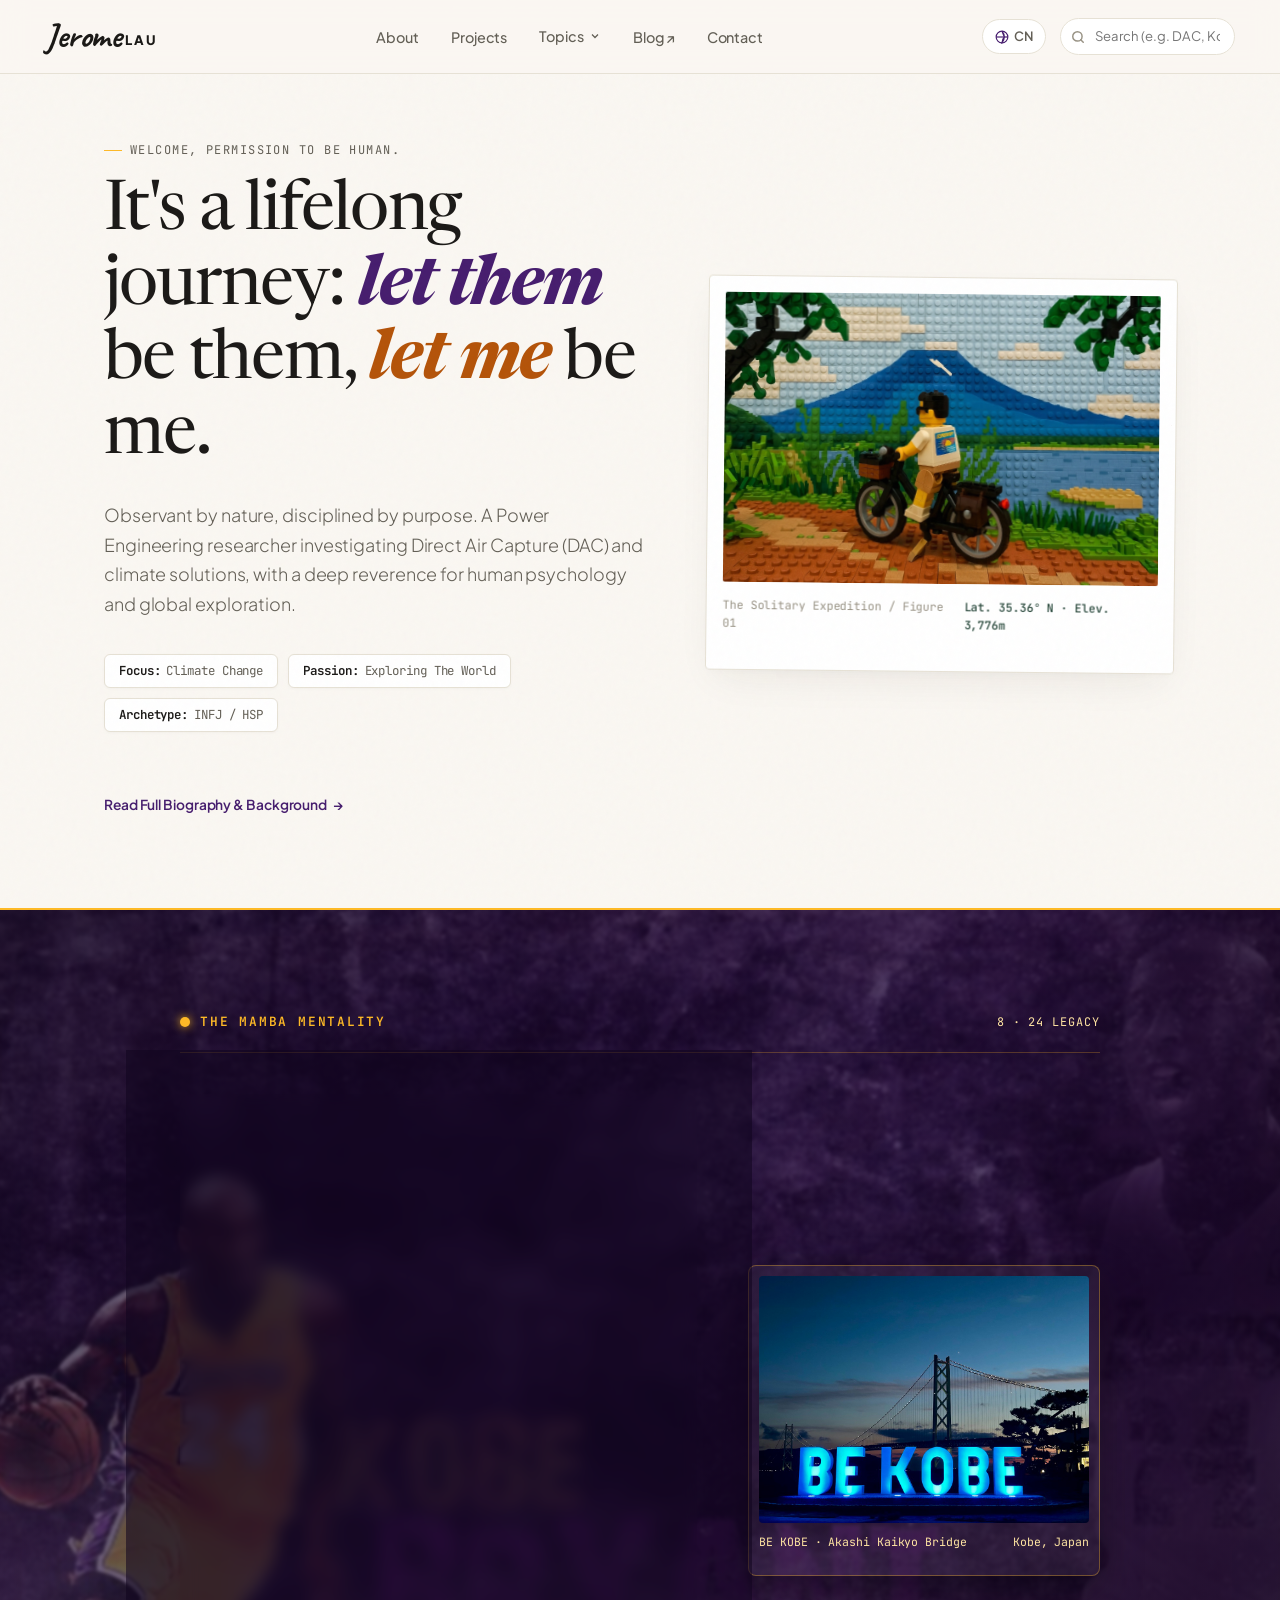
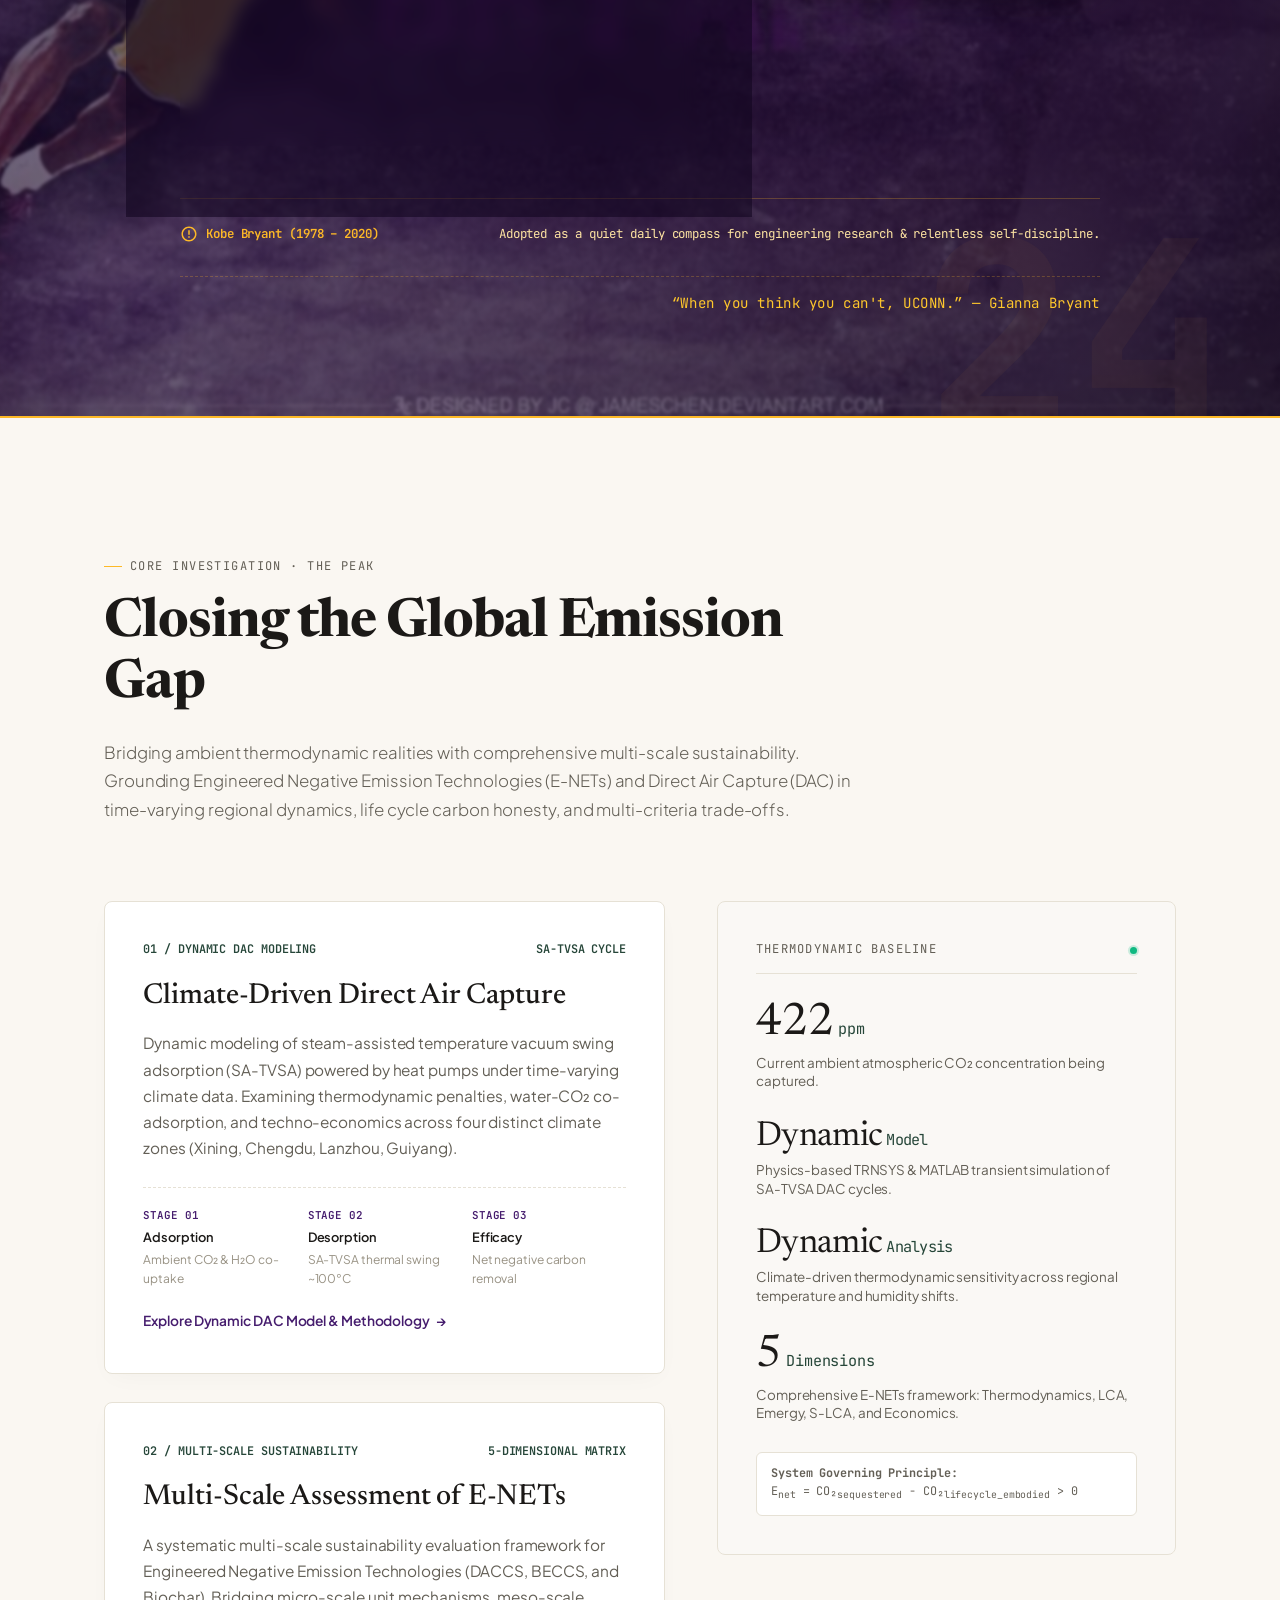
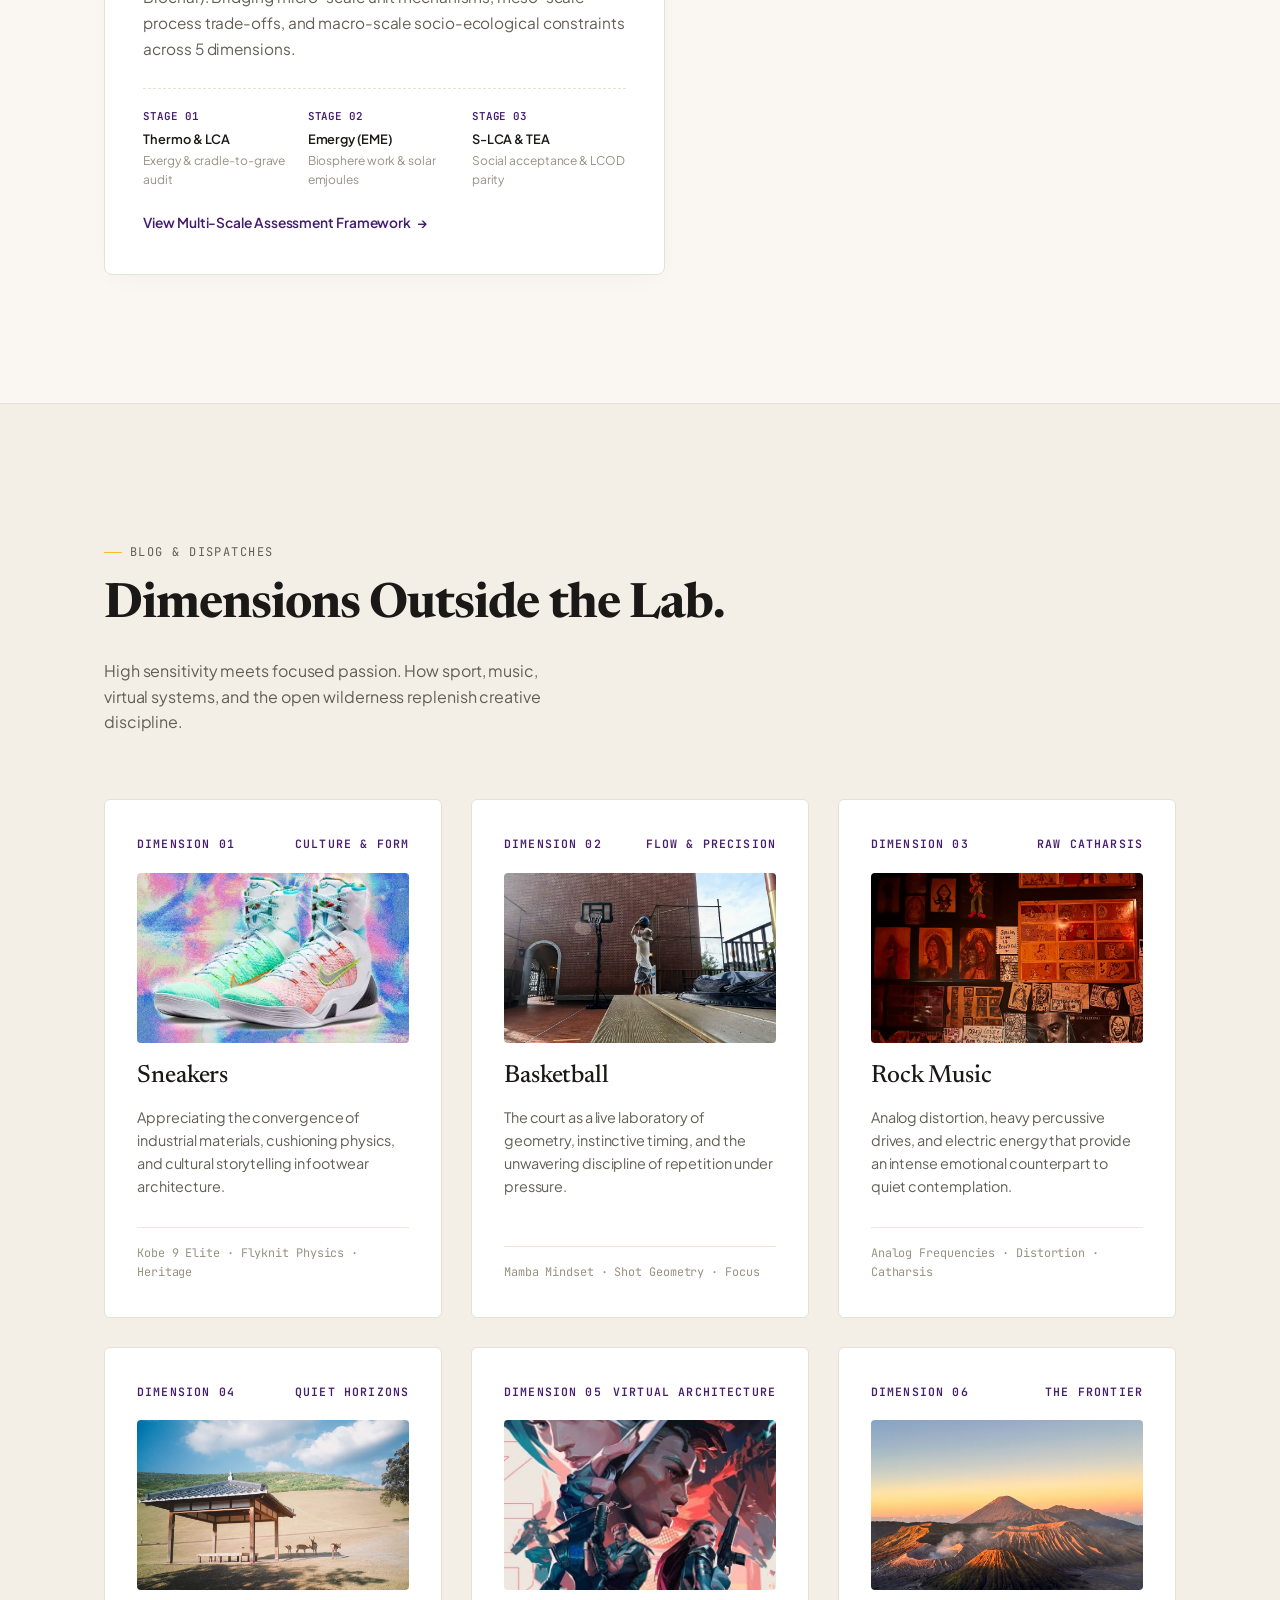
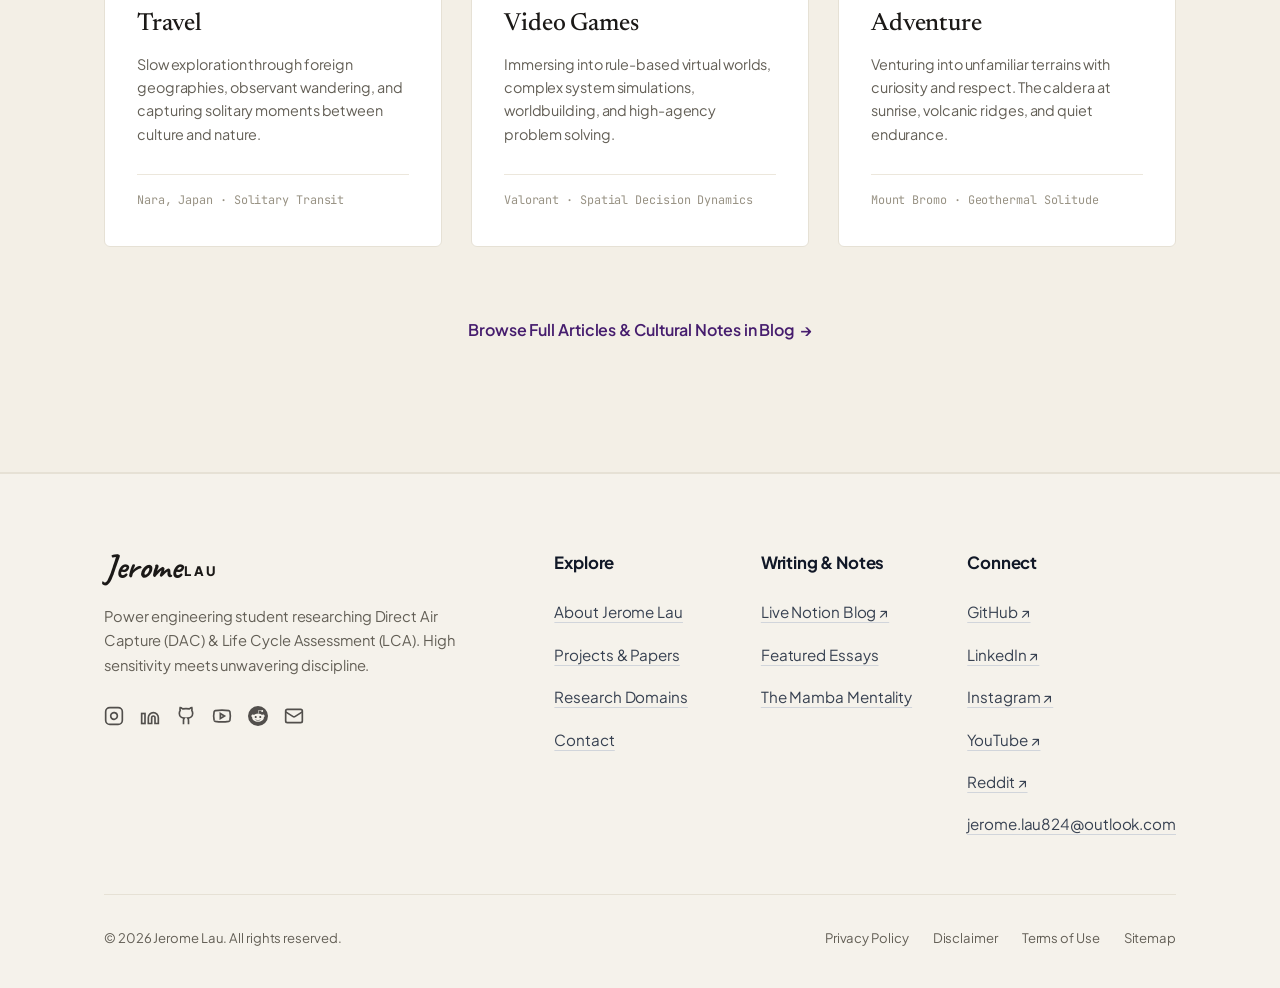
<file: index.html>
<!doctype html>
<html lang="en">
<head>
  <meta charset="utf-8">
  <meta name="viewport" content="width=device-width, initial-scale=1, viewport-fit=cover">
  <title>Jerome Lau · Engineering, Mindset & Horizons</title>
  <meta name="description" content="Personal monograph of Jerome Lau: Power Engineering researcher investigating Direct Air Capture (DAC) and Life Cycle Assessment (LCA). INFJ / HSP.">
  
  <!-- Typography: Newsreader (Editorial Serif), Plus Jakarta Sans, JetBrains Mono, and Caveat (Handwritten Signature) -->
  <link rel="preconnect" href="https://fonts.googleapis.com">
  <link rel="preconnect" href="https://fonts.gstatic.com" crossorigin>
  <link href="https://fonts.googleapis.com/css2?family=Caveat:wght@600;700&family=JetBrains+Mono:wght@400;500;600&family=Newsreader:ital,opsz,wght@0,6..72,300..700;1,6..72,300..500&family=Plus+Jakarta+Sans:wght@300;400;500;600;700&display=swap" rel="stylesheet">
  
  <link rel="stylesheet" href="scrollcraft.css?v=3">
  
  <style>
    :root {
      --sc-canvas: #FAF7F2;
      --sc-surface: #FFFFFF;
      --sc-surface-alt: #F3EFE6;
      --sc-surface-card: #FAF8F5;
      --sc-footer-bg: #F5F2EB;
      --sc-ink: #1B1917;
      --sc-ink-soft: #635F56;
      --sc-ink-faint: #989284;
      --sc-line: #E6E1D5;
      --sc-line-light: #ECE7DC;
      
      --sc-accent: #264639;       /* Deep evergreen (Clean energy & DAC) */
      --sc-accent-fuji: #274D6E;  /* Alpine indigo */
      
      /* Lakers & Mamba Palette */
      --lakers-purple-deep: #2A1042;
      --lakers-purple: #461D6E;
      --lakers-purple-light: #5A278C;
      --lakers-gold: #FDB927;
      --lakers-gold-bright: #FFC72C;
      --lakers-gold-soft: #FFE5A3;
      
      --sc-font-display: "Newsreader", Georgia, serif;
      --sc-font-text: "Plus Jakarta Sans", -apple-system, BlinkMacSystemFont, "Segoe UI", sans-serif;
      --sc-font-mono: "JetBrains Mono", monospace;
      --sc-font-sig: "Caveat", cursive;
    }

    * {
      box-sizing: border-box;
      margin: 0;
      padding: 0;
    }

    html {
      scroll-behavior: smooth;
    }

    body {
      background-color: var(--sc-canvas);
      color: var(--sc-ink);
      font-family: var(--sc-font-text);
      -webkit-font-smoothing: antialiased;
      line-height: 1.6;
      overflow-x: hidden;
    }

    ::selection {
      background-color: #EBD6CA;
      color: var(--sc-ink);
    }

    /* Grain Overlay */
    .editorial-grain {
      position: fixed;
      inset: 0;
      pointer-events: none;
      z-index: 99;
      opacity: 0.025;
      background-image: url("data:image/svg+xml,%3Csvg viewBox='0 0 200 200' xmlns='http://www.w3.org/2000/svg'%3E%3Cfilter id='noiseFilter'%3E%3CfeTurbulence type='fractalNoise' baseFrequency='0.8' numOctaves='3' stitchTiles='stitch'/%3E%3C/filter%3E%3Crect width='100%25' height='100%25' filter='url(%23noiseFilter)'/%3E%3C/svg%3E");
    }

    /* Progress indicator */
    [data-sc-progress] {
      position: fixed;
      top: 0;
      left: 0;
      height: 3px;
      background: var(--lakers-gold);
      z-index: 1000;
      width: 0%;
      transition: width 0.05s ease-out;
    }

    /* =========================================================================
       TOP NAVIGATION BAR
       - Left: Handwritten Signature Brand Mark -> Jumps to index.html (Home)
       - Center: Links to SUBPAGES (About, Topics, Blog, Connect)
       - Right: Search Box + Direct Connect Button
       ========================================================================= */
    .site-nav {
      position: fixed;
      top: 0;
      left: 0;
      right: 0;
      height: 74px;
      display: flex;
      align-items: center;
      justify-content: space-between;
      padding: 0 clamp(1.2rem, 3.5vw, 3.5rem);
      z-index: 900;
      backdrop-filter: blur(14px);
      -webkit-backdrop-filter: blur(14px);
      background: rgba(250, 247, 242, 0.90);
      border-bottom: 1px solid var(--sc-line);
      gap: 1.5rem;
    }

    /* Signature Style Brand Logo (Mel Robbins Inspired) */
    .brand-signature-mark {
      display: flex;
      align-items: baseline;
      gap: 4px;
      text-decoration: none;
      color: var(--sc-ink);
      transition: opacity 0.2s ease;
      flex-shrink: 0;
    }

    .brand-signature-mark:hover {
      opacity: 0.8;
    }

    .sig-script {
      font-family: var(--sc-font-sig);
      font-size: 2.15rem;
      font-weight: 700;
      line-height: 1;
      color: var(--sc-ink);
    }

    .sig-sans {
      font-family: var(--sc-font-text);
      font-size: 0.82rem;
      font-weight: 800;
      letter-spacing: 0.16em;
      color: var(--sc-ink);
      text-transform: uppercase;
      position: relative;
      top: -2px;
    }

    .nav-center-menu {
      display: flex;
      align-items: center;
      gap: clamp(1.2rem, 2.2vw, 2.5rem);
      list-style: none;
    }

    .nav-link {
      font-size: 0.9rem;
      font-weight: 500;
      color: var(--sc-ink-soft);
      text-decoration: none;
      position: relative;
      padding: 6px 2px;
      transition: color 0.2s ease;
    }

    .nav-link:hover,
    .nav-link.active {
      color: var(--sc-ink);
    }

    .nav-link::after {
      content: "";
      position: absolute;
      bottom: 0;
      left: 0;
      width: 0;
      height: 2px;
      background: var(--lakers-gold);
      transition: width 0.25s ease;
    }

    .nav-link:hover::after,
    .nav-link.active::after {
      width: 100%;
    }

    .nav-right-tools {
      display: flex;
      align-items: center;
      gap: 14px;
      flex-shrink: 0;
    }

    /* Search Box in Navbar */
    .nav-search-wrap {
      position: relative;
      display: flex;
      align-items: center;
    }

    .nav-search-input {
      background: var(--sc-surface);
      border: 1px solid var(--sc-line);
      border-radius: 99px;
      padding: 7px 14px 7px 34px;
      font-size: 0.82rem;
      color: var(--sc-ink);
      font-family: inherit;
      outline: none;
      width: 175px;
      transition: all 0.25s ease;
    }

    .nav-search-input:focus {
      width: 230px;
      border-color: var(--lakers-purple);
      box-shadow: 0 0 0 3px rgba(70, 29, 110, 0.08);
    }

    .nav-search-icon {
      position: absolute;
      left: 11px;
      width: 14px;
      height: 14px;
      color: var(--sc-ink-faint);
      pointer-events: none;
    }

    .nav-cta-btn {
      font-size: 0.82rem;
      font-weight: 600;
      color: var(--lakers-purple);
      text-decoration: none;
      padding: 7px 18px;
      background: rgba(70, 29, 110, 0.06);
      border: 1px solid rgba(70, 29, 110, 0.2);
      border-radius: 99px;
      transition: all 0.2s ease;
    }

    .nav-cta-btn:hover {
      background: var(--lakers-purple);
      color: var(--lakers-gold);
    }

    /* General Layout */
    .container {
      max-width: 1200px;
      margin: 0 auto;
      padding: 0 clamp(1.5rem, 5vw, 4rem);
    }

    .editorial-kicker {
      font-family: var(--sc-font-mono);
      font-size: 0.75rem;
      text-transform: uppercase;
      letter-spacing: 0.12em;
      color: var(--sc-ink-soft);
      margin-bottom: 1rem;
      display: inline-flex;
      align-items: center;
      gap: 8px;
    }

    .editorial-kicker::before {
      content: "";
      width: 18px;
      height: 1px;
      background: var(--lakers-gold);
    }

    /* =========================================================================
       ACT 1: HERO
       ========================================================================= */
    .hero-section {
      min-height: 100vh;
      padding-top: 130px;
      padding-bottom: 90px;
      display: flex;
      flex-direction: column;
      justify-content: center;
      position: relative;
      background: var(--sc-canvas);
    }

    .hero-grid {
      display: grid;
      grid-template-columns: 1.15fr 1fr;
      gap: clamp(2rem, 5vw, 5rem);
      align-items: center;
    }

    .hero-title {
      font-family: var(--sc-font-display);
      font-size: clamp(2.8rem, 5.4vw, 4.8rem);
      line-height: 1.08;
      font-weight: 400;
      color: var(--sc-ink);
      letter-spacing: -0.025em;
      margin-bottom: 1.6rem;
    }

    .hero-title em {
      font-style: italic;
      color: var(--sc-accent);
      font-weight: 300;
    }

    .hero-highlight-them {
      font-style: italic;
      font-weight: 700;
      color: var(--lakers-purple);
    }

    .hero-highlight-me {
      font-style: italic;
      font-weight: 700;
      color: #B45309;
    }

    .hero-lead {
      font-size: clamp(1.05rem, 1.4vw, 1.25rem);
      color: var(--sc-ink-soft);
      font-weight: 300;
      line-height: 1.65;
      max-width: 540px;
      margin-bottom: 2.2rem;
    }

    .hero-badges {
      display: flex;
      flex-wrap: wrap;
      gap: 10px;
      margin-bottom: 2.5rem;
    }

    .hero-badge {
      display: inline-flex;
      align-items: center;
      gap: 6px;
      padding: 6px 14px;
      background: var(--sc-surface);
      border: 1px solid var(--sc-line);
      border-radius: 6px;
      font-family: var(--sc-font-mono);
      font-size: 0.78rem;
      color: var(--sc-ink-soft);
      box-shadow: 0 1px 3px rgba(0,0,0,0.03);
    }

    .hero-badge b {
      color: var(--sc-ink);
      font-weight: 600;
    }

    /* Lego Visual Frame */
    .hero-visual-frame {
      position: relative;
      background: var(--sc-surface);
      padding: 16px 16px 36px 16px;
      border-radius: 4px;
      border: 1px solid var(--sc-line);
      box-shadow: 0 16px 38px -12px rgba(40, 36, 30, 0.08), 0 3px 8px rgba(0,0,0,0.02);
      transform: rotate(0.6deg);
      transition: transform 0.4s cubic-bezier(0.16, 1, 0.3, 1);
    }

    .hero-visual-frame:hover {
      transform: rotate(0deg) scale(1.01);
    }

    .hero-image-wrap {
      position: relative;
      overflow: hidden;
      border-radius: 2px;
      aspect-ratio: 3/2;
      background: var(--sc-surface-alt);
    }

    .hero-image-wrap img {
      width: 100%;
      height: 100%;
      object-fit: cover;
      display: block;
      transition: transform 0.6s cubic-bezier(0.16, 1, 0.3, 1);
    }

    .hero-caption {
      margin-top: 14px;
      display: flex;
      justify-content: space-between;
      align-items: center;
      font-family: var(--sc-font-mono);
      font-size: 0.72rem;
      color: var(--sc-ink-faint);
    }

    .hero-caption span:last-child {
      color: var(--sc-accent);
      font-weight: 500;
    }

    /* =========================================================================
       ACT 2: THE CREED (LAKERS PURPLE & GOLD + KOBE BRYANT BACKGROUND)
       ========================================================================= */
    .creed-act {
      position: relative;
      background: #19092B;
      color: #FFFFFF;
      padding: clamp(5.5rem, 8vw, 8rem) 0;
      border-top: 2px solid var(--lakers-gold);
      border-bottom: 2px solid var(--lakers-gold);
      overflow: hidden;
      box-shadow: inset 0 0 80px rgba(0, 0, 0, 0.4);
    }

    .creed-bg-image {
      position: absolute;
      inset: -10px;
      background-image: url('assets/kobe-creed-bg.jpg');
      background-size: cover;
      background-position: center center;
      filter: blur(1.5px);
      -webkit-filter: blur(1.5px);
      opacity: 0.82;
      z-index: 1;
      pointer-events: none;
    }

    .creed-bg-overlay {
      position: absolute;
      inset: 0;
      background: linear-gradient(135deg, rgba(20, 7, 34, 0.58) 0%, rgba(45, 17, 72, 0.35) 45%, rgba(18, 6, 30, 0.65) 100%);
      z-index: 2;
      pointer-events: none;
    }

    .mamba-watermark {
      position: absolute;
      right: 4%;
      bottom: -4%;
      font-family: var(--sc-font-mono);
      font-weight: 700;
      font-size: clamp(8rem, 20vw, 18rem);
      line-height: 1;
      color: rgba(253, 185, 39, 0.04);
      user-select: none;
      pointer-events: none;
      z-index: 2;
    }

    .creed-stage-inner {
      position: relative;
      z-index: 3;
      max-width: 920px;
      margin: 0 auto;
    }

    .creed-header-bar {
      display: flex;
      justify-content: space-between;
      align-items: center;
      margin-bottom: 2.6rem;
      padding-bottom: 1.2rem;
      border-bottom: 1px solid rgba(253, 185, 39, 0.25);
    }

    .creed-badge-lakers {
      display: inline-flex;
      align-items: center;
      gap: 10px;
      font-family: var(--sc-font-mono);
      font-size: 0.8rem;
      font-weight: 600;
      color: var(--lakers-gold);
      letter-spacing: 0.14em;
      text-transform: uppercase;
    }

    .creed-badge-lakers::before {
      content: "";
      width: 10px;
      height: 10px;
      border-radius: 50%;
      background: var(--lakers-gold);
      box-shadow: 0 0 10px var(--lakers-gold);
    }

    .creed-mamba-spec {
      font-family: var(--sc-font-mono);
      font-size: 0.74rem;
      color: var(--lakers-gold-soft);
      letter-spacing: 0.08em;
    }

    .creed-quote-box {
      display: flex;
      flex-direction: column;
      gap: 1.6rem;
      position: relative;
      background: rgba(18, 6, 32, 0.58);
      backdrop-filter: blur(8px);
      -webkit-backdrop-filter: blur(8px);
      padding: clamp(1.8rem, 2.8vw, 2.4rem);
      border-radius: 12px;
      border: 1px solid rgba(253, 185, 39, 0.25);
      box-shadow: 0 16px 36px rgba(0, 0, 0, 0.45);
    }

    .creed-quote-box::before {
      content: "“";
      position: absolute;
      top: -45px;
      left: -40px;
      font-family: var(--sc-font-display);
      font-size: 8rem;
      line-height: 1;
      color: rgba(253, 185, 39, 0.15);
      pointer-events: none;
    }

    .creed-text-line {
      font-family: var(--sc-font-display);
      font-size: clamp(1.4rem, 2.5vw, 2.2rem);
      line-height: 1.38;
      font-weight: 300;
      color: rgba(255, 255, 255, 0.88);
      text-shadow: 0 2px 4px rgba(0, 0, 0, 0.3);
      position: relative;
    }

    .creed-text-line.emphasis {
      color: #FFFFFF;
      font-weight: 400;
    }

    .creed-text-line.punchline-gold {
      font-size: clamp(2.2rem, 4.2vw, 3.6rem);
      font-weight: 600;
      color: #FFFFFF;
      margin-top: 1.2rem;
      letter-spacing: -0.015em;
      line-height: 1.2;
      text-shadow: 0 0 20px rgba(255, 255, 255, 0.2), 0 3px 6px rgba(0,0,0,0.5);
    }

    .creed-text-line.punchline-gold em {
      font-style: italic;
      color: var(--lakers-gold);
      border-bottom: 2px solid var(--lakers-gold);
      padding-bottom: 2px;
      text-shadow: 0 0 24px rgba(253, 185, 39, 0.6);
    }

    .creed-footer-tribute {
      margin-top: 3.2rem;
      padding-top: 1.6rem;
      border-top: 1px solid rgba(253, 185, 39, 0.25);
      display: flex;
      justify-content: space-between;
      flex-wrap: wrap;
      align-items: center;
      gap: 1rem;
      font-family: var(--sc-font-mono);
      font-size: 0.78rem;
    }

    .tribute-author {
      color: var(--lakers-gold);
      font-weight: 600;
      display: flex;
      align-items: center;
      gap: 8px;
    }

    .tribute-subtext {
      color: var(--lakers-gold-soft);
      font-weight: 400;
    }

    /* =========================================================================
       ACT 3: THE PEAK · TOPICS (Direct Air Capture & Life Cycle Assessment)
       ========================================================================= */
    .peak-section {
      padding: clamp(6rem, 10vw, 9.5rem) 0;
      background: var(--sc-canvas);
      position: relative;
    }

    .peak-header {
      max-width: 780px;
      margin-bottom: clamp(3.5rem, 6vw, 5.5rem);
    }

    .peak-title {
      font-family: var(--sc-font-display);
      font-size: clamp(2.4rem, 4.2vw, 3.6rem);
      line-height: 1.15;
      letter-spacing: -0.02em;
      margin-bottom: 1.4rem;
      color: var(--sc-ink);
    }

    .peak-desc {
      font-size: clamp(1.05rem, 1.3vw, 1.2rem);
      color: var(--sc-ink-soft);
      font-weight: 300;
      line-height: 1.7;
    }

    .peak-grid {
      display: grid;
      grid-template-columns: 1.1fr 0.9fr;
      gap: clamp(2rem, 4vw, 3.5rem);
      align-items: start;
    }

    .card-deck {
      display: flex;
      flex-direction: column;
      gap: 1.8rem;
    }

    .engineering-card {
      background: var(--sc-surface);
      border: 1px solid var(--sc-line);
      border-radius: 8px;
      padding: clamp(1.8rem, 3vw, 2.6rem);
      position: relative;
      box-shadow: 0 8px 24px -8px rgba(35, 30, 20, 0.04);
      transition: border-color 0.3s ease, box-shadow 0.3s ease;
    }

    .engineering-card:hover {
      border-color: var(--sc-accent);
      box-shadow: 0 14px 34px -8px rgba(38, 70, 57, 0.08);
    }

    .card-meta-bar {
      display: flex;
      justify-content: space-between;
      align-items: center;
      margin-bottom: 1.2rem;
      font-family: var(--sc-font-mono);
      font-size: 0.74rem;
      color: var(--sc-accent);
      font-weight: 600;
    }

    .card-title {
      font-family: var(--sc-font-display);
      font-size: 1.8rem;
      font-weight: 500;
      color: var(--sc-ink);
      line-height: 1.25;
      margin-bottom: 1rem;
    }

    .card-body {
      font-size: 0.96rem;
      color: var(--sc-ink-soft);
      line-height: 1.7;
      margin-bottom: 1.6rem;
    }

    .flow-steps {
      display: grid;
      grid-template-columns: repeat(3, 1fr);
      gap: 10px;
      padding-top: 1.2rem;
      border-top: 1px dashed var(--sc-line);
    }

    .flow-step-item {
      font-size: 0.8rem;
    }

    .flow-step-num {
      font-family: var(--sc-font-mono);
      font-size: 0.68rem;
      color: var(--lakers-purple);
      font-weight: 600;
      display: block;
      margin-bottom: 3px;
    }

    .flow-step-name {
      font-weight: 600;
      color: var(--sc-ink);
    }

    /* Telemetry Sidebar */
    .telemetry-sidebar {
      background: var(--sc-surface-card);
      border: 1px solid var(--sc-line);
      border-radius: 8px;
      padding: clamp(1.8rem, 3vw, 2.6rem);
      position: sticky;
      top: 110px;
    }

    .telemetry-title {
      font-family: var(--sc-font-mono);
      font-size: 0.76rem;
      text-transform: uppercase;
      letter-spacing: 0.1em;
      color: var(--sc-ink-soft);
      margin-bottom: 1.8rem;
      padding-bottom: 0.8rem;
      border-bottom: 1px solid var(--sc-line);
      display: flex;
      justify-content: space-between;
      align-items: center;
    }

    .telemetry-live-dot {
      display: inline-block;
      width: 7px;
      height: 7px;
      background: #10B981;
      border-radius: 50%;
      box-shadow: 0 0 0 2px rgba(16, 185, 129, 0.2);
    }

    .stat-row {
      margin-bottom: 1.8rem;
    }

    .stat-val {
      font-family: var(--sc-font-display);
      font-size: 2.8rem;
      line-height: 1;
      color: var(--sc-ink);
      font-weight: 400;
      margin-bottom: 0.4rem;
    }

    .stat-val.stat-val-text {
      font-size: 2.15rem;
      letter-spacing: -0.02em;
    }

    .stat-val small {
      font-family: var(--sc-font-mono);
      font-size: 0.95rem;
      color: var(--sc-accent);
      margin-left: 4px;
    }

    .stat-label {
      font-size: 0.84rem;
      color: var(--sc-ink-soft);
      line-height: 1.4;
    }

    .stat-formula-pill {
      margin-top: 1.6rem;
      padding: 12px 14px;
      background: var(--sc-surface);
      border: 1px solid var(--sc-line);
      border-radius: 6px;
      font-family: var(--sc-font-mono);
      font-size: 0.74rem;
      color: var(--sc-ink-soft);
      line-height: 1.5;
    }

    .view-subpage-btn {
      display: inline-flex;
      align-items: center;
      gap: 6px;
      margin-top: 1.4rem;
      font-size: 0.86rem;
      font-weight: 600;
      color: var(--lakers-purple);
      text-decoration: none;
      transition: gap 0.2s ease;
    }

    .view-subpage-btn:hover {
      gap: 10px;
    }

    /* =========================================================================
       ACT 4: BLOG & DIMENSIONS
       ========================================================================= */
    .spectrum-section {
      padding: clamp(6rem, 10vw, 8.5rem) 0;
      background: var(--sc-surface-alt);
      border-top: 1px solid var(--sc-line);
      border-bottom: 1px solid var(--sc-line);
    }

    .spectrum-header {
      display: flex;
      justify-content: space-between;
      align-items: flex-end;
      margin-bottom: clamp(3rem, 5vw, 4.5rem);
      flex-wrap: wrap;
      gap: 1.5rem;
    }

    .spectrum-title {
      font-family: var(--sc-font-display);
      font-size: clamp(2.2rem, 3.8vw, 3.2rem);
      line-height: 1.15;
      letter-spacing: -0.02em;
    }

    .spectrum-sub {
      font-size: 1rem;
      color: var(--sc-ink-soft);
      max-width: 440px;
    }

    .spectrum-grid {
      display: grid;
      grid-template-columns: repeat(auto-fit, minmax(320px, 1fr));
      gap: 1.8rem;
    }

    .spectrum-item {
      background: var(--sc-surface);
      border: 1px solid var(--sc-line);
      border-radius: 6px;
      padding: 2.2rem 2rem;
      display: flex;
      flex-direction: column;
      justify-content: space-between;
      transition: transform 0.3s ease, border-color 0.3s ease, box-shadow 0.3s ease;
      min-height: 240px;
    }

    .spectrum-item:hover {
      transform: translateY(-4px);
      border-color: var(--lakers-purple);
      box-shadow: 0 12px 28px -6px rgba(70, 29, 110, 0.08);
    }

    .spectrum-icon-tag {
      font-family: var(--sc-font-mono);
      font-size: 0.72rem;
      text-transform: uppercase;
      letter-spacing: 0.1em;
      color: var(--lakers-purple);
      font-weight: 600;
      margin-bottom: 1.2rem;
      display: flex;
      justify-content: space-between;
      align-items: center;
    }

    .spectrum-item-title {
      font-family: var(--sc-font-display);
      font-size: 1.55rem;
      font-weight: 500;
      color: var(--sc-ink);
      line-height: 1.25;
      margin-bottom: 0.8rem;
    }

    .spectrum-item-desc {
      font-size: 0.9rem;
      color: var(--sc-ink-soft);
      line-height: 1.6;
    }

    .spectrum-item-footer {
      margin-top: 1.8rem;
      padding-top: 1rem;
      border-top: 1px solid var(--sc-line-light);
      font-family: var(--sc-font-mono);
      font-size: 0.74rem;
      color: var(--sc-ink-faint);
    }

    /* =========================================================================
       EDITORIAL FOOTER: Brand on Left, 3 Columns on Right
       ========================================================================= */
    .site-footer {
      background: var(--sc-footer-bg);
      border-top: 1px solid var(--sc-line);
      padding: clamp(4rem, 6vw, 5.5rem) 0 2.5rem 0;
      color: var(--sc-ink);
    }

    .footer-main-row {
      display: grid;
      grid-template-columns: 1.15fr 1.85fr;
      gap: clamp(2.5rem, 5vw, 5rem);
      align-items: start;
      margin-bottom: 3.5rem;
    }

    .footer-brand-side {
      max-width: 360px;
    }

    .footer-bio {
      margin-top: 1.2rem;
      font-size: 0.92rem;
      color: var(--sc-ink-soft);
      line-height: 1.65;
    }

    .footer-social-row {
      display: flex;
      align-items: center;
      gap: 16px;
      margin-top: 1.8rem;
    }

    .footer-social-btn {
      color: var(--sc-ink);
      opacity: 0.75;
      transition: all 0.2s ease;
      display: inline-flex;
      align-items: center;
      justify-content: center;
    }

    .footer-social-btn:hover {
      opacity: 1;
      transform: translateY(-2px);
      color: var(--lakers-purple);
    }

    /* Right Side 3 Columns */
    .footer-nav-three-cols {
      display: grid;
      grid-template-columns: repeat(3, 1fr);
      gap: clamp(1.5rem, 3vw, 2.8rem);
    }

    .footer-col-heading {
      font-family: var(--sc-font-text);
      font-size: 1.05rem;
      font-weight: 700;
      color: #111827;
      margin-bottom: 1.25rem;
      letter-spacing: -0.01em;
    }

    .footer-col-links {
      list-style: none !important;
      list-style-type: none !important;
      padding: 0 !important;
      margin: 0 !important;
      display: flex;
      flex-direction: column;
      gap: 0.85rem;
    }

    .footer-col-links li {
      list-style: none !important;
      list-style-type: none !important;
      padding: 0 !important;
      margin: 0 !important;
    }

    .footer-text-link {
      font-family: var(--sc-font-text);
      font-size: 0.95rem;
      color: #374151;
      text-decoration: underline;
      text-underline-offset: 4px;
      text-decoration-color: #D1D5DB;
      transition: all 0.2s ease;
      display: inline-block;
    }

    .footer-text-link:hover {
      color: #111827;
      text-decoration-color: #111827;
    }

    /* Bottom Copyright & Legal Strip */
    .footer-bottom-strip {
      border-top: 1px solid var(--sc-line);
      padding-top: 2rem;
      display: flex;
      justify-content: space-between;
      align-items: center;
      flex-wrap: wrap;
      gap: 1rem;
      font-size: 0.82rem;
      color: var(--sc-ink-soft);
    }

    .footer-legal-menu {
      display: flex;
      gap: 1.5rem;
      flex-wrap: wrap;
    }

    .footer-legal-menu a {
      color: var(--sc-ink-soft);
      text-decoration: none;
      transition: color 0.2s ease;
    }

    .footer-legal-menu a:hover {
      color: var(--sc-ink);
      text-decoration: underline;
    }

    /* Responsive */
    @media (max-width: 960px) {
      .nav-center-menu {
        display: none;
      }
      .footer-main-row {
        grid-template-columns: 1fr;
        gap: 3rem;
      }
      .footer-brand-side {
        max-width: none;
      }
    }

    @media (max-width: 640px) {
      .footer-nav-three-cols {
        grid-template-columns: 1fr;
        gap: 2.2rem;
      }
      .hero-grid {
        grid-template-columns: 1fr;
      }
      .peak-grid {
        grid-template-columns: 1fr;
      }
      .telemetry-sidebar {
        position: static;
      }
      .flow-steps {
        grid-template-columns: 1fr;
      }
    }
  </style>
</head>
<body>

  <!-- Editorial Grain -->
  <div class="editorial-grain" aria-hidden="true"></div>

  <!-- Progress Bar -->
  <span data-sc-progress></span>

  <!-- ===================================================================
       TOP NAVIGATION BAR
       - Left: Handwritten Signature Brand Mark -> index.html
       - Center: Subpage Links (About, Topics, Blog, Connect)
       - Right: Live Search Box + Direct Connect Button
       =================================================================== -->
  <header>
    <nav class="site-nav">
      <!-- Left: Signature style logo -> Jumps to Home index.html -->
      <a href="index.html" class="brand-signature-mark" title="Return to Homepage">
        <span class="sig-script">Jerome</span>
        <span class="sig-sans">LAU</span>
      </a>

      <!-- Center: SUBPAGE NAV LINKS -->
      <ul class="nav-center-menu">
        <li><a href="about.html" class="nav-link">About</a></li>
        <li><a href="projects.html" class="nav-link">Projects</a></li>
        
        <!-- Topics Dropdown (Image 4 Reference) -->
        <li class="nav-item-dropdown">
          <a href="topics.html" class="nav-link nav-dropdown-trigger">
            <span>Topics</span>
            <svg class="dropdown-chevron" viewBox="0 0 24 24" fill="none" stroke="currentColor"><polyline points="6 9 12 15 18 9"></polyline></svg>
          </a>
          <div class="nav-dropdown-menu">
            <a href="topics.html#topic-01" class="dropdown-item">
              <span>Observations & Systems</span>
              <span class="dropdown-item-num">01</span>
            </a>
            <a href="topics.html#topic-02" class="dropdown-item">
              <span>Psychology & Inner Architecture</span>
              <span class="dropdown-item-num">02</span>
            </a>
            <a href="topics.html#topic-03" class="dropdown-item">
              <span>Personal Growth & Discipline</span>
              <span class="dropdown-item-num">03</span>
            </a>
            <a href="topics.html#topic-04" class="dropdown-item">
              <span>Contemporary Dialogues</span>
              <span class="dropdown-item-num">04</span>
            </a>
            <a href="topics.html#topic-05" class="dropdown-item">
              <span>Book Reflections & Margins</span>
              <span class="dropdown-item-num">05</span>
            </a>
            <div class="dropdown-divider"></div>
            <a href="topics.html" class="dropdown-item dropdown-item-all">
              <span>All Topics</span>
              <span>→</span>
            </a>
          </div>
        </li>

        <li><a href="https://notionnext-website.vercel.app/" target="_blank" rel="noopener noreferrer" class="nav-link" title="Open Notion Blog">Blog ↗</a></li>
        <li><a href="contact.html" class="nav-link">Contact</a></li>
      </ul>

      <!-- Right: Language Switch + Search Box + Mobile Menu Toggle -->
      <div class="nav-right-tools">
        <a href="index-zh.html" class="nav-lang-btn" title="切换至中文版">
          <svg width="14" height="14" viewBox="0 0 24 24" fill="none" stroke="currentColor" stroke-width="2"><circle cx="12" cy="12" r="10"></circle><line x1="2" y1="12" x2="22" y2="12"></line><path d="M12 2a15.3 15.3 0 0 1 4 10 15.3 15.3 0 0 1-4 10 15.3 15.3 0 0 1 4-10z"></path></svg>
          <span>CN</span>
        </a>

        <div class="nav-search-wrap">
          <svg class="nav-search-icon" viewBox="0 0 24 24" fill="none" stroke="currentColor" stroke-width="2.5" stroke-linecap="round" stroke-linejoin="round">
            <circle cx="11" cy="11" r="8"></circle>
            <line x1="21" y1="21" x2="16.65" y2="16.65"></line>
          </svg>
          <input type="text" id="siteSearchInput" class="nav-search-input" placeholder="Search (e.g. DAC, Kobe)..." autocomplete="off">
        </div>
        <button class="mobile-menu-toggle" id="mobileMenuToggle" aria-label="Toggle navigation menu" aria-expanded="false">
          <svg class="hamburger-icon" width="22" height="22" viewBox="0 0 24 24" fill="none" stroke="currentColor" stroke-width="2"><line x1="3" y1="6" x2="21" y2="6"></line><line x1="3" y1="12" x2="21" y2="12"></line><line x1="3" y1="18" x2="21" y2="18"></line></svg>
          <svg class="close-icon" width="22" height="22" viewBox="0 0 24 24" fill="none" stroke="currentColor" stroke-width="2" style="display:none;"><line x1="18" y1="6" x2="6" y2="18"></line><line x1="6" y1="6" x2="18" y2="18"></line></svg>
        </button>
      </div>
    </nav>
    <div class="mobile-nav-drawer" id="mobileNavDrawer" aria-hidden="true">
      <div class="mobile-nav-inner">
        <ul class="mobile-nav-links">
          <li><a href="index.html" class="mobile-nav-link active">Home</a></li>
          <li><a href="about.html" class="mobile-nav-link">About</a></li>
          <li><a href="projects.html" class="mobile-nav-link">Projects</a></li>
          <li><a href="topics.html" class="mobile-nav-link">Topics</a></li>
          <li><a href="https://notionnext-website.vercel.app/" target="_blank" rel="noopener noreferrer" class="mobile-nav-link">Blog ↗</a></li>
          <li><a href="contact.html" class="mobile-nav-link">Contact</a></li>
        </ul>
        <div class="mobile-lang-row">
          <span style="font-size:0.85rem; color:var(--sc-ink-soft);">Language / 语言:</span>
          <a href="index-zh.html" class="mobile-lang-pill">
            <svg width="14" height="14" viewBox="0 0 24 24" fill="none" stroke="currentColor" stroke-width="2"><circle cx="12" cy="12" r="10"></circle><line x1="2" y1="12" x2="22" y2="12"></line><path d="M12 2a15.3 15.3 0 0 1 4 10 15.3 15.3 0 0 1-4 10 15.3 15.3 0 0 1 4-10z"></path></svg>
            <span>中文版 (CN)</span>
          </a>
        </div>
        <div class="mobile-nav-footer">
          <p class="mobile-nav-tagline">“When you think you can't, UCONN.” — Gianna Bryant</p>
        </div>
      </div>
    </div>
  </header>

  <main>

    <!-- ===================================================================
         ACT 1: ABOUT & HERO · The Observer
         =================================================================== -->
    <section id="hero" class="hero-section">
      <div class="container">
        <div class="hero-grid">
          
          <div class="hero-copy">
            <div class="editorial-kicker">welcome, Permission to Be Human.</div>
            <h1 class="hero-title">
              It's a lifelong journey: <span class="hero-highlight-them">let them</span> be them, <span class="hero-highlight-me">let me</span> be me.
            </h1>
            <p class="hero-lead">
              Observant by nature, disciplined by purpose. A Power Engineering researcher investigating Direct Air Capture (DAC) and climate solutions, with a deep reverence for human psychology and global exploration.
            </p>

            <div class="hero-badges">
              <span class="hero-badge"><b>Focus:</b> Climate Change</span>
              <span class="hero-badge"><b>Passion:</b> Exploring The World</span>
              <span class="hero-badge"><b>Archetype:</b> INFJ / HSP</span>
            </div>

            <div>
              <a href="about.html" class="view-subpage-btn">
                <span>Read Full Biography & Background</span>
                <span>→</span>
              </a>
            </div>
          </div>

          <div class="hero-visual-col">
            <figure class="hero-visual-frame" data-sc-tilt="6">
              <div class="hero-image-wrap">
                <img src="assets/jeromesan-hero.jpg" alt="Lego explorer cyclist against Mount Fuji" width="1000" height="667" loading="eager">
              </div>
              <figcaption class="hero-caption">
                <span>The Solitary Expedition / Figure 01</span>
                <span>Lat. 35.36° N · Elev. 3,776m</span>
              </figcaption>
            </figure>
          </div>

        </div>
      </div>
    </section>

    <!-- ===================================================================
         ACT 2: THE CREED · LAKERS PURPLE & GOLD + KOBE BRYANT BACKGROUND
         =================================================================== -->
    <section id="the-creed" class="creed-act">
      <div class="creed-bg-image" aria-hidden="true"></div>
      <div class="creed-bg-overlay" aria-hidden="true"></div>
      <div class="mamba-watermark" aria-hidden="true">24</div>

      <div class="container">
        <div class="creed-stage-inner">
          
          <div class="creed-header-bar">
            <div class="creed-badge-lakers">
              <span>The Mamba Mentality</span>
            </div>
            <div class="creed-mamba-spec">
              <span>8 · 24 LEGACY</span>
            </div>
          </div>

          <div class="creed-layout-grid" style="display: grid; grid-template-columns: 1.25fr 0.85fr; gap: clamp(2rem, 4vw, 3.5rem); align-items: center;">
            <div class="creed-quote-box">
              <p class="creed-text-line">
                Those times when you get up early and you work hard.
              </p>
              <p class="creed-text-line">
                Those times you stay up late and you work hard.
              </p>
              <p class="creed-text-line emphasis">
                Those times when you don't feel like working. You're too tired. You don't want to push yourself, but you do it anyway...
              </p>
              <p class="creed-text-line punchline-gold">
                That is actually <em>the dream</em>.
              </p>
            </div>

            <!-- Authentic Photo: Be Kobe at Twilight -->
            <figure style="background: rgba(255,255,255,0.06); border: 1px solid rgba(253, 185, 39, 0.35); border-radius: 8px; padding: 10px 10px 24px 10px; box-shadow: 0 16px 40px rgba(0,0,0,0.4); margin: 0;">
              <div style="border-radius: 4px; overflow: hidden; aspect-ratio: 4/3;">
                <img src="assets/kobe-bekobe.jpg" alt="BE KOBE monument at twilight with Akashi Kaikyo Bridge" style="width: 100%; height: 100%; object-fit: cover; display: block;" loading="lazy">
              </div>
              <figcaption style="margin-top: 10px; font-family: var(--sc-font-mono); font-size: 0.72rem; color: var(--lakers-gold-soft); display: flex; justify-content: space-between;">
                <span>BE KOBE · Akashi Kaikyo Bridge</span>
                <span>Kobe, Japan</span>
              </figcaption>
            </figure>
          </div>

          <footer class="creed-footer-tribute">
            <div class="tribute-author">
              <svg width="18" height="18" viewBox="0 0 24 24" fill="currentColor">
                <path d="M12 2C6.48 2 2 6.48 2 12s4.48 10 10 10 10-4.48 10-10S17.52 2 12 2zm0 18c-4.41 0-8-3.59-8-8s3.59-8 8-8 8 3.59 8 8-3.59 8-8 8zm-1-13h2v6h-2zm0 8h2v2h-2z"/>
              </svg>
              <span>Kobe Bryant (1978 – 2020)</span>
            </div>
            <div class="tribute-subtext">
              Adopted as a quiet daily compass for engineering research & relentless self-discipline.
            </div>
            <div class="tribute-quote-gigi" style="width: 100%; margin-top: 1rem; padding-top: 0.9rem; border-top: 1px dashed rgba(253, 185, 39, 0.25); font-family: var(--sc-font-mono); font-size: 0.88rem; color: var(--lakers-gold-bright); letter-spacing: 0.04em; text-align: right;">
              “When you think you can't, UCONN.” — Gianna Bryant
            </div>
          </footer>

        </div>
      </div>
    </section>

    <!-- ===================================================================
         ACT 3: THE PEAK · TOPICS PREVIEW
         =================================================================== -->
    <section id="research" class="peak-section">
      <div class="container">
        
        <header class="peak-header">
          <div class="editorial-kicker">Core Investigation · The Peak</div>
          <h2 class="peak-title">Closing the Global Emission Gap</h2>
          <p class="peak-desc">
            Bridging ambient thermodynamic realities with comprehensive multi-scale sustainability. Grounding Engineered Negative Emission Technologies (E-NETs) and Direct Air Capture (DAC) in time-varying regional dynamics, life cycle carbon honesty, and multi-criteria trade-offs.
          </p>
        </header>

        <div class="peak-grid">
          
          <div class="card-deck">
            
            <article class="engineering-card">
              <div class="card-meta-bar">
                <span>01 / DYNAMIC DAC MODELING</span>
                <span>SA-TVSA CYCLE</span>
              </div>
              <h3 class="card-title">Climate-Driven Direct Air Capture</h3>
              <p class="card-body">
                Dynamic modeling of steam-assisted temperature vacuum swing adsorption (SA-TVSA) powered by heat pumps under time-varying climate data. Examining thermodynamic penalties, water-CO₂ co-adsorption, and techno-economics across four distinct climate zones (Xining, Chengdu, Lanzhou, Guiyang).
              </p>

              <div class="flow-steps">
                <div class="flow-step-item">
                  <span class="flow-step-num">STAGE 01</span>
                  <span class="flow-step-name">Adsorption</span>
                  <div style="font-size:0.75rem; color:var(--sc-ink-faint); margin-top:2px;">Ambient CO₂ & H₂O co-uptake</div>
                </div>
                <div class="flow-step-item">
                  <span class="flow-step-num">STAGE 02</span>
                  <span class="flow-step-name">Desorption</span>
                  <div style="font-size:0.75rem; color:var(--sc-ink-faint); margin-top:2px;">SA-TVSA thermal swing ~100°C</div>
                </div>
                <div class="flow-step-item">
                  <span class="flow-step-num">STAGE 03</span>
                  <span class="flow-step-name">Efficacy</span>
                  <div style="font-size:0.75rem; color:var(--sc-ink-faint); margin-top:2px;">Net negative carbon removal</div>
                </div>
              </div>

              <a href="project-paper-dac-dynamic.html" class="view-subpage-btn">
                <span>Explore Dynamic DAC Model & Methodology</span>
                <span>→</span>
              </a>
            </article>

            <article class="engineering-card">
              <div class="card-meta-bar">
                <span>02 / MULTI-SCALE SUSTAINABILITY</span>
                <span>5-DIMENSIONAL MATRIX</span>
              </div>
              <h3 class="card-title">Multi-Scale Assessment of E-NETs</h3>
              <p class="card-body">
                A systematic multi-scale sustainability evaluation framework for Engineered Negative Emission Technologies (DACCS, BECCS, and Biochar). Bridging micro-scale unit mechanisms, meso-scale process trade-offs, and macro-scale socio-ecological constraints across 5 dimensions.
              </p>

              <div class="flow-steps">
                <div class="flow-step-item">
                  <span class="flow-step-num">STAGE 01</span>
                  <span class="flow-step-name">Thermo & LCA</span>
                  <div style="font-size:0.75rem; color:var(--sc-ink-faint); margin-top:2px;">Exergy & cradle-to-grave audit</div>
                </div>
                <div class="flow-step-item">
                  <span class="flow-step-num">STAGE 02</span>
                  <span class="flow-step-name">Emergy (EME)</span>
                  <div style="font-size:0.75rem; color:var(--sc-ink-faint); margin-top:2px;">Biosphere work & solar emjoules</div>
                </div>
                <div class="flow-step-item">
                  <span class="flow-step-num">STAGE 03</span>
                  <span class="flow-step-name">S-LCA & TEA</span>
                  <div style="font-size:0.75rem; color:var(--sc-ink-faint); margin-top:2px;">Social acceptance & LCOD parity</div>
                </div>
              </div>

              <a href="project-paper-nets-sustainability.html" class="view-subpage-btn">
                <span>View Multi-Scale Assessment Framework</span>
                <span>→</span>
              </a>
            </article>

          </div>

          <aside class="telemetry-sidebar">
            <div class="telemetry-title">
              <span>Thermodynamic Baseline</span>
              <span class="telemetry-live-dot"></span>
            </div>

            <div class="stat-row">
              <div class="stat-val">422<small>ppm</small></div>
              <div class="stat-label">Current ambient atmospheric CO₂ concentration being captured.</div>
            </div>

            <div class="stat-row">
              <div class="stat-val stat-val-text">Dynamic<small>Model</small></div>
              <div class="stat-label">Physics-based TRNSYS & MATLAB transient simulation of SA-TVSA DAC cycles.</div>
            </div>

            <div class="stat-row">
              <div class="stat-val stat-val-text">Dynamic<small>Analysis</small></div>
              <div class="stat-label">Climate-driven thermodynamic sensitivity across regional temperature and humidity shifts.</div>
            </div>

            <div class="stat-row">
              <div class="stat-val">5<small>Dimensions</small></div>
              <div class="stat-label">Comprehensive E-NETs framework: Thermodynamics, LCA, Emergy, S-LCA, and Economics.</div>
            </div>

            <div class="stat-formula-pill">
              <b>System Governing Principle:</b><br>
              E<sub>net</sub> = CO₂<sub>sequestered</sub> − CO₂<sub>lifecycle_embodied</sub> &gt; 0
            </div>
          </aside>

        </div>

      </div>
    </section>

    <!-- ===================================================================
         ACT 4: BLOG PREVIEW · Curated Frequencies
         =================================================================== -->
    <section id="spectrum" class="spectrum-section">
      <div class="container">
        
        <header class="spectrum-header">
          <div>
            <div class="editorial-kicker">Blog & Dispatches</div>
            <h2 class="spectrum-title">Dimensions Outside the Lab.</h2>
          </div>
          <p class="spectrum-sub">
            High sensitivity meets focused passion. How sport, music, virtual systems, and the open wilderness replenish creative discipline.
          </p>
        </header>

        <div class="spectrum-grid">
          
          <div class="spectrum-item">
            <div>
              <div class="spectrum-icon-tag">
                <span>Dimension 01</span>
                <span>Culture & Form</span>
              </div>
              <div style="border-radius: 4px; overflow: hidden; aspect-ratio: 16/10; margin-bottom: 1.2rem;">
                <img src="assets/hobby-sneaker.jpg" alt="Kobe 9 Elite High-Top Sneakers" style="width: 100%; height: 100%; object-fit: cover;" loading="lazy">
              </div>
              <h3 class="spectrum-item-title">Sneakers</h3>
              <p class="spectrum-item-desc">
                Appreciating the convergence of industrial materials, cushioning physics, and cultural storytelling in footwear architecture.
              </p>
            </div>
            <div class="spectrum-item-footer">Kobe 9 Elite · Flyknit Physics · Heritage</div>
          </div>

          <div class="spectrum-item">
            <div>
              <div class="spectrum-icon-tag">
                <span>Dimension 02</span>
                <span>Flow & Precision</span>
              </div>
              <div style="border-radius: 4px; overflow: hidden; aspect-ratio: 16/10; margin-bottom: 1.2rem;">
                <img src="assets/hobby-basketball.jpg" alt="Jerome Shooting Basketball" style="width: 100%; height: 100%; object-fit: cover;" loading="lazy">
              </div>
              <h3 class="spectrum-item-title">Basketball</h3>
              <p class="spectrum-item-desc">
                The court as a live laboratory of geometry, instinctive timing, and the unwavering discipline of repetition under pressure.
              </p>
            </div>
            <div class="spectrum-item-footer">Mamba Mindset · Shot Geometry · Focus</div>
          </div>

          <div class="spectrum-item">
            <div>
              <div class="spectrum-icon-tag">
                <span>Dimension 03</span>
                <span>Raw Catharsis</span>
              </div>
              <div style="border-radius: 4px; overflow: hidden; aspect-ratio: 16/10; margin-bottom: 1.2rem;">
                <img src="assets/hobby-rockbar.jpg" alt="Rock Bar Music Poster Wall" style="width: 100%; height: 100%; object-fit: cover;" loading="lazy">
              </div>
              <h3 class="spectrum-item-title">Rock Music</h3>
              <p class="spectrum-item-desc">
                Analog distortion, heavy percussive drives, and electric energy that provide an intense emotional counterpart to quiet contemplation.
              </p>
            </div>
            <div class="spectrum-item-footer">Analog Frequencies · Distortion · Catharsis</div>
          </div>

          <div class="spectrum-item">
            <div>
              <div class="spectrum-icon-tag">
                <span>Dimension 04</span>
                <span>Quiet Horizons</span>
              </div>
              <div style="border-radius: 4px; overflow: hidden; aspect-ratio: 16/10; margin-bottom: 1.2rem;">
                <img src="assets/travel-nara.jpg" alt="Nara Hillside Pavilion and Deer" style="width: 100%; height: 100%; object-fit: cover;" loading="lazy">
              </div>
              <h3 class="spectrum-item-title">Travel</h3>
              <p class="spectrum-item-desc">
                Slow exploration through foreign geographies, observant wandering, and capturing solitary moments between culture and nature.
              </p>
            </div>
            <div class="spectrum-item-footer">Nara, Japan · Solitary Transit</div>
          </div>

          <div class="spectrum-item">
            <div>
              <div class="spectrum-icon-tag">
                <span>Dimension 05</span>
                <span>Virtual Architecture</span>
              </div>
              <div style="border-radius: 4px; overflow: hidden; aspect-ratio: 16/10; margin-bottom: 1.2rem;">
                <img src="assets/hobby-valorant.jpg" alt="Valorant Tactical Gameplay Art" style="width: 100%; height: 100%; object-fit: cover;" loading="lazy">
              </div>
              <h3 class="spectrum-item-title">Video Games</h3>
              <p class="spectrum-item-desc">
                Immersing into rule-based virtual worlds, complex system simulations, worldbuilding, and high-agency problem solving.
              </p>
            </div>
            <div class="spectrum-item-footer">Valorant · Spatial Decision Dynamics</div>
          </div>

          <div class="spectrum-item">
            <div>
              <div class="spectrum-icon-tag">
                <span>Dimension 06</span>
                <span>The Frontier</span>
              </div>
              <div style="border-radius: 4px; overflow: hidden; aspect-ratio: 16/10; margin-bottom: 1.2rem;">
                <img src="assets/travel-bromo.jpg" alt="Mount Bromo Caldera Sunrise" style="width: 100%; height: 100%; object-fit: cover;" loading="lazy">
              </div>
              <h3 class="spectrum-item-title">Adventure</h3>
              <p class="spectrum-item-desc">
                Venturing into unfamiliar terrains with curiosity and respect. The caldera at sunrise, volcanic ridges, and quiet endurance.
              </p>
            </div>
            <div class="spectrum-item-footer">Mount Bromo · Geothermal Solitude</div>
          </div>

        </div>

        <div style="margin-top: 3rem; text-align: center;">
          <a href="blog.html" class="view-subpage-btn" style="font-size:1rem;">
            <span>Browse Full Articles & Cultural Notes in Blog</span>
            <span>→</span>
          </a>
        </div>

      </div>
    </section>

  </main>

  <!-- ===================================================================
       SIMPLIFIED EDITORIAL FOOTER (FIGURE 5 MINIMALIST STYLE)
       =================================================================== -->
  <footer class="site-footer">
    <div class="container">
      
      <div class="footer-main-row">
        
        <!-- Left Side: Brand, Bio, Social Icons -->
        <div class="footer-brand-side">
          <a href="index.html" class="brand-signature-mark" title="Jerome Lau Homepage">
            <span class="sig-script">Jerome</span>
            <span class="sig-sans">LAU</span>
          </a>
          <p class="footer-bio">
            Power engineering student researching Direct Air Capture (DAC) & Life Cycle Assessment (LCA). High sensitivity meets unwavering discipline.
          </p>
          <div class="footer-social-row">
            <a href="https://instagram.com/jerome.2077/" target="_blank" rel="noopener noreferrer" class="footer-social-btn" title="Instagram"><svg width="20" height="20" viewBox="0 0 24 24" fill="none" stroke="currentColor" stroke-width="2"><rect width="20" height="20" x="2" y="2" rx="5"/><path d="M16 11.37A4 4 0 1 1 12.63 8 4 4 0 0 1 16 11.37z"/></svg></a>
            <a href="https://www.linkedin.com/in/xinyu-liu-300329334/?isSelfProfile=true" target="_blank" rel="noopener noreferrer" class="footer-social-btn" title="LinkedIn"><svg width="20" height="20" viewBox="0 0 24 24" fill="none" stroke="currentColor" stroke-width="2"><path d="M16 8a6 6 0 0 1 6 6v7h-4v-7a2 2 0 0 0-2-2 2 2 0 0 0-2 2v7h-4v-7a6 6 0 0 1 6-6z"/><rect width="4" height="12" x="2" y="9"/></svg></a>
            <a href="https://github.com/Jerome824" target="_blank" rel="noopener noreferrer" class="footer-social-btn" title="GitHub"><svg width="20" height="20" viewBox="0 0 24 24" fill="none" stroke="currentColor" stroke-width="2"><path d="M15 22v-4a4.8 4.8 0 0 0-1-3.5c3 0 6-2 6-5.5.08-1.25-.27-2.48-1-3.5.28-1.15.28-2.35 0-3.5 0 0-1 0-3 1.5-2.64-.5-5.36-.5-8 0C6 2 5 2 5 2c-.3 1.15-.3 2.35 0 3.5A5.403 5.403 0 0 0 4 9c0 3.5 3 5.5 6 5.5-.39.49-.68 1.05-.85 1.65-.17.6-.22 1.23-.15 1.85v4"/></svg></a>
            <a href="https://www.youtube.com/@Losbean-824" target="_blank" rel="noopener noreferrer" class="footer-social-btn" title="YouTube"><svg width="20" height="20" viewBox="0 0 24 24" fill="none" stroke="currentColor" stroke-width="2"><path d="M2.5 17a24.12 24.12 0 0 1 0-10 2 2 0 0 1 1.4-1.4 49.56 49.56 0 0 1 16.2 0A2 2 0 0 1 21.5 7a24.12 24.12 0 0 1 0 10 2 2 0 0 1-1.4 1.4 49.55 49.55 0 0 1-16.2 0A2 2 0 0 1 2.5 17"/><polygon points="10 15 15 12 10 9 10 15"/></svg></a>
            <a href="https://www.reddit.com/user/No_Plum_8594/" target="_blank" rel="noopener noreferrer" class="footer-social-btn" title="Reddit"><svg width="20" height="20" viewBox="0 0 24 24" fill="currentColor"><path d="M12 0A12 12 0 0 0 0 12a12 12 0 0 0 12 12 12 12 0 0 0 12-12A12 12 0 0 0 12 0zm5.01 4.744c.688 0 1.25.561 1.25 1.249a1.25 1.25 0 0 1-2.498.056l-2.597-.547-.8 3.747c1.824.07 3.48.632 4.674 1.488.308-.309.73-.491 1.207-.491.968 0 1.754.786 1.754 1.754 0 .716-.435 1.333-1.01 1.614a3.111 3.111 0 0 1 .042.52c0 2.694-3.13 4.87-7.004 4.87-3.874 0-7.004-2.176-7.004-4.87 0-.183.015-.366.043-.534A1.748 1.748 0 0 1 4.028 12c0-.968.786-1.754 1.754-1.754.463 0 .898.196 1.207.49 1.207-.883 2.878-1.43 4.744-1.487l.885-4.182a.342.342 0 0 1 .14-.197.35.35 0 0 1 .238-.042l2.906.617a1.214 1.214 0 0 1 1.108-.701zM9.25 12C8.561 12 8 12.562 8 13.25c0 .687.561 1.248 1.25 1.248.687 0 1.248-.561 1.248-1.249 0-.688-.561-1.249-1.249-1.249zm5.5 0c-.687 0-1.248.561-1.248 1.25 0 .687.561 1.248 1.249 1.248.688 0 1.249-.561 1.249-1.249 0-.687-.562-1.249-1.25-1.249zm-5.466 3.99a.327.327 0 0 0-.231.094.33.33 0 0 0 0 .463c.842.842 2.484.913 2.961.913.477 0 2.105-.056 2.961-.913a.361.361 0 0 0 .029-.463.33.33 0 0 0-.464 0c-.547.533-1.684.73-2.512.73-.828 0-1.979-.196-2.512-.73a.326.326 0 0 0-.232-.095z"/></svg></a>
            <a href="mailto:jerome.lau824@outlook.com" class="footer-social-btn" title="Direct Email"><svg width="20" height="20" viewBox="0 0 24 24" fill="none" stroke="currentColor" stroke-width="2"><rect width="20" height="16" x="2" y="4" rx="2"/><path d="m22 7-8.97 5.7a1.94 1.94 0 0 1-2.06 0L2 7"/></svg></a>
          </div>
        </div>

        <!-- Right Side: 3 Columns (Explore, Writing & Notes, Connect) -->
        <div class="footer-nav-three-cols">
          
          <div>
            <h4 class="footer-col-heading">Explore</h4>
            <ul class="footer-col-links" style="list-style: none !important; padding: 0 !important; margin: 0 !important;">
              <li style="list-style: none !important; margin-bottom: 0.85rem;"><a href="about.html" class="footer-text-link">About Jerome Lau</a></li>
              <li style="list-style: none !important; margin-bottom: 0.85rem;"><a href="projects.html" class="footer-text-link">Projects & Papers</a></li>
              <li style="list-style: none !important; margin-bottom: 0.85rem;"><a href="topics.html" class="footer-text-link">Research Domains</a></li>
              <li style="list-style: none !important; margin-bottom: 0.85rem;"><a href="contact.html" class="footer-text-link">Contact</a></li>
            </ul>
          </div>

          <div>
            <h4 class="footer-col-heading">Writing & Notes</h4>
            <ul class="footer-col-links" style="list-style: none !important; padding: 0 !important; margin: 0 !important;">
              <li style="list-style: none !important; margin-bottom: 0.85rem;"><a href="https://notionnext-website.vercel.app/" target="_blank" rel="noopener noreferrer" class="footer-text-link">Live Notion Blog &#x2197;</a></li>
              <li style="list-style: none !important; margin-bottom: 0.85rem;"><a href="blog.html" class="footer-text-link">Featured Essays</a></li>
              <li style="list-style: none !important; margin-bottom: 0.85rem;"><a href="index.html#the-creed" class="footer-text-link">The Mamba Mentality</a></li>
            </ul>
          </div>

          <div>
            <h4 class="footer-col-heading">Connect</h4>
            <ul class="footer-col-links" style="list-style: none !important; padding: 0 !important; margin: 0 !important;">
              <li style="list-style: none !important; margin-bottom: 0.85rem;"><a href="https://github.com/Jerome824" target="_blank" rel="noopener noreferrer" class="footer-text-link">GitHub &#x2197;</a></li>
              <li style="list-style: none !important; margin-bottom: 0.85rem;"><a href="https://www.linkedin.com/in/xinyu-liu-300329334/?isSelfProfile=true" target="_blank" rel="noopener noreferrer" class="footer-text-link">LinkedIn &#x2197;</a></li>
              <li style="list-style: none !important; margin-bottom: 0.85rem;"><a href="https://instagram.com/jerome.2077/" target="_blank" rel="noopener noreferrer" class="footer-text-link">Instagram &#x2197;</a></li>
              <li style="list-style: none !important; margin-bottom: 0.85rem;"><a href="https://www.youtube.com/@Losbean-824" target="_blank" rel="noopener noreferrer" class="footer-text-link">YouTube &#x2197;</a></li>
              <li style="list-style: none !important; margin-bottom: 0.85rem;"><a href="https://www.reddit.com/user/No_Plum_8594/" target="_blank" rel="noopener noreferrer" class="footer-text-link">Reddit &#x2197;</a></li>
              <li style="list-style: none !important; margin-bottom: 0.85rem;"><a href="mailto:jerome.lau824@outlook.com" class="footer-text-link">jerome.lau824@outlook.com</a></li>
            </ul>
          </div>

        </div>

      </div>

      <!-- Bottom Bar -->
      <div class="footer-bottom-strip">
        <div>
          © 2026 Jerome Lau. All rights reserved.
        </div>
        <div class="footer-legal-menu">
          <a href="#">Privacy Policy</a>
          <a href="#">Disclaimer</a>
          <a href="#">Terms of Use</a>
          <a href="#">Sitemap</a>
        </div>
      </div>

    </div>
  </footer>

  <script src="scrollcraft.js"></script>
  <script>
    document.addEventListener('DOMContentLoaded', () => {
      // 1. Mount scrollcraft pointer
      if (window.ScrollCraft && typeof window.ScrollCraft.mount === 'function') {
        window.ScrollCraft.mount(document.body, { lerp: 0.16 });
      }

      // 2. Real-time Progress Bar
      const progressBar = document.querySelector('[data-sc-progress]');
      window.addEventListener('scroll', () => {
        const total = document.documentElement.scrollHeight - window.innerHeight;
        if (total > 0 && progressBar) {
          const progress = (window.scrollY / total) * 100;
          progressBar.style.width = progress + '%';
        }
      }, { passive: true });

      // 3. Search jump to subpages
      const searchInput = document.getElementById('siteSearchInput');
      if (searchInput) {
        searchInput.addEventListener('keydown', (e) => {
          if (e.key === 'Enter') {
            const q = searchInput.value.trim().toLowerCase();
            if (!q) return;

            if (q.includes('about') || q.includes('bio') || q.includes('infj') || q.includes('hsp')) {
              window.location.href = 'about.html';
            } else if (q.includes('dac') || q.includes('lca') || q.includes('carbon') || q.includes('topic') || q.includes('research')) {
              window.location.href = 'topics.html';
            } else if (q.includes('blog') || q.includes('sneaker') || q.includes('rock') || q.includes('game') || q.includes('travel')) {
              window.location.href = 'blog.html';
            } else if (q.includes('connect') || q.includes('contact') || q.includes('email') || q.includes('linkedin')) {
              window.location.href = 'contact.html';
            } else if (q.includes('kobe') || q.includes('mamba') || q.includes('creed') || q.includes('lakers')) {
              const el = document.getElementById('the-creed');
              if (el) el.scrollIntoView({ behavior: 'smooth' });
            } else {
              window.location.href = 'topics.html';
            }
          }
        });
      }
      // 4. Mobile Menu Drawer Toggle
      const toggleBtn = document.getElementById('mobileMenuToggle');
      const drawer = document.getElementById('mobileNavDrawer');
      if (toggleBtn && drawer) {
        const hamburger = toggleBtn.querySelector('.hamburger-icon');
        const closeIcon = toggleBtn.querySelector('.close-icon');
        toggleBtn.addEventListener('click', function(e) {
          e.stopPropagation();
          const isOpen = drawer.classList.toggle('open');
          toggleBtn.setAttribute('aria-expanded', isOpen);
          if (isOpen) {
            hamburger.style.display = 'none';
            closeIcon.style.display = 'block';
          } else {
            hamburger.style.display = 'block';
            closeIcon.style.display = 'none';
          }
        });
        document.addEventListener('click', function(e) {
          if (!drawer.contains(e.target) && !toggleBtn.contains(e.target) && drawer.classList.contains('open')) {
            drawer.classList.remove('open');
            toggleBtn.setAttribute('aria-expanded', 'false');
            hamburger.style.display = 'block';
            closeIcon.style.display = 'none';
          }
        });
      }
    });
  </script>
</body>
</html>
</file>
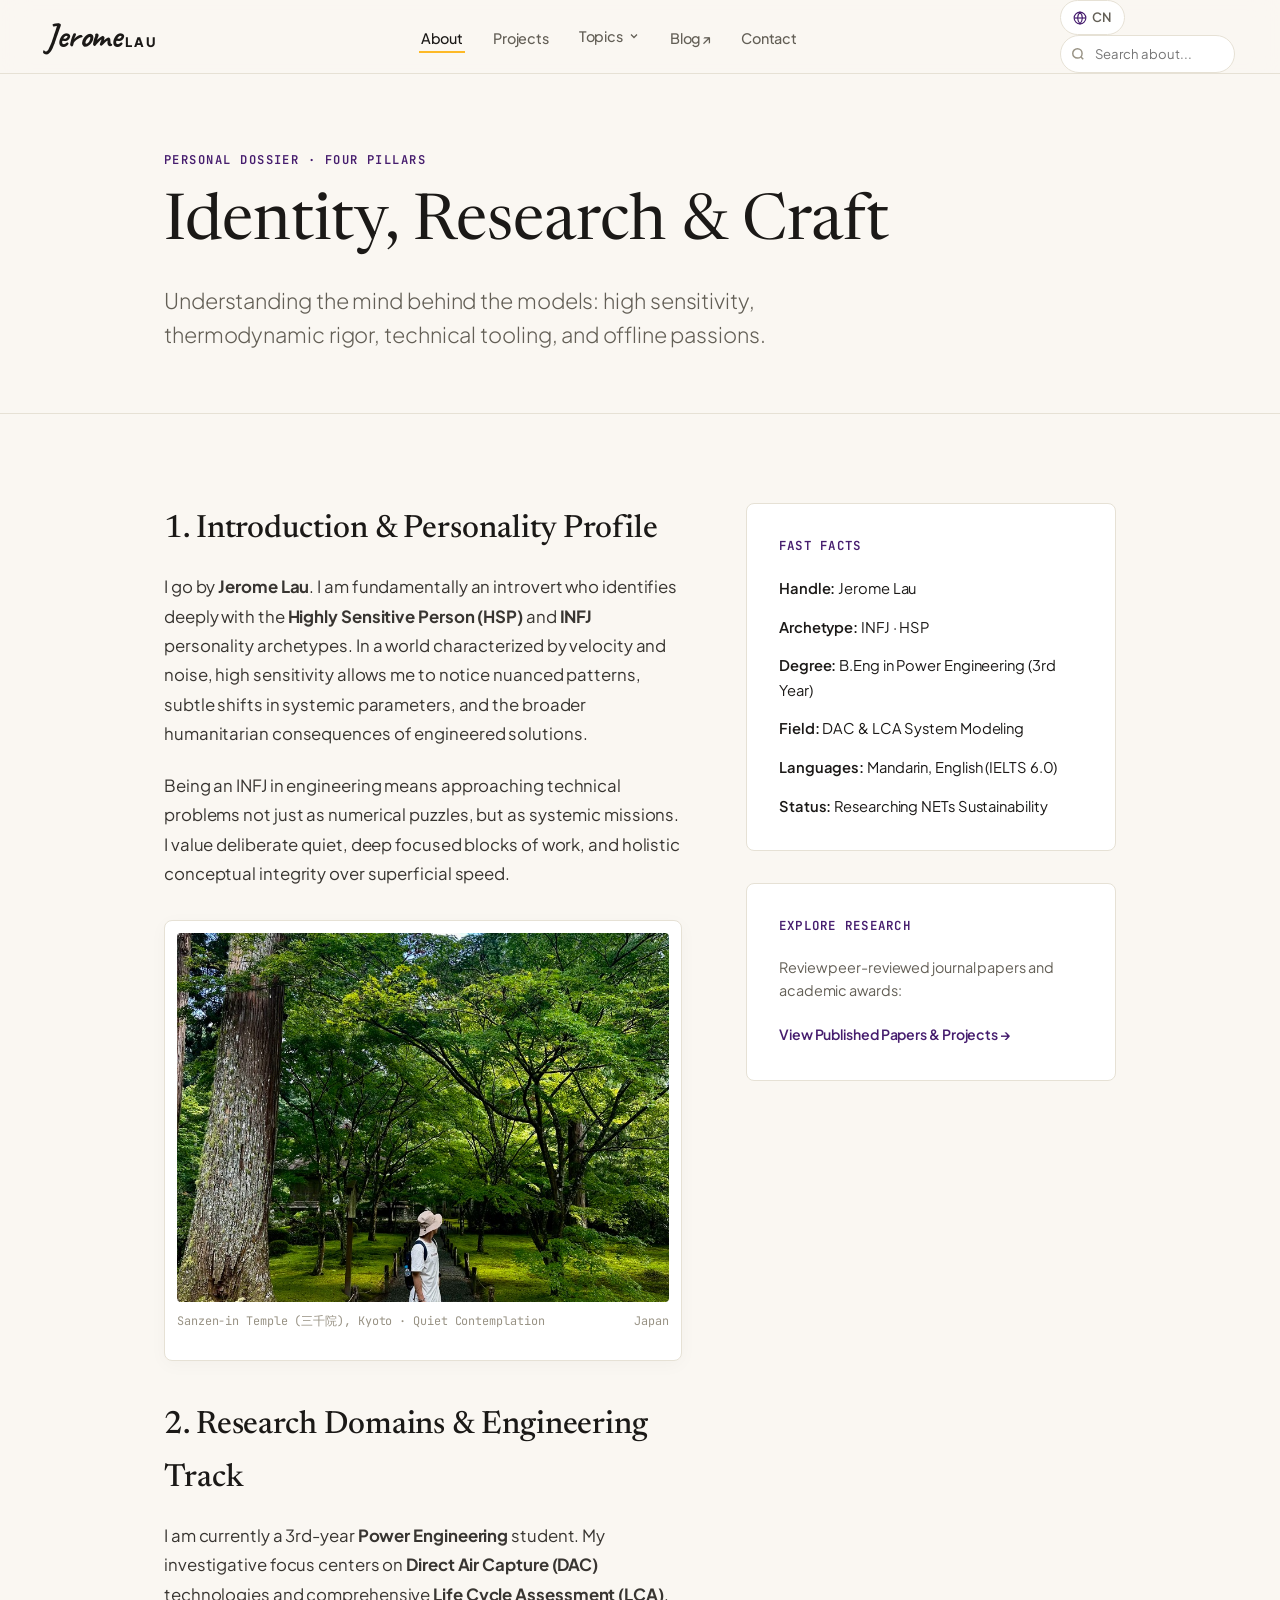
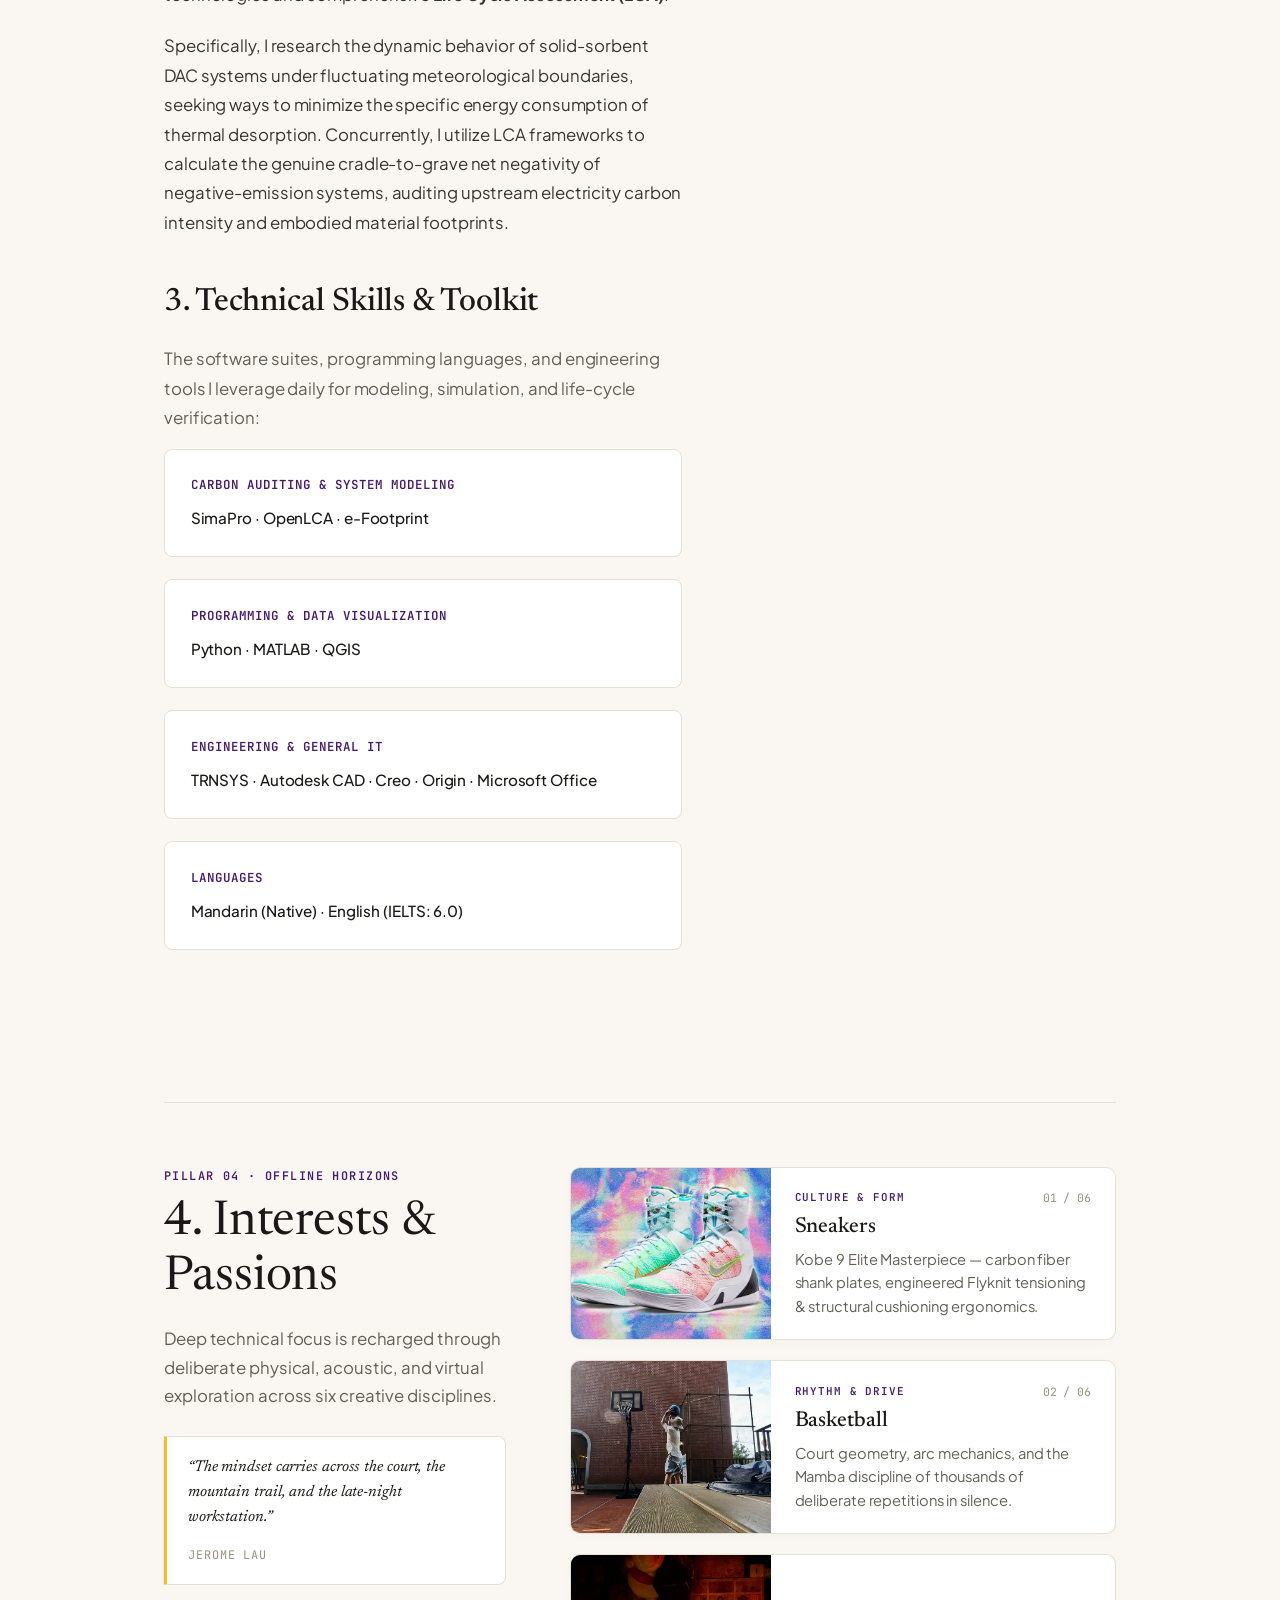
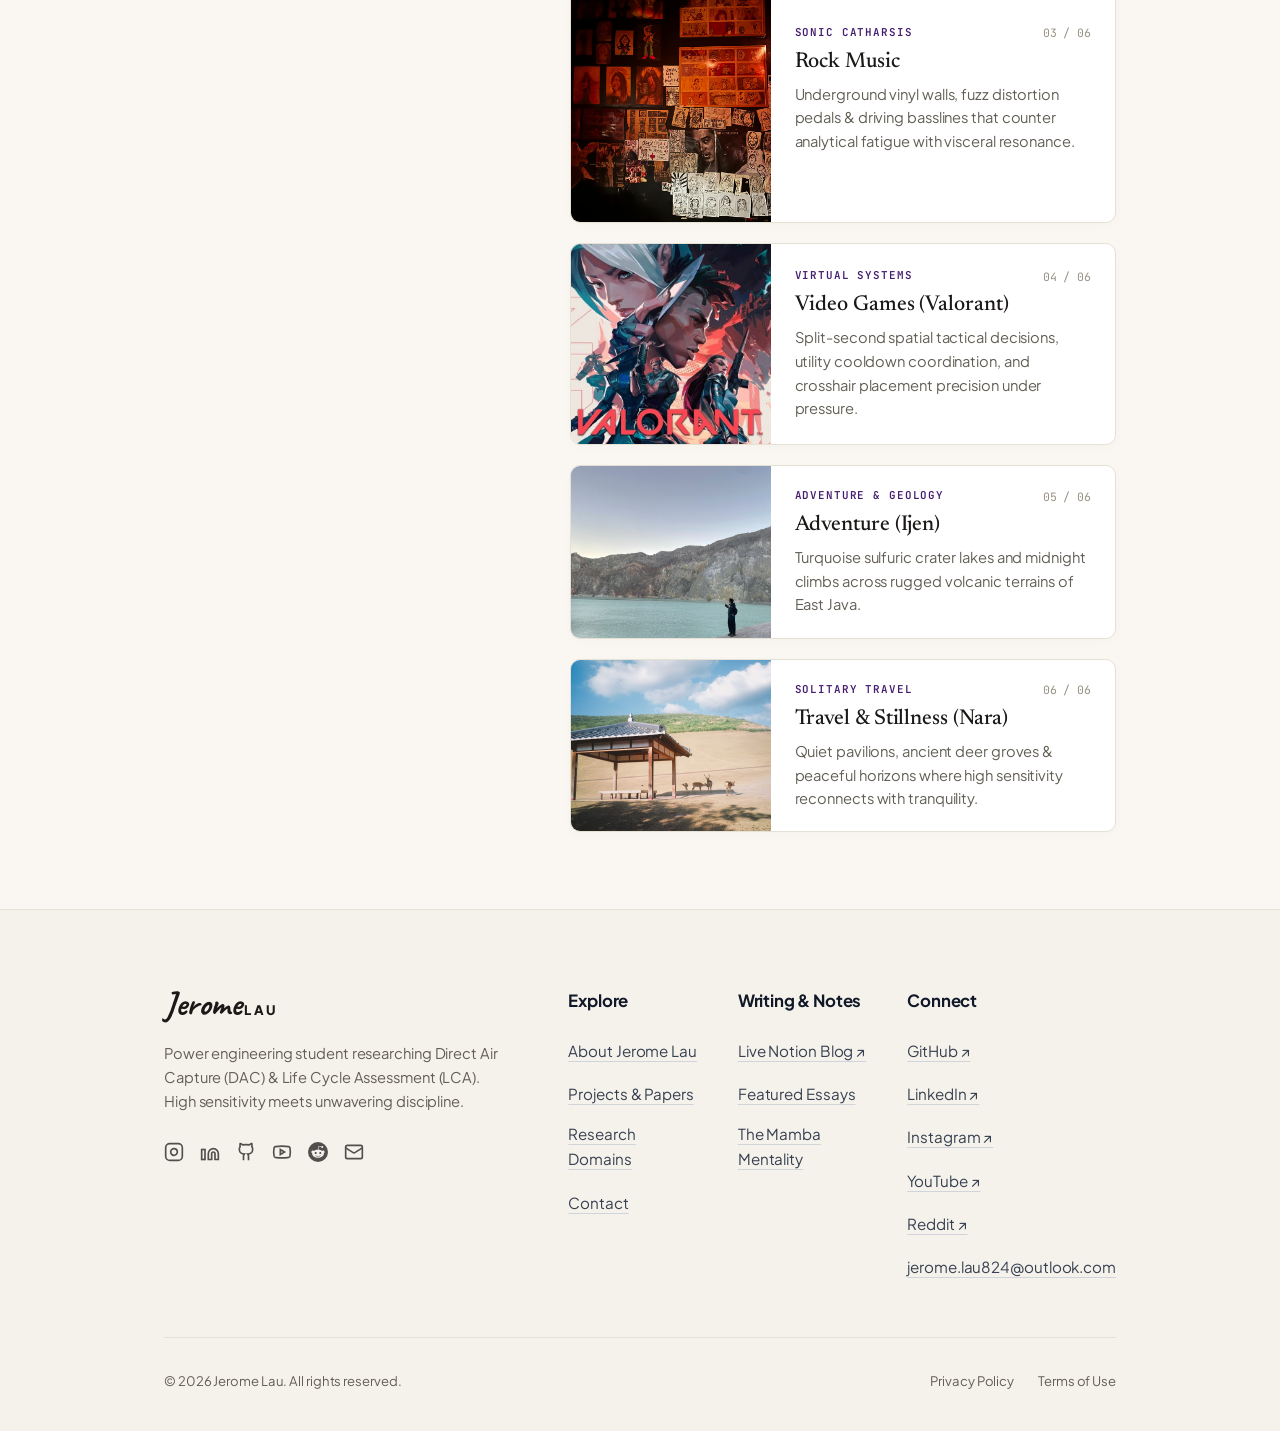
<file: about.html>
<!doctype html>
<html lang="en">
<head>
  <meta charset="utf-8">
  <meta name="viewport" content="width=device-width, initial-scale=1, viewport-fit=cover">
  <title>About · Jerome Lau</title>
  <meta name="description" content="About Jerome Lau: Highly Sensitive Person (HSP), INFJ, and 3rd-year Power Engineering researcher investigating Direct Air Capture and Life Cycle Assessment.">
  
  <link rel="preconnect" href="https://fonts.googleapis.com">
  <link rel="preconnect" href="https://fonts.gstatic.com" crossorigin>
  <link href="https://fonts.googleapis.com/css2?family=Caveat:wght@600;700&family=JetBrains+Mono:wght@400;500;600&family=Newsreader:ital,opsz,wght@0,6..72,300..700;1,6..72,300..500&family=Plus+Jakarta+Sans:wght@300;400;500;600;700&display=swap" rel="stylesheet">
  
  <link rel="stylesheet" href="scrollcraft.css?v=3">
  
  <style>
    :root {
      --sc-canvas: #FAF7F2;
      --sc-surface: #FFFFFF;
      --sc-surface-alt: #F3EFE6;
      --sc-footer-bg: #F5F2EB;
      --sc-ink: #1B1917;
      --sc-ink-soft: #635F56;
      --sc-ink-faint: #989284;
      --sc-line: #E6E1D5;
      --sc-accent: #264639;
      --lakers-purple: #461D6E;
      --lakers-gold: #FDB927;
      --sc-font-display: "Newsreader", Georgia, serif;
      --sc-font-text: "Plus Jakarta Sans", sans-serif;
      --sc-font-mono: "JetBrains Mono", monospace;
      --sc-font-sig: "Caveat", cursive;
    }

    * { box-sizing: border-box; margin: 0; padding: 0; }
    body { background-color: var(--sc-canvas); color: var(--sc-ink); font-family: var(--sc-font-text); line-height: 1.65; -webkit-font-smoothing: antialiased; }
    .container { max-width: 1080px; margin: 0 auto; padding: 0 clamp(1.5rem, 5vw, 4rem); }

    /* Nav Bar */
    .site-nav {
      position: fixed; top: 0; left: 0; right: 0; height: 74px; display: flex; align-items: center; justify-content: space-between;
      padding: 0 clamp(1.2rem, 3.5vw, 3.5rem); z-index: 900; backdrop-filter: blur(14px); -webkit-backdrop-filter: blur(14px);
      background: rgba(250, 247, 242, 0.90); border-bottom: 1px solid var(--sc-line); gap: 1.5rem;
    }
    .brand-signature-mark { display: flex; align-items: baseline; gap: 4px; text-decoration: none; color: var(--sc-ink); }
    .sig-script { font-family: var(--sc-font-sig); font-size: 2.15rem; font-weight: 700; line-height: 1; }
    .sig-sans { font-family: var(--sc-font-text); font-size: 0.82rem; font-weight: 800; letter-spacing: 0.16em; text-transform: uppercase; }
    .nav-center-menu { display: flex; align-items: center; gap: clamp(1rem, 2vw, 2.2rem); list-style: none; }
    .nav-link { font-size: 0.9rem; font-weight: 500; color: var(--sc-ink-soft); text-decoration: none; position: relative; padding: 6px 2px; }
    .nav-link.active, .nav-link:hover { color: var(--sc-ink); }
    .nav-link.active::after, .nav-link:hover::after { content: ""; position: absolute; bottom: 0; left: 0; width: 100%; height: 2px; background: var(--lakers-gold); }
    .nav-search-wrap { position: relative; display: flex; align-items: center; }
    .nav-search-input { background: var(--sc-surface); border: 1px solid var(--sc-line); border-radius: 99px; padding: 7px 14px 7px 34px; font-size: 0.82rem; width: 175px; outline: none; }
    .nav-search-icon { position: absolute; left: 11px; width: 14px; height: 14px; color: var(--sc-ink-faint); }
    .nav-cta-btn { font-size: 0.82rem; font-weight: 600; color: var(--lakers-purple); text-decoration: none; padding: 7px 18px; background: rgba(70, 29, 110, 0.06); border: 1px solid rgba(70, 29, 110, 0.2); border-radius: 99px; }

    /* Page Header */
    .page-hero { padding: 150px 0 60px 0; border-bottom: 1px solid var(--sc-line); }
    .page-kicker { font-family: var(--sc-font-mono); font-size: 0.76rem; text-transform: uppercase; letter-spacing: 0.12em; color: var(--lakers-purple); margin-bottom: 1.2rem; font-weight: 600; }
    .page-title { font-family: var(--sc-font-display); font-size: clamp(2.8rem, 5vw, 4.2rem); line-height: 1.1; font-weight: 400; margin-bottom: 1.5rem; }
    .page-lead { font-size: clamp(1.15rem, 1.8vw, 1.35rem); color: var(--sc-ink-soft); font-weight: 300; max-width: 720px; line-height: 1.6; }

    /* Content Layout */
    .about-layout { display: grid; grid-template-columns: 1.4fr 1fr; gap: clamp(2rem, 5vw, 4.5rem); padding: clamp(4rem, 7vw, 6rem) 0; }
    .prose h2 { font-family: var(--sc-font-display); font-size: 2rem; margin: 2.4rem 0 1rem 0; font-weight: 500; color: var(--sc-ink); }
    .prose h2:first-of-type { margin-top: 0; }
    .prose p { font-size: 1.05rem; color: #383531; margin-bottom: 1.4rem; line-height: 1.75; }

    /* Skill blocks */
    .skills-category-card { background: var(--sc-surface); border: 1px solid var(--sc-line); border-radius: 8px; padding: 1.6rem; margin-bottom: 1.4rem; }
    .skills-cat-title { font-family: var(--sc-font-mono); font-size: 0.78rem; text-transform: uppercase; letter-spacing: 0.08em; color: var(--lakers-purple); font-weight: 600; margin-bottom: 0.6rem; }
    .skills-cat-items { font-size: 0.95rem; color: var(--sc-ink); font-weight: 500; }

    .interest-tag-grid { display: grid; grid-template-columns: 1fr 1fr; gap: 12px; margin-top: 1rem; }
    .interest-tag-pill { background: var(--sc-surface); border: 1px solid var(--sc-line); padding: 12px 14px; border-radius: 6px; font-size: 0.9rem; }
    .interest-tag-pill b { display: block; font-size: 0.76rem; font-family: var(--sc-font-mono); color: var(--lakers-purple); margin-bottom: 2px; }

    .sidebar-card { background: var(--sc-surface); border: 1px solid var(--sc-line); border-radius: 8px; padding: 2rem; margin-bottom: 2rem; }
    .sidebar-title { font-family: var(--sc-font-mono); font-size: 0.78rem; text-transform: uppercase; letter-spacing: 0.1em; color: var(--lakers-purple); font-weight: 600; margin-bottom: 1.2rem; }
    .sidebar-list { list-style: none; display: flex; flex-direction: column; gap: 0.9rem; font-size: 0.92rem; }
    .sidebar-list b { color: var(--sc-ink); font-weight: 600; }

    /* Mel Robbins Footer */
    .mel-footer { background: var(--sc-footer-bg); border-top: 1px solid var(--sc-line); padding: 5rem 0 2.5rem 0; }
    .mel-footer-grid { display: grid; grid-template-columns: 1.6fr 1.2fr 1fr 1fr; gap: clamp(2rem, 4vw, 4.5rem); margin-bottom: 4rem; }
    .mel-footer-bio { margin-top: 1.2rem; font-size: 0.9rem; color: var(--sc-ink-soft); line-height: 1.65; max-width: 320px; }
    .mel-social-links { display: flex; gap: 16px; margin-top: 2rem; }
    .mel-social-icon { color: var(--sc-ink); opacity: 0.75; transition: all 0.2s; }
    .mel-social-icon:hover { opacity: 1; color: var(--lakers-purple); transform: translateY(-2px); }
    .mel-footer-col-title { font-size: 0.95rem; font-weight: 700; margin-bottom: 1.4rem; }
    .mel-footer-links-list { list-style: none; display: flex; flex-direction: column; gap: 0.75rem; }
    .mel-footer-link { font-size: 0.88rem; color: var(--sc-ink-soft); text-decoration: none; }
    .mel-footer-link:hover { color: var(--sc-ink); }
    .mel-footer-bottom-bar { border-top: 1px solid var(--sc-line); padding-top: 2rem; display: flex; justify-content: space-between; font-size: 0.8rem; color: var(--sc-ink-soft); }
    .mel-footer-legal-links { display: flex; gap: 1.5rem; }
    .mel-footer-legal-link { color: var(--sc-ink-soft); text-decoration: none; }

    /* Split Section for 4. Interests & Passions (Title on Left, Vertical Stack on Right) */
    .interests-split-section {
      padding: clamp(2.5rem, 5vw, 4rem) 0 clamp(4rem, 6vw, 6rem) 0;
      border-top: 1px solid var(--sc-line);
      margin-top: 2.5rem;
    }
    .interests-split-grid {
      display: grid;
      grid-template-columns: 1fr 1.6fr;
      gap: clamp(2.5rem, 5vw, 5rem);
      align-items: start;
    }
    .interests-sticky-wrap {
      position: sticky;
      top: 100px;
    }
    .interests-kicker {
      font-family: var(--sc-font-mono);
      font-size: 0.74rem;
      text-transform: uppercase;
      letter-spacing: 0.12em;
      color: var(--lakers-purple);
      font-weight: 600;
      display: block;
      margin-bottom: 0.6rem;
    }
    .interests-title {
      font-family: var(--sc-font-display);
      font-size: clamp(2.2rem, 3.8vw, 3rem);
      line-height: 1.15;
      font-weight: 400;
      color: var(--sc-ink);
      margin-bottom: 1.2rem;
    }
    .interests-lead {
      font-size: 1.05rem;
      color: var(--sc-ink-soft);
      line-height: 1.7;
      margin-bottom: 1.6rem;
    }
    .interests-quote-box {
      background: var(--sc-surface);
      border-left: 3px solid var(--lakers-gold);
      border-radius: 0 8px 8px 0;
      padding: 1.1rem 1.3rem;
      border-top: 1px solid var(--sc-line);
      border-right: 1px solid var(--sc-line);
      border-bottom: 1px solid var(--sc-line);
    }
    .interests-quote-text {
      font-family: var(--sc-font-display);
      font-style: italic;
      font-size: 0.98rem;
      color: var(--sc-ink);
      line-height: 1.6;
      margin: 0 0 0.4rem 0;
    }
    .interests-quote-author {
      font-family: var(--sc-font-mono);
      font-size: 0.74rem;
      color: var(--sc-ink-faint);
      text-transform: uppercase;
      letter-spacing: 0.08em;
    }

    /* Right Column: 6 items arranged vertically */
    .interests-right-col {
      display: flex;
      flex-direction: column;
      gap: 20px;
    }
    .hobby-vcard {
      background: var(--sc-surface);
      border: 1px solid var(--sc-line);
      border-radius: 10px;
      overflow: hidden;
      display: grid;
      grid-template-columns: 200px 1fr;
      box-shadow: 0 3px 12px rgba(0,0,0,0.02);
      transition: all 0.25s ease;
    }
    .hobby-vcard:hover {
      border-color: var(--lakers-purple);
      box-shadow: 0 10px 28px rgba(70, 29, 110, 0.08);
      transform: translateY(-2px);
    }
    .hobby-vcard-media {
      width: 100%;
      height: 100%;
      min-height: 150px;
      overflow: hidden;
      background: var(--sc-surface-alt);
    }
    .hobby-vcard-media img {
      width: 100%;
      height: 100%;
      object-fit: cover;
      display: block;
      transition: transform 0.4s ease;
    }
    .hobby-vcard:hover .hobby-vcard-media img {
      transform: scale(1.05);
    }
    .hobby-vcard-body {
      padding: 1.3rem 1.5rem;
      display: flex;
      flex-direction: column;
      justify-content: center;
    }
    .hobby-vcard-meta {
      display: flex;
      align-items: center;
      justify-content: space-between;
      margin-bottom: 0.4rem;
    }
    .hobby-badge {
      font-family: var(--sc-font-mono);
      font-size: 0.68rem;
      text-transform: uppercase;
      letter-spacing: 0.08em;
      color: var(--lakers-purple);
      font-weight: 600;
    }
    .hobby-num {
      font-family: var(--sc-font-mono);
      font-size: 0.72rem;
      color: var(--sc-ink-faint);
    }
    .hobby-vcard-title {
      font-family: var(--sc-font-display);
      font-size: 1.35rem;
      font-weight: 500;
      color: var(--sc-ink);
      margin-bottom: 0.45rem;
      line-height: 1.25;
    }
    .hobby-vcard-desc {
      font-size: 0.92rem;
      color: var(--sc-ink-soft);
      line-height: 1.6;
      margin: 0;
    }

    @media (max-width: 860px) {
      .about-layout { grid-template-columns: 1fr; }
      .interests-split-grid { grid-template-columns: 1fr; gap: 2rem; }
      .interests-sticky-wrap { position: static; }
      .hobby-vcard { grid-template-columns: 160px 1fr; }
    }
    @media (max-width: 580px) {
      .hobby-vcard { grid-template-columns: 1fr; }
      .hobby-vcard-media { min-height: 200px; height: 200px; }
    }
  
    /* =========================================================================
       EDITORIAL FOOTER: Brand on Left, 3 Columns on Right
       ========================================================================= */
    .site-footer {
      background: var(--sc-footer-bg);
      border-top: 1px solid var(--sc-line);
      padding: clamp(4rem, 6vw, 5.5rem) 0 2.5rem 0;
      color: var(--sc-ink);
    }
    .footer-main-row {
      display: grid;
      grid-template-columns: 1.15fr 1.85fr;
      gap: clamp(2.5rem, 5vw, 5rem);
      align-items: start;
      margin-bottom: 3.5rem;
    }
    .footer-brand-side {
      max-width: 360px;
    }
    .footer-bio {
      margin-top: 1.2rem;
      font-size: 0.92rem;
      color: var(--sc-ink-soft);
      line-height: 1.65;
    }
    .footer-social-row {
      display: flex;
      align-items: center;
      gap: 16px;
      margin-top: 1.8rem;
    }
    .footer-social-btn {
      color: var(--sc-ink);
      opacity: 0.75;
      transition: all 0.2s ease;
      display: inline-flex;
      align-items: center;
      justify-content: center;
    }
    .footer-social-btn:hover {
      opacity: 1;
      transform: translateY(-2px);
      color: var(--lakers-purple);
    }
    .footer-nav-three-cols {
      display: grid;
      grid-template-columns: repeat(3, 1fr);
      gap: clamp(1.5rem, 3vw, 2.8rem);
    }
    .footer-col-heading {
      font-family: var(--sc-font-text);
      font-size: 1.05rem;
      font-weight: 700;
      color: #111827;
      margin-bottom: 1.25rem;
      letter-spacing: -0.01em;
    }
    .footer-col-links {
      list-style: none !important;
      list-style-type: none !important;
      padding: 0 !important;
      margin: 0 !important;
      display: flex;
      flex-direction: column;
      gap: 0.85rem;
    }
    .footer-col-links li {
      list-style: none !important;
      list-style-type: none !important;
      padding: 0 !important;
      margin: 0 !important;
    }
    .footer-text-link {
      font-family: var(--sc-font-text);
      font-size: 0.95rem;
      color: #374151;
      text-decoration: underline;
      text-underline-offset: 4px;
      text-decoration-color: #D1D5DB;
      transition: all 0.2s ease;
      display: inline-block;
    }
    .footer-text-link:hover {
      color: #111827;
      text-decoration-color: #111827;
    }
    .footer-bottom-strip {
      border-top: 1px solid var(--sc-line);
      padding-top: 2rem;
      display: flex;
      justify-content: space-between;
      align-items: center;
      flex-wrap: wrap;
      gap: 1rem;
      font-size: 0.82rem;
      color: var(--sc-ink-soft);
    }
    .footer-legal-menu {
      display: flex;
      gap: 1.5rem;
      flex-wrap: wrap;
    }
    .footer-legal-menu a {
      color: var(--sc-ink-soft);
      text-decoration: none;
      transition: color 0.2s ease;
    }
    .footer-legal-menu a:hover {
      color: var(--sc-ink);
      text-decoration: underline;
    }
    @media (max-width: 900px) {
      .footer-main-row {
        grid-template-columns: 1fr;
        gap: 3rem;
      }
      .footer-brand-side {
        max-width: none;
      }
    }
    @media (max-width: 640px) {
      .footer-nav-three-cols {
        grid-template-columns: 1fr;
        gap: 2.2rem;
      }
    }
  </style>
</head>
<body>

  <header>
    <nav class="site-nav">
      <a href="index.html" class="brand-signature-mark" title="Return to Homepage">
        <span class="sig-script">Jerome</span>
        <span class="sig-sans">LAU</span>
      </a>
      <ul class="nav-center-menu">
        <li><a href="about.html" class="nav-link active">About</a></li>
        <li><a href="projects.html" class="nav-link">Projects</a></li>
        
        <!-- Topics Dropdown (Image 4 Reference) -->
        <li class="nav-item-dropdown">
          <a href="topics.html" class="nav-link nav-dropdown-trigger">
            <span>Topics</span>
            <svg class="dropdown-chevron" viewBox="0 0 24 24" fill="none" stroke="currentColor"><polyline points="6 9 12 15 18 9"></polyline></svg>
          </a>
          <div class="nav-dropdown-menu">
            <a href="topics.html#topic-01" class="dropdown-item">
              <span>Observations & Systems</span>
              <span class="dropdown-item-num">01</span>
            </a>
            <a href="topics.html#topic-02" class="dropdown-item">
              <span>Psychology & Inner Architecture</span>
              <span class="dropdown-item-num">02</span>
            </a>
            <a href="topics.html#topic-03" class="dropdown-item">
              <span>Personal Growth & Discipline</span>
              <span class="dropdown-item-num">03</span>
            </a>
            <a href="topics.html#topic-04" class="dropdown-item">
              <span>Contemporary Dialogues</span>
              <span class="dropdown-item-num">04</span>
            </a>
            <a href="topics.html#topic-05" class="dropdown-item">
              <span>Book Reflections & Margins</span>
              <span class="dropdown-item-num">05</span>
            </a>
            <div class="dropdown-divider"></div>
            <a href="topics.html" class="dropdown-item dropdown-item-all">
              <span>All Topics</span>
              <span>→</span>
            </a>
          </div>
        </li>

        <li><a href="https://notionnext-website.vercel.app/" target="_blank" rel="noopener noreferrer" class="nav-link" title="Open Notion Blog">Blog ↗</a></li>
        <li><a href="contact.html" class="nav-link">Contact</a></li>
      </ul>
      <div class="nav-right-tools">
        <a href="index-zh.html" class="nav-lang-btn" title="切换至中文版">
          <svg width="14" height="14" viewBox="0 0 24 24" fill="none" stroke="currentColor" stroke-width="2"><circle cx="12" cy="12" r="10"></circle><line x1="2" y1="12" x2="22" y2="12"></line><path d="M12 2a15.3 15.3 0 0 1 4 10 15.3 15.3 0 0 1-4 10 15.3 15.3 0 0 1-4-10 15.3 15.3 0 0 1 4-10z"></path></svg>
          <span>CN</span>
        </a>
        <div class="nav-search-wrap">
          <svg class="nav-search-icon" viewBox="0 0 24 24" fill="none" stroke="currentColor" stroke-width="2.5"><circle cx="11" cy="11" r="8"></circle><line x1="21" y1="21" x2="16.65" y2="16.65"></line></svg>
          <input type="text" class="nav-search-input" placeholder="Search about...">
        </div>
        <button class="mobile-menu-toggle" id="mobileMenuToggle" aria-label="Toggle navigation menu" aria-expanded="false">
          <svg class="hamburger-icon" width="22" height="22" viewBox="0 0 24 24" fill="none" stroke="currentColor" stroke-width="2"><line x1="3" y1="6" x2="21" y2="6"></line><line x1="3" y1="12" x2="21" y2="12"></line><line x1="3" y1="18" x2="21" y2="18"></line></svg>
          <svg class="close-icon" width="22" height="22" viewBox="0 0 24 24" fill="none" stroke="currentColor" stroke-width="2" style="display:none;"><line x1="18" y1="6" x2="6" y2="18"></line><line x1="6" y1="6" x2="18" y2="18"></line></svg>
        </button>
      </div>
    </nav>
    <div class="mobile-nav-drawer" id="mobileNavDrawer" aria-hidden="true">
      <div class="mobile-nav-inner">
        <ul class="mobile-nav-links">
          <li><a href="index.html" class="mobile-nav-link">Home</a></li>
          <li><a href="about.html" class="mobile-nav-link active">About</a></li>
          <li><a href="projects.html" class="mobile-nav-link">Projects</a></li>
          <li><a href="topics.html" class="mobile-nav-link">Topics</a></li>
          <li><a href="https://notionnext-website.vercel.app/" target="_blank" rel="noopener noreferrer" class="mobile-nav-link">Blog ↗</a></li>
          <li><a href="contact.html" class="mobile-nav-link">Contact</a></li>
        </ul>
        <div class="mobile-lang-row">
          <span style="font-size:0.85rem; color:var(--sc-ink-soft);">Language / 语言:</span>
          <a href="index-zh.html" class="mobile-lang-pill">
            <svg width="14" height="14" viewBox="0 0 24 24" fill="none" stroke="currentColor" stroke-width="2"><circle cx="12" cy="12" r="10"></circle><line x1="2" y1="12" x2="22" y2="12"></line><path d="M12 2a15.3 15.3 0 0 1 4 10 15.3 15.3 0 0 1-4 10 15.3 15.3 0 0 1-4-10 15.3 15.3 0 0 1 4-10z"></path></svg>
            <span>中文版 (CN)</span>
          </a>
        </div>
        <div class="mobile-nav-footer">
          <p class="mobile-nav-tagline">“When you think you can't, UCONN.” — Gianna Bryant</p>
        </div>
      </div>
    </div>
  </header>

  <main>
    <section class="page-hero">
      <div class="container">
        <div class="page-kicker">Personal Dossier · Four Pillars</div>
        <h1 class="page-title">Identity, Research & Craft</h1>
        <p class="page-lead">
          Understanding the mind behind the models: high sensitivity, thermodynamic rigor, technical tooling, and offline passions.
        </p>
      </div>
    </section>

    <div class="container">
      <div class="about-layout">
        
        <article class="prose">
          <!-- 1. Introduction to Self & Personality -->
          <h2>1. Introduction & Personality Profile</h2>
          <p>
            I go by <b>Jerome Lau</b>. I am fundamentally an introvert who identifies deeply with the <b>Highly Sensitive Person (HSP)</b> and <b>INFJ</b> personality archetypes. In a world characterized by velocity and noise, high sensitivity allows me to notice nuanced patterns, subtle shifts in systemic parameters, and the broader humanitarian consequences of engineered solutions.
          </p>
          <p>
            Being an INFJ in engineering means approaching technical problems not just as numerical puzzles, but as systemic missions. I value deliberate quiet, deep focused blocks of work, and holistic conceptual integrity over superficial speed.
          </p>

          <!-- Kyoto Sanzen-in Feature Photo -->
          <figure style="margin: 2rem 0; background: var(--sc-surface); border: 1px solid var(--sc-line); border-radius: 8px; padding: 12px 12px 28px 12px; box-shadow: 0 4px 18px rgba(0,0,0,0.03);">
            <div style="border-radius: 4px; overflow: hidden; aspect-ratio: 4/3; max-height: 480px;">
              <img src="assets/profile-sanzenin.jpg" alt="Jerome Lau at Sanzen-in Temple, Kyoto" style="width: 100%; height: 100%; object-fit: cover; display: block;" loading="lazy">
            </div>
            <figcaption style="margin-top: 10px; font-family: var(--sc-font-mono); font-size: 0.74rem; color: var(--sc-ink-faint); display: flex; justify-content: space-between;">
              <span>Sanzen-in Temple (三千院), Kyoto · Quiet Contemplation</span>
              <span>Japan</span>
            </figcaption>
          </figure>

          <!-- 2. Research Fields -->
          <h2>2. Research Domains & Engineering Track</h2>
          <p>
            I am currently a 3rd-year <b>Power Engineering</b> student. My investigative focus centers on <b>Direct Air Capture (DAC)</b> technologies and comprehensive <b>Life Cycle Assessment (LCA)</b>.
          </p>
          <p>
            Specifically, I research the dynamic behavior of solid-sorbent DAC systems under fluctuating meteorological boundaries, seeking ways to minimize the specific energy consumption of thermal desorption. Concurrently, I utilize LCA frameworks to calculate the genuine cradle-to-grave net negativity of negative-emission systems, auditing upstream electricity carbon intensity and embodied material footprints.
          </p>

          <!-- 3. Skills -->
          <h2>3. Technical Skills & Toolkit</h2>
          <p style="margin-bottom: 1rem; color:var(--sc-ink-soft);">
            The software suites, programming languages, and engineering tools I leverage daily for modeling, simulation, and life-cycle verification:
          </p>

          <div class="skills-category-card">
            <div class="skills-cat-title">Carbon Auditing & System Modeling</div>
            <div class="skills-cat-items">SimaPro · OpenLCA · e-Footprint</div>
          </div>

          <div class="skills-category-card">
            <div class="skills-cat-title">Programming & Data Visualization</div>
            <div class="skills-cat-items">Python · MATLAB · QGIS</div>
          </div>

          <div class="skills-category-card">
            <div class="skills-cat-title">Engineering & General IT</div>
            <div class="skills-cat-items">TRNSYS · Autodesk CAD · Creo · Origin · Microsoft Office</div>
          </div>

          <div class="skills-category-card">
            <div class="skills-cat-title">Languages</div>
            <div class="skills-cat-items">Mandarin (Native) · English (IELTS: 6.0)</div>
          </div>

        </article>

        <!-- Sidebar -->
        <aside>
          <div class="sidebar-card">
            <h3 class="sidebar-title">Fast Facts</h3>
            <ul class="sidebar-list">
              <li><b>Handle:</b> Jerome Lau</li>
              <li><b>Archetype:</b> INFJ · HSP</li>
              <li><b>Degree:</b> B.Eng in Power Engineering (3rd Year)</li>
              <li><b>Field:</b> DAC & LCA System Modeling</li>
              <li><b>Languages:</b> Mandarin, English (IELTS 6.0)</li>
              <li><b>Status:</b> Researching NETs Sustainability</li>
            </ul>
          </div>

          <div class="sidebar-card">
            <h3 class="sidebar-title">Explore Research</h3>
            <p style="font-size:0.9rem; color:var(--sc-ink-soft); margin-bottom:1rem; line-height:1.6;">
              Review peer-reviewed journal papers and academic awards:
            </p>
            <a href="projects.html" style="font-weight:600; color:var(--lakers-purple); text-decoration:none; font-size:0.88rem;">
              View Published Papers & Projects →
            </a>
          </div>
        </aside>

      </div>

      <!-- 4. Interests & Passions (Title on Left, Content Arranged Vertically on the Right) -->
      <section class="interests-split-section">
        <div class="interests-split-grid">
          
          <!-- Left Column: Title & Philosophy -->
          <div class="interests-left-col">
            <div class="interests-sticky-wrap">
              <span class="interests-kicker">Pillar 04 · Offline Horizons</span>
              <h2 class="interests-title">4. Interests & Passions</h2>
              <p class="interests-lead">
                Deep technical focus is recharged through deliberate physical, acoustic, and virtual exploration across six creative disciplines.
              </p>
              <div class="interests-quote-box">
                <p class="interests-quote-text">“The mindset carries across the court, the mountain trail, and the late-night workstation.”</p>
                <span class="interests-quote-author">Jerome Lau</span>
              </div>
            </div>
          </div>

          <!-- Right Column: 6 Items Arranged Vertically (竖向排列在页面右侧) -->
          <div class="interests-right-col">
            
            <!-- Card 1: Sneakers -->
            <article class="hobby-vcard">
              <div class="hobby-vcard-media">
                <img src="assets/hobby-sneaker.jpg" alt="Kobe 9 Elite High-Top Sneakers" loading="lazy">
              </div>
              <div class="hobby-vcard-body">
                <div class="hobby-vcard-meta">
                  <span class="hobby-badge">Culture & Form</span>
                  <span class="hobby-num">01 / 06</span>
                </div>
                <h3 class="hobby-vcard-title">Sneakers</h3>
                <p class="hobby-vcard-desc">Kobe 9 Elite Masterpiece — carbon fiber shank plates, engineered Flyknit tensioning & structural cushioning ergonomics.</p>
              </div>
            </article>

            <!-- Card 2: Basketball -->
            <article class="hobby-vcard">
              <div class="hobby-vcard-media">
                <img src="assets/hobby-basketball.jpg" alt="Jerome Shooting Basketball" loading="lazy">
              </div>
              <div class="hobby-vcard-body">
                <div class="hobby-vcard-meta">
                  <span class="hobby-badge">Rhythm & Drive</span>
                  <span class="hobby-num">02 / 06</span>
                </div>
                <h3 class="hobby-vcard-title">Basketball</h3>
                <p class="hobby-vcard-desc">Court geometry, arc mechanics, and the Mamba discipline of thousands of deliberate repetitions in silence.</p>
              </div>
            </article>

            <!-- Card 3: Rock Music -->
            <article class="hobby-vcard">
              <div class="hobby-vcard-media">
                <img src="assets/hobby-rockbar.jpg" alt="Underground Rock Bar Poster Wall" loading="lazy">
              </div>
              <div class="hobby-vcard-body">
                <div class="hobby-vcard-meta">
                  <span class="hobby-badge">Sonic Catharsis</span>
                  <span class="hobby-num">03 / 06</span>
                </div>
                <h3 class="hobby-vcard-title">Rock Music</h3>
                <p class="hobby-vcard-desc">Underground vinyl walls, fuzz distortion pedals & driving basslines that counter analytical fatigue with visceral resonance.</p>
              </div>
            </article>

            <!-- Card 4: Video Games (Valorant) -->
            <article class="hobby-vcard">
              <div class="hobby-vcard-media">
                <img src="assets/hobby-valorant.jpg" alt="Valorant Tactical Gameplay Art" loading="lazy">
              </div>
              <div class="hobby-vcard-body">
                <div class="hobby-vcard-meta">
                  <span class="hobby-badge">Virtual Systems</span>
                  <span class="hobby-num">04 / 06</span>
                </div>
                <h3 class="hobby-vcard-title">Video Games (Valorant)</h3>
                <p class="hobby-vcard-desc">Split-second spatial tactical decisions, utility cooldown coordination, and crosshair placement precision under pressure.</p>
              </div>
            </article>

            <!-- Card 5: Adventure (Ijen) -->
            <article class="hobby-vcard">
              <div class="hobby-vcard-media">
                <img src="assets/travel-ijen.jpg" alt="Mount Ijen Turquoise Sulfur Crater" loading="lazy">
              </div>
              <div class="hobby-vcard-body">
                <div class="hobby-vcard-meta">
                  <span class="hobby-badge">Adventure & Geology</span>
                  <span class="hobby-num">05 / 06</span>
                </div>
                <h3 class="hobby-vcard-title">Adventure (Ijen)</h3>
                <p class="hobby-vcard-desc">Turquoise sulfuric crater lakes and midnight climbs across rugged volcanic terrains of East Java.</p>
              </div>
            </article>

            <!-- Card 6: Travel & Stillness (Nara) -->
            <article class="hobby-vcard">
              <div class="hobby-vcard-media">
                <img src="assets/travel-nara.jpg" alt="Nara Hillside Deer Pavilion" loading="lazy">
              </div>
              <div class="hobby-vcard-body">
                <div class="hobby-vcard-meta">
                  <span class="hobby-badge">Solitary Travel</span>
                  <span class="hobby-num">06 / 06</span>
                </div>
                <h3 class="hobby-vcard-title">Travel & Stillness (Nara)</h3>
                <p class="hobby-vcard-desc">Quiet pavilions, ancient deer groves & peaceful horizons where high sensitivity reconnects with tranquility.</p>
              </div>
            </article>

          </div>

        </div>
      </section>
    </div>
  </main>

  <!-- Simplified Editorial Footer (Figure 5 Style) -->
    <!-- ===================================================================
       FOOTER: Brand on Left, 3 Columns on Right
       =================================================================== -->
  <footer class="site-footer">
    <div class="container">
      
      <div class="footer-main-row">
        
        <!-- Left Side: Brand, Bio, Social Icons -->
        <div class="footer-brand-side">
          <a href="index.html" class="brand-signature-mark" title="Jerome Lau Homepage">
            <span class="sig-script">Jerome</span>
            <span class="sig-sans">LAU</span>
          </a>
          <p class="footer-bio">
            Power engineering student researching Direct Air Capture (DAC) & Life Cycle Assessment (LCA). High sensitivity meets unwavering discipline.
          </p>
          <div class="footer-social-row">
            <a href="https://instagram.com/jerome.2077/" target="_blank" rel="noopener noreferrer" class="footer-social-btn" title="Instagram"><svg width="20" height="20" viewBox="0 0 24 24" fill="none" stroke="currentColor" stroke-width="2"><rect width="20" height="20" x="2" y="2" rx="5"/><path d="M16 11.37A4 4 0 1 1 12.63 8 4 4 0 0 1 16 11.37z"/></svg></a>
            <a href="https://www.linkedin.com/in/xinyu-liu-300329334/?isSelfProfile=true" target="_blank" rel="noopener noreferrer" class="footer-social-btn" title="LinkedIn"><svg width="20" height="20" viewBox="0 0 24 24" fill="none" stroke="currentColor" stroke-width="2"><path d="M16 8a6 6 0 0 1 6 6v7h-4v-7a2 2 0 0 0-2-2 2 2 0 0 0-2 2v7h-4v-7a6 6 0 0 1 6-6z"/><rect width="4" height="12" x="2" y="9"/></svg></a>
            <a href="https://github.com/Jerome824" target="_blank" rel="noopener noreferrer" class="footer-social-btn" title="GitHub"><svg width="20" height="20" viewBox="0 0 24 24" fill="none" stroke="currentColor" stroke-width="2"><path d="M15 22v-4a4.8 4.8 0 0 0-1-3.5c3 0 6-2 6-5.5.08-1.25-.27-2.48-1-3.5.28-1.15.28-2.35 0-3.5 0 0-1 0-3 1.5-2.64-.5-5.36-.5-8 0C6 2 5 2 5 2c-.3 1.15-.3 2.35 0 3.5A5.403 5.403 0 0 0 4 9c0 3.5 3 5.5 6 5.5-.39.49-.68 1.05-.85 1.65-.17.6-.22 1.23-.15 1.85v4"/></svg></a>
            <a href="https://www.youtube.com/@Losbean-824" target="_blank" rel="noopener noreferrer" class="footer-social-btn" title="YouTube"><svg width="20" height="20" viewBox="0 0 24 24" fill="none" stroke="currentColor" stroke-width="2"><path d="M2.5 17a24.12 24.12 0 0 1 0-10 2 2 0 0 1 1.4-1.4 49.56 49.56 0 0 1 16.2 0A2 2 0 0 1 21.5 7a24.12 24.12 0 0 1 0 10 2 2 0 0 1-1.4 1.4 49.55 49.55 0 0 1-16.2 0A2 2 0 0 1 2.5 17"/><polygon points="10 15 15 12 10 9 10 15"/></svg></a>
            <a href="https://www.reddit.com/user/No_Plum_8594/" target="_blank" rel="noopener noreferrer" class="footer-social-btn" title="Reddit"><svg width="20" height="20" viewBox="0 0 24 24" fill="currentColor"><path d="M12 0A12 12 0 0 0 0 12a12 12 0 0 0 12 12 12 12 0 0 0 12-12A12 12 0 0 0 12 0zm5.01 4.744c.688 0 1.25.561 1.25 1.249a1.25 1.25 0 0 1-2.498.056l-2.597-.547-.8 3.747c1.824.07 3.48.632 4.674 1.488.308-.309.73-.491 1.207-.491.968 0 1.754.786 1.754 1.754 0 .716-.435 1.333-1.01 1.614a3.111 3.111 0 0 1 .042.52c0 2.694-3.13 4.87-7.004 4.87-3.874 0-7.004-2.176-7.004-4.87 0-.183.015-.366.043-.534A1.748 1.748 0 0 1 4.028 12c0-.968.786-1.754 1.754-1.754.463 0 .898.196 1.207.49 1.207-.883 2.878-1.43 4.744-1.487l.885-4.182a.342.342 0 0 1 .14-.197.35.35 0 0 1 .238-.042l2.906.617a1.214 1.214 0 0 1 1.108-.701zM9.25 12C8.561 12 8 12.562 8 13.25c0 .687.561 1.248 1.25 1.248.687 0 1.248-.561 1.248-1.249 0-.688-.561-1.249-1.249-1.249zm5.5 0c-.687 0-1.248.561-1.248 1.25 0 .687.561 1.248 1.249 1.248.688 0 1.249-.561 1.249-1.249 0-.687-.562-1.249-1.25-1.249zm-5.466 3.99a.327.327 0 0 0-.231.094.33.33 0 0 0 0 .463c.842.842 2.484.913 2.961.913.477 0 2.105-.056 2.961-.913a.361.361 0 0 0 .029-.463.33.33 0 0 0-.464 0c-.547.533-1.684.73-2.512.73-.828 0-1.979-.196-2.512-.73a.326.326 0 0 0-.232-.095z"/></svg></a>
            <a href="mailto:jerome.lau824@outlook.com" class="footer-social-btn" title="Direct Email"><svg width="20" height="20" viewBox="0 0 24 24" fill="none" stroke="currentColor" stroke-width="2"><rect width="20" height="16" x="2" y="4" rx="2"/><path d="m22 7-8.97 5.7a1.94 1.94 0 0 1-2.06 0L2 7"/></svg></a>
          </div>
        </div>

        <!-- Right Side: 3 Columns (Explore, Writing & Notes, Connect) -->
        <div class="footer-nav-three-cols">
          
          <div>
            <h4 class="footer-col-heading">Explore</h4>
            <ul class="footer-col-links" style="list-style: none !important; padding: 0 !important; margin: 0 !important;">
              <li style="list-style: none !important; margin-bottom: 0.85rem;"><a href="about.html" class="footer-text-link">About Jerome Lau</a></li>
              <li style="list-style: none !important; margin-bottom: 0.85rem;"><a href="projects.html" class="footer-text-link">Projects & Papers</a></li>
              <li style="list-style: none !important; margin-bottom: 0.85rem;"><a href="topics.html" class="footer-text-link">Research Domains</a></li>
              <li style="list-style: none !important; margin-bottom: 0.85rem;"><a href="contact.html" class="footer-text-link">Contact</a></li>
            </ul>
          </div>

          <div>
            <h4 class="footer-col-heading">Writing & Notes</h4>
            <ul class="footer-col-links" style="list-style: none !important; padding: 0 !important; margin: 0 !important;">
              <li style="list-style: none !important; margin-bottom: 0.85rem;"><a href="https://notionnext-website.vercel.app/" target="_blank" rel="noopener noreferrer" class="footer-text-link">Live Notion Blog &#x2197;</a></li>
              <li style="list-style: none !important; margin-bottom: 0.85rem;"><a href="blog.html" class="footer-text-link">Featured Essays</a></li>
              <li style="list-style: none !important; margin-bottom: 0.85rem;"><a href="index.html#the-creed" class="footer-text-link">The Mamba Mentality</a></li>
            </ul>
          </div>

          <div>
            <h4 class="footer-col-heading">Connect</h4>
            <ul class="footer-col-links" style="list-style: none !important; padding: 0 !important; margin: 0 !important;">
              <li style="list-style: none !important; margin-bottom: 0.85rem;"><a href="https://github.com/Jerome824" target="_blank" rel="noopener noreferrer" class="footer-text-link">GitHub &#x2197;</a></li>
              <li style="list-style: none !important; margin-bottom: 0.85rem;"><a href="https://www.linkedin.com/in/xinyu-liu-300329334/?isSelfProfile=true" target="_blank" rel="noopener noreferrer" class="footer-text-link">LinkedIn &#x2197;</a></li>
              <li style="list-style: none !important; margin-bottom: 0.85rem;"><a href="https://instagram.com/jerome.2077/" target="_blank" rel="noopener noreferrer" class="footer-text-link">Instagram &#x2197;</a></li>
              <li style="list-style: none !important; margin-bottom: 0.85rem;"><a href="https://www.youtube.com/@Losbean-824" target="_blank" rel="noopener noreferrer" class="footer-text-link">YouTube &#x2197;</a></li>
              <li style="list-style: none !important; margin-bottom: 0.85rem;"><a href="https://www.reddit.com/user/No_Plum_8594/" target="_blank" rel="noopener noreferrer" class="footer-text-link">Reddit &#x2197;</a></li>
              <li style="list-style: none !important; margin-bottom: 0.85rem;"><a href="mailto:jerome.lau824@outlook.com" class="footer-text-link">jerome.lau824@outlook.com</a></li>
            </ul>
          </div>

        </div>

      </div>

      <!-- Bottom Bar -->
      <div class="footer-bottom-strip">
        <div>
          © 2026 Jerome Lau. All rights reserved.
        </div>
        <div class="footer-legal-menu">
          <a href="#">Privacy Policy</a>
          <a href="#">Terms of Use</a>
        </div>
      </div>

    </div>
  </footer>

  <script>
    (function() {
      const toggleBtn = document.getElementById('mobileMenuToggle');
      const drawer = document.getElementById('mobileNavDrawer');
      if (toggleBtn && drawer) {
        const hamburger = toggleBtn.querySelector('.hamburger-icon');
        const closeIcon = toggleBtn.querySelector('.close-icon');
        toggleBtn.addEventListener('click', function(e) {
          e.stopPropagation();
          const isOpen = drawer.classList.toggle('open');
          toggleBtn.setAttribute('aria-expanded', isOpen);
          if (isOpen) {
            hamburger.style.display = 'none';
            closeIcon.style.display = 'block';
          } else {
            hamburger.style.display = 'block';
            closeIcon.style.display = 'none';
          }
        });
        document.addEventListener('click', function(e) {
          if (!drawer.contains(e.target) && !toggleBtn.contains(e.target) && drawer.classList.contains('open')) {
            drawer.classList.remove('open');
            toggleBtn.setAttribute('aria-expanded', 'false');
            hamburger.style.display = 'block';
            closeIcon.style.display = 'none';
          }
        });
      }
    })();
  </script>
</body>
</html>
</file>
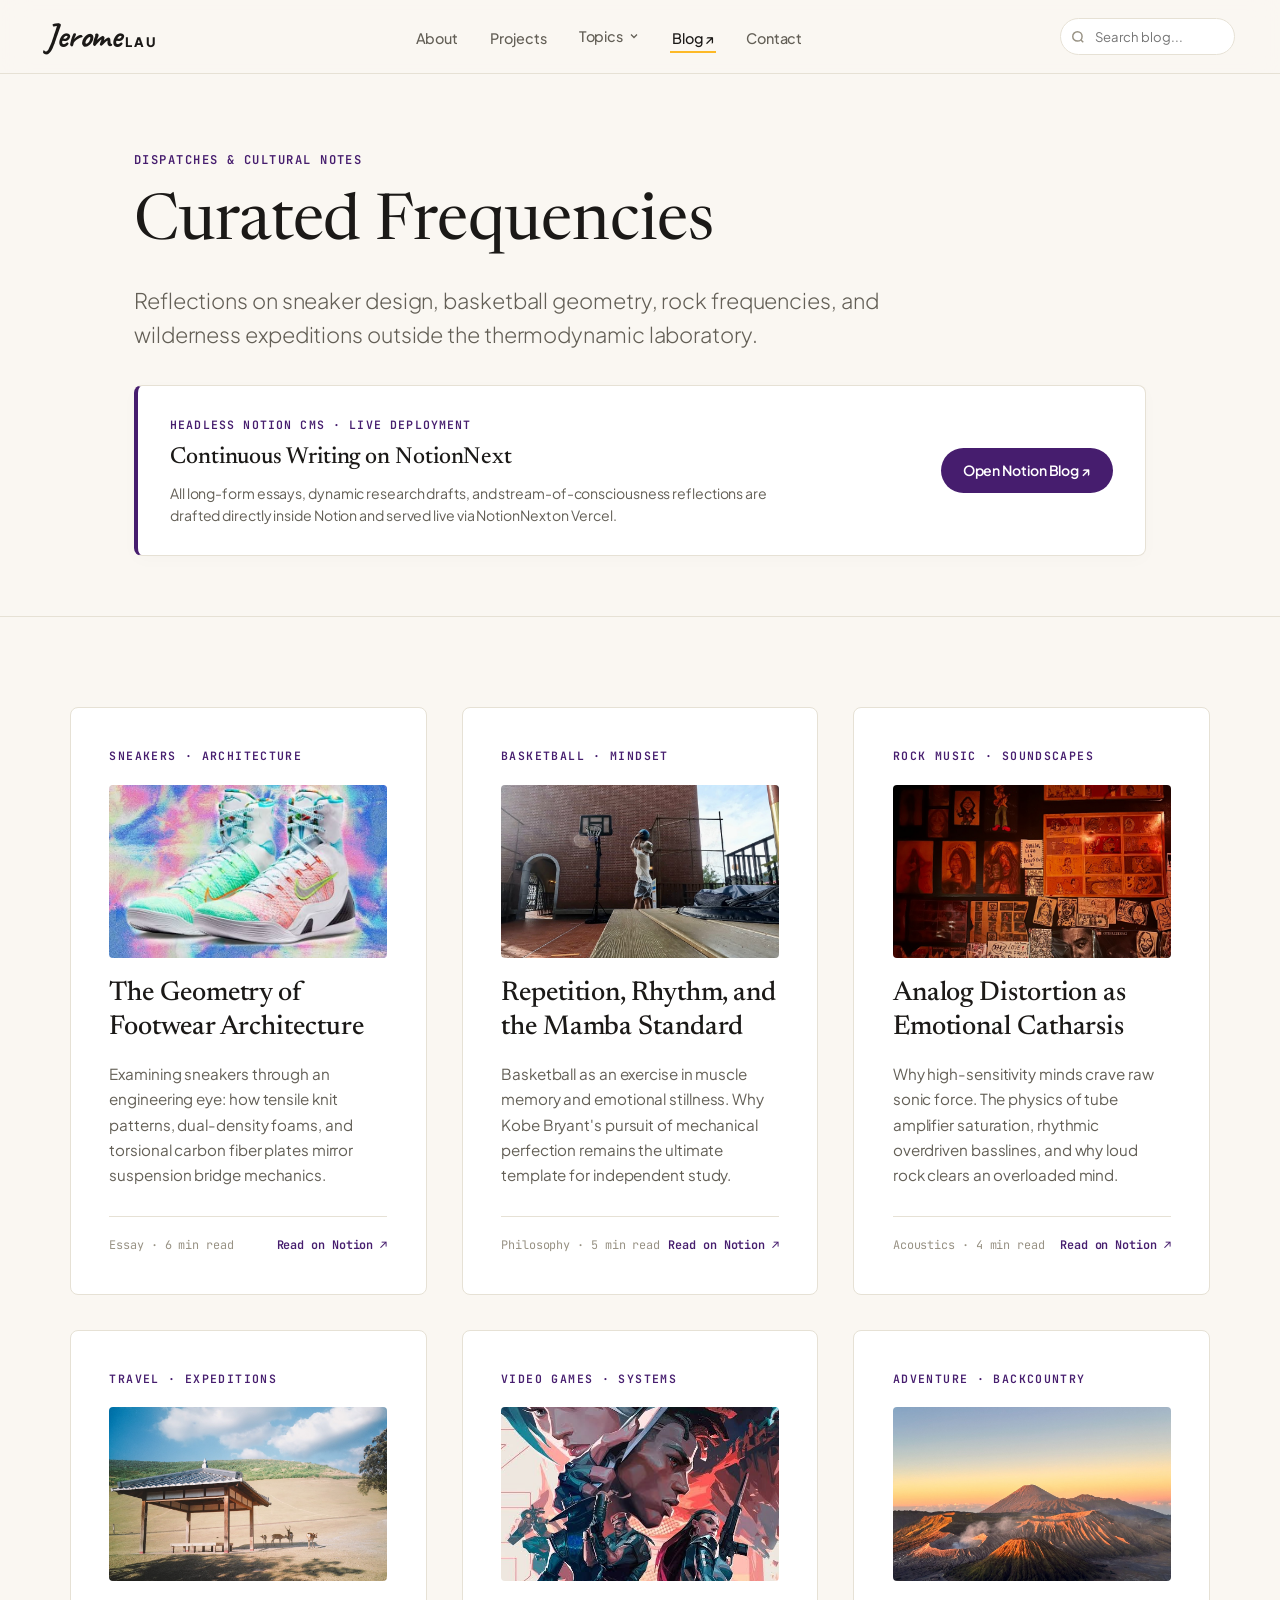
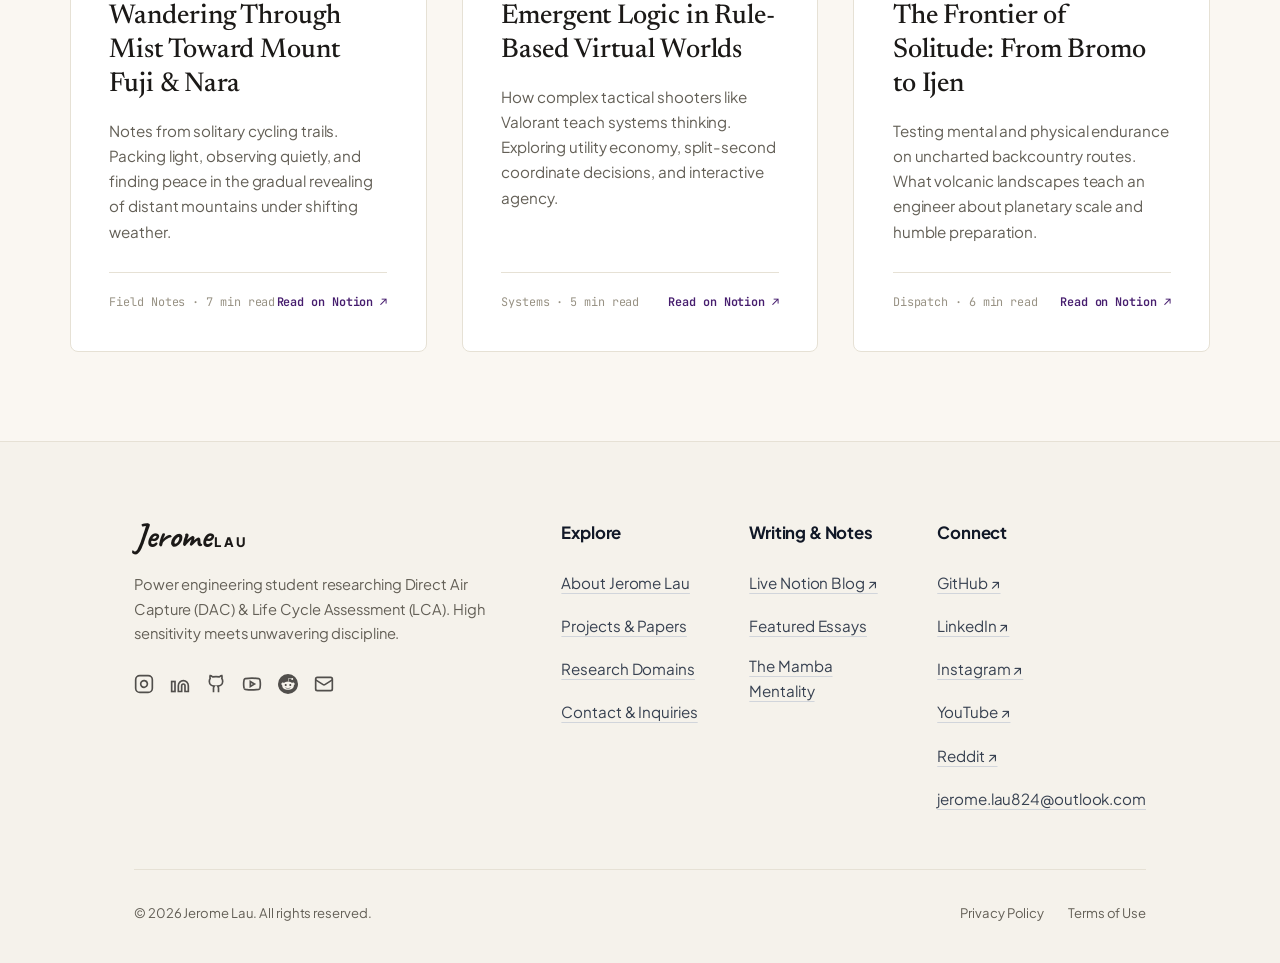
<file: blog.html>
<!doctype html>
<html lang="en">
<head>
  <meta charset="utf-8">
  <meta name="viewport" content="width=device-width, initial-scale=1, viewport-fit=cover">
  <title>Blog & Curated Frequencies · Jerome Lau</title>
  <meta name="description" content="Essays and dispatches on Sneakers, Basketball, Rock Music, Solitary Travel, and Video Game worldbuilding by Jerome Lau.">
  
  <link rel="preconnect" href="https://fonts.googleapis.com">
  <link rel="preconnect" href="https://fonts.gstatic.com" crossorigin>
  <link href="https://fonts.googleapis.com/css2?family=Caveat:wght@600;700&family=JetBrains+Mono:wght@400;500;600&family=Newsreader:ital,opsz,wght@0,6..72,300..700;1,6..72,300..500&family=Plus+Jakarta+Sans:wght@300;400;500;600;700&display=swap" rel="stylesheet">
  
  <link rel="stylesheet" href="scrollcraft.css?v=3">
  
  <style>
    :root {
      --sc-canvas: #FAF7F2;
      --sc-surface: #FFFFFF;
      --sc-surface-alt: #F3EFE6;
      --sc-footer-bg: #F5F2EB;
      --sc-ink: #1B1917;
      --sc-ink-soft: #635F56;
      --sc-ink-faint: #989284;
      --sc-line: #E6E1D5;
      --lakers-purple: #461D6E;
      --lakers-gold: #FDB927;
      --sc-font-display: "Newsreader", Georgia, serif;
      --sc-font-text: "Plus Jakarta Sans", sans-serif;
      --sc-font-mono: "JetBrains Mono", monospace;
      --sc-font-sig: "Caveat", cursive;
    }

    * { box-sizing: border-box; margin: 0; padding: 0; }
    body { background-color: var(--sc-canvas); color: var(--sc-ink); font-family: var(--sc-font-text); line-height: 1.65; -webkit-font-smoothing: antialiased; }
    .container { max-width: 1140px; margin: 0 auto; padding: 0 clamp(1.5rem, 5vw, 4rem); }

    /* Nav Bar */
    .site-nav {
      position: fixed; top: 0; left: 0; right: 0; height: 74px; display: flex; align-items: center; justify-content: space-between;
      padding: 0 clamp(1.2rem, 3.5vw, 3.5rem); z-index: 900; backdrop-filter: blur(14px); -webkit-backdrop-filter: blur(14px);
      background: rgba(250, 247, 242, 0.90); border-bottom: 1px solid var(--sc-line); gap: 1.5rem;
    }
    .brand-signature-mark { display: flex; align-items: baseline; gap: 4px; text-decoration: none; color: var(--sc-ink); }
    .sig-script { font-family: var(--sc-font-sig); font-size: 2.15rem; font-weight: 700; line-height: 1; }
    .sig-sans { font-family: var(--sc-font-text); font-size: 0.82rem; font-weight: 800; letter-spacing: 0.16em; text-transform: uppercase; }
    .nav-center-menu { display: flex; align-items: center; gap: clamp(1.2rem, 2.2vw, 2.5rem); list-style: none; }
    .nav-link { font-size: 0.9rem; font-weight: 500; color: var(--sc-ink-soft); text-decoration: none; position: relative; padding: 6px 2px; }
    .nav-link.active, .nav-link:hover { color: var(--sc-ink); }
    .nav-link.active::after, .nav-link:hover::after { content: ""; position: absolute; bottom: 0; left: 0; width: 100%; height: 2px; background: var(--lakers-gold); }
    .nav-search-wrap { position: relative; display: flex; align-items: center; }
    .nav-search-input { background: var(--sc-surface); border: 1px solid var(--sc-line); border-radius: 99px; padding: 7px 14px 7px 34px; font-size: 0.82rem; width: 175px; outline: none; }
    .nav-search-icon { position: absolute; left: 11px; width: 14px; height: 14px; color: var(--sc-ink-faint); }
    .nav-cta-btn { font-size: 0.82rem; font-weight: 600; color: var(--lakers-purple); text-decoration: none; padding: 7px 18px; background: rgba(70, 29, 110, 0.06); border: 1px solid rgba(70, 29, 110, 0.2); border-radius: 99px; }

    /* Page Header */
    .page-hero { padding: 150px 0 60px 0; border-bottom: 1px solid var(--sc-line); }
    .page-kicker { font-family: var(--sc-font-mono); font-size: 0.76rem; text-transform: uppercase; letter-spacing: 0.12em; color: var(--lakers-purple); margin-bottom: 1.2rem; font-weight: 600; }
    .page-title { font-family: var(--sc-font-display); font-size: clamp(2.8rem, 5vw, 4.2rem); line-height: 1.1; font-weight: 400; margin-bottom: 1.5rem; }
    .page-lead { font-size: clamp(1.15rem, 1.8vw, 1.35rem); color: var(--sc-ink-soft); font-weight: 300; max-width: 780px; line-height: 1.6; }

    /* Blog Articles Grid */
    .blog-section { padding: clamp(4rem, 7vw, 6rem) 0; }
    .blog-grid { display: grid; grid-template-columns: repeat(auto-fit, minmax(320px, 1fr)); gap: 2.2rem; }
    .blog-card { background: var(--sc-surface); border: 1px solid var(--sc-line); border-radius: 8px; padding: 2.4rem; display: flex; flex-direction: column; justify-content: space-between; transition: all 0.3s ease; }
    .blog-card:hover { transform: translateY(-4px); border-color: var(--lakers-purple); box-shadow: 0 12px 28px rgba(70, 29, 110, 0.08); }
    
    .blog-category-tag { font-family: var(--sc-font-mono); font-size: 0.72rem; text-transform: uppercase; letter-spacing: 0.12em; color: var(--lakers-purple); font-weight: 600; margin-bottom: 1.2rem; }
    .blog-card-title { font-family: var(--sc-font-display); font-size: 1.7rem; font-weight: 500; color: var(--sc-ink); margin-bottom: 1rem; line-height: 1.25; }
    .blog-card-excerpt { font-size: 0.95rem; color: var(--sc-ink-soft); line-height: 1.65; margin-bottom: 1.8rem; }
    .blog-card-meta { font-family: var(--sc-font-mono); font-size: 0.74rem; color: var(--sc-ink-faint); padding-top: 1.2rem; border-top: 1px solid var(--sc-line); display: flex; justify-content: space-between; }

    /* Mel Robbins Footer */
    .mel-footer { background: var(--sc-footer-bg); border-top: 1px solid var(--sc-line); padding: 5rem 0 2.5rem 0; }
    .mel-footer-grid { display: grid; grid-template-columns: 1.6fr 1.2fr 1fr 1fr; gap: clamp(2rem, 4vw, 4.5rem); margin-bottom: 4rem; }
    .mel-footer-bio { margin-top: 1.2rem; font-size: 0.9rem; color: var(--sc-ink-soft); line-height: 1.65; max-width: 320px; }
    .mel-social-links { display: flex; gap: 16px; margin-top: 2rem; }
    .mel-social-icon { color: var(--sc-ink); opacity: 0.75; transition: all 0.2s; }
    .mel-social-icon:hover { opacity: 1; color: var(--lakers-purple); transform: translateY(-2px); }
    .mel-footer-col-title { font-size: 0.95rem; font-weight: 700; margin-bottom: 1.4rem; }
    .mel-footer-links-list { list-style: none; display: flex; flex-direction: column; gap: 0.75rem; }
    .mel-footer-link { font-size: 0.88rem; color: var(--sc-ink-soft); text-decoration: none; }
    .mel-footer-link:hover { color: var(--sc-ink); }
    .mel-footer-bottom-bar { border-top: 1px solid var(--sc-line); padding-top: 2rem; display: flex; justify-content: space-between; font-size: 0.8rem; color: var(--sc-ink-soft); }
    .mel-footer-legal-links { display: flex; gap: 1.5rem; }
    .mel-footer-legal-link { color: var(--sc-ink-soft); text-decoration: none; }

    @media (max-width: 860px) {
      .nav-center-menu { display: none; }
      .mel-footer-grid { grid-template-columns: 1fr 1fr; }
    }
  
    /* =========================================================================
       EDITORIAL FOOTER: Brand on Left, 3 Columns on Right
       ========================================================================= */
    .site-footer {
      background: var(--sc-footer-bg);
      border-top: 1px solid var(--sc-line);
      padding: clamp(4rem, 6vw, 5.5rem) 0 2.5rem 0;
      color: var(--sc-ink);
    }
    .footer-main-row {
      display: grid;
      grid-template-columns: 1.15fr 1.85fr;
      gap: clamp(2.5rem, 5vw, 5rem);
      align-items: start;
      margin-bottom: 3.5rem;
    }
    .footer-brand-side {
      max-width: 360px;
    }
    .footer-bio {
      margin-top: 1.2rem;
      font-size: 0.92rem;
      color: var(--sc-ink-soft);
      line-height: 1.65;
    }
    .footer-social-row {
      display: flex;
      align-items: center;
      gap: 16px;
      margin-top: 1.8rem;
    }
    .footer-social-btn {
      color: var(--sc-ink);
      opacity: 0.75;
      transition: all 0.2s ease;
      display: inline-flex;
      align-items: center;
      justify-content: center;
    }
    .footer-social-btn:hover {
      opacity: 1;
      transform: translateY(-2px);
      color: var(--lakers-purple);
    }
    .footer-nav-three-cols {
      display: grid;
      grid-template-columns: repeat(3, 1fr);
      gap: clamp(1.5rem, 3vw, 2.8rem);
    }
    .footer-col-heading {
      font-family: var(--sc-font-text);
      font-size: 1.05rem;
      font-weight: 700;
      color: #111827;
      margin-bottom: 1.25rem;
      letter-spacing: -0.01em;
    }
    .footer-col-links {
      list-style: none !important;
      list-style-type: none !important;
      padding: 0 !important;
      margin: 0 !important;
      display: flex;
      flex-direction: column;
      gap: 0.85rem;
    }
    .footer-col-links li {
      list-style: none !important;
      list-style-type: none !important;
      padding: 0 !important;
      margin: 0 !important;
    }
    .footer-text-link {
      font-family: var(--sc-font-text);
      font-size: 0.95rem;
      color: #374151;
      text-decoration: underline;
      text-underline-offset: 4px;
      text-decoration-color: #D1D5DB;
      transition: all 0.2s ease;
      display: inline-block;
    }
    .footer-text-link:hover {
      color: #111827;
      text-decoration-color: #111827;
    }
    .footer-bottom-strip {
      border-top: 1px solid var(--sc-line);
      padding-top: 2rem;
      display: flex;
      justify-content: space-between;
      align-items: center;
      flex-wrap: wrap;
      gap: 1rem;
      font-size: 0.82rem;
      color: var(--sc-ink-soft);
    }
    .footer-legal-menu {
      display: flex;
      gap: 1.5rem;
      flex-wrap: wrap;
    }
    .footer-legal-menu a {
      color: var(--sc-ink-soft);
      text-decoration: none;
      transition: color 0.2s ease;
    }
    .footer-legal-menu a:hover {
      color: var(--sc-ink);
      text-decoration: underline;
    }
    @media (max-width: 900px) {
      .footer-main-row {
        grid-template-columns: 1fr;
        gap: 3rem;
      }
      .footer-brand-side {
        max-width: none;
      }
    }
    @media (max-width: 640px) {
      .footer-nav-three-cols {
        grid-template-columns: 1fr;
        gap: 2.2rem;
      }
    }
  </style>
</head>
<body>

  <header>
    <nav class="site-nav">
      <a href="index.html" class="brand-signature-mark" title="Return to Homepage">
        <span class="sig-script">Jerome</span>
        <span class="sig-sans">LAU</span>
      </a>
      <ul class="nav-center-menu">
        <li><a href="about.html" class="nav-link">About</a></li>
        <li><a href="projects.html" class="nav-link">Projects</a></li>
        <li class="nav-item-dropdown">
          <a href="topics.html" class="nav-link nav-dropdown-trigger">
            Topics
            <svg class="dropdown-chevron" width="10" height="10" viewBox="0 0 24 24" fill="none" stroke="currentColor" stroke-width="2.5"><path d="m6 9 6 6 6-6"/></svg>
          </a>
          <div class="nav-dropdown-menu">
            <a href="topics.html#topic-01" class="dropdown-item">
              <span class="dropdown-num">01</span>
              <span>World Observations & Thoughts</span>
            </a>
            <a href="topics.html#topic-02" class="dropdown-item">
              <span class="dropdown-num">02</span>
              <span>Personal Psychology & Inner Dissection</span>
            </a>
            <a href="topics.html#topic-03" class="dropdown-item">
              <span class="dropdown-num">03</span>
              <span>Personal Growth & Milestone Chronicles</span>
            </a>
            <a href="topics.html#topic-04" class="dropdown-item">
              <span class="dropdown-num">04</span>
              <span>Cultural & Topical Dialogues</span>
            </a>
            <a href="topics.html#topic-05" class="dropdown-item">
              <span class="dropdown-num">05</span>
              <span>Reading Meditations & Marginalia</span>
            </a>
            <div class="dropdown-divider"></div>
            <a href="topics.html" class="dropdown-item-all">
              <span>All Topics</span>
              <span class="dropdown-arrow">&rarr;</span>
            </a>
          </div>
        </li>
        <li><a href="https://notionnext-website.vercel.app/" target="_blank" rel="noopener noreferrer" class="nav-link active" title="Open Notion Blog">Blog ↗</a></li>
        <li><a href="contact.html" class="nav-link">Contact</a></li>
      </ul>
      <div class="nav-right-tools">
        <div class="nav-search-wrap">
          <svg class="nav-search-icon" viewBox="0 0 24 24" fill="none" stroke="currentColor" stroke-width="2.5"><circle cx="11" cy="11" r="8"></circle><line x1="21" y1="21" x2="16.65" y2="16.65"></line></svg>
          <input type="text" class="nav-search-input" placeholder="Search blog...">
        </div>
        <button class="mobile-menu-toggle" id="mobileMenuToggle" aria-label="Toggle navigation menu" aria-expanded="false">
          <svg class="hamburger-icon" width="22" height="22" viewBox="0 0 24 24" fill="none" stroke="currentColor" stroke-width="2"><line x1="3" y1="6" x2="21" y2="6"></line><line x1="3" y1="12" x2="21" y2="12"></line><line x1="3" y1="18" x2="21" y2="18"></line></svg>
          <svg class="close-icon" width="22" height="22" viewBox="0 0 24 24" fill="none" stroke="currentColor" stroke-width="2" style="display:none;"><line x1="18" y1="6" x2="6" y2="18"></line><line x1="6" y1="6" x2="18" y2="18"></line></svg>
        </button>
      </div>
    </nav>
    <div class="mobile-nav-drawer" id="mobileNavDrawer" aria-hidden="true">
      <div class="mobile-nav-inner">
        <ul class="mobile-nav-links">
          <li><a href="index.html" class="mobile-nav-link">Home</a></li>
          <li><a href="about.html" class="mobile-nav-link">About</a></li>
          <li><a href="projects.html" class="mobile-nav-link">Projects</a></li>
          <li><a href="topics.html" class="mobile-nav-link">Topics</a></li>
          <li><a href="https://notionnext-website.vercel.app/" target="_blank" rel="noopener noreferrer" class="mobile-nav-link active">Blog ↗</a></li>
          <li><a href="contact.html" class="mobile-nav-link">Contact</a></li>
        </ul>
        <div class="mobile-nav-footer">
          <p class="mobile-nav-tagline">“When you think you can't, UCONN.” — Gianna Bryant</p>
        </div>
      </div>
    </div>
  </header>

  <main>
    <section class="page-hero">
      <div class="container">
        <div class="page-kicker">Dispatches & Cultural Notes</div>
        <h1 class="page-title">Curated Frequencies</h1>
        <p class="page-lead">
          Reflections on sneaker design, basketball geometry, rock frequencies, and wilderness expeditions outside the thermodynamic laboratory.
        </p>

        <!-- NotionNext Integration Banner -->
        <div style="background: var(--sc-surface); border: 1px solid var(--sc-line); border-left: 4px solid var(--lakers-purple); border-radius: 8px; padding: 1.8rem 2rem; margin-top: 2rem; display: flex; justify-content: space-between; align-items: center; flex-wrap: wrap; gap: 1.2rem; box-shadow: 0 4px 18px rgba(0,0,0,0.02);">
          <div>
            <div style="font-family: var(--sc-font-mono); font-size: 0.72rem; text-transform: uppercase; letter-spacing: 0.1em; color: var(--lakers-purple); font-weight: 600; margin-bottom: 0.35rem;">
              Headless Notion CMS · Live Deployment
            </div>
            <h3 style="font-family: var(--sc-font-display); font-size: 1.45rem; font-weight: 500; color: var(--sc-ink); margin-bottom: 0.35rem;">
              Continuous Writing on NotionNext
            </h3>
            <p style="font-size: 0.88rem; color: var(--sc-ink-soft); max-width: 620px; line-height: 1.55; margin: 0;">
              All long-form essays, dynamic research drafts, and stream-of-consciousness reflections are drafted directly inside Notion and served live via NotionNext on Vercel.
            </p>
          </div>
          <a href="https://notionnext-website.vercel.app/" target="_blank" rel="noopener noreferrer" style="display: inline-flex; align-items: center; gap: 8px; font-size: 0.88rem; font-weight: 600; color: #FFFFFF; background: var(--lakers-purple); padding: 11px 22px; border-radius: 99px; text-decoration: none; transition: opacity 0.2s ease;">
            Open Notion Blog ↗
          </a>
        </div>
      </div>
    </section>

    <div class="container blog-section">
      <div class="blog-grid">
        
        <!-- Post 1: Sneakers -->
        <article class="blog-card">
          <div>
            <div class="blog-category-tag">Sneakers · Architecture</div>
            <div style="border-radius: 4px; overflow: hidden; aspect-ratio: 16/10; margin-bottom: 1.2rem;">
              <img src="assets/hobby-sneaker.jpg" alt="Kobe 9 Elite Sneakers" style="width: 100%; height: 100%; object-fit: cover;" loading="lazy">
            </div>
            <h2 class="blog-card-title">The Geometry of Footwear Architecture</h2>
            <p class="blog-card-excerpt">
              Examining sneakers through an engineering eye: how tensile knit patterns, dual-density foams, and torsional carbon fiber plates mirror suspension bridge mechanics.
            </p>
          </div>
          <div class="blog-card-meta">
            <span>Essay · 6 min read</span>
            <a href="https://notionnext-website.vercel.app/" target="_blank" rel="noopener noreferrer" style="color: var(--lakers-purple); text-decoration: none; font-weight: 600;">Read on Notion ↗</a>
          </div>
        </article>

        <!-- Post 2: Basketball -->
        <article class="blog-card">
          <div>
            <div class="blog-category-tag">Basketball · Mindset</div>
            <div style="border-radius: 4px; overflow: hidden; aspect-ratio: 16/10; margin-bottom: 1.2rem;">
              <img src="assets/hobby-basketball.jpg" alt="Jerome Shooting Basketball" style="width: 100%; height: 100%; object-fit: cover;" loading="lazy">
            </div>
            <h2 class="blog-card-title">Repetition, Rhythm, and the Mamba Standard</h2>
            <p class="blog-card-excerpt">
              Basketball as an exercise in muscle memory and emotional stillness. Why Kobe Bryant's pursuit of mechanical perfection remains the ultimate template for independent study.
            </p>
          </div>
          <div class="blog-card-meta">
            <span>Philosophy · 5 min read</span>
            <a href="https://notionnext-website.vercel.app/" target="_blank" rel="noopener noreferrer" style="color: var(--lakers-purple); text-decoration: none; font-weight: 600;">Read on Notion ↗</a>
          </div>
        </article>

        <!-- Post 3: Rock Music -->
        <article class="blog-card">
          <div>
            <div class="blog-category-tag">Rock Music · Soundscapes</div>
            <div style="border-radius: 4px; overflow: hidden; aspect-ratio: 16/10; margin-bottom: 1.2rem;">
              <img src="assets/hobby-rockbar.jpg" alt="Underground Rock Bar Poster Wall" style="width: 100%; height: 100%; object-fit: cover;" loading="lazy">
            </div>
            <h2 class="blog-card-title">Analog Distortion as Emotional Catharsis</h2>
            <p class="blog-card-excerpt">
              Why high-sensitivity minds crave raw sonic force. The physics of tube amplifier saturation, rhythmic overdriven basslines, and why loud rock clears an overloaded mind.
            </p>
          </div>
          <div class="blog-card-meta">
            <span>Acoustics · 4 min read</span>
            <a href="https://notionnext-website.vercel.app/" target="_blank" rel="noopener noreferrer" style="color: var(--lakers-purple); text-decoration: none; font-weight: 600;">Read on Notion ↗</a>
          </div>
        </article>

        <!-- Post 4: Travel -->
        <article class="blog-card">
          <div>
            <div class="blog-category-tag">Travel · Expeditions</div>
            <div style="border-radius: 4px; overflow: hidden; aspect-ratio: 16/10; margin-bottom: 1.2rem;">
              <img src="assets/travel-nara.jpg" alt="Nara Hillside Pavilion and Deer" style="width: 100%; height: 100%; object-fit: cover;" loading="lazy">
            </div>
            <h2 class="blog-card-title">Wandering Through Mist Toward Mount Fuji & Nara</h2>
            <p class="blog-card-excerpt">
              Notes from solitary cycling trails. Packing light, observing quietly, and finding peace in the gradual revealing of distant mountains under shifting weather.
            </p>
          </div>
          <div class="blog-card-meta">
            <span>Field Notes · 7 min read</span>
            <a href="https://notionnext-website.vercel.app/" target="_blank" rel="noopener noreferrer" style="color: var(--lakers-purple); text-decoration: none; font-weight: 600;">Read on Notion ↗</a>
          </div>
        </article>

        <!-- Post 5: Video Games -->
        <article class="blog-card">
          <div>
            <div class="blog-category-tag">Video Games · Systems</div>
            <div style="border-radius: 4px; overflow: hidden; aspect-ratio: 16/10; margin-bottom: 1.2rem;">
              <img src="assets/hobby-valorant.jpg" alt="Valorant Tactical Gameplay Art" style="width: 100%; height: 100%; object-fit: cover;" loading="lazy">
            </div>
            <h2 class="blog-card-title">Emergent Logic in Rule-Based Virtual Worlds</h2>
            <p class="blog-card-excerpt">
              How complex tactical shooters like Valorant teach systems thinking. Exploring utility economy, split-second coordinate decisions, and interactive agency.
            </p>
          </div>
          <div class="blog-card-meta">
            <span>Systems · 5 min read</span>
            <a href="https://notionnext-website.vercel.app/" target="_blank" rel="noopener noreferrer" style="color: var(--lakers-purple); text-decoration: none; font-weight: 600;">Read on Notion ↗</a>
          </div>
        </article>

        <!-- Post 6: Adventure -->
        <article class="blog-card">
          <div>
            <div class="blog-category-tag">Adventure · Backcountry</div>
            <div style="border-radius: 4px; overflow: hidden; aspect-ratio: 16/10; margin-bottom: 1.2rem;">
              <img src="assets/travel-bromo.jpg" alt="Mount Bromo Caldera Sunrise" style="width: 100%; height: 100%; object-fit: cover;" loading="lazy">
            </div>
            <h2 class="blog-card-title">The Frontier of Solitude: From Bromo to Ijen</h2>
            <p class="blog-card-excerpt">
              Testing mental and physical endurance on uncharted backcountry routes. What volcanic landscapes teach an engineer about planetary scale and humble preparation.
            </p>
          </div>
          <div class="blog-card-meta">
            <span>Dispatch · 6 min read</span>
            <a href="https://notionnext-website.vercel.app/" target="_blank" rel="noopener noreferrer" style="color: var(--lakers-purple); text-decoration: none; font-weight: 600;">Read on Notion ↗</a>
          </div>
        </article>

      </div>
    </div>
  </main>

  <!-- Simplified Editorial Footer (Figure 5 Style) -->
    <!-- ===================================================================
       FOOTER: Brand on Left, 3 Columns on Right
       =================================================================== -->
  <footer class="site-footer">
    <div class="container">
      
      <div class="footer-main-row">
        
        <!-- Left Side: Brand, Bio, Social Icons -->
        <div class="footer-brand-side">
          <a href="index.html" class="brand-signature-mark" title="Jerome Lau Homepage">
            <span class="sig-script">Jerome</span>
            <span class="sig-sans">LAU</span>
          </a>
          <p class="footer-bio">
            Power engineering student researching Direct Air Capture (DAC) & Life Cycle Assessment (LCA). High sensitivity meets unwavering discipline.
          </p>
          <div class="footer-social-row">
            <a href="https://instagram.com/jerome.2077/" target="_blank" rel="noopener noreferrer" class="footer-social-btn" title="Instagram"><svg width="20" height="20" viewBox="0 0 24 24" fill="none" stroke="currentColor" stroke-width="2"><rect width="20" height="20" x="2" y="2" rx="5"/><path d="M16 11.37A4 4 0 1 1 12.63 8 4 4 0 0 1 16 11.37z"/></svg></a>
            <a href="https://www.linkedin.com/in/xinyu-liu-300329334/?isSelfProfile=true" target="_blank" rel="noopener noreferrer" class="footer-social-btn" title="LinkedIn"><svg width="20" height="20" viewBox="0 0 24 24" fill="none" stroke="currentColor" stroke-width="2"><path d="M16 8a6 6 0 0 1 6 6v7h-4v-7a2 2 0 0 0-2-2 2 2 0 0 0-2 2v7h-4v-7a6 6 0 0 1 6-6z"/><rect width="4" height="12" x="2" y="9"/></svg></a>
            <a href="https://github.com/Jerome824" target="_blank" rel="noopener noreferrer" class="footer-social-btn" title="GitHub"><svg width="20" height="20" viewBox="0 0 24 24" fill="none" stroke="currentColor" stroke-width="2"><path d="M15 22v-4a4.8 4.8 0 0 0-1-3.5c3 0 6-2 6-5.5.08-1.25-.27-2.48-1-3.5.28-1.15.28-2.35 0-3.5 0 0-1 0-3 1.5-2.64-.5-5.36-.5-8 0C6 2 5 2 5 2c-.3 1.15-.3 2.35 0 3.5A5.403 5.403 0 0 0 4 9c0 3.5 3 5.5 6 5.5-.39.49-.68 1.05-.85 1.65-.17.6-.22 1.23-.15 1.85v4"/></svg></a>
            <a href="https://www.youtube.com/@Losbean-824" target="_blank" rel="noopener noreferrer" class="footer-social-btn" title="YouTube"><svg width="20" height="20" viewBox="0 0 24 24" fill="none" stroke="currentColor" stroke-width="2"><path d="M2.5 17a24.12 24.12 0 0 1 0-10 2 2 0 0 1 1.4-1.4 49.56 49.56 0 0 1 16.2 0A2 2 0 0 1 21.5 7a24.12 24.12 0 0 1 0 10 2 2 0 0 1-1.4 1.4 49.55 49.55 0 0 1-16.2 0A2 2 0 0 1 2.5 17"/><polygon points="10 15 15 12 10 9 10 15"/></svg></a>
            <a href="https://www.reddit.com/user/No_Plum_8594/" target="_blank" rel="noopener noreferrer" class="footer-social-btn" title="Reddit"><svg width="20" height="20" viewBox="0 0 24 24" fill="currentColor"><path d="M12 0A12 12 0 0 0 0 12a12 12 0 0 0 12 12 12 12 0 0 0 12-12A12 12 0 0 0 12 0zm5.01 4.744c.688 0 1.25.561 1.25 1.249a1.25 1.25 0 0 1-2.498.056l-2.597-.547-.8 3.747c1.824.07 3.48.632 4.674 1.488.308-.309.73-.491 1.207-.491.968 0 1.754.786 1.754 1.754 0 .716-.435 1.333-1.01 1.614a3.111 3.111 0 0 1 .042.52c0 2.694-3.13 4.87-7.004 4.87-3.874 0-7.004-2.176-7.004-4.87 0-.183.015-.366.043-.534A1.748 1.748 0 0 1 4.028 12c0-.968.786-1.754 1.754-1.754.463 0 .898.196 1.207.49 1.207-.883 2.878-1.43 4.744-1.487l.885-4.182a.342.342 0 0 1 .14-.197.35.35 0 0 1 .238-.042l2.906.617a1.214 1.214 0 0 1 1.108-.701zM9.25 12C8.561 12 8 12.562 8 13.25c0 .687.561 1.248 1.25 1.248.687 0 1.248-.561 1.248-1.249 0-.688-.561-1.249-1.249-1.249zm5.5 0c-.687 0-1.248.561-1.248 1.25 0 .687.561 1.248 1.249 1.248.688 0 1.249-.561 1.249-1.249 0-.687-.562-1.249-1.25-1.249zm-5.466 3.99a.327.327 0 0 0-.231.094.33.33 0 0 0 0 .463c.842.842 2.484.913 2.961.913.477 0 2.105-.056 2.961-.913a.361.361 0 0 0 .029-.463.33.33 0 0 0-.464 0c-.547.533-1.684.73-2.512.73-.828 0-1.979-.196-2.512-.73a.326.326 0 0 0-.232-.095z"/></svg></a>
            <a href="mailto:jerome.lau824@outlook.com" class="footer-social-btn" title="Direct Email"><svg width="20" height="20" viewBox="0 0 24 24" fill="none" stroke="currentColor" stroke-width="2"><rect width="20" height="16" x="2" y="4" rx="2"/><path d="m22 7-8.97 5.7a1.94 1.94 0 0 1-2.06 0L2 7"/></svg></a>
          </div>
        </div>

        <!-- Right Side: 3 Columns (Explore, Writing & Notes, Connect) -->
        <div class="footer-nav-three-cols">
          
          <div>
            <h4 class="footer-col-heading">Explore</h4>
            <ul class="footer-col-links" style="list-style: none !important; padding: 0 !important; margin: 0 !important;">
              <li style="list-style: none !important; margin-bottom: 0.85rem;"><a href="about.html" class="footer-text-link">About Jerome Lau</a></li>
              <li style="list-style: none !important; margin-bottom: 0.85rem;"><a href="projects.html" class="footer-text-link">Projects & Papers</a></li>
              <li style="list-style: none !important; margin-bottom: 0.85rem;"><a href="topics.html" class="footer-text-link">Research Domains</a></li>
              <li style="list-style: none !important; margin-bottom: 0.85rem;"><a href="contact.html" class="footer-text-link">Contact & Inquiries</a></li>
            </ul>
          </div>

          <div>
            <h4 class="footer-col-heading">Writing & Notes</h4>
            <ul class="footer-col-links" style="list-style: none !important; padding: 0 !important; margin: 0 !important;">
              <li style="list-style: none !important; margin-bottom: 0.85rem;"><a href="https://notionnext-website.vercel.app/" target="_blank" rel="noopener noreferrer" class="footer-text-link">Live Notion Blog &#x2197;</a></li>
              <li style="list-style: none !important; margin-bottom: 0.85rem;"><a href="blog.html" class="footer-text-link">Featured Essays</a></li>
              <li style="list-style: none !important; margin-bottom: 0.85rem;"><a href="index.html#the-creed" class="footer-text-link">The Mamba Mentality</a></li>
            </ul>
          </div>

          <div>
            <h4 class="footer-col-heading">Connect</h4>
            <ul class="footer-col-links" style="list-style: none !important; padding: 0 !important; margin: 0 !important;">
              <li style="list-style: none !important; margin-bottom: 0.85rem;"><a href="https://github.com/Jerome824" target="_blank" rel="noopener noreferrer" class="footer-text-link">GitHub &#x2197;</a></li>
              <li style="list-style: none !important; margin-bottom: 0.85rem;"><a href="https://www.linkedin.com/in/xinyu-liu-300329334/?isSelfProfile=true" target="_blank" rel="noopener noreferrer" class="footer-text-link">LinkedIn &#x2197;</a></li>
              <li style="list-style: none !important; margin-bottom: 0.85rem;"><a href="https://instagram.com/jerome.2077/" target="_blank" rel="noopener noreferrer" class="footer-text-link">Instagram &#x2197;</a></li>
              <li style="list-style: none !important; margin-bottom: 0.85rem;"><a href="https://www.youtube.com/@Losbean-824" target="_blank" rel="noopener noreferrer" class="footer-text-link">YouTube &#x2197;</a></li>
              <li style="list-style: none !important; margin-bottom: 0.85rem;"><a href="https://www.reddit.com/user/No_Plum_8594/" target="_blank" rel="noopener noreferrer" class="footer-text-link">Reddit &#x2197;</a></li>
              <li style="list-style: none !important; margin-bottom: 0.85rem;"><a href="mailto:jerome.lau824@outlook.com" class="footer-text-link">jerome.lau824@outlook.com</a></li>
            </ul>
          </div>

        </div>

      </div>

      <!-- Bottom Bar -->
      <div class="footer-bottom-strip">
        <div>
          © 2026 Jerome Lau. All rights reserved.
        </div>
        <div class="footer-legal-menu">
          <a href="#">Privacy Policy</a>
          <a href="#">Terms of Use</a>
        </div>
      </div>

    </div>
  </footer>

  <script>
    (function() {
      const toggleBtn = document.getElementById('mobileMenuToggle');
      const drawer = document.getElementById('mobileNavDrawer');
      if (toggleBtn && drawer) {
        const hamburger = toggleBtn.querySelector('.hamburger-icon');
        const closeIcon = toggleBtn.querySelector('.close-icon');
        toggleBtn.addEventListener('click', function(e) {
          e.stopPropagation();
          const isOpen = drawer.classList.toggle('open');
          toggleBtn.setAttribute('aria-expanded', isOpen);
          if (isOpen) {
            hamburger.style.display = 'none';
            closeIcon.style.display = 'block';
          } else {
            hamburger.style.display = 'block';
            closeIcon.style.display = 'none';
          }
        });
        document.addEventListener('click', function(e) {
          if (!drawer.contains(e.target) && !toggleBtn.contains(e.target) && drawer.classList.contains('open')) {
            drawer.classList.remove('open');
            toggleBtn.setAttribute('aria-expanded', 'false');
            hamburger.style.display = 'block';
            closeIcon.style.display = 'none';
          }
        });
      }
    })();
  </script>
</body>
</html>
</file>
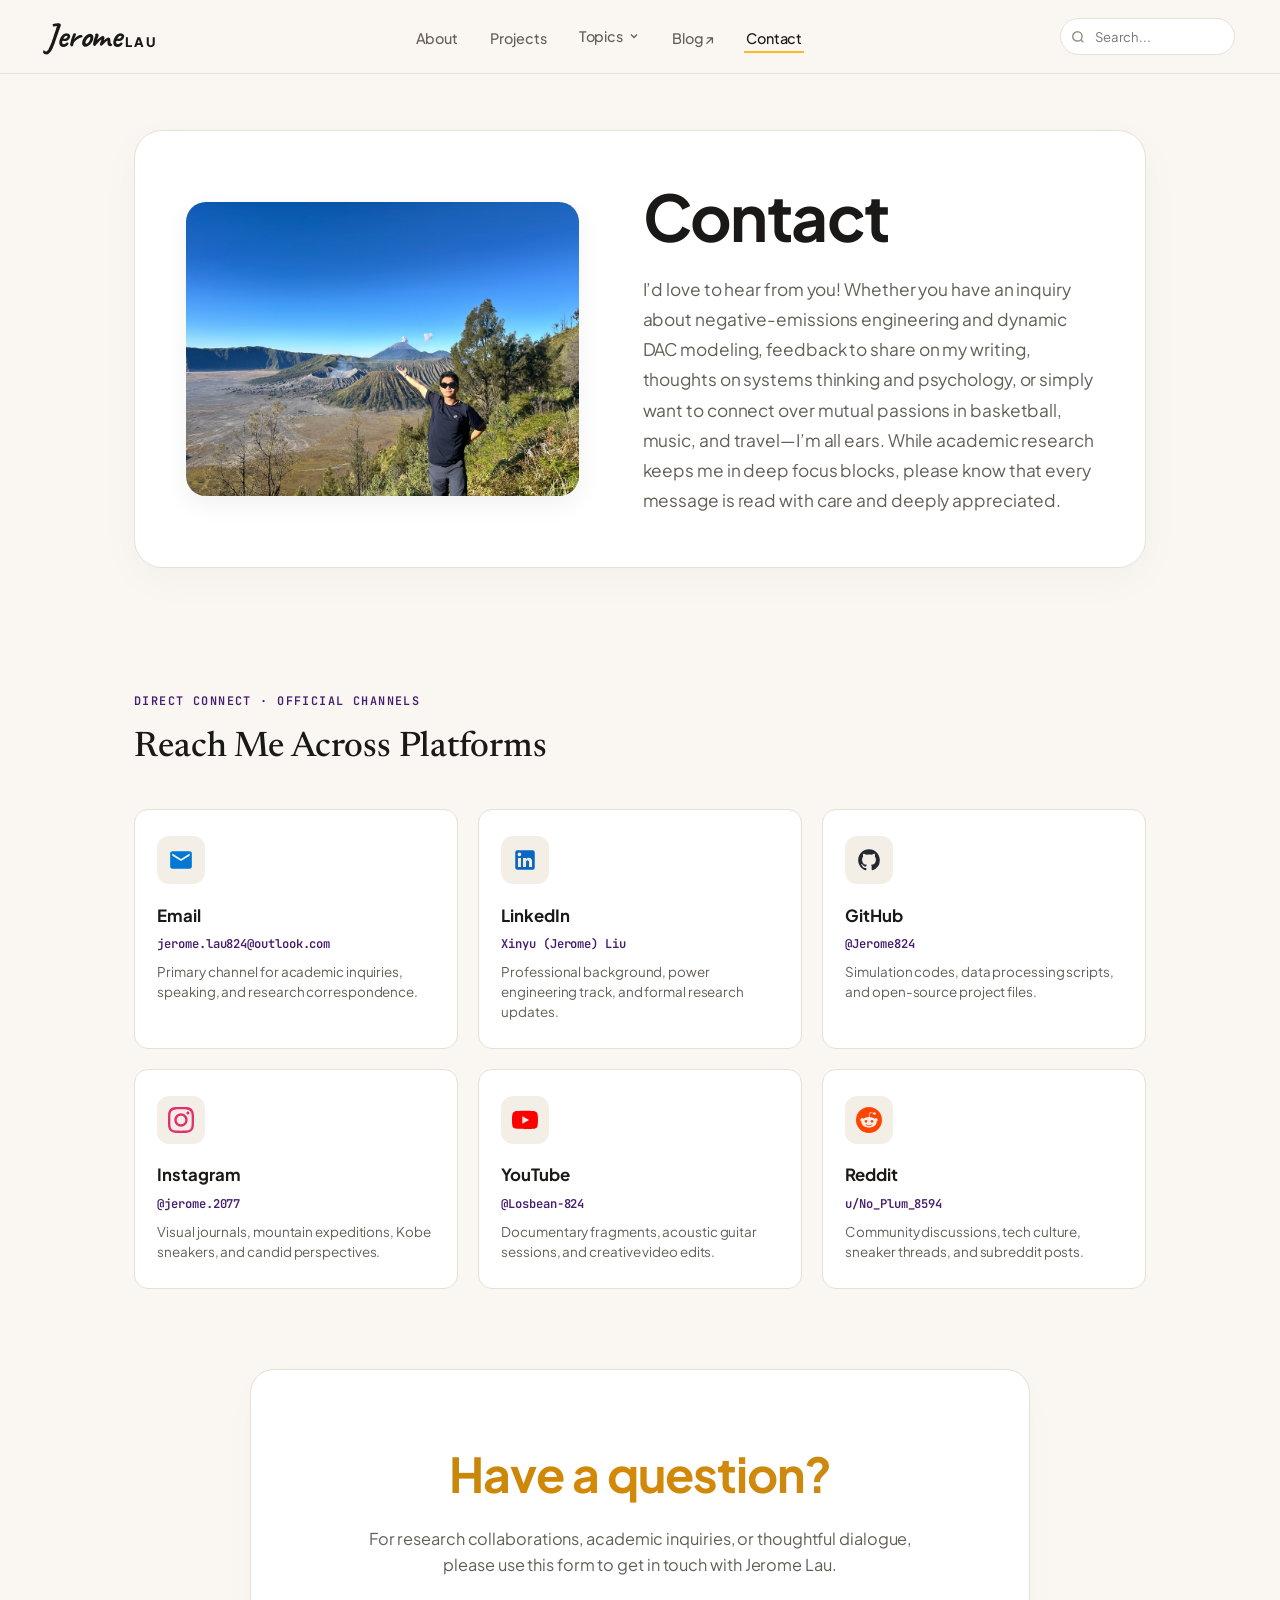
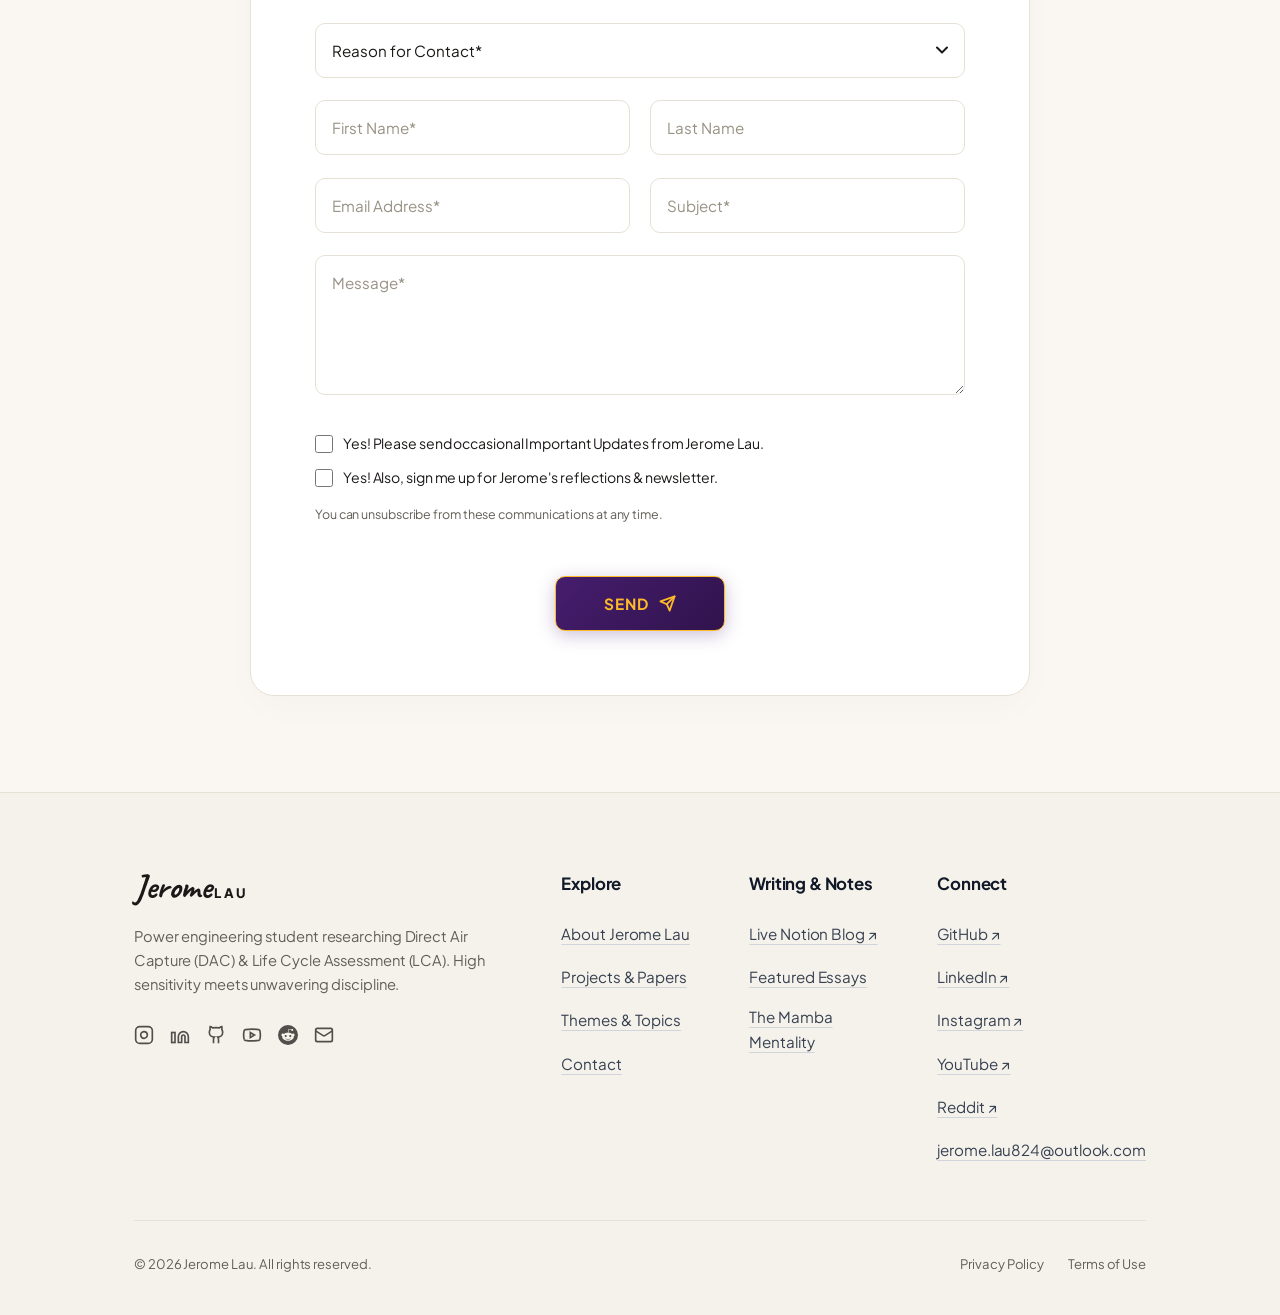
<file: connect.html>
<!doctype html>
<html lang="en">
<head>
  <meta charset="utf-8">
  <meta name="viewport" content="width=device-width, initial-scale=1, viewport-fit=cover">
  <title>Contact · Jerome Lau</title>
  <meta name="description" content="Get in touch with Jerome Lau: Power Engineering student researching Direct Air Capture and Life Cycle Assessment. Reach out for research collaborations or dialogue.">
  
  <link rel="preconnect" href="https://fonts.googleapis.com">
  <link rel="preconnect" href="https://fonts.gstatic.com" crossorigin>
  <link href="https://fonts.googleapis.com/css2?family=Caveat:wght@600;700&family=JetBrains+Mono:wght@400;500;600&family=Newsreader:ital,opsz,wght@0,6..72,300..700;1,6..72,300..500&family=Plus+Jakarta+Sans:wght@300;400;500;600;700&display=swap" rel="stylesheet">
  
  <link rel="stylesheet" href="scrollcraft.css?v=4">
  
  <style>
    :root {
      --sc-canvas: #FAF7F2;
      --sc-surface: #FFFFFF;
      --sc-surface-alt: #F3EFE6;
      --sc-footer-bg: #F5F2EB;
      --sc-ink: #1B1917;
      --sc-ink-soft: #635F56;
      --sc-ink-faint: #989284;
      --sc-line: #E6E1D5;
      --lakers-purple: #461D6E;
      --lakers-gold: #FDB927;
      --sc-font-display: "Newsreader", Georgia, serif;
      --sc-font-text: "Plus Jakarta Sans", sans-serif;
      --sc-font-mono: "JetBrains Mono", monospace;
      --sc-font-sig: "Caveat", cursive;
    }

    * { box-sizing: border-box; margin: 0; padding: 0; }
    body { background-color: var(--sc-canvas); color: var(--sc-ink); font-family: var(--sc-font-text); line-height: 1.65; -webkit-font-smoothing: antialiased; }
    .container { max-width: 1140px; margin: 0 auto; padding: 0 clamp(1.5rem, 5vw, 4rem); }

    /* Nav Bar */
    .site-nav {
      position: fixed; top: 0; left: 0; right: 0; height: 74px; display: flex; align-items: center; justify-content: space-between;
      padding: 0 clamp(1.2rem, 3.5vw, 3.5rem); z-index: 900; backdrop-filter: blur(14px); -webkit-backdrop-filter: blur(14px);
      background: rgba(250, 247, 242, 0.90); border-bottom: 1px solid var(--sc-line); gap: 1.5rem;
    }
    .brand-signature-mark { display: flex; align-items: baseline; gap: 4px; text-decoration: none; color: var(--sc-ink); }
    .sig-script { font-family: var(--sc-font-sig); font-size: 2.15rem; font-weight: 700; line-height: 1; }
    .sig-sans { font-family: var(--sc-font-text); font-size: 0.82rem; font-weight: 800; letter-spacing: 0.16em; text-transform: uppercase; }
    .nav-center-menu { display: flex; align-items: center; gap: clamp(1.2rem, 2.2vw, 2.5rem); list-style: none; }
    .nav-link { font-size: 0.9rem; font-weight: 500; color: var(--sc-ink-soft); text-decoration: none; position: relative; padding: 6px 2px; }
    .nav-link.active, .nav-link:hover { color: var(--sc-ink); }
    .nav-link.active::after, .nav-link:hover::after { content: ""; position: absolute; bottom: 0; left: 0; width: 100%; height: 2px; background: var(--lakers-gold); }
    .nav-search-wrap { position: relative; display: flex; align-items: center; }
    .nav-search-input { background: var(--sc-surface); border: 1px solid var(--sc-line); border-radius: 99px; padding: 7px 14px 7px 34px; font-size: 0.82rem; width: 175px; outline: none; }
    .nav-search-icon { position: absolute; left: 11px; width: 14px; height: 14px; color: var(--sc-ink-faint); }

    /* =========================================================================
       HERO BLOCK (REFERENCING IMAGE 1 & IMAGE 2)
       ========================================================================= */
    .contact-hero-wrap {
      padding: 130px 0 60px 0;
    }
    .contact-hero-card {
      display: grid;
      grid-template-columns: 1fr 1.15fr;
      gap: clamp(2rem, 5vw, 4.5rem);
      align-items: center;
      background: var(--sc-surface);
      border: 1px solid var(--sc-line);
      border-radius: 28px;
      padding: clamp(2rem, 4vw, 3.5rem);
      box-shadow: 0 12px 40px rgba(0, 0, 0, 0.03);
    }
    .contact-photo-frame {
      border-radius: 20px;
      overflow: hidden;
      aspect-ratio: 4/3;
      background: var(--sc-surface-alt);
      box-shadow: 0 8px 26px rgba(0, 0, 0, 0.06);
    }
    .contact-photo-frame img {
      width: 100%;
      height: 100%;
      object-fit: cover;
      display: block;
      transition: transform 0.5s ease;
    }
    .contact-photo-frame:hover img {
      transform: scale(1.03);
    }
    .contact-hero-info {
      display: flex;
      flex-direction: column;
      justify-content: center;
    }
    .contact-hero-title {
      font-family: var(--sc-font-text);
      font-size: clamp(2.8rem, 5vw, 4.4rem);
      font-weight: 700;
      color: var(--sc-ink);
      line-height: 1.08;
      letter-spacing: -0.025em;
      margin-bottom: 1.4rem;
    }
    .contact-hero-desc {
      font-size: clamp(1.02rem, 1.35vw, 1.15rem);
      color: var(--sc-ink-soft);
      line-height: 1.75;
      font-weight: 400;
    }

    /* =========================================================================
       OFFICIAL CONTACT CHANNELS (WITH OFFICIAL BRAND ICONS)
       ========================================================================= */
    .channels-section {
      padding: 4rem 0 2rem 0;
    }
    .channels-section-header {
      margin-bottom: 2rem;
    }
    .channels-kicker {
      font-family: var(--sc-font-mono);
      font-size: 0.74rem;
      text-transform: uppercase;
      letter-spacing: 0.12em;
      color: var(--lakers-purple);
      font-weight: 600;
      display: block;
      margin-bottom: 0.5rem;
    }
    .channels-heading {
      font-family: var(--sc-font-display);
      font-size: 2.2rem;
      font-weight: 500;
      color: var(--sc-ink);
    }
    .channels-grid {
      display: grid;
      grid-template-columns: repeat(3, 1fr);
      gap: 20px;
    }
    @media (max-width: 900px) {
      .channels-grid {
        grid-template-columns: repeat(2, 1fr);
      }
    }
    @media (max-width: 580px) {
      .channels-grid {
        grid-template-columns: 1fr;
      }
    }
    .channel-card {
      background: var(--sc-surface);
      border: 1px solid var(--sc-line);
      border-radius: 14px;
      padding: 1.6rem 1.4rem;
      display: flex;
      flex-direction: column;
      align-items: flex-start;
      text-decoration: none;
      color: inherit;
      transition: all 0.25s ease;
      position: relative;
    }
    .channel-card:hover {
      transform: translateY(-3px);
      box-shadow: 0 10px 28px rgba(0, 0, 0, 0.05);
      border-color: var(--lakers-purple);
    }
    .channel-icon-wrap {
      width: 48px;
      height: 48px;
      border-radius: 12px;
      display: flex;
      align-items: center;
      justify-content: center;
      margin-bottom: 1.1rem;
      background: var(--sc-surface-alt);
      transition: transform 0.25s ease;
    }
    .channel-card:hover .channel-icon-wrap {
      transform: scale(1.08);
    }
    .channel-title {
      font-size: 1.05rem;
      font-weight: 700;
      color: var(--sc-ink);
      margin-bottom: 0.3rem;
    }
    .channel-handle {
      font-family: var(--sc-font-mono);
      font-size: 0.76rem;
      color: var(--lakers-purple);
      font-weight: 600;
      word-break: break-all;
      margin-bottom: 0.5rem;
    }
    .channel-desc {
      font-size: 0.84rem;
      color: var(--sc-ink-soft);
      line-height: 1.5;
    }

    /* =========================================================================
       INTERACTIVE FORM (REFERENCING IMAGE 3)
       ========================================================================= */
    .form-section {
      padding: 3rem 0 6rem 0;
    }
    .form-wrapper-box {
      max-width: 780px;
      margin: 0 auto;
      background: var(--sc-surface);
      border: 1px solid var(--sc-line);
      border-radius: 24px;
      padding: clamp(2.2rem, 5vw, 4rem);
      box-shadow: 0 12px 36px rgba(0, 0, 0, 0.02);
    }
    .form-header-center {
      text-align: center;
      margin-bottom: 2.8rem;
    }
    .form-main-title {
      font-family: var(--sc-font-text);
      font-size: clamp(2.2rem, 4vw, 3rem);
      font-weight: 700;
      color: #B45309;
      background: linear-gradient(135deg, #B8860B 0%, #D48806 45%, #C68A17 100%);
      -webkit-background-clip: text;
      -webkit-text-fill-color: transparent;
      letter-spacing: -0.02em;
      margin-bottom: 0.8rem;
    }
    .form-main-subtitle {
      font-size: 1.02rem;
      color: var(--sc-ink-soft);
      line-height: 1.6;
      max-width: 580px;
      margin: 0 auto;
    }
    
    .form-grid-layout {
      display: flex;
      flex-direction: column;
      gap: 1.4rem;
    }
    .form-row-2col {
      display: grid;
      grid-template-columns: 1fr 1fr;
      gap: 1.2rem;
    }
    .form-control-input, .form-control-select, .form-control-textarea {
      width: 100%;
      padding: 14px 16px;
      background: #FFFFFF;
      border: 1px solid var(--sc-line);
      border-radius: 10px;
      font-family: inherit;
      font-size: 0.95rem;
      color: var(--sc-ink);
      outline: none;
      transition: all 0.2s ease;
    }
    .form-control-input::placeholder, .form-control-textarea::placeholder {
      color: var(--sc-ink-faint);
    }
    .form-control-input:focus, .form-control-select:focus, .form-control-textarea:focus {
      border-color: var(--sc-ink);
      box-shadow: 0 0 0 3px rgba(0, 0, 0, 0.04);
    }
    .form-control-select {
      appearance: none;
      -webkit-appearance: none;
      background-image: url("data:image/svg+xml,%3Csvg width='12' height='8' viewBox='0 0 12 8' fill='none' xmlns='http://www.w3.org/2000/svg'%3E%3Cpath d='M1 1.5L6 6.5L11 1.5' stroke='%231B1917' stroke-width='2' stroke-linecap='round' stroke-linejoin='round'/%3E%3C/svg%3E");
      background-repeat: no-repeat;
      background-position: right 16px center;
      background-size: 12px;
      cursor: pointer;
    }
    .form-control-textarea {
      min-height: 140px;
      resize: vertical;
    }

    /* Checkboxes styling matching Image 3 */
    .form-checkbox-group {
      display: flex;
      flex-direction: column;
      gap: 0.8rem;
      margin-top: 0.5rem;
    }
    .form-checkbox-label {
      display: flex;
      align-items: flex-start;
      gap: 10px;
      font-size: 0.88rem;
      color: var(--sc-ink);
      cursor: pointer;
      line-height: 1.5;
    }
    .form-checkbox-label input[type="checkbox"] {
      width: 18px;
      height: 18px;
      margin-top: 2px;
      accent-color: var(--sc-ink);
      cursor: pointer;
    }
    .form-disclaimer {
      font-size: 0.78rem;
      color: var(--sc-ink-soft);
      margin-top: 0.2rem;
    }

    /* Purple & Gold SEND Button (Lakers Theme) */
    .form-submit-row {
      text-align: center;
      margin-top: 1.8rem;
    }
    .btn-send-lakers {
      display: inline-flex;
      align-items: center;
      justify-content: center;
      gap: 10px;
      min-width: 170px;
      padding: 14px 36px;
      background: linear-gradient(135deg, #461D6E 0%, #30134C 100%);
      color: #FDB927;
      border: 1.5px solid #FDB927;
      border-radius: 10px;
      font-family: var(--sc-font-text);
      font-size: 0.96rem;
      font-weight: 700;
      letter-spacing: 0.08em;
      text-transform: uppercase;
      cursor: pointer;
      transition: all 0.25s cubic-bezier(0.16, 1, 0.3, 1);
      box-shadow: 0 4px 18px rgba(70, 29, 110, 0.28);
    }
    .btn-send-lakers svg {
      color: #FDB927;
      transition: transform 0.25s ease;
    }
    .btn-send-lakers:hover {
      background: linear-gradient(135deg, #572488 0%, #461D6E 100%);
      color: #FFE500;
      border-color: #FFE500;
      transform: translateY(-2px);
      box-shadow: 0 8px 24px rgba(70, 29, 110, 0.38), 0 0 16px rgba(253, 185, 39, 0.35);
    }
    .btn-send-lakers:hover svg {
      color: #FFE500;
      transform: translateX(3px) translateY(-1px);
    }
    .btn-send-lakers:active {
      transform: translateY(0);
    }

    .form-success-banner {
      display: none;
      background: #E8F5E9;
      border: 1px solid #C8E6C9;
      color: #2E7D32;
      padding: 16px;
      border-radius: 10px;
      text-align: center;
      font-size: 0.92rem;
      font-weight: 500;
      margin-top: 1.5rem;
    }

    @media (max-width: 860px) {
      .contact-hero-card { grid-template-columns: 1fr; gap: 2rem; }
      .form-row-2col { grid-template-columns: 1fr; }
    }
  </style>
</head>
<body>

  <header>
    <nav class="site-nav">
      <a href="index.html" class="brand-signature-mark" title="Return to Homepage">
        <span class="sig-script">Jerome</span>
        <span class="sig-sans">LAU</span>
      </a>
      <ul class="nav-center-menu">
        <li><a href="about.html" class="nav-link">About</a></li>
        <li><a href="projects.html" class="nav-link">Projects</a></li>
        
        <!-- Topics Dropdown (Image 4 Reference) -->
        <li class="nav-item-dropdown">
          <a href="topics.html" class="nav-link nav-dropdown-trigger">
            <span>Topics</span>
            <svg class="dropdown-chevron" viewBox="0 0 24 24" fill="none" stroke="currentColor"><polyline points="6 9 12 15 18 9"></polyline></svg>
          </a>
          <div class="nav-dropdown-menu">
            <a href="topics.html#topic-01" class="dropdown-item">
              <span>Observations & Systems</span>
              <span class="dropdown-item-num">01</span>
            </a>
            <a href="topics.html#topic-02" class="dropdown-item">
              <span>Psychology & Inner Architecture</span>
              <span class="dropdown-item-num">02</span>
            </a>
            <a href="topics.html#topic-03" class="dropdown-item">
              <span>Personal Growth & Discipline</span>
              <span class="dropdown-item-num">03</span>
            </a>
            <a href="topics.html#topic-04" class="dropdown-item">
              <span>Contemporary Dialogues</span>
              <span class="dropdown-item-num">04</span>
            </a>
            <a href="topics.html#topic-05" class="dropdown-item">
              <span>Book Reflections & Margins</span>
              <span class="dropdown-item-num">05</span>
            </a>
            <div class="dropdown-divider"></div>
            <a href="topics.html" class="dropdown-item dropdown-item-all">
              <span>All Topics</span>
              <span>→</span>
            </a>
          </div>
        </li>

        <li><a href="https://notionnext-website.vercel.app/" target="_blank" rel="noopener noreferrer" class="nav-link" title="Open Notion Blog">Blog ↗</a></li>
        <li><a href="contact.html" class="nav-link active">Contact</a></li>
      </ul>
      <div class="nav-right-tools">
        <div class="nav-search-wrap">
          <svg class="nav-search-icon" viewBox="0 0 24 24" fill="none" stroke="currentColor" stroke-width="2.5"><circle cx="11" cy="11" r="8"></circle><line x1="21" y1="21" x2="16.65" y2="16.65"></line></svg>
          <input type="text" class="nav-search-input" placeholder="Search...">
        </div>
        <button class="mobile-menu-toggle" id="mobileMenuToggle" aria-label="Toggle navigation menu" aria-expanded="false">
          <svg class="hamburger-icon" width="22" height="22" viewBox="0 0 24 24" fill="none" stroke="currentColor" stroke-width="2"><line x1="3" y1="6" x2="21" y2="6"></line><line x1="3" y1="12" x2="21" y2="12"></line><line x1="3" y1="18" x2="21" y2="18"></line></svg>
          <svg class="close-icon" width="22" height="22" viewBox="0 0 24 24" fill="none" stroke="currentColor" stroke-width="2" style="display:none;"><line x1="18" y1="6" x2="6" y2="18"></line><line x1="6" y1="6" x2="18" y2="18"></line></svg>
        </button>
      </div>
    </nav>

    <!-- Mobile Nav Drawer -->
    <div class="mobile-nav-drawer" id="mobileNavDrawer" aria-hidden="true">
      <div class="mobile-nav-inner">
        <ul class="mobile-nav-links">
          <li><a href="index.html" class="mobile-nav-link">Home</a></li>
          <li><a href="about.html" class="mobile-nav-link">About</a></li>
          <li><a href="projects.html" class="mobile-nav-link">Projects</a></li>
          <li><a href="topics.html" class="mobile-nav-link">Topics</a></li>
          <li><a href="https://notionnext-website.vercel.app/" target="_blank" rel="noopener noreferrer" class="mobile-nav-link">Blog ↗</a></li>
          <li><a href="contact.html" class="mobile-nav-link active">Contact</a></li>
        </ul>
        <div class="mobile-nav-footer">
          <p class="mobile-nav-tagline">“When you think you can't, UCONN.” — Gianna Bryant</p>
        </div>
      </div>
    </div>
  </header>

  <main>
    
    <!-- HERO SECTION (IMAGE 1 & IMAGE 2 REFERENCE) -->
    <section class="contact-hero-wrap">
      <div class="container">
        <div class="contact-hero-card">
          
          <!-- Photo Frame with User's Photo at Bromo -->
          <div class="contact-photo-frame">
            <img src="assets/profile-contact.jpg" alt="Jerome Lau at Mount Bromo, Indonesia" loading="eager">
          </div>

          <!-- Contact Title & Welcoming Prose -->
          <div class="contact-hero-info">
            <h1 class="contact-hero-title">Contact</h1>
            <p class="contact-hero-desc">
              I’d love to hear from you! Whether you have an inquiry about negative-emissions engineering and dynamic DAC modeling, feedback to share on my writing, thoughts on systems thinking and psychology, or simply want to connect over mutual passions in basketball, music, and travel—I’m all ears. While academic research keeps me in deep focus blocks, please know that every message is read with care and deeply appreciated.
            </p>
          </div>

        </div>
      </div>
    </section>

    <!-- OFFICIAL DIRECT CHANNELS (WITH OFFICIAL LOGOS) -->
    <section class="channels-section">
      <div class="container">
        <div class="channels-section-header">
          <span class="channels-kicker">Direct Connect · Official Channels</span>
          <h2 class="channels-heading">Reach Me Across Platforms</h2>
        </div>

        <div class="channels-grid">
          
          <!-- Email (Outlook) -->
          <a href="mailto:jerome.lau824@outlook.com" class="channel-card">
            <div class="channel-icon-wrap" style="color: #0078D4;">
              <svg width="26" height="26" viewBox="0 0 24 24" fill="currentColor">
                <path d="M20 4H4c-1.1 0-1.99.9-1.99 2L2 18c0 1.1.9 2 2 2h16c1.1 0 2-.9 2-2V6c0-1.1-.9-2-2-2zm0 4l-8 5-8-5V6l8 5 8-5v2z"/>
              </svg>
            </div>
            <h3 class="channel-title">Email</h3>
            <span class="channel-handle">jerome.lau824@outlook.com</span>
            <p class="channel-desc">Primary channel for academic inquiries, speaking, and research correspondence.</p>
          </a>

          <!-- LinkedIn -->
          <a href="https://www.linkedin.com/in/xinyu-liu-300329334/?isSelfProfile=true" target="_blank" rel="noopener noreferrer" class="channel-card">
            <div class="channel-icon-wrap" style="color: #0A66C2;">
              <svg width="26" height="26" viewBox="0 0 24 24" fill="currentColor">
                <path d="M19 3a2 2 0 0 1 2 2v14a2 2 0 0 1-2 2H5a2 2 0 0 1-2-2V5a2 2 0 0 1 2-2h14m-.5 15.5v-5.3a3.26 3.26 0 0 0-3.26-3.26c-.85 0-1.84.52-2.28 1.3v-1.11h-2.79v8.37h2.79v-4.93c0-.77.62-1.4 1.39-1.4a1.4 1.4 0 0 1 1.4 1.4v4.93h2.75M6.88 8.56a1.68 1.68 0 0 0 1.68-1.68c0-.93-.75-1.69-1.68-1.69a1.69 1.69 0 0 0-1.69 1.69c0 .93.76 1.68 1.69 1.68m1.39 9.94v-8.37H5.5v8.37h2.77z"/>
              </svg>
            </div>
            <h3 class="channel-title">LinkedIn</h3>
            <span class="channel-handle">Xinyu (Jerome) Liu</span>
            <p class="channel-desc">Professional background, power engineering track, and formal research updates.</p>
          </a>

          <!-- GitHub -->
          <a href="https://github.com/Jerome824" target="_blank" rel="noopener noreferrer" class="channel-card">
            <div class="channel-icon-wrap" style="color: #24292F;">
              <svg width="26" height="26" viewBox="0 0 24 24" fill="currentColor">
                <path fill-rule="evenodd" clip-rule="evenodd" d="M12 2C6.477 2 2 6.484 2 12.017c0 4.425 2.865 8.18 6.839 9.504.5.092.682-.217.682-.483 0-.237-.008-.868-.013-1.703-2.782.605-3.369-1.343-3.369-1.343-.454-1.158-1.11-1.466-1.11-1.466-.908-.62.069-.608.069-.608 1.003.07 1.53 1.032 1.53 1.032.892 1.53 2.341 1.088 2.91.832.092-.647.35-1.088.636-1.338-2.22-.253-4.555-1.113-4.555-4.951 0-1.093.39-1.988 1.029-2.688-.103-.253-.446-1.272.098-2.65 0 0 .84-.27 2.75 1.026A9.564 9.564 0 0112 6.844c.85.004 1.705.115 2.504.337 1.909-1.296 2.747-1.027 2.747-1.027.546 1.379.202 2.398.1 2.651.64.7 1.028 1.595 1.028 2.688 0 3.848-2.339 4.695-4.566 4.943.359.309.678.92.678 1.855 0 1.338-.012 2.419-.012 2.747 0 .268.18.58.688.482A10.019 10.019 0 0022 12.017C22 6.484 17.522 2 12 2z"/>
              </svg>
            </div>
            <h3 class="channel-title">GitHub</h3>
            <span class="channel-handle">@Jerome824</span>
            <p class="channel-desc">Simulation codes, data processing scripts, and open-source project files.</p>
          </a>

          <!-- Instagram -->
          <a href="https://instagram.com/jerome.2077/" target="_blank" rel="noopener noreferrer" class="channel-card">
            <div class="channel-icon-wrap" style="color: #E1306C;">
              <svg width="26" height="26" viewBox="0 0 24 24" fill="currentColor">
                <path d="M12 2.163c3.204 0 3.584.012 4.85.07 3.252.148 4.771 1.691 4.919 4.919.058 1.265.069 1.645.069 4.849 0 3.205-.012 3.584-.069 4.849-.149 3.225-1.664 4.771-4.919 4.919-1.266.058-1.644.07-4.85.07-3.204 0-3.584-.012-4.849-.07-3.26-.149-4.771-1.699-4.919-4.92-.058-1.265-.07-1.644-.07-4.849 0-3.204.013-3.583.07-4.849.149-3.227 1.664-4.771 4.919-4.919 1.266-.057 1.645-.069 4.849-.069zm0-2.163c-3.259 0-3.667.014-4.947.072-4.358.2-6.78 2.618-6.98 6.98-.059 1.281-.073 1.689-.073 4.948 0 3.259.014 3.668.072 4.948.2 4.358 2.618 6.78 6.98 6.98 1.281.058 1.689.072 4.948.072 3.259 0 3.668-.014 4.948-.072 4.354-.2 6.782-2.618 6.979-6.98.059-1.28.073-1.689.073-4.948 0-3.259-.014-3.667-.072-4.947-.196-4.354-2.617-6.78-6.979-6.98-1.281-.059-1.69-.073-4.949-.073zm0 5.838c-3.403 0-6.162 2.759-6.162 6.162s2.759 6.163 6.162 6.163 6.162-2.759 6.162-6.163c0-3.403-2.759-6.162-6.162-6.162zm0 10.162c-2.209 0-4-1.79-4-4 0-2.209 1.791-4 4-4s4 1.791 4 4c0 2.21-1.791 4-4 4zm6.406-11.845c-.796 0-1.441.645-1.441 1.44s.645 1.44 1.441 1.44c.795 0 1.439-.645 1.439-1.44s-.644-1.44-1.439-1.44z"/>
              </svg>
            </div>
            <h3 class="channel-title">Instagram</h3>
            <span class="channel-handle">@jerome.2077</span>
            <p class="channel-desc">Visual journals, mountain expeditions, Kobe sneakers, and candid perspectives.</p>
          </a>

          <!-- YouTube -->
          <a href="https://www.youtube.com/@Losbean-824" target="_blank" rel="noopener noreferrer" class="channel-card">
            <div class="channel-icon-wrap" style="color: #FF0000;">
              <svg width="26" height="26" viewBox="0 0 24 24" fill="currentColor">
                <path d="M23.498 6.186a3.016 3.016 0 0 0-2.122-2.136C19.505 3.545 12 3.545 12 3.545s-7.505 0-9.377.505A3.017 3.017 0 0 0 .502 6.186C0 8.07 0 12 0 12s0 3.93.502 5.814a3.016 3.016 0 0 0 2.122 2.136c1.871.505 9.376.505 9.376.505s7.505 0 9.377-.505a3.015 3.015 0 0 0 2.122-2.136C24 15.93 24 12 24 12s0-3.93-.502-5.814zM9.545 15.568V8.432L15.818 12l-6.273 3.568z"/>
              </svg>
            </div>
            <h3 class="channel-title">YouTube</h3>
            <span class="channel-handle">@Losbean-824</span>
            <p class="channel-desc">Documentary fragments, acoustic guitar sessions, and creative video edits.</p>
          </a>

          <!-- Reddit -->
          <a href="https://www.reddit.com/user/No_Plum_8594/" target="_blank" rel="noopener noreferrer" class="channel-card">
            <div class="channel-icon-wrap" style="color: #FF4500;">
              <svg width="26" height="26" viewBox="0 0 24 24" fill="currentColor">
                <path d="M12 0A12 12 0 0 0 0 12a12 12 0 0 0 12 12 12 12 0 0 0 12-12A12 12 0 0 0 12 0zm5.01 4.744c.688 0 1.25.561 1.25 1.249a1.25 1.25 0 0 1-2.498.056l-2.597-.547-.8 3.747c1.824.07 3.48.632 4.674 1.488.308-.309.73-.491 1.207-.491.968 0 1.754.786 1.754 1.754 0 .716-.435 1.333-1.01 1.614a3.111 3.111 0 0 1 .042.52c0 2.694-3.13 4.87-7.004 4.87-3.874 0-7.004-2.176-7.004-4.87 0-.183.015-.366.043-.534A1.748 1.748 0 0 1 4.028 12c0-.968.786-1.754 1.754-1.754.463 0 .898.196 1.207.49 1.207-.883 2.878-1.43 4.744-1.487l.885-4.182a.342.342 0 0 1 .14-.197.35.35 0 0 1 .238-.042l2.906.617a1.214 1.214 0 0 1 1.108-.701zM9.25 12C8.561 12 8 12.562 8 13.25c0 .687.561 1.248 1.25 1.248.687 0 1.248-.561 1.248-1.249 0-.688-.561-1.249-1.249-1.249zm5.5 0c-.687 0-1.248.561-1.248 1.25 0 .687.561 1.248 1.249 1.248.688 0 1.249-.561 1.249-1.249 0-.687-.562-1.249-1.25-1.249zm-5.466 3.99a.327.327 0 0 0-.231.094.33.33 0 0 0 0 .463c.842.842 2.484.913 2.961.913.477 0 2.105-.056 2.961-.913a.361.361 0 0 0 .029-.463.33.33 0 0 0-.464 0c-.547.533-1.684.73-2.512.73-.828 0-1.979-.196-2.512-.73a.326.326 0 0 0-.232-.095z"/>
              </svg>
            </div>
            <h3 class="channel-title">Reddit</h3>
            <span class="channel-handle">u/No_Plum_8594</span>
            <p class="channel-desc">Community discussions, tech culture, sneaker threads, and subreddit posts.</p>
          </a>

        </div>
      </div>
    </section>

    <!-- INTERACTIVE FORM (IMAGE 3 REFERENCE) -->
    <section class="form-section">
      <div class="container">
        <div class="form-wrapper-box">
          
          <div class="form-header-center">
            <h2 class="form-main-title">Have a question?</h2>
            <p class="form-main-subtitle">
              For research collaborations, academic inquiries, or thoughtful dialogue, please use this form to get in touch with Jerome Lau.
            </p>
          </div>

          <form id="contactInquiryForm" class="form-grid-layout" onsubmit="event.preventDefault(); document.getElementById('formSuccessBanner').style.display='block'; this.reset();">
            
            <!-- Reason for Contact* -->
            <div>
              <select class="form-control-select" required>
                <option value="" disabled selected>Reason for Contact*</option>
                <option value="research">Academic Research & Net-Negative Emissions</option>
                <option value="dac">Direct Air Capture (DAC) & LCA Collaboration</option>
                <option value="topics">Thoughts on Topics & Essays (INFJ / Mamba / Systems)</option>
                <option value="general">General Greeting & Intellectual Exchange</option>
                <option value="other">Other Inquiries</option>
              </select>
            </div>

            <!-- First Name* & Last Name -->
            <div class="form-row-2col">
              <input type="text" class="form-control-input" placeholder="First Name*" required>
              <input type="text" class="form-control-input" placeholder="Last Name">
            </div>

            <!-- Email Address* & Subject* -->
            <div class="form-row-2col">
              <input type="email" class="form-control-input" placeholder="Email Address*" required>
              <input type="text" class="form-control-input" placeholder="Subject*" required>
            </div>

            <!-- Message* -->
            <div>
              <textarea class="form-control-textarea" placeholder="Message*" required></textarea>
            </div>

            <!-- Checkboxes matching Image 3 -->
            <div class="form-checkbox-group">
              <label class="form-checkbox-label">
                <input type="checkbox">
                <span>Yes! Please send occasional Important Updates from Jerome Lau.</span>
              </label>
              <label class="form-checkbox-label">
                <input type="checkbox">
                <span>Yes! Also, sign me up for Jerome's reflections & newsletter.</span>
              </label>
              <div class="form-disclaimer">
                You can unsubscribe from these communications at any time.
              </div>
            </div>

            <!-- Purple & Gold Submit Button -->
            <div class="form-submit-row">
              <button type="submit" class="btn-send-lakers">
                <span>SEND</span>
                <svg width="17" height="17" viewBox="0 0 24 24" fill="none" stroke="currentColor" stroke-width="2.5" stroke-linecap="round" stroke-linejoin="round">
                  <line x1="22" y1="2" x2="11" y2="13"></line>
                  <polygon points="22 2 15 22 11 13 2 9 22 2"></polygon>
                </svg>
              </button>
            </div>

            <div id="formSuccessBanner" class="form-success-banner">
              ✓ Thank you for reaching out! Your message has been received. Jerome will get back to you shortly.
            </div>

          </form>

        </div>
      </div>
    </section>

  </main>

  <!-- Editorial Footer -->
  <footer class="site-footer">
    <div class="container">
      <div class="footer-main-row">
        
        <!-- Left Side: Brand, Bio, Social Icons -->
        <div class="footer-brand-side">
          <a href="index.html" class="brand-signature-mark" title="Jerome Lau Homepage">
            <span class="sig-script">Jerome</span>
            <span class="sig-sans">LAU</span>
          </a>
          <p class="footer-bio">
            Power engineering student researching Direct Air Capture (DAC) & Life Cycle Assessment (LCA). High sensitivity meets unwavering discipline.
          </p>
          <div class="footer-social-row">
            <a href="https://instagram.com/jerome.2077/" target="_blank" rel="noopener noreferrer" class="footer-social-btn" title="Instagram"><svg width="20" height="20" viewBox="0 0 24 24" fill="none" stroke="currentColor" stroke-width="2"><rect width="20" height="20" x="2" y="2" rx="5"/><path d="M16 11.37A4 4 0 1 1 12.63 8 4 4 0 0 1 16 11.37z"/></svg></a>
            <a href="https://www.linkedin.com/in/xinyu-liu-300329334/?isSelfProfile=true" target="_blank" rel="noopener noreferrer" class="footer-social-btn" title="LinkedIn"><svg width="20" height="20" viewBox="0 0 24 24" fill="none" stroke="currentColor" stroke-width="2"><path d="M16 8a6 6 0 0 1 6 6v7h-4v-7a2 2 0 0 0-2-2 2 2 0 0 0-2 2v7h-4v-7a6 6 0 0 1 6-6z"/><rect width="4" height="12" x="2" y="9"/></svg></a>
            <a href="https://github.com/Jerome824" target="_blank" rel="noopener noreferrer" class="footer-social-btn" title="GitHub"><svg width="20" height="20" viewBox="0 0 24 24" fill="none" stroke="currentColor" stroke-width="2"><path d="M15 22v-4a4.8 4.8 0 0 0-1-3.5c3 0 6-2 6-5.5.08-1.25-.27-2.48-1-3.5.28-1.15.28-2.35 0-3.5 0 0-1 0-3 1.5-2.64-.5-5.36-.5-8 0C6 2 5 2 5 2c-.3 1.15-.3 2.35 0 3.5A5.403 5.403 0 0 0 4 9c0 3.5 3 5.5 6 5.5-.39.49-.68 1.05-.85 1.65-.17.6-.22 1.23-.15 1.85v4"/></svg></a>
            <a href="https://www.youtube.com/@Losbean-824" target="_blank" rel="noopener noreferrer" class="footer-social-btn" title="YouTube"><svg width="20" height="20" viewBox="0 0 24 24" fill="none" stroke="currentColor" stroke-width="2"><path d="M2.5 17a24.12 24.12 0 0 1 0-10 2 2 0 0 1 1.4-1.4 49.56 49.56 0 0 1 16.2 0A2 2 0 0 1 21.5 7a24.12 24.12 0 0 1 0 10 2 2 0 0 1-1.4 1.4 49.55 49.55 0 0 1-16.2 0A2 2 0 0 1 2.5 17"/><polygon points="10 15 15 12 10 9 10 15"/></svg></a>
            <a href="https://www.reddit.com/user/No_Plum_8594/" target="_blank" rel="noopener noreferrer" class="footer-social-btn" title="Reddit"><svg width="20" height="20" viewBox="0 0 24 24" fill="currentColor"><path d="M12 0A12 12 0 0 0 0 12a12 12 0 0 0 12 12 12 12 0 0 0 12-12A12 12 0 0 0 12 0zm5.01 4.744c.688 0 1.25.561 1.25 1.249a1.25 1.25 0 0 1-2.498.056l-2.597-.547-.8 3.747c1.824.07 3.48.632 4.674 1.488.308-.309.73-.491 1.207-.491.968 0 1.754.786 1.754 1.754 0 .716-.435 1.333-1.01 1.614a3.111 3.111 0 0 1 .042.52c0 2.694-3.13 4.87-7.004 4.87-3.874 0-7.004-2.176-7.004-4.87 0-.183.015-.366.043-.534A1.748 1.748 0 0 1 4.028 12c0-.968.786-1.754 1.754-1.754.463 0 .898.196 1.207.49 1.207-.883 2.878-1.43 4.744-1.487l.885-4.182a.342.342 0 0 1 .14-.197.35.35 0 0 1 .238-.042l2.906.617a1.214 1.214 0 0 1 1.108-.701zM9.25 12C8.561 12 8 12.562 8 13.25c0 .687.561 1.248 1.25 1.248.687 0 1.248-.561 1.248-1.249 0-.688-.561-1.249-1.249-1.249zm5.5 0c-.687 0-1.248.561-1.248 1.25 0 .687.561 1.248 1.249 1.248.688 0 1.249-.561 1.249-1.249 0-.687-.562-1.249-1.25-1.249zm-5.466 3.99a.327.327 0 0 0-.231.094.33.33 0 0 0 0 .463c.842.842 2.484.913 2.961.913.477 0 2.105-.056 2.961-.913a.361.361 0 0 0 .029-.463.33.33 0 0 0-.464 0c-.547.533-1.684.73-2.512.73-.828 0-1.979-.196-2.512-.73a.326.326 0 0 0-.232-.095z"/></svg></a>
            <a href="mailto:jerome.lau824@outlook.com" class="footer-social-btn" title="Direct Email"><svg width="20" height="20" viewBox="0 0 24 24" fill="none" stroke="currentColor" stroke-width="2"><rect width="20" height="16" x="2" y="4" rx="2"/><path d="m22 7-8.97 5.7a1.94 1.94 0 0 1-2.06 0L2 7"/></svg></a>
          </div>
        </div>

        <!-- Right Side: 3 Columns -->
        <div class="footer-nav-three-cols">
          <div>
            <h4 class="footer-col-heading">Explore</h4>
            <ul class="footer-col-links" style="list-style: none !important; padding: 0 !important; margin: 0 !important;">
              <li style="list-style: none !important; margin-bottom: 0.85rem;"><a href="about.html" class="footer-text-link">About Jerome Lau</a></li>
              <li style="list-style: none !important; margin-bottom: 0.85rem;"><a href="projects.html" class="footer-text-link">Projects & Papers</a></li>
              <li style="list-style: none !important; margin-bottom: 0.85rem;"><a href="topics.html" class="footer-text-link">Themes & Topics</a></li>
              <li style="list-style: none !important; margin-bottom: 0.85rem;"><a href="contact.html" class="footer-text-link">Contact</a></li>
            </ul>
          </div>

          <div>
            <h4 class="footer-col-heading">Writing & Notes</h4>
            <ul class="footer-col-links" style="list-style: none !important; padding: 0 !important; margin: 0 !important;">
              <li style="list-style: none !important; margin-bottom: 0.85rem;"><a href="https://notionnext-website.vercel.app/" target="_blank" rel="noopener noreferrer" class="footer-text-link">Live Notion Blog &#x2197;</a></li>
              <li style="list-style: none !important; margin-bottom: 0.85rem;"><a href="blog.html" class="footer-text-link">Featured Essays</a></li>
              <li style="list-style: none !important; margin-bottom: 0.85rem;"><a href="index.html#the-creed" class="footer-text-link">The Mamba Mentality</a></li>
            </ul>
          </div>

          <div>
            <h4 class="footer-col-heading">Connect</h4>
            <ul class="footer-col-links" style="list-style: none !important; padding: 0 !important; margin: 0 !important;">
              <li style="list-style: none !important; margin-bottom: 0.85rem;"><a href="https://github.com/Jerome824" target="_blank" rel="noopener noreferrer" class="footer-text-link">GitHub &#x2197;</a></li>
              <li style="list-style: none !important; margin-bottom: 0.85rem;"><a href="https://www.linkedin.com/in/xinyu-liu-300329334/?isSelfProfile=true" target="_blank" rel="noopener noreferrer" class="footer-text-link">LinkedIn &#x2197;</a></li>
              <li style="list-style: none !important; margin-bottom: 0.85rem;"><a href="https://instagram.com/jerome.2077/" target="_blank" rel="noopener noreferrer" class="footer-text-link">Instagram &#x2197;</a></li>
              <li style="list-style: none !important; margin-bottom: 0.85rem;"><a href="https://www.youtube.com/@Losbean-824" target="_blank" rel="noopener noreferrer" class="footer-text-link">YouTube &#x2197;</a></li>
              <li style="list-style: none !important; margin-bottom: 0.85rem;"><a href="https://www.reddit.com/user/No_Plum_8594/" target="_blank" rel="noopener noreferrer" class="footer-text-link">Reddit &#x2197;</a></li>
              <li style="list-style: none !important; margin-bottom: 0.85rem;"><a href="mailto:jerome.lau824@outlook.com" class="footer-text-link">jerome.lau824@outlook.com</a></li>
            </ul>
          </div>
        </div>

      </div>

      <!-- Bottom Bar -->
      <div class="footer-bottom-strip">
        <div>
          © 2026 Jerome Lau. All rights reserved.
        </div>
        <div class="footer-legal-menu">
          <a href="#">Privacy Policy</a>
          <a href="#">Terms of Use</a>
        </div>
      </div>
    </div>
  </footer>

  <script>
    (function() {
      const toggleBtn = document.getElementById('mobileMenuToggle');
      const drawer = document.getElementById('mobileNavDrawer');
      if (toggleBtn && drawer) {
        const hamburger = toggleBtn.querySelector('.hamburger-icon');
        const closeIcon = toggleBtn.querySelector('.close-icon');
        toggleBtn.addEventListener('click', function(e) {
          e.stopPropagation();
          const isOpen = drawer.classList.toggle('open');
          toggleBtn.setAttribute('aria-expanded', isOpen);
          if (isOpen) {
            hamburger.style.display = 'none';
            closeIcon.style.display = 'block';
          } else {
            hamburger.style.display = 'block';
            closeIcon.style.display = 'none';
          }
        });
        document.addEventListener('click', function(e) {
          if (!drawer.contains(e.target) && !toggleBtn.contains(e.target) && drawer.classList.contains('open')) {
            drawer.classList.remove('open');
            toggleBtn.setAttribute('aria-expanded', 'false');
            hamburger.style.display = 'block';
            closeIcon.style.display = 'none';
          }
        });
      }
    })();
  </script>
</body>
</html>
</file>
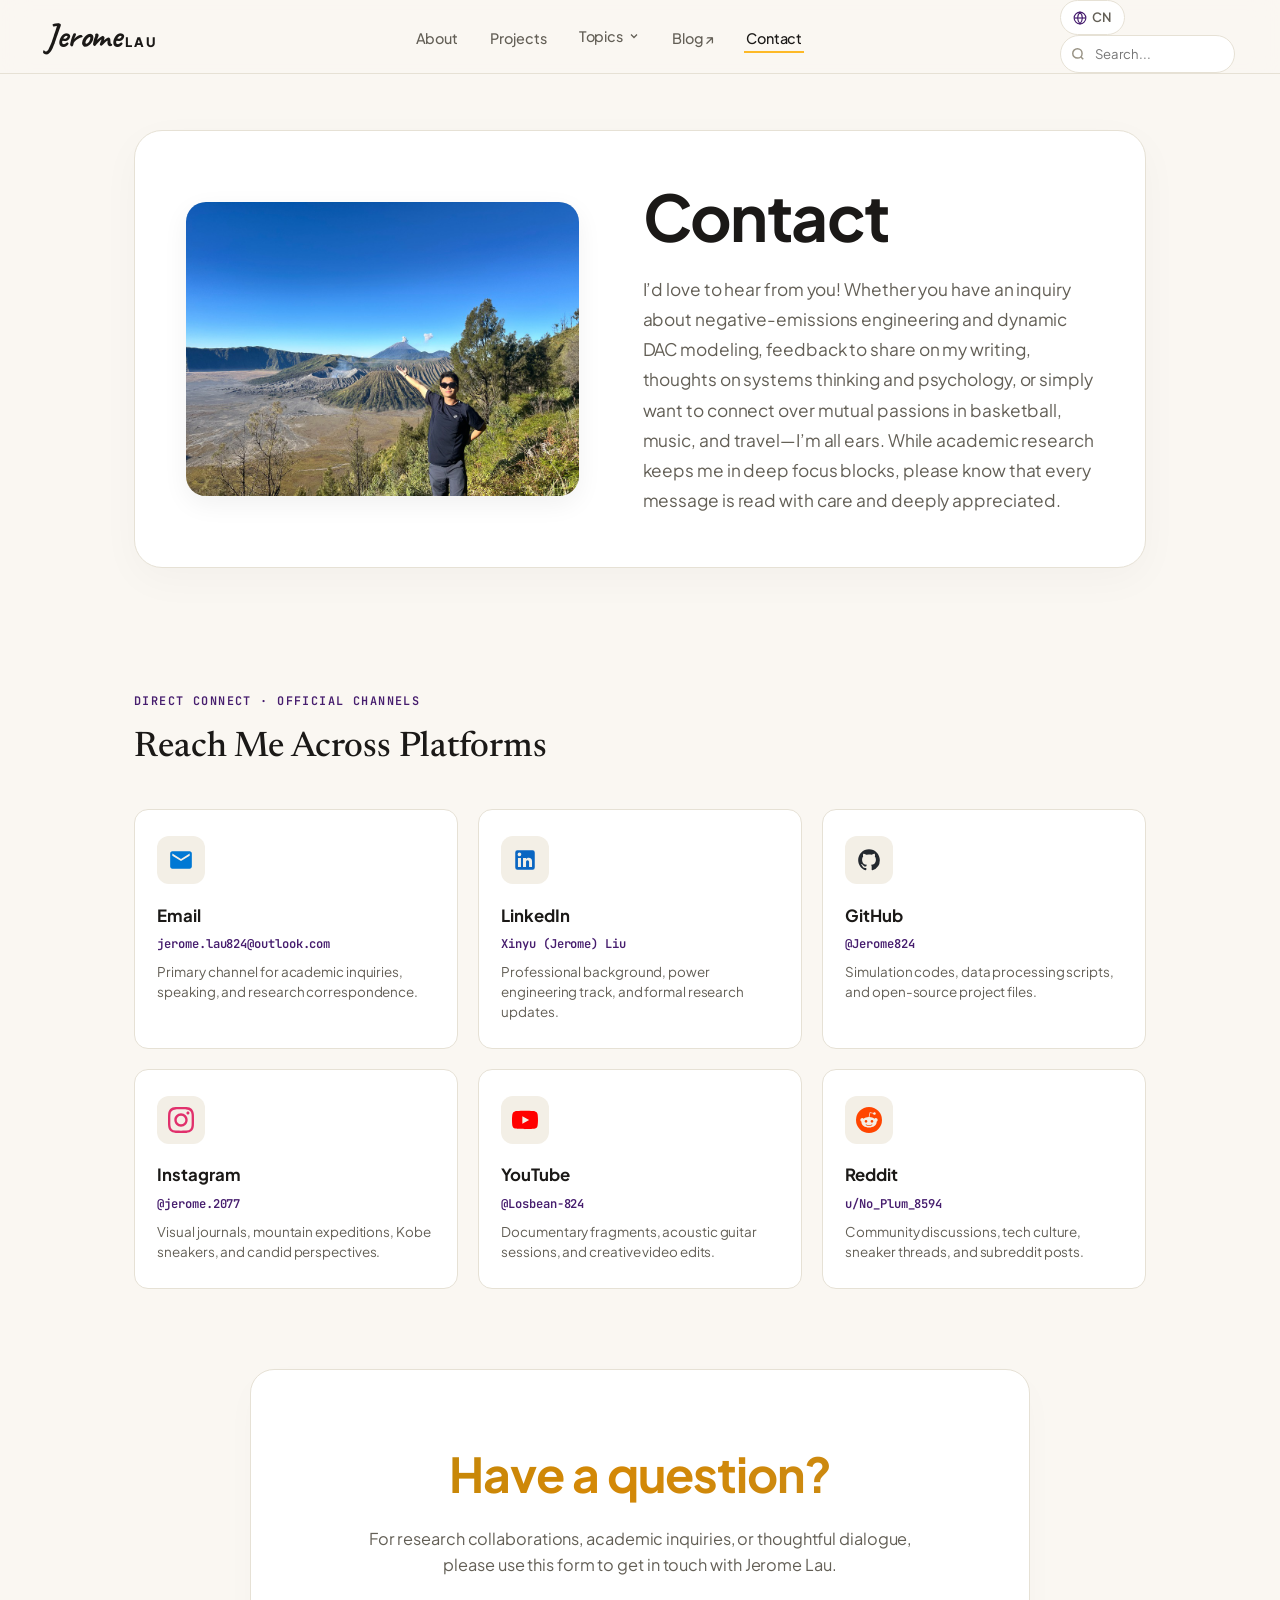
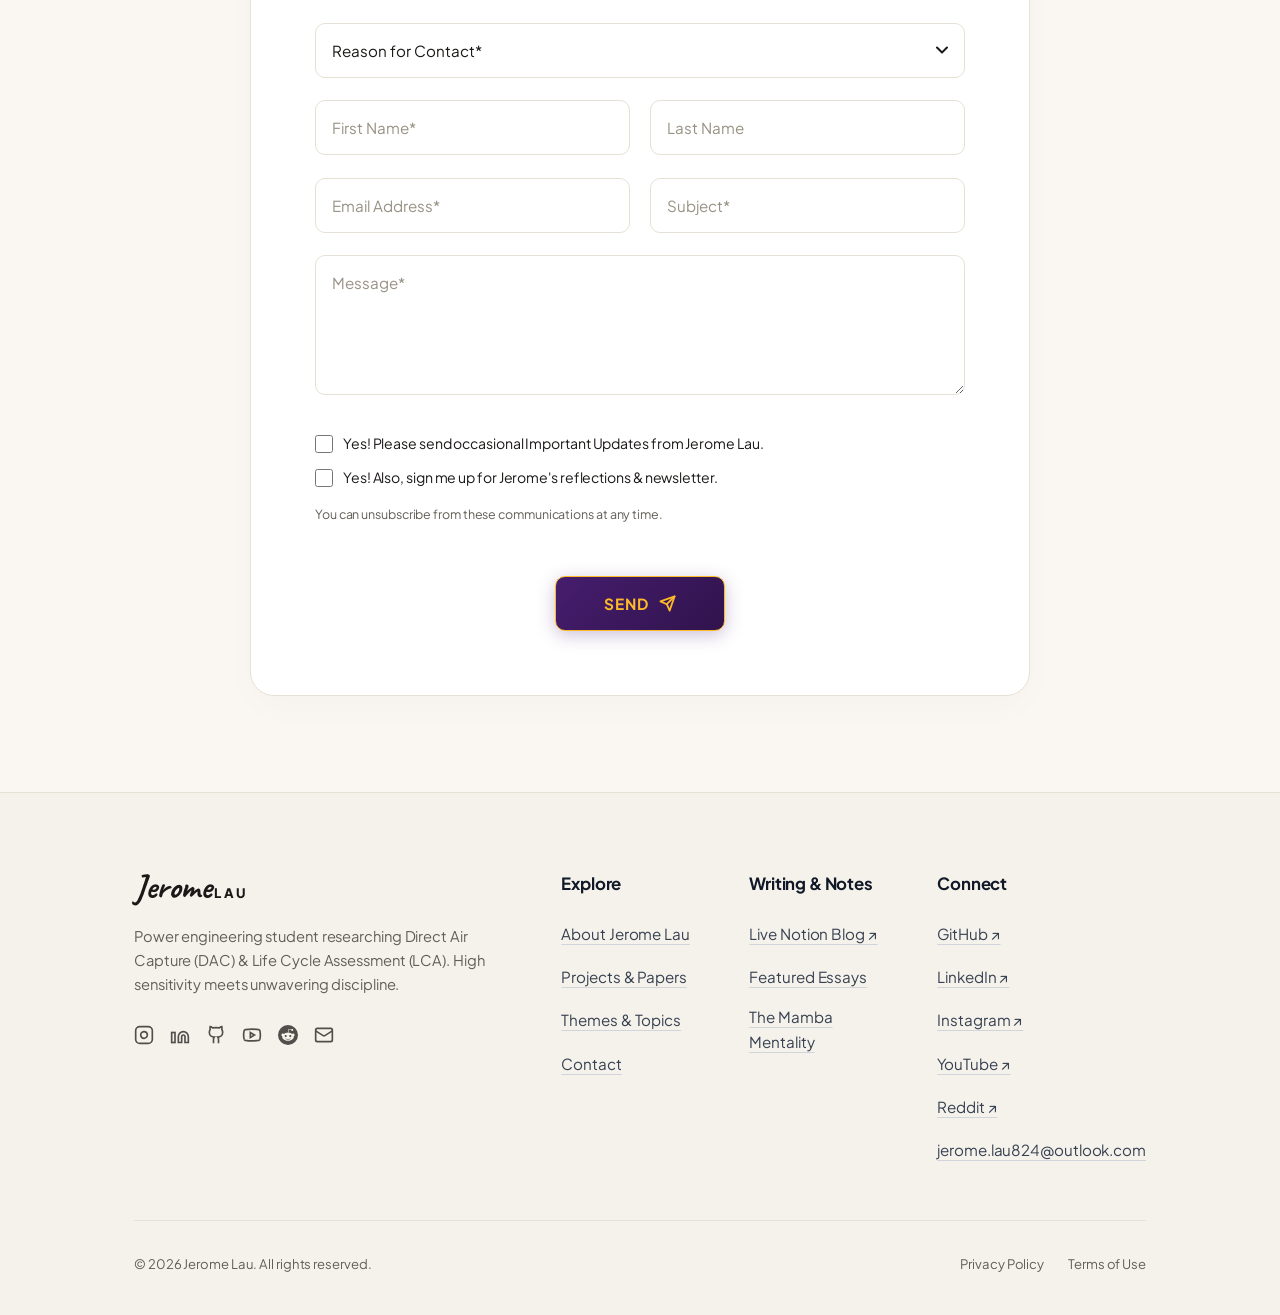
<file: contact.html>
<!doctype html>
<html lang="en">
<head>
  <meta charset="utf-8">
  <meta name="viewport" content="width=device-width, initial-scale=1, viewport-fit=cover">
  <title>Contact · Jerome Lau</title>
  <meta name="description" content="Get in touch with Jerome Lau: Power Engineering student researching Direct Air Capture and Life Cycle Assessment. Reach out for research collaborations or dialogue.">
  
  <link rel="preconnect" href="https://fonts.googleapis.com">
  <link rel="preconnect" href="https://fonts.gstatic.com" crossorigin>
  <link href="https://fonts.googleapis.com/css2?family=Caveat:wght@600;700&family=JetBrains+Mono:wght@400;500;600&family=Newsreader:ital,opsz,wght@0,6..72,300..700;1,6..72,300..500&family=Plus+Jakarta+Sans:wght@300;400;500;600;700&display=swap" rel="stylesheet">
  
  <link rel="stylesheet" href="scrollcraft.css?v=4">
  
  <style>
    :root {
      --sc-canvas: #FAF7F2;
      --sc-surface: #FFFFFF;
      --sc-surface-alt: #F3EFE6;
      --sc-footer-bg: #F5F2EB;
      --sc-ink: #1B1917;
      --sc-ink-soft: #635F56;
      --sc-ink-faint: #989284;
      --sc-line: #E6E1D5;
      --lakers-purple: #461D6E;
      --lakers-gold: #FDB927;
      --sc-font-display: "Newsreader", Georgia, serif;
      --sc-font-text: "Plus Jakarta Sans", sans-serif;
      --sc-font-mono: "JetBrains Mono", monospace;
      --sc-font-sig: "Caveat", cursive;
    }

    * { box-sizing: border-box; margin: 0; padding: 0; }
    body { background-color: var(--sc-canvas); color: var(--sc-ink); font-family: var(--sc-font-text); line-height: 1.65; -webkit-font-smoothing: antialiased; }
    .container { max-width: 1140px; margin: 0 auto; padding: 0 clamp(1.5rem, 5vw, 4rem); }

    /* Nav Bar */
    .site-nav {
      position: fixed; top: 0; left: 0; right: 0; height: 74px; display: flex; align-items: center; justify-content: space-between;
      padding: 0 clamp(1.2rem, 3.5vw, 3.5rem); z-index: 900; backdrop-filter: blur(14px); -webkit-backdrop-filter: blur(14px);
      background: rgba(250, 247, 242, 0.90); border-bottom: 1px solid var(--sc-line); gap: 1.5rem;
    }
    .brand-signature-mark { display: flex; align-items: baseline; gap: 4px; text-decoration: none; color: var(--sc-ink); }
    .sig-script { font-family: var(--sc-font-sig); font-size: 2.15rem; font-weight: 700; line-height: 1; }
    .sig-sans { font-family: var(--sc-font-text); font-size: 0.82rem; font-weight: 800; letter-spacing: 0.16em; text-transform: uppercase; }
    .nav-center-menu { display: flex; align-items: center; gap: clamp(1.2rem, 2.2vw, 2.5rem); list-style: none; }
    .nav-link { font-size: 0.9rem; font-weight: 500; color: var(--sc-ink-soft); text-decoration: none; position: relative; padding: 6px 2px; }
    .nav-link.active, .nav-link:hover { color: var(--sc-ink); }
    .nav-link.active::after, .nav-link:hover::after { content: ""; position: absolute; bottom: 0; left: 0; width: 100%; height: 2px; background: var(--lakers-gold); }
    .nav-search-wrap { position: relative; display: flex; align-items: center; }
    .nav-search-input { background: var(--sc-surface); border: 1px solid var(--sc-line); border-radius: 99px; padding: 7px 14px 7px 34px; font-size: 0.82rem; width: 175px; outline: none; }
    .nav-search-icon { position: absolute; left: 11px; width: 14px; height: 14px; color: var(--sc-ink-faint); }

    /* =========================================================================
       HERO BLOCK (REFERENCING IMAGE 1 & IMAGE 2)
       ========================================================================= */
    .contact-hero-wrap {
      padding: 130px 0 60px 0;
    }
    .contact-hero-card {
      display: grid;
      grid-template-columns: 1fr 1.15fr;
      gap: clamp(2rem, 5vw, 4.5rem);
      align-items: center;
      background: var(--sc-surface);
      border: 1px solid var(--sc-line);
      border-radius: 28px;
      padding: clamp(2rem, 4vw, 3.5rem);
      box-shadow: 0 12px 40px rgba(0, 0, 0, 0.03);
    }
    .contact-photo-frame {
      border-radius: 20px;
      overflow: hidden;
      aspect-ratio: 4/3;
      background: var(--sc-surface-alt);
      box-shadow: 0 8px 26px rgba(0, 0, 0, 0.06);
    }
    .contact-photo-frame img {
      width: 100%;
      height: 100%;
      object-fit: cover;
      display: block;
      transition: transform 0.5s ease;
    }
    .contact-photo-frame:hover img {
      transform: scale(1.03);
    }
    .contact-hero-info {
      display: flex;
      flex-direction: column;
      justify-content: center;
    }
    .contact-hero-title {
      font-family: var(--sc-font-text);
      font-size: clamp(2.8rem, 5vw, 4.4rem);
      font-weight: 700;
      color: var(--sc-ink);
      line-height: 1.08;
      letter-spacing: -0.025em;
      margin-bottom: 1.4rem;
    }
    .contact-hero-desc {
      font-size: clamp(1.02rem, 1.35vw, 1.15rem);
      color: var(--sc-ink-soft);
      line-height: 1.75;
      font-weight: 400;
    }

    /* =========================================================================
       OFFICIAL CONTACT CHANNELS (WITH OFFICIAL BRAND ICONS)
       ========================================================================= */
    .channels-section {
      padding: 4rem 0 2rem 0;
    }
    .channels-section-header {
      margin-bottom: 2rem;
    }
    .channels-kicker {
      font-family: var(--sc-font-mono);
      font-size: 0.74rem;
      text-transform: uppercase;
      letter-spacing: 0.12em;
      color: var(--lakers-purple);
      font-weight: 600;
      display: block;
      margin-bottom: 0.5rem;
    }
    .channels-heading {
      font-family: var(--sc-font-display);
      font-size: 2.2rem;
      font-weight: 500;
      color: var(--sc-ink);
    }
    .channels-grid {
      display: grid;
      grid-template-columns: repeat(3, 1fr);
      gap: 20px;
    }
    @media (max-width: 900px) {
      .channels-grid {
        grid-template-columns: repeat(2, 1fr);
      }
    }
    @media (max-width: 580px) {
      .channels-grid {
        grid-template-columns: 1fr;
      }
    }
    .channel-card {
      background: var(--sc-surface);
      border: 1px solid var(--sc-line);
      border-radius: 14px;
      padding: 1.6rem 1.4rem;
      display: flex;
      flex-direction: column;
      align-items: flex-start;
      text-decoration: none;
      color: inherit;
      transition: all 0.25s ease;
      position: relative;
    }
    .channel-card:hover {
      transform: translateY(-3px);
      box-shadow: 0 10px 28px rgba(0, 0, 0, 0.05);
      border-color: var(--lakers-purple);
    }
    .channel-icon-wrap {
      width: 48px;
      height: 48px;
      border-radius: 12px;
      display: flex;
      align-items: center;
      justify-content: center;
      margin-bottom: 1.1rem;
      background: var(--sc-surface-alt);
      transition: transform 0.25s ease;
    }
    .channel-card:hover .channel-icon-wrap {
      transform: scale(1.08);
    }
    .channel-title {
      font-size: 1.05rem;
      font-weight: 700;
      color: var(--sc-ink);
      margin-bottom: 0.3rem;
    }
    .channel-handle {
      font-family: var(--sc-font-mono);
      font-size: 0.76rem;
      color: var(--lakers-purple);
      font-weight: 600;
      word-break: break-all;
      margin-bottom: 0.5rem;
    }
    .channel-desc {
      font-size: 0.84rem;
      color: var(--sc-ink-soft);
      line-height: 1.5;
    }

    /* =========================================================================
       INTERACTIVE FORM (REFERENCING IMAGE 3)
       ========================================================================= */
    .form-section {
      padding: 3rem 0 6rem 0;
    }
    .form-wrapper-box {
      max-width: 780px;
      margin: 0 auto;
      background: var(--sc-surface);
      border: 1px solid var(--sc-line);
      border-radius: 24px;
      padding: clamp(2.2rem, 5vw, 4rem);
      box-shadow: 0 12px 36px rgba(0, 0, 0, 0.02);
    }
    .form-header-center {
      text-align: center;
      margin-bottom: 2.8rem;
    }
    .form-main-title {
      font-family: var(--sc-font-text);
      font-size: clamp(2.2rem, 4vw, 3rem);
      font-weight: 700;
      color: #B45309;
      background: linear-gradient(135deg, #B8860B 0%, #D48806 45%, #C68A17 100%);
      -webkit-background-clip: text;
      -webkit-text-fill-color: transparent;
      letter-spacing: -0.02em;
      margin-bottom: 0.8rem;
    }
    .form-main-subtitle {
      font-size: 1.02rem;
      color: var(--sc-ink-soft);
      line-height: 1.6;
      max-width: 580px;
      margin: 0 auto;
    }
    
    .form-grid-layout {
      display: flex;
      flex-direction: column;
      gap: 1.4rem;
    }
    .form-row-2col {
      display: grid;
      grid-template-columns: 1fr 1fr;
      gap: 1.2rem;
    }
    .form-control-input, .form-control-select, .form-control-textarea {
      width: 100%;
      padding: 14px 16px;
      background: #FFFFFF;
      border: 1px solid var(--sc-line);
      border-radius: 10px;
      font-family: inherit;
      font-size: 0.95rem;
      color: var(--sc-ink);
      outline: none;
      transition: all 0.2s ease;
    }
    .form-control-input::placeholder, .form-control-textarea::placeholder {
      color: var(--sc-ink-faint);
    }
    .form-control-input:focus, .form-control-select:focus, .form-control-textarea:focus {
      border-color: var(--sc-ink);
      box-shadow: 0 0 0 3px rgba(0, 0, 0, 0.04);
    }
    .form-control-select {
      appearance: none;
      -webkit-appearance: none;
      background-image: url("data:image/svg+xml,%3Csvg width='12' height='8' viewBox='0 0 12 8' fill='none' xmlns='http://www.w3.org/2000/svg'%3E%3Cpath d='M1 1.5L6 6.5L11 1.5' stroke='%231B1917' stroke-width='2' stroke-linecap='round' stroke-linejoin='round'/%3E%3C/svg%3E");
      background-repeat: no-repeat;
      background-position: right 16px center;
      background-size: 12px;
      cursor: pointer;
    }
    .form-control-textarea {
      min-height: 140px;
      resize: vertical;
    }

    /* Checkboxes styling matching Image 3 */
    .form-checkbox-group {
      display: flex;
      flex-direction: column;
      gap: 0.8rem;
      margin-top: 0.5rem;
    }
    .form-checkbox-label {
      display: flex;
      align-items: flex-start;
      gap: 10px;
      font-size: 0.88rem;
      color: var(--sc-ink);
      cursor: pointer;
      line-height: 1.5;
    }
    .form-checkbox-label input[type="checkbox"] {
      width: 18px;
      height: 18px;
      margin-top: 2px;
      accent-color: var(--sc-ink);
      cursor: pointer;
    }
    .form-disclaimer {
      font-size: 0.78rem;
      color: var(--sc-ink-soft);
      margin-top: 0.2rem;
    }

    /* Purple & Gold SEND Button (Lakers Theme) */
    .form-submit-row {
      text-align: center;
      margin-top: 1.8rem;
    }
    .btn-send-lakers {
      display: inline-flex;
      align-items: center;
      justify-content: center;
      gap: 10px;
      min-width: 170px;
      padding: 14px 36px;
      background: linear-gradient(135deg, #461D6E 0%, #30134C 100%);
      color: #FDB927;
      border: 1.5px solid #FDB927;
      border-radius: 10px;
      font-family: var(--sc-font-text);
      font-size: 0.96rem;
      font-weight: 700;
      letter-spacing: 0.08em;
      text-transform: uppercase;
      cursor: pointer;
      transition: all 0.25s cubic-bezier(0.16, 1, 0.3, 1);
      box-shadow: 0 4px 18px rgba(70, 29, 110, 0.28);
    }
    .btn-send-lakers svg {
      color: #FDB927;
      transition: transform 0.25s ease;
    }
    .btn-send-lakers:hover {
      background: linear-gradient(135deg, #572488 0%, #461D6E 100%);
      color: #FFE500;
      border-color: #FFE500;
      transform: translateY(-2px);
      box-shadow: 0 8px 24px rgba(70, 29, 110, 0.38), 0 0 16px rgba(253, 185, 39, 0.35);
    }
    .btn-send-lakers:hover svg {
      color: #FFE500;
      transform: translateX(3px) translateY(-1px);
    }
    .btn-send-lakers:active {
      transform: translateY(0);
    }

    .form-success-banner {
      display: none;
      background: #E8F5E9;
      border: 1px solid #C8E6C9;
      color: #2E7D32;
      padding: 16px;
      border-radius: 10px;
      text-align: center;
      font-size: 0.92rem;
      font-weight: 500;
      margin-top: 1.5rem;
    }

    @media (max-width: 860px) {
      .contact-hero-card { grid-template-columns: 1fr; gap: 2rem; }
      .form-row-2col { grid-template-columns: 1fr; }
    }
  </style>
</head>
<body>

  <header>
    <nav class="site-nav">
      <a href="index.html" class="brand-signature-mark" title="Return to Homepage">
        <span class="sig-script">Jerome</span>
        <span class="sig-sans">LAU</span>
      </a>
      <ul class="nav-center-menu">
        <li><a href="about.html" class="nav-link">About</a></li>
        <li><a href="projects.html" class="nav-link">Projects</a></li>
        
        <!-- Topics Dropdown (Image 4 Reference) -->
        <li class="nav-item-dropdown">
          <a href="topics.html" class="nav-link nav-dropdown-trigger">
            <span>Topics</span>
            <svg class="dropdown-chevron" viewBox="0 0 24 24" fill="none" stroke="currentColor"><polyline points="6 9 12 15 18 9"></polyline></svg>
          </a>
          <div class="nav-dropdown-menu">
            <a href="topics.html#topic-01" class="dropdown-item">
              <span>Observations & Systems</span>
              <span class="dropdown-item-num">01</span>
            </a>
            <a href="topics.html#topic-02" class="dropdown-item">
              <span>Psychology & Inner Architecture</span>
              <span class="dropdown-item-num">02</span>
            </a>
            <a href="topics.html#topic-03" class="dropdown-item">
              <span>Personal Growth & Discipline</span>
              <span class="dropdown-item-num">03</span>
            </a>
            <a href="topics.html#topic-04" class="dropdown-item">
              <span>Contemporary Dialogues</span>
              <span class="dropdown-item-num">04</span>
            </a>
            <a href="topics.html#topic-05" class="dropdown-item">
              <span>Book Reflections & Margins</span>
              <span class="dropdown-item-num">05</span>
            </a>
            <div class="dropdown-divider"></div>
            <a href="topics.html" class="dropdown-item dropdown-item-all">
              <span>All Topics</span>
              <span>→</span>
            </a>
          </div>
        </li>

        <li><a href="https://notionnext-website.vercel.app/" target="_blank" rel="noopener noreferrer" class="nav-link" title="Open Notion Blog">Blog ↗</a></li>
        <li><a href="contact.html" class="nav-link active">Contact</a></li>
      </ul>
      <div class="nav-right-tools">
        <a href="index-zh.html" class="nav-lang-btn" title="切换至中文版">
          <svg width="14" height="14" viewBox="0 0 24 24" fill="none" stroke="currentColor" stroke-width="2"><circle cx="12" cy="12" r="10"></circle><line x1="2" y1="12" x2="22" y2="12"></line><path d="M12 2a15.3 15.3 0 0 1 4 10 15.3 15.3 0 0 1-4 10 15.3 15.3 0 0 1-4-10 15.3 15.3 0 0 1 4-10z"></path></svg>
          <span>CN</span>
        </a>
        <div class="nav-search-wrap">
          <svg class="nav-search-icon" viewBox="0 0 24 24" fill="none" stroke="currentColor" stroke-width="2.5"><circle cx="11" cy="11" r="8"></circle><line x1="21" y1="21" x2="16.65" y2="16.65"></line></svg>
          <input type="text" class="nav-search-input" placeholder="Search...">
        </div>
        <button class="mobile-menu-toggle" id="mobileMenuToggle" aria-label="Toggle navigation menu" aria-expanded="false">
          <svg class="hamburger-icon" width="22" height="22" viewBox="0 0 24 24" fill="none" stroke="currentColor" stroke-width="2"><line x1="3" y1="6" x2="21" y2="6"></line><line x1="3" y1="12" x2="21" y2="12"></line><line x1="3" y1="18" x2="21" y2="18"></line></svg>
          <svg class="close-icon" width="22" height="22" viewBox="0 0 24 24" fill="none" stroke="currentColor" stroke-width="2" style="display:none;"><line x1="18" y1="6" x2="6" y2="18"></line><line x1="6" y1="6" x2="18" y2="18"></line></svg>
        </button>
      </div>
    </nav>

    <!-- Mobile Nav Drawer -->
    <div class="mobile-nav-drawer" id="mobileNavDrawer" aria-hidden="true">
      <div class="mobile-nav-inner">
        <ul class="mobile-nav-links">
          <li><a href="index.html" class="mobile-nav-link">Home</a></li>
          <li><a href="about.html" class="mobile-nav-link">About</a></li>
          <li><a href="projects.html" class="mobile-nav-link">Projects</a></li>
          <li><a href="topics.html" class="mobile-nav-link">Topics</a></li>
          <li><a href="https://notionnext-website.vercel.app/" target="_blank" rel="noopener noreferrer" class="mobile-nav-link">Blog ↗</a></li>
          <li><a href="contact.html" class="mobile-nav-link active">Contact</a></li>
        </ul>
        <div class="mobile-lang-row">
          <span style="font-size:0.85rem; color:var(--sc-ink-soft);">Language / 语言:</span>
          <a href="index-zh.html" class="mobile-lang-pill">
            <svg width="14" height="14" viewBox="0 0 24 24" fill="none" stroke="currentColor" stroke-width="2"><circle cx="12" cy="12" r="10"></circle><line x1="2" y1="12" x2="22" y2="12"></line><path d="M12 2a15.3 15.3 0 0 1 4 10 15.3 15.3 0 0 1-4 10 15.3 15.3 0 0 1-4-10 15.3 15.3 0 0 1 4-10z"></path></svg>
            <span>中文版 (CN)</span>
          </a>
        </div>
        <div class="mobile-nav-footer">
          <p class="mobile-nav-tagline">“When you think you can't, UCONN.” — Gianna Bryant</p>
        </div>
      </div>
    </div>
  </header>

  <main>
    
    <!-- HERO SECTION (IMAGE 1 & IMAGE 2 REFERENCE) -->
    <section class="contact-hero-wrap">
      <div class="container">
        <div class="contact-hero-card">
          
          <!-- Photo Frame with User's Photo at Bromo -->
          <div class="contact-photo-frame">
            <img src="assets/profile-contact.jpg" alt="Jerome Lau at Mount Bromo, Indonesia" loading="eager">
          </div>

          <!-- Contact Title & Welcoming Prose -->
          <div class="contact-hero-info">
            <h1 class="contact-hero-title">Contact</h1>
            <p class="contact-hero-desc">
              I’d love to hear from you! Whether you have an inquiry about negative-emissions engineering and dynamic DAC modeling, feedback to share on my writing, thoughts on systems thinking and psychology, or simply want to connect over mutual passions in basketball, music, and travel—I’m all ears. While academic research keeps me in deep focus blocks, please know that every message is read with care and deeply appreciated.
            </p>
          </div>

        </div>
      </div>
    </section>

    <!-- OFFICIAL DIRECT CHANNELS (WITH OFFICIAL LOGOS) -->
    <section class="channels-section">
      <div class="container">
        <div class="channels-section-header">
          <span class="channels-kicker">Direct Connect · Official Channels</span>
          <h2 class="channels-heading">Reach Me Across Platforms</h2>
        </div>

        <div class="channels-grid">
          
          <!-- Email (Outlook) -->
          <a href="mailto:jerome.lau824@outlook.com" class="channel-card">
            <div class="channel-icon-wrap" style="color: #0078D4;">
              <svg width="26" height="26" viewBox="0 0 24 24" fill="currentColor">
                <path d="M20 4H4c-1.1 0-1.99.9-1.99 2L2 18c0 1.1.9 2 2 2h16c1.1 0 2-.9 2-2V6c0-1.1-.9-2-2-2zm0 4l-8 5-8-5V6l8 5 8-5v2z"/>
              </svg>
            </div>
            <h3 class="channel-title">Email</h3>
            <span class="channel-handle">jerome.lau824@outlook.com</span>
            <p class="channel-desc">Primary channel for academic inquiries, speaking, and research correspondence.</p>
          </a>

          <!-- LinkedIn -->
          <a href="https://www.linkedin.com/in/xinyu-liu-300329334/?isSelfProfile=true" target="_blank" rel="noopener noreferrer" class="channel-card">
            <div class="channel-icon-wrap" style="color: #0A66C2;">
              <svg width="26" height="26" viewBox="0 0 24 24" fill="currentColor">
                <path d="M19 3a2 2 0 0 1 2 2v14a2 2 0 0 1-2 2H5a2 2 0 0 1-2-2V5a2 2 0 0 1 2-2h14m-.5 15.5v-5.3a3.26 3.26 0 0 0-3.26-3.26c-.85 0-1.84.52-2.28 1.3v-1.11h-2.79v8.37h2.79v-4.93c0-.77.62-1.4 1.39-1.4a1.4 1.4 0 0 1 1.4 1.4v4.93h2.75M6.88 8.56a1.68 1.68 0 0 0 1.68-1.68c0-.93-.75-1.69-1.68-1.69a1.69 1.69 0 0 0-1.69 1.69c0 .93.76 1.68 1.69 1.68m1.39 9.94v-8.37H5.5v8.37h2.77z"/>
              </svg>
            </div>
            <h3 class="channel-title">LinkedIn</h3>
            <span class="channel-handle">Xinyu (Jerome) Liu</span>
            <p class="channel-desc">Professional background, power engineering track, and formal research updates.</p>
          </a>

          <!-- GitHub -->
          <a href="https://github.com/Jerome824" target="_blank" rel="noopener noreferrer" class="channel-card">
            <div class="channel-icon-wrap" style="color: #24292F;">
              <svg width="26" height="26" viewBox="0 0 24 24" fill="currentColor">
                <path fill-rule="evenodd" clip-rule="evenodd" d="M12 2C6.477 2 2 6.484 2 12.017c0 4.425 2.865 8.18 6.839 9.504.5.092.682-.217.682-.483 0-.237-.008-.868-.013-1.703-2.782.605-3.369-1.343-3.369-1.343-.454-1.158-1.11-1.466-1.11-1.466-.908-.62.069-.608.069-.608 1.003.07 1.53 1.032 1.53 1.032.892 1.53 2.341 1.088 2.91.832.092-.647.35-1.088.636-1.338-2.22-.253-4.555-1.113-4.555-4.951 0-1.093.39-1.988 1.029-2.688-.103-.253-.446-1.272.098-2.65 0 0 .84-.27 2.75 1.026A9.564 9.564 0 0112 6.844c.85.004 1.705.115 2.504.337 1.909-1.296 2.747-1.027 2.747-1.027.546 1.379.202 2.398.1 2.651.64.7 1.028 1.595 1.028 2.688 0 3.848-2.339 4.695-4.566 4.943.359.309.678.92.678 1.855 0 1.338-.012 2.419-.012 2.747 0 .268.18.58.688.482A10.019 10.019 0 0022 12.017C22 6.484 17.522 2 12 2z"/>
              </svg>
            </div>
            <h3 class="channel-title">GitHub</h3>
            <span class="channel-handle">@Jerome824</span>
            <p class="channel-desc">Simulation codes, data processing scripts, and open-source project files.</p>
          </a>

          <!-- Instagram -->
          <a href="https://instagram.com/jerome.2077/" target="_blank" rel="noopener noreferrer" class="channel-card">
            <div class="channel-icon-wrap" style="color: #E1306C;">
              <svg width="26" height="26" viewBox="0 0 24 24" fill="currentColor">
                <path d="M12 2.163c3.204 0 3.584.012 4.85.07 3.252.148 4.771 1.691 4.919 4.919.058 1.265.069 1.645.069 4.849 0 3.205-.012 3.584-.069 4.849-.149 3.225-1.664 4.771-4.919 4.919-1.266.058-1.644.07-4.85.07-3.204 0-3.584-.012-4.849-.07-3.26-.149-4.771-1.699-4.919-4.92-.058-1.265-.07-1.644-.07-4.849 0-3.204.013-3.583.07-4.849.149-3.227 1.664-4.771 4.919-4.919 1.266-.057 1.645-.069 4.849-.069zm0-2.163c-3.259 0-3.667.014-4.947.072-4.358.2-6.78 2.618-6.98 6.98-.059 1.281-.073 1.689-.073 4.948 0 3.259.014 3.668.072 4.948.2 4.358 2.618 6.78 6.98 6.98 1.281.058 1.689.072 4.948.072 3.259 0 3.668-.014 4.948-.072 4.354-.2 6.782-2.618 6.979-6.98.059-1.28.073-1.689.073-4.948 0-3.259-.014-3.667-.072-4.947-.196-4.354-2.617-6.78-6.979-6.98-1.281-.059-1.69-.073-4.949-.073zm0 5.838c-3.403 0-6.162 2.759-6.162 6.162s2.759 6.163 6.162 6.163 6.162-2.759 6.162-6.163c0-3.403-2.759-6.162-6.162-6.162zm0 10.162c-2.209 0-4-1.79-4-4 0-2.209 1.791-4 4-4s4 1.791 4 4c0 2.21-1.791 4-4 4zm6.406-11.845c-.796 0-1.441.645-1.441 1.44s.645 1.44 1.441 1.44c.795 0 1.439-.645 1.439-1.44s-.644-1.44-1.439-1.44z"/>
              </svg>
            </div>
            <h3 class="channel-title">Instagram</h3>
            <span class="channel-handle">@jerome.2077</span>
            <p class="channel-desc">Visual journals, mountain expeditions, Kobe sneakers, and candid perspectives.</p>
          </a>

          <!-- YouTube -->
          <a href="https://www.youtube.com/@Losbean-824" target="_blank" rel="noopener noreferrer" class="channel-card">
            <div class="channel-icon-wrap" style="color: #FF0000;">
              <svg width="26" height="26" viewBox="0 0 24 24" fill="currentColor">
                <path d="M23.498 6.186a3.016 3.016 0 0 0-2.122-2.136C19.505 3.545 12 3.545 12 3.545s-7.505 0-9.377.505A3.017 3.017 0 0 0 .502 6.186C0 8.07 0 12 0 12s0 3.93.502 5.814a3.016 3.016 0 0 0 2.122 2.136c1.871.505 9.376.505 9.376.505s7.505 0 9.377-.505a3.015 3.015 0 0 0 2.122-2.136C24 15.93 24 12 24 12s0-3.93-.502-5.814zM9.545 15.568V8.432L15.818 12l-6.273 3.568z"/>
              </svg>
            </div>
            <h3 class="channel-title">YouTube</h3>
            <span class="channel-handle">@Losbean-824</span>
            <p class="channel-desc">Documentary fragments, acoustic guitar sessions, and creative video edits.</p>
          </a>

          <!-- Reddit -->
          <a href="https://www.reddit.com/user/No_Plum_8594/" target="_blank" rel="noopener noreferrer" class="channel-card">
            <div class="channel-icon-wrap" style="color: #FF4500;">
              <svg width="26" height="26" viewBox="0 0 24 24" fill="currentColor">
                <path d="M12 0A12 12 0 0 0 0 12a12 12 0 0 0 12 12 12 12 0 0 0 12-12A12 12 0 0 0 12 0zm5.01 4.744c.688 0 1.25.561 1.25 1.249a1.25 1.25 0 0 1-2.498.056l-2.597-.547-.8 3.747c1.824.07 3.48.632 4.674 1.488.308-.309.73-.491 1.207-.491.968 0 1.754.786 1.754 1.754 0 .716-.435 1.333-1.01 1.614a3.111 3.111 0 0 1 .042.52c0 2.694-3.13 4.87-7.004 4.87-3.874 0-7.004-2.176-7.004-4.87 0-.183.015-.366.043-.534A1.748 1.748 0 0 1 4.028 12c0-.968.786-1.754 1.754-1.754.463 0 .898.196 1.207.49 1.207-.883 2.878-1.43 4.744-1.487l.885-4.182a.342.342 0 0 1 .14-.197.35.35 0 0 1 .238-.042l2.906.617a1.214 1.214 0 0 1 1.108-.701zM9.25 12C8.561 12 8 12.562 8 13.25c0 .687.561 1.248 1.25 1.248.687 0 1.248-.561 1.248-1.249 0-.688-.561-1.249-1.249-1.249zm5.5 0c-.687 0-1.248.561-1.248 1.25 0 .687.561 1.248 1.249 1.248.688 0 1.249-.561 1.249-1.249 0-.687-.562-1.249-1.25-1.249zm-5.466 3.99a.327.327 0 0 0-.231.094.33.33 0 0 0 0 .463c.842.842 2.484.913 2.961.913.477 0 2.105-.056 2.961-.913a.361.361 0 0 0 .029-.463.33.33 0 0 0-.464 0c-.547.533-1.684.73-2.512.73-.828 0-1.979-.196-2.512-.73a.326.326 0 0 0-.232-.095z"/>
              </svg>
            </div>
            <h3 class="channel-title">Reddit</h3>
            <span class="channel-handle">u/No_Plum_8594</span>
            <p class="channel-desc">Community discussions, tech culture, sneaker threads, and subreddit posts.</p>
          </a>

        </div>
      </div>
    </section>

    <!-- INTERACTIVE FORM (IMAGE 3 REFERENCE) -->
    <section class="form-section">
      <div class="container">
        <div class="form-wrapper-box">
          
          <div class="form-header-center">
            <h2 class="form-main-title">Have a question?</h2>
            <p class="form-main-subtitle">
              For research collaborations, academic inquiries, or thoughtful dialogue, please use this form to get in touch with Jerome Lau.
            </p>
          </div>

          <form id="contactInquiryForm" class="form-grid-layout">
            
            <!-- Reason for Contact* -->
            <div>
              <select class="form-control-select" name="reason" id="contactReason" required>
                <option value="" disabled selected>Reason for Contact*</option>
                <option value="Academic Research & Net-Negative Emissions">Academic Research & Net-Negative Emissions</option>
                <option value="Direct Air Capture (DAC) & LCA Collaboration">Direct Air Capture (DAC) & LCA Collaboration</option>
                <option value="Thoughts on Topics & Essays (INFJ / Mamba / Systems)">Thoughts on Topics & Essays (INFJ / Mamba / Systems)</option>
                <option value="General Greeting & Intellectual Exchange">General Greeting & Intellectual Exchange</option>
                <option value="Other Inquiries">Other Inquiries</option>
              </select>
            </div>

            <!-- First Name* & Last Name -->
            <div class="form-row-2col">
              <input type="text" class="form-control-input" name="firstName" id="contactFirstName" placeholder="First Name*" required>
              <input type="text" class="form-control-input" name="lastName" id="contactLastName" placeholder="Last Name">
            </div>

            <!-- Email Address* & Subject* -->
            <div class="form-row-2col">
              <input type="email" class="form-control-input" name="email" id="contactEmail" placeholder="Email Address*" required>
              <input type="text" class="form-control-input" name="subject" id="contactSubject" placeholder="Subject*" required>
            </div>

            <!-- Message* -->
            <div>
              <textarea class="form-control-textarea" name="message" id="contactMessage" placeholder="Message*" required></textarea>
            </div>

            <!-- Checkboxes matching Image 3 -->
            <div class="form-checkbox-group">
              <label class="form-checkbox-label">
                <input type="checkbox" name="optInUpdates" id="contactUpdates" value="Yes">
                <span>Yes! Please send occasional Important Updates from Jerome Lau.</span>
              </label>
              <label class="form-checkbox-label">
                <input type="checkbox" name="optInNewsletter" id="contactNewsletter" value="Yes">
                <span>Yes! Also, sign me up for Jerome's reflections & newsletter.</span>
              </label>
              <div class="form-disclaimer">
                You can unsubscribe from these communications at any time.
              </div>
            </div>

            <!-- Purple & Gold Submit Button -->
            <div class="form-submit-row">
              <button type="submit" id="contactSubmitBtn" class="btn-send-lakers">
                <span id="btnSendText">SEND</span>
                <svg id="btnSendIcon" width="17" height="17" viewBox="0 0 24 24" fill="none" stroke="currentColor" stroke-width="2.5" stroke-linecap="round" stroke-linejoin="round">
                  <line x1="22" y1="2" x2="11" y2="13"></line>
                  <polygon points="22 2 15 22 11 13 2 9 22 2"></polygon>
                </svg>
              </button>
            </div>

            <div id="formSuccessBanner" class="form-success-banner" style="display:none;">
              ✓ Thank you for reaching out! Your message has been sent to Jerome Lau's inbox. He will get back to you shortly.
            </div>

            <div id="formErrorBanner" class="form-error-banner" style="display:none; background:#FFEBEE; border:1px solid #FFCDD2; color:#C62828; padding:16px; border-radius:10px; text-align:center; font-size:0.92rem; font-weight:500; margin-top:1.5rem; line-height:1.5;">
              ✕ Unable to deliver message right now. Please email Jerome directly at <a href="mailto:jerome.lau824@outlook.com" style="color:#C62828; font-weight:700; text-decoration:underline;">jerome.lau824@outlook.com</a>.
            </div>

          </form>

        </div>
      </div>
    </section>

  </main>

  <!-- Editorial Footer -->
  <footer class="site-footer">
    <div class="container">
      <div class="footer-main-row">
        
        <!-- Left Side: Brand, Bio, Social Icons -->
        <div class="footer-brand-side">
          <a href="index.html" class="brand-signature-mark" title="Jerome Lau Homepage">
            <span class="sig-script">Jerome</span>
            <span class="sig-sans">LAU</span>
          </a>
          <p class="footer-bio">
            Power engineering student researching Direct Air Capture (DAC) & Life Cycle Assessment (LCA). High sensitivity meets unwavering discipline.
          </p>
          <div class="footer-social-row">
            <a href="https://instagram.com/jerome.2077/" target="_blank" rel="noopener noreferrer" class="footer-social-btn" title="Instagram"><svg width="20" height="20" viewBox="0 0 24 24" fill="none" stroke="currentColor" stroke-width="2"><rect width="20" height="20" x="2" y="2" rx="5"/><path d="M16 11.37A4 4 0 1 1 12.63 8 4 4 0 0 1 16 11.37z"/></svg></a>
            <a href="https://www.linkedin.com/in/xinyu-liu-300329334/?isSelfProfile=true" target="_blank" rel="noopener noreferrer" class="footer-social-btn" title="LinkedIn"><svg width="20" height="20" viewBox="0 0 24 24" fill="none" stroke="currentColor" stroke-width="2"><path d="M16 8a6 6 0 0 1 6 6v7h-4v-7a2 2 0 0 0-2-2 2 2 0 0 0-2 2v7h-4v-7a6 6 0 0 1 6-6z"/><rect width="4" height="12" x="2" y="9"/></svg></a>
            <a href="https://github.com/Jerome824" target="_blank" rel="noopener noreferrer" class="footer-social-btn" title="GitHub"><svg width="20" height="20" viewBox="0 0 24 24" fill="none" stroke="currentColor" stroke-width="2"><path d="M15 22v-4a4.8 4.8 0 0 0-1-3.5c3 0 6-2 6-5.5.08-1.25-.27-2.48-1-3.5.28-1.15.28-2.35 0-3.5 0 0-1 0-3 1.5-2.64-.5-5.36-.5-8 0C6 2 5 2 5 2c-.3 1.15-.3 2.35 0 3.5A5.403 5.403 0 0 0 4 9c0 3.5 3 5.5 6 5.5-.39.49-.68 1.05-.85 1.65-.17.6-.22 1.23-.15 1.85v4"/></svg></a>
            <a href="https://www.youtube.com/@Losbean-824" target="_blank" rel="noopener noreferrer" class="footer-social-btn" title="YouTube"><svg width="20" height="20" viewBox="0 0 24 24" fill="none" stroke="currentColor" stroke-width="2"><path d="M2.5 17a24.12 24.12 0 0 1 0-10 2 2 0 0 1 1.4-1.4 49.56 49.56 0 0 1 16.2 0A2 2 0 0 1 21.5 7a24.12 24.12 0 0 1 0 10 2 2 0 0 1-1.4 1.4 49.55 49.55 0 0 1-16.2 0A2 2 0 0 1 2.5 17"/><polygon points="10 15 15 12 10 9 10 15"/></svg></a>
            <a href="https://www.reddit.com/user/No_Plum_8594/" target="_blank" rel="noopener noreferrer" class="footer-social-btn" title="Reddit"><svg width="20" height="20" viewBox="0 0 24 24" fill="currentColor"><path d="M12 0A12 12 0 0 0 0 12a12 12 0 0 0 12 12 12 12 0 0 0 12-12A12 12 0 0 0 12 0zm5.01 4.744c.688 0 1.25.561 1.25 1.249a1.25 1.25 0 0 1-2.498.056l-2.597-.547-.8 3.747c1.824.07 3.48.632 4.674 1.488.308-.309.73-.491 1.207-.491.968 0 1.754.786 1.754 1.754 0 .716-.435 1.333-1.01 1.614a3.111 3.111 0 0 1 .042.52c0 2.694-3.13 4.87-7.004 4.87-3.874 0-7.004-2.176-7.004-4.87 0-.183.015-.366.043-.534A1.748 1.748 0 0 1 4.028 12c0-.968.786-1.754 1.754-1.754.463 0 .898.196 1.207.49 1.207-.883 2.878-1.43 4.744-1.487l.885-4.182a.342.342 0 0 1 .14-.197.35.35 0 0 1 .238-.042l2.906.617a1.214 1.214 0 0 1 1.108-.701zM9.25 12C8.561 12 8 12.562 8 13.25c0 .687.561 1.248 1.25 1.248.687 0 1.248-.561 1.248-1.249 0-.688-.561-1.249-1.249-1.249zm5.5 0c-.687 0-1.248.561-1.248 1.25 0 .687.561 1.248 1.249 1.248.688 0 1.249-.561 1.249-1.249 0-.687-.562-1.249-1.25-1.249zm-5.466 3.99a.327.327 0 0 0-.231.094.33.33 0 0 0 0 .463c.842.842 2.484.913 2.961.913.477 0 2.105-.056 2.961-.913a.361.361 0 0 0 .029-.463.33.33 0 0 0-.464 0c-.547.533-1.684.73-2.512.73-.828 0-1.979-.196-2.512-.73a.326.326 0 0 0-.232-.095z"/></svg></a>
            <a href="mailto:jerome.lau824@outlook.com" class="footer-social-btn" title="Direct Email"><svg width="20" height="20" viewBox="0 0 24 24" fill="none" stroke="currentColor" stroke-width="2"><rect width="20" height="16" x="2" y="4" rx="2"/><path d="m22 7-8.97 5.7a1.94 1.94 0 0 1-2.06 0L2 7"/></svg></a>
          </div>
        </div>

        <!-- Right Side: 3 Columns -->
        <div class="footer-nav-three-cols">
          <div>
            <h4 class="footer-col-heading">Explore</h4>
            <ul class="footer-col-links" style="list-style: none !important; padding: 0 !important; margin: 0 !important;">
              <li style="list-style: none !important; margin-bottom: 0.85rem;"><a href="about.html" class="footer-text-link">About Jerome Lau</a></li>
              <li style="list-style: none !important; margin-bottom: 0.85rem;"><a href="projects.html" class="footer-text-link">Projects & Papers</a></li>
              <li style="list-style: none !important; margin-bottom: 0.85rem;"><a href="topics.html" class="footer-text-link">Themes & Topics</a></li>
              <li style="list-style: none !important; margin-bottom: 0.85rem;"><a href="contact.html" class="footer-text-link">Contact</a></li>
            </ul>
          </div>

          <div>
            <h4 class="footer-col-heading">Writing & Notes</h4>
            <ul class="footer-col-links" style="list-style: none !important; padding: 0 !important; margin: 0 !important;">
              <li style="list-style: none !important; margin-bottom: 0.85rem;"><a href="https://notionnext-website.vercel.app/" target="_blank" rel="noopener noreferrer" class="footer-text-link">Live Notion Blog &#x2197;</a></li>
              <li style="list-style: none !important; margin-bottom: 0.85rem;"><a href="blog.html" class="footer-text-link">Featured Essays</a></li>
              <li style="list-style: none !important; margin-bottom: 0.85rem;"><a href="index.html#the-creed" class="footer-text-link">The Mamba Mentality</a></li>
            </ul>
          </div>

          <div>
            <h4 class="footer-col-heading">Connect</h4>
            <ul class="footer-col-links" style="list-style: none !important; padding: 0 !important; margin: 0 !important;">
              <li style="list-style: none !important; margin-bottom: 0.85rem;"><a href="https://github.com/Jerome824" target="_blank" rel="noopener noreferrer" class="footer-text-link">GitHub &#x2197;</a></li>
              <li style="list-style: none !important; margin-bottom: 0.85rem;"><a href="https://www.linkedin.com/in/xinyu-liu-300329334/?isSelfProfile=true" target="_blank" rel="noopener noreferrer" class="footer-text-link">LinkedIn &#x2197;</a></li>
              <li style="list-style: none !important; margin-bottom: 0.85rem;"><a href="https://instagram.com/jerome.2077/" target="_blank" rel="noopener noreferrer" class="footer-text-link">Instagram &#x2197;</a></li>
              <li style="list-style: none !important; margin-bottom: 0.85rem;"><a href="https://www.youtube.com/@Losbean-824" target="_blank" rel="noopener noreferrer" class="footer-text-link">YouTube &#x2197;</a></li>
              <li style="list-style: none !important; margin-bottom: 0.85rem;"><a href="https://www.reddit.com/user/No_Plum_8594/" target="_blank" rel="noopener noreferrer" class="footer-text-link">Reddit &#x2197;</a></li>
              <li style="list-style: none !important; margin-bottom: 0.85rem;"><a href="mailto:jerome.lau824@outlook.com" class="footer-text-link">jerome.lau824@outlook.com</a></li>
            </ul>
          </div>
        </div>

      </div>

      <!-- Bottom Bar -->
      <div class="footer-bottom-strip">
        <div>
          © 2026 Jerome Lau. All rights reserved.
        </div>
        <div class="footer-legal-menu">
          <a href="#">Privacy Policy</a>
          <a href="#">Terms of Use</a>
        </div>
      </div>
    </div>
  </footer>

  <script>
    (function() {
      // Mobile Nav Drawer Toggle
      const toggleBtn = document.getElementById('mobileMenuToggle');
      const drawer = document.getElementById('mobileNavDrawer');
      if (toggleBtn && drawer) {
        const hamburger = toggleBtn.querySelector('.hamburger-icon');
        const closeIcon = toggleBtn.querySelector('.close-icon');
        toggleBtn.addEventListener('click', function(e) {
          e.stopPropagation();
          const isOpen = drawer.classList.toggle('open');
          toggleBtn.setAttribute('aria-expanded', isOpen);
          if (isOpen) {
            hamburger.style.display = 'none';
            closeIcon.style.display = 'block';
          } else {
            hamburger.style.display = 'block';
            closeIcon.style.display = 'none';
          }
        });
        document.addEventListener('click', function(e) {
          if (!drawer.contains(e.target) && !toggleBtn.contains(e.target) && drawer.classList.contains('open')) {
            drawer.classList.remove('open');
            toggleBtn.setAttribute('aria-expanded', 'false');
            hamburger.style.display = 'block';
            closeIcon.style.display = 'none';
          }
        });
      }

      // Live FormSubmit AJAX Handler for contactInquiryForm
      const form = document.getElementById('contactInquiryForm');
      const submitBtn = document.getElementById('contactSubmitBtn');
      const btnText = document.getElementById('btnSendText');
      const btnIcon = document.getElementById('btnSendIcon');
      const successBanner = document.getElementById('formSuccessBanner');
      const errorBanner = document.getElementById('formErrorBanner');

      if (form && submitBtn) {
        form.addEventListener('submit', function(e) {
          e.preventDefault();

          if (successBanner) successBanner.style.display = 'none';
          if (errorBanner) errorBanner.style.display = 'none';

          const reason = document.getElementById('contactReason') ? document.getElementById('contactReason').value : '';
          const firstName = document.getElementById('contactFirstName') ? document.getElementById('contactFirstName').value.trim() : '';
          const lastName = document.getElementById('contactLastName') ? document.getElementById('contactLastName').value.trim() : '';
          const fullName = lastName ? `${firstName} ${lastName}` : firstName;
          const email = document.getElementById('contactEmail') ? document.getElementById('contactEmail').value.trim() : '';
          const subject = document.getElementById('contactSubject') ? document.getElementById('contactSubject').value.trim() : 'Inquiry';
          const message = document.getElementById('contactMessage') ? document.getElementById('contactMessage').value.trim() : '';
          
          const optUpdates = document.getElementById('contactUpdates') && document.getElementById('contactUpdates').checked ? 'Yes' : 'No';
          const optNewsletter = document.getElementById('contactNewsletter') && document.getElementById('contactNewsletter').checked ? 'Yes' : 'No';

          // Visual loading state
          submitBtn.disabled = true;
          submitBtn.style.opacity = '0.7';
          submitBtn.style.cursor = 'wait';
          if (btnText) btnText.textContent = 'SENDING...';

          const payload = {
            Name: fullName,
            Email: email,
            _replyto: email,
            Reason: reason,
            Subject: subject,
            Message: message,
            "Receive Updates": optUpdates,
            "Newsletter Opt-in": optNewsletter,
            _subject: `[Jerome Lau Website] ${subject} (from ${fullName})`,
            _template: 'table',
            _captcha: 'false'
          };

          fetch('https://formsubmit.co/ajax/jerome.lau824@outlook.com', {
            method: 'POST',
            headers: {
              'Content-Type': 'application/json',
              'Accept': 'application/json'
            },
            body: JSON.stringify(payload)
          })
          .then(function(response) {
            return response.json();
          })
          .then(function(data) {
            submitBtn.disabled = false;
            submitBtn.style.opacity = '1';
            submitBtn.style.cursor = 'pointer';
            if (btnText) btnText.textContent = 'SEND';

            if (data && (data.success === 'true' || data.success === true)) {
              if (successBanner) {
                successBanner.style.display = 'block';
                successBanner.scrollIntoView({ behavior: 'smooth', block: 'nearest' });
              }
              form.reset();
            } else {
              if (errorBanner) {
                errorBanner.style.display = 'block';
                errorBanner.scrollIntoView({ behavior: 'smooth', block: 'nearest' });
              }
            }
          })
          .catch(function(err) {
            submitBtn.disabled = false;
            submitBtn.style.opacity = '1';
            submitBtn.style.cursor = 'pointer';
            if (btnText) btnText.textContent = 'SEND';
            if (errorBanner) {
              errorBanner.style.display = 'block';
              errorBanner.scrollIntoView({ behavior: 'smooth', block: 'nearest' });
            }
          });
        });
      }
    })();
  </script>
</body>
</html>
</file>
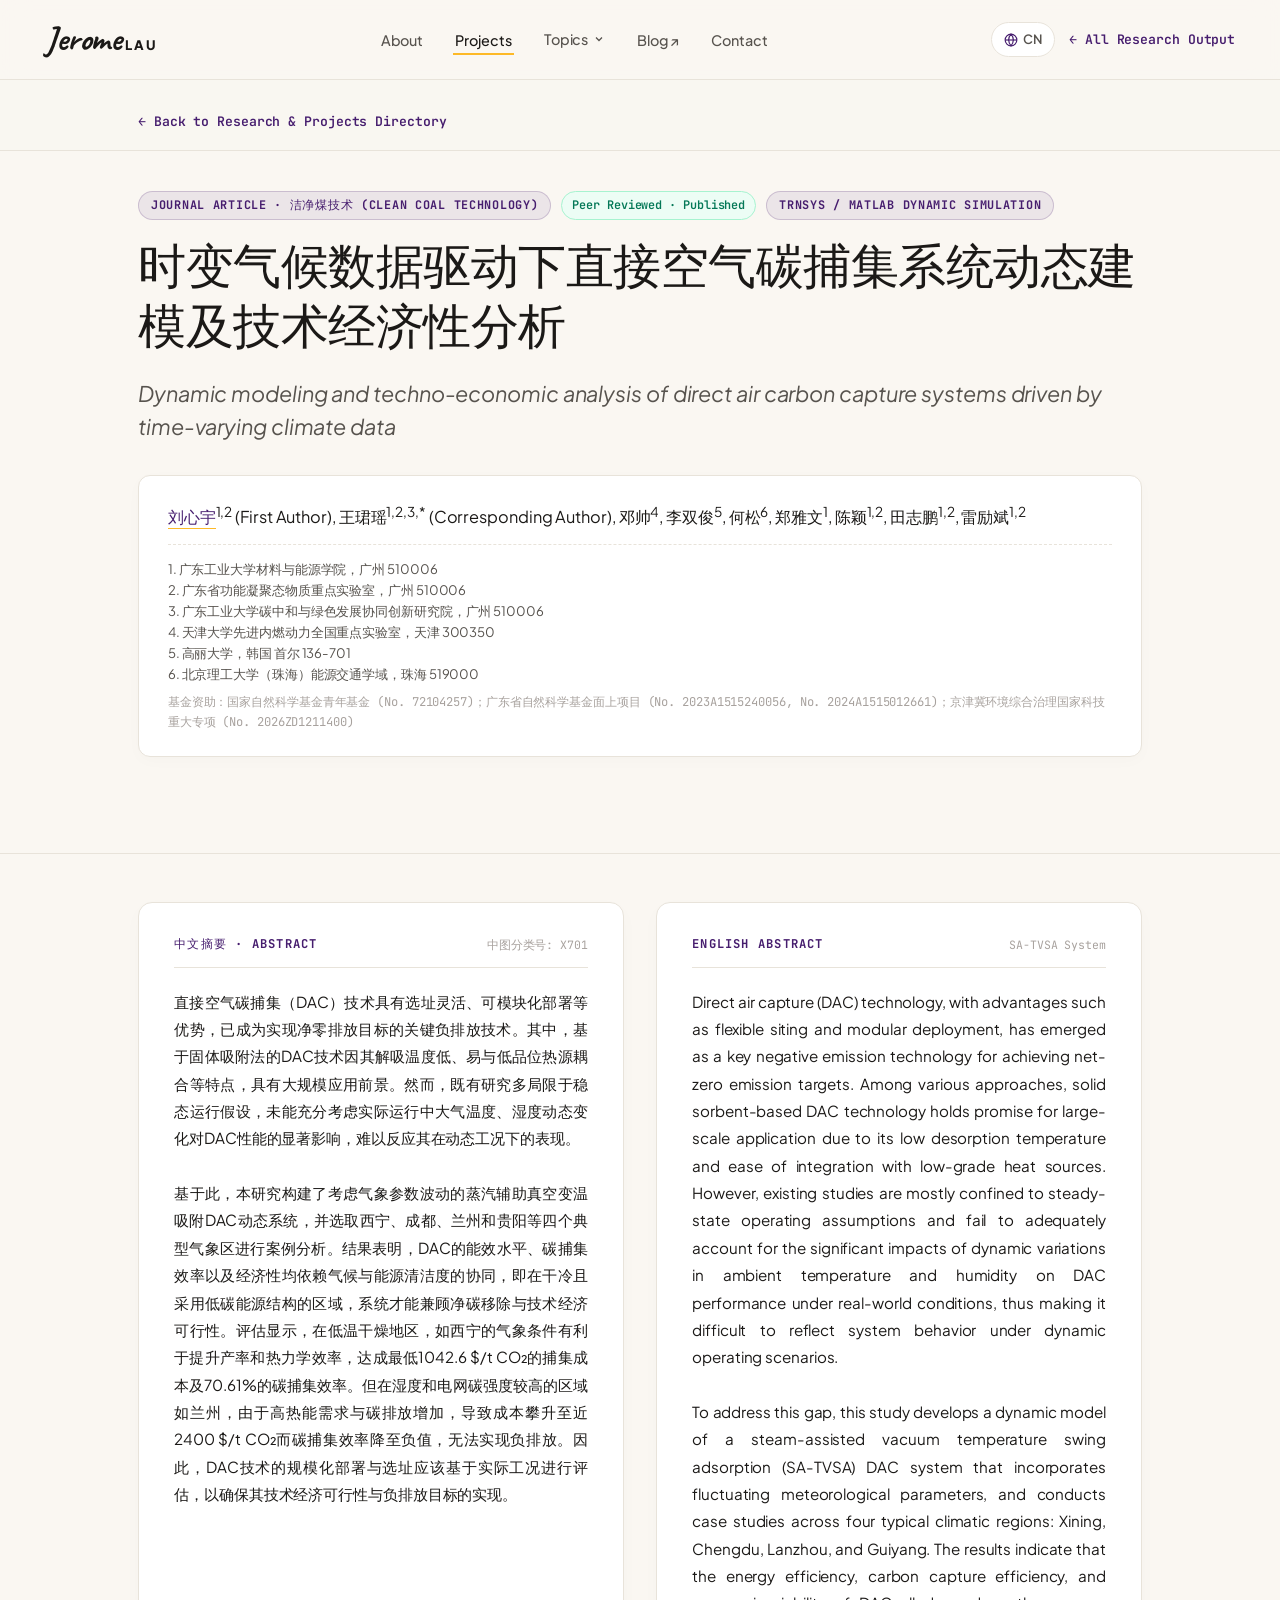
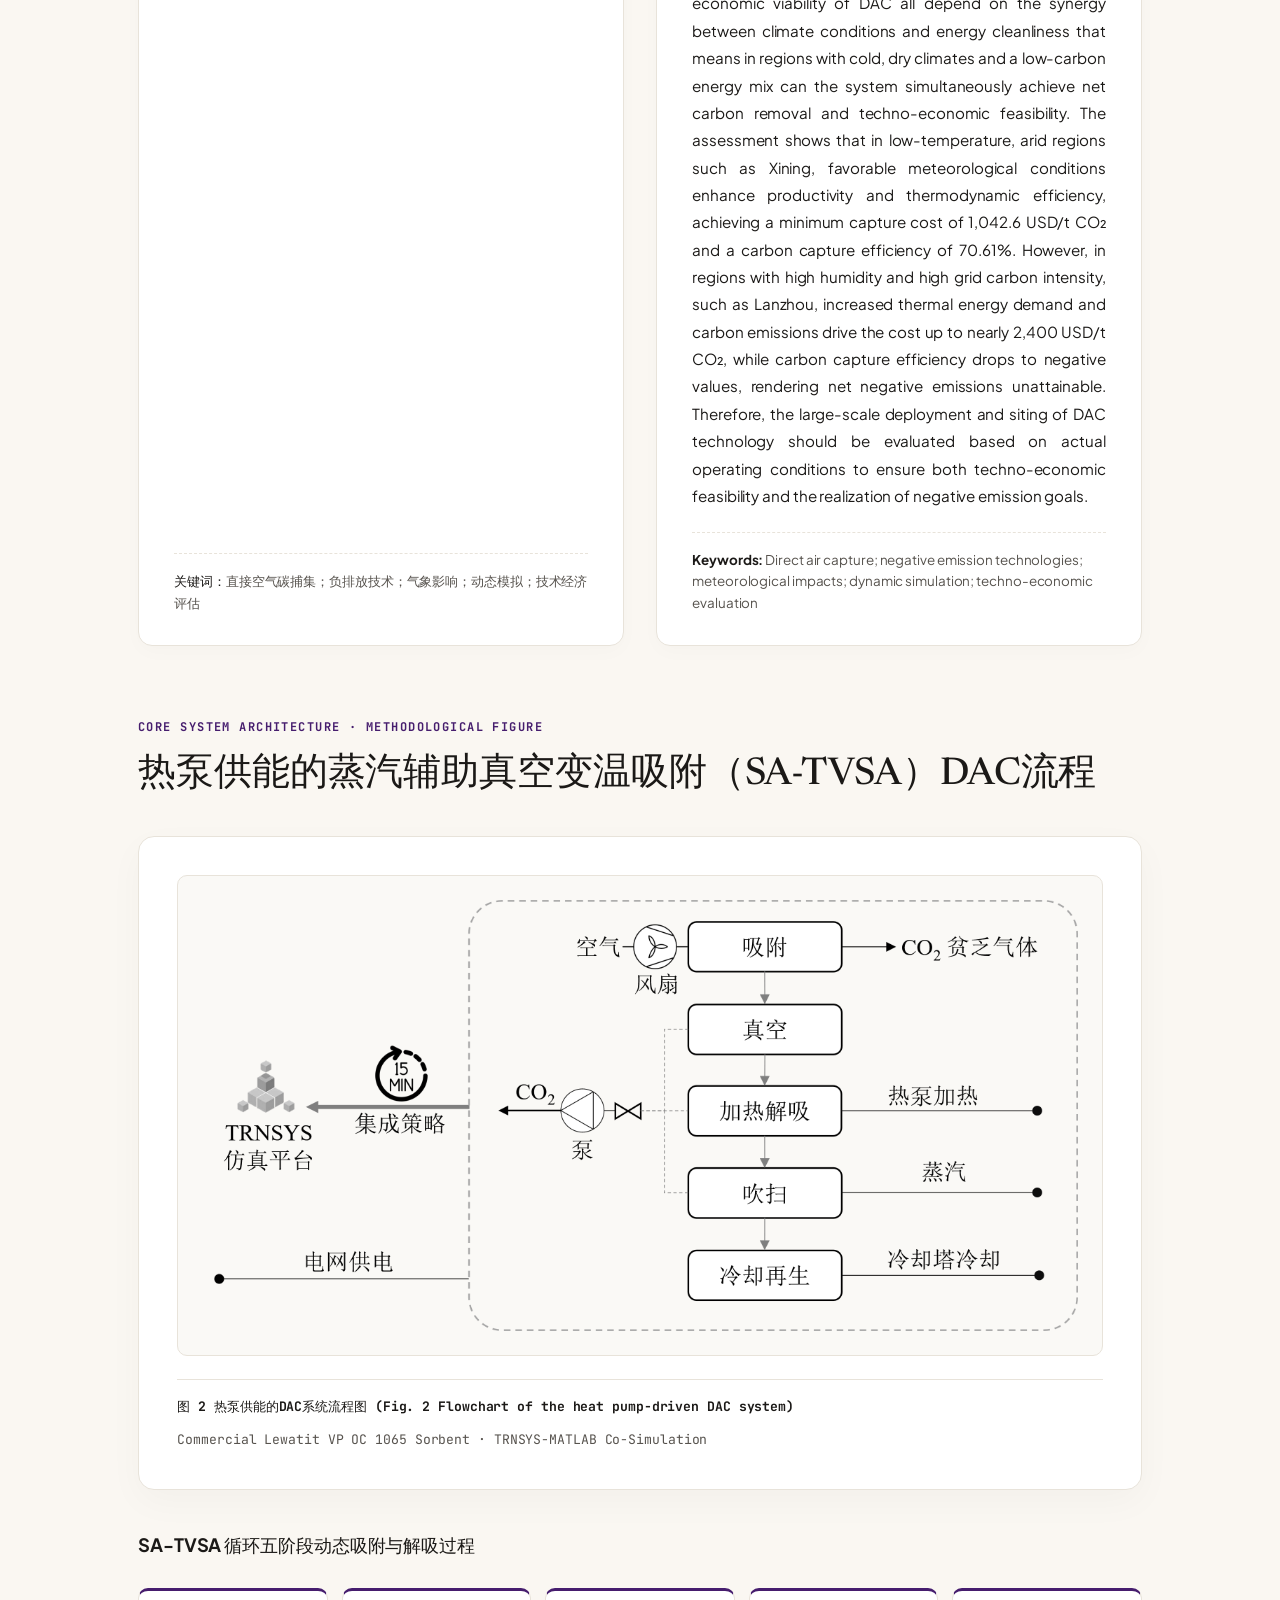
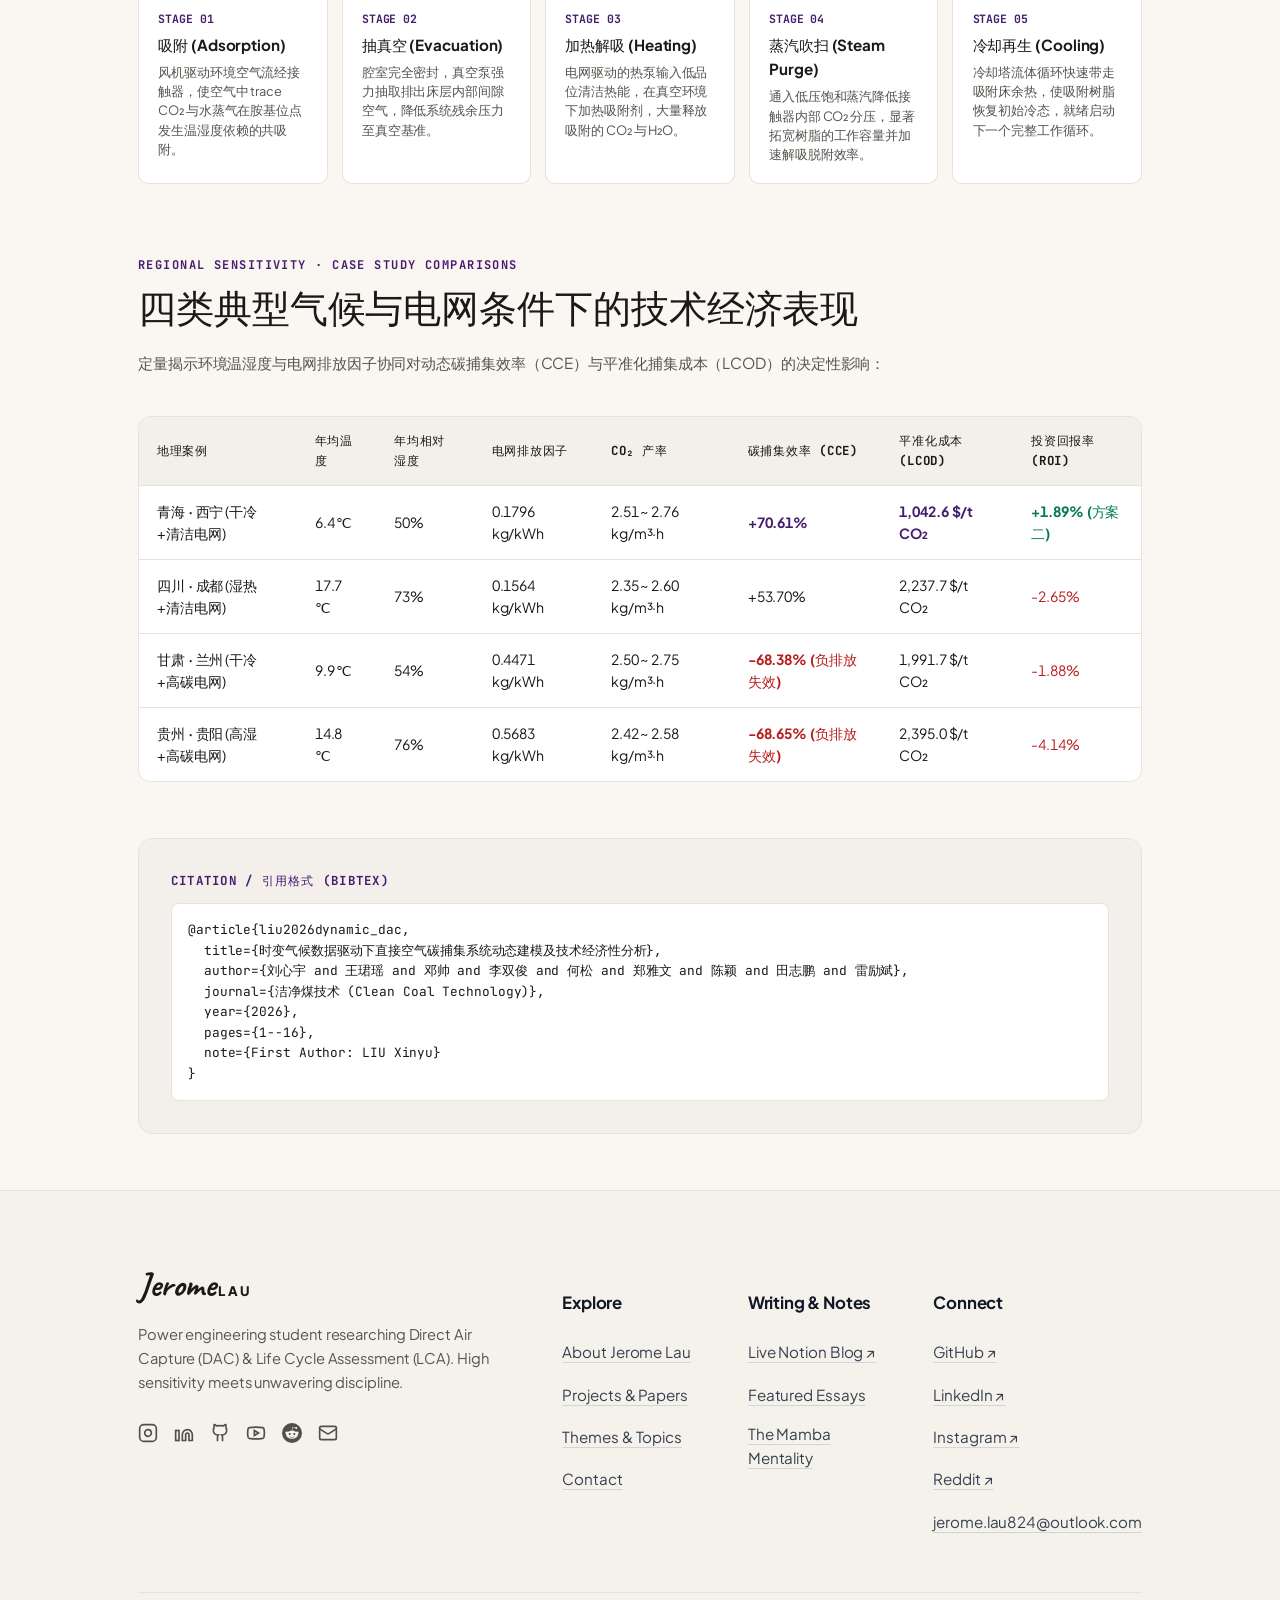
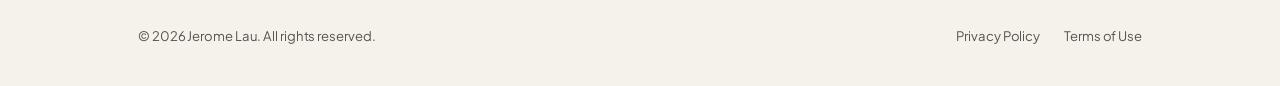
<file: project-paper-dac-dynamic.html>
<!doctype html>
<html lang="en">
<head>
  <meta charset="utf-8">
  <meta name="viewport" content="width=device-width, initial-scale=1, viewport-fit=cover">
  <title>时变气候数据驱动下直接空气碳捕集系统动态建模及技术经济性分析 · Jerome Lau</title>
  <meta name="description" content="论文成果：时变气候数据驱动下直接空气碳捕集系统动态建模及技术经济性分析。作者：刘心宇，王珺瑶等。研究基于TRNSYS与MATLAB的SA-TVSA动态系统及西宁、成都、兰州、贵阳四地案例。">
  
  <link rel="preconnect" href="https://fonts.googleapis.com">
  <link rel="preconnect" href="https://fonts.gstatic.com" crossorigin>
  <link href="https://fonts.googleapis.com/css2?family=Caveat:wght@600;700&family=JetBrains+Mono:wght@400;500;600&family=Newsreader:ital,opsz,wght@0,6..72,300..700;1,6..72,300..500&family=Plus+Jakarta+Sans:wght@300;400;500;600;700&display=swap" rel="stylesheet">
  
  <link rel="stylesheet" href="scrollcraft.css?v=3">
  
  <style>
    :root {
      --sc-canvas: #FAF7F2;
      --sc-surface: #FFFFFF;
      --sc-surface-alt: #F3EFEA;
      --sc-line: #E8E3DA;
      --sc-line-heavy: #C8C2B7;
      --sc-ink: #1B1917;
      --sc-ink-soft: #57534E;
      --sc-ink-faint: #A8A29E;
      --lakers-purple: #461D6E;
      --lakers-gold: #FDB927;
      --lakers-gold-deep: #B45309;
      --sc-font-display: "Newsreader", Georgia, serif;
      --sc-font-text: "Plus Jakarta Sans", sans-serif;
      --sc-font-mono: "JetBrains Mono", monospace;
      --sc-font-sig: "Caveat", cursive;
    }
    
    body {
      background: var(--sc-canvas);
      color: var(--sc-ink);
      font-family: var(--sc-font-text);
      line-height: 1.6;
      margin: 0;
      padding: 0;
    }

    /* Navbar */
    .site-nav {
      position: fixed; top: 0; left: 0; right: 0; height: 80px;
      display: flex; align-items: center; justify-content: space-between;
      padding: 0 clamp(1.2rem, 3.5vw, 3.5rem); z-index: 900; backdrop-filter: blur(14px); -webkit-backdrop-filter: blur(14px);
      background: rgba(250, 247, 242, 0.90); border-bottom: 1px solid var(--sc-line); gap: 1.5rem;
    }
    .brand-signature-mark { display: flex; align-items: baseline; gap: 4px; text-decoration: none; color: var(--sc-ink); }
    .sig-script { font-family: var(--sc-font-sig); font-size: 2.15rem; font-weight: 700; line-height: 1; }
    .sig-sans { font-family: var(--sc-font-text); font-size: 0.82rem; font-weight: 800; letter-spacing: 0.16em; text-transform: uppercase; }
    .nav-center-menu { display: flex; align-items: center; gap: clamp(1.2rem, 2.2vw, 2.5rem); list-style: none; margin: 0; padding: 0; }
    .nav-link { font-size: 0.9rem; font-weight: 500; color: var(--sc-ink-soft); text-decoration: none; position: relative; padding: 6px 2px; }
    .nav-link.active, .nav-link:hover { color: var(--sc-ink); }
    .nav-link.active::after, .nav-link:hover::after { content: ""; position: absolute; bottom: 0; left: 0; width: 100%; height: 2px; background: var(--lakers-gold); }
    .nav-right-tools { display: flex; align-items: center; gap: 14px; }
    .nav-search-wrap { position: relative; display: flex; align-items: center; }
    .nav-search-input { background: var(--sc-surface); border: 1px solid var(--sc-line); border-radius: 99px; padding: 7px 14px 7px 34px; font-size: 0.82rem; width: 175px; outline: none; }
    .nav-search-icon { position: absolute; left: 11px; width: 14px; height: 14px; color: var(--sc-ink-faint); }

    /* Breadcrumbs */
    .breadcrumb-strip {
      padding-top: 105px;
      padding-bottom: 1rem;
      border-bottom: 1px solid var(--sc-line);
      background: rgba(250, 247, 242, 0.5);
    }
    .breadcrumb-link {
      display: inline-flex;
      align-items: center;
      gap: 6px;
      font-family: var(--sc-font-mono);
      font-size: 0.82rem;
      color: var(--lakers-purple);
      text-decoration: none;
      font-weight: 600;
      transition: gap 0.2s;
    }
    .breadcrumb-link:hover {
      gap: 10px;
    }

    /* Container */
    .container {
      max-width: 1100px;
      margin: 0 auto;
      padding: 0 clamp(1.5rem, 4vw, 3rem);
    }

    /* Paper Hero */
    .paper-hero {
      padding: 2.5rem 0 3.5rem 0;
      border-bottom: 1px solid var(--sc-line);
    }
    .paper-badge-row {
      display: flex;
      flex-wrap: wrap;
      gap: 10px;
      align-items: center;
      margin-bottom: 1.4rem;
    }
    .badge-journal {
      background: rgba(70, 29, 110, 0.08);
      color: var(--lakers-purple);
      border: 1px solid rgba(70, 29, 110, 0.2);
      font-family: var(--sc-font-mono);
      font-size: 0.74rem;
      font-weight: 700;
      padding: 4px 12px;
      border-radius: 99px;
      letter-spacing: 0.06em;
      text-transform: uppercase;
    }
    .badge-status {
      background: #ECFDF5;
      color: #047857;
      border: 1px solid #A7F3D0;
      font-family: var(--sc-font-mono);
      font-size: 0.74rem;
      font-weight: 600;
      padding: 4px 10px;
      border-radius: 99px;
    }
    .paper-main-title-cn {
      font-family: var(--sc-font-display);
      font-size: clamp(2rem, 3.8vw, 3rem);
      font-weight: 600;
      line-height: 1.25;
      color: var(--sc-ink);
      margin: 0 0 1rem 0;
      letter-spacing: -0.01em;
    }
    .paper-main-title-en {
      font-family: var(--sc-font-text);
      font-size: clamp(1.05rem, 1.8vw, 1.35rem);
      font-weight: 400;
      color: var(--sc-ink-soft);
      line-height: 1.5;
      margin: 0 0 2rem 0;
      font-style: italic;
    }

    /* Authors & Meta */
    .authors-card {
      background: var(--sc-surface);
      border: 1px solid var(--sc-line);
      border-radius: 12px;
      padding: 1.5rem 1.8rem;
      margin-bottom: 2.5rem;
      box-shadow: 0 4px 16px rgba(0,0,0,0.02);
    }
    .authors-list {
      font-size: 1.02rem;
      line-height: 1.7;
      margin-bottom: 0.8rem;
    }
    .author-highlight {
      font-weight: 700;
      color: var(--lakers-purple);
      border-bottom: 1.5px solid var(--lakers-gold);
      padding-bottom: 1px;
    }
    .affiliations-list {
      font-size: 0.82rem;
      color: var(--sc-ink-soft);
      line-height: 1.6;
      border-top: 1px dashed var(--sc-line);
      padding-top: 0.8rem;
      margin-top: 0.8rem;
    }
    .funding-line {
      font-family: var(--sc-font-mono);
      font-size: 0.76rem;
      color: var(--sc-ink-faint);
      margin-top: 0.6rem;
    }

    /* Dual Abstract Section */
    .abstracts-grid {
      display: grid;
      grid-template-columns: 1fr 1fr;
      gap: 2rem;
      margin: 3rem 0;
    }
    .abstract-box {
      background: var(--sc-surface);
      border: 1px solid var(--sc-line);
      border-radius: 14px;
      padding: 2rem 2.2rem;
      box-shadow: 0 6px 20px rgba(0,0,0,0.02);
      display: flex;
      flex-direction: column;
    }
    .abstract-box-header {
      display: flex;
      justify-content: space-between;
      align-items: center;
      margin-bottom: 1.2rem;
      padding-bottom: 0.8rem;
      border-bottom: 1px solid var(--sc-line);
    }
    .abstract-tag {
      font-family: var(--sc-font-mono);
      font-size: 0.76rem;
      font-weight: 700;
      letter-spacing: 0.1em;
      text-transform: uppercase;
      color: var(--lakers-purple);
    }
    .abstract-body {
      font-size: 0.95rem;
      line-height: 1.8;
      color: var(--sc-ink);
      text-align: justify;
      flex-grow: 1;
    }
    .keywords-row {
      margin-top: 1.4rem;
      padding-top: 1rem;
      border-top: 1px dashed var(--sc-line);
      font-size: 0.84rem;
      color: var(--sc-ink-soft);
    }
    .keywords-row b {
      color: var(--sc-ink);
    }

    /* Methodology & Diagram Section */
    .methodology-section {
      margin: 4rem 0;
    }
    .section-title-wrap {
      margin-bottom: 1.8rem;
    }
    .section-kicker {
      font-family: var(--sc-font-mono);
      font-size: 0.75rem;
      text-transform: uppercase;
      letter-spacing: 0.12em;
      color: var(--lakers-purple);
      font-weight: 700;
    }
    .section-heading {
      font-family: var(--sc-font-display);
      font-size: clamp(1.8rem, 3vw, 2.4rem);
      font-weight: 500;
      color: var(--sc-ink);
      margin: 0.4rem 0 0 0;
    }

    .figure-card {
      background: #FFFFFF;
      border: 1px solid var(--sc-line);
      border-radius: 16px;
      padding: clamp(1.5rem, 3vw, 2.5rem);
      box-shadow: 0 12px 36px rgba(0,0,0,0.03);
      margin-bottom: 2.5rem;
    }
    .figure-image-wrap {
      width: 100%;
      background: #FAF9F6;
      border-radius: 10px;
      overflow: hidden;
      display: flex;
      justify-content: center;
      align-items: center;
      padding: 1.5rem;
      border: 1px solid var(--sc-line);
    }
    .figure-image-wrap img {
      max-width: 100%;
      height: auto;
      display: block;
      object-fit: contain;
    }
    .figure-caption-bar {
      margin-top: 1.4rem;
      display: flex;
      justify-content: space-between;
      flex-wrap: wrap;
      gap: 0.8rem;
      font-family: var(--sc-font-mono);
      font-size: 0.82rem;
      color: var(--sc-ink-soft);
      border-top: 1px solid var(--sc-line);
      padding-top: 1rem;
    }
    .figure-caption-title {
      font-weight: 700;
      color: var(--sc-ink);
    }

    /* Process Flow 5 Steps */
    .process-steps-grid {
      display: grid;
      grid-template-columns: repeat(auto-fit, minmax(180px, 1fr));
      gap: 14px;
      margin-top: 1.8rem;
    }
    .step-card {
      background: var(--sc-surface);
      border: 1px solid var(--sc-line);
      border-radius: 10px;
      padding: 1.2rem;
      border-top: 3px solid var(--lakers-purple);
    }
    .step-num {
      font-family: var(--sc-font-mono);
      font-size: 0.72rem;
      color: var(--lakers-purple);
      font-weight: 700;
      margin-bottom: 4px;
    }
    .step-title {
      font-weight: 700;
      font-size: 0.95rem;
      color: var(--sc-ink);
      margin-bottom: 6px;
    }
    .step-desc {
      font-size: 0.8rem;
      color: var(--sc-ink-soft);
      line-height: 1.5;
    }

    /* Key Findings Table */
    .data-table-wrap {
      overflow-x: auto;
      margin: 2.5rem 0;
      background: var(--sc-surface);
      border: 1px solid var(--sc-line);
      border-radius: 12px;
    }
    .data-table {
      width: 100%;
      border-collapse: collapse;
      font-size: 0.88rem;
      text-align: left;
    }
    .data-table th, .data-table td {
      padding: 14px 18px;
      border-bottom: 1px solid var(--sc-line);
    }
    .data-table th {
      background: var(--sc-surface-alt);
      font-family: var(--sc-font-mono);
      font-size: 0.78rem;
      text-transform: uppercase;
      letter-spacing: 0.06em;
      color: var(--sc-ink);
    }
    .data-table tr:last-child td {
      border-bottom: none;
    }
    .highlight-cell {
      font-weight: 700;
      color: var(--lakers-purple);
    }

    /* Citation Box */
    .citation-section {
      background: var(--sc-surface-alt);
      border: 1px solid var(--sc-line);
      border-radius: 14px;
      padding: 2rem;
      margin: 3.5rem 0;
    }
    .citation-title {
      font-family: var(--sc-font-mono);
      font-size: 0.78rem;
      text-transform: uppercase;
      letter-spacing: 0.1em;
      color: var(--lakers-purple);
      margin-bottom: 0.8rem;
      font-weight: 700;
    }
    .citation-box {
      font-family: var(--sc-font-mono);
      font-size: 0.8rem;
      color: var(--sc-ink);
      background: #FFFFFF;
      padding: 16px;
      border-radius: 8px;
      border: 1px solid var(--sc-line);
      overflow-x: auto;
      white-space: pre-wrap;
      line-height: 1.6;
    }

    @media (max-width: 860px) {
      .abstracts-grid { grid-template-columns: 1fr; }
      .nav-center-menu { display: none; }
    }
  </style>
</head>
<body>

  <!-- Top Navigation -->
  <header>
    <nav class="site-nav">
      <a href="index.html" class="brand-signature-mark" title="Return to Homepage">
        <span class="sig-script">Jerome</span>
        <span class="sig-sans">LAU</span>
      </a>
      <ul class="nav-center-menu">
        <li><a href="about.html" class="nav-link">About</a></li>
        <li><a href="projects.html" class="nav-link active">Projects</a></li>
        <li class="nav-item-dropdown">
          <a href="topics.html" class="nav-link nav-dropdown-trigger">
            <span>Topics</span>
            <svg class="dropdown-chevron" viewBox="0 0 24 24" fill="none" stroke="currentColor"><polyline points="6 9 12 15 18 9"></polyline></svg>
          </a>
          <div class="nav-dropdown-menu">
            <a href="topics.html#topic-01" class="dropdown-item"><span>Observations & Systems</span><span class="dropdown-item-num">01</span></a>
            <a href="topics.html#topic-02" class="dropdown-item"><span>Psychology & Inner Architecture</span><span class="dropdown-item-num">02</span></a>
            <a href="topics.html#topic-03" class="dropdown-item"><span>Personal Growth & Discipline</span><span class="dropdown-item-num">03</span></a>
            <a href="topics.html#topic-04" class="dropdown-item"><span>Contemporary Dialogues</span><span class="dropdown-item-num">04</span></a>
            <a href="topics.html#topic-05" class="dropdown-item"><span>Book Reflections & Margins</span><span class="dropdown-item-num">05</span></a>
            <div class="dropdown-divider"></div>
            <a href="topics.html" class="dropdown-item dropdown-item-all"><span>All Topics</span><span>→</span></a>
          </div>
        </li>
        <li><a href="https://notionnext-website.vercel.app/" target="_blank" rel="noopener noreferrer" class="nav-link" title="Open Notion Blog">Blog ↗</a></li>
        <li><a href="contact.html" class="nav-link">Contact</a></li>
      </ul>
      <div class="nav-right-tools">
        <a href="index-zh.html" class="nav-lang-btn" title="切换至中文版">
          <svg width="14" height="14" viewBox="0 0 24 24" fill="none" stroke="currentColor" stroke-width="2"><circle cx="12" cy="12" r="10"></circle><line x1="2" y1="12" x2="22" y2="12"></line><path d="M12 2a15.3 15.3 0 0 1 4 10 15.3 15.3 0 0 1-4 10 15.3 15.3 0 0 1-4-10 15.3 15.3 0 0 1 4-10z"></path></svg>
          <span>CN</span>
        </a>
        <a href="projects.html" class="breadcrumb-link">← All Research Output</a>
      </div>
    </nav>
  </header>

  <!-- Breadcrumb bar -->
  <div class="breadcrumb-strip">
    <div class="container">
      <a href="projects.html" class="breadcrumb-link">← Back to Research & Projects Directory</a>
    </div>
  </div>

  <main>
    
    <!-- Paper Hero -->
    <article class="paper-hero">
      <div class="container">
        
        <div class="paper-badge-row">
          <span class="badge-journal">Journal Article · 洁净煤技术 (Clean Coal Technology)</span>
          <span class="badge-status">Peer Reviewed · Published</span>
          <span class="badge-journal">TRNSYS / MATLAB Dynamic Simulation</span>
        </div>

        <h1 class="paper-main-title-cn">
          时变气候数据驱动下直接空气碳捕集系统动态建模及技术经济性分析
        </h1>
        <p class="paper-main-title-en">
          Dynamic modeling and techno-economic analysis of direct air carbon capture systems driven by time-varying climate data
        </p>

        <!-- Authors Card -->
        <div class="authors-card">
          <div class="authors-list">
            <span class="author-highlight">刘心宇</span><sup>1,2</sup> (First Author), 
            王珺瑶<sup>1,2,3,*</sup> (Corresponding Author), 
            邓帅<sup>4</sup>, 李双俊<sup>5</sup>, 何松<sup>6</sup>, 郑雅文<sup>1</sup>, 陈颖<sup>1,2</sup>, 田志鹏<sup>1,2</sup>, 雷励斌<sup>1,2</sup>
          </div>
          <div class="affiliations-list">
            1. 广东工业大学材料与能源学院，广州 510006<br>
            2. 广东省功能凝聚态物质重点实验室，广州 510006<br>
            3. 广东工业大学碳中和与绿色发展协同创新研究院，广州 510006<br>
            4. 天津大学先进内燃动力全国重点实验室，天津 300350<br>
            5. 高丽大学，韩国 首尔 136-701<br>
            6. 北京理工大学（珠海）能源交通学域，珠海 519000
          </div>
          <div class="funding-line">
            <b>基金资助：</b>国家自然科学基金青年基金 (No. 72104257)；广东省自然科学基金面上项目 (No. 2023A1515240056, No. 2024A1515012661)；京津冀环境综合治理国家科技重大专项 (No. 2026ZD1211400)
          </div>
        </div>

      </div>
    </article>

    <div class="container">
      
      <!-- Dual Bilingual Abstract Cards -->
      <section class="abstracts-grid">
        
        <!-- Chinese Abstract -->
        <div class="abstract-box">
          <div class="abstract-box-header">
            <span class="abstract-tag">中文摘要 · Abstract</span>
            <span style="font-family: var(--sc-font-mono); font-size: 0.72rem; color: var(--sc-ink-faint);">中图分类号: X701</span>
          </div>
          <div class="abstract-body">
            直接空气碳捕集（DAC）技术具有选址灵活、可模块化部署等优势，已成为实现净零排放目标的关键负排放技术。其中，基于固体吸附法的DAC技术因其解吸温度低、易与低品位热源耦合等特点，具有大规模应用前景。然而，既有研究多局限于稳态运行假设，未能充分考虑实际运行中大气温度、湿度动态变化对DAC性能的显著影响，难以反应其在动态工况下的表现。
            <br><br>
            基于此，本研究构建了考虑气象参数波动的蒸汽辅助真空变温吸附DAC动态系统，并选取西宁、成都、兰州和贵阳等四个典型气象区进行案例分析。结果表明，DAC的能效水平、碳捕集效率以及经济性均依赖气候与能源清洁度的协同，即在干冷且采用低碳能源结构的区域，系统才能兼顾净碳移除与技术经济可行性。评估显示，在低温干燥地区，如西宁的气象条件有利于提升产率和热力学效率，达成最低1042.6 $/t CO₂的捕集成本及70.61%的碳捕集效率。但在湿度和电网碳强度较高的区域如兰州，由于高热能需求与碳排放增加，导致成本攀升至近2400 $/t CO₂而碳捕集效率降至负值，无法实现负排放。因此，DAC技术的规模化部署与选址应该基于实际工况进行评估，以确保其技术经济可行性与负排放目标的实现。
          </div>
          <div class="keywords-row">
            <b>关键词：</b>直接空气碳捕集；负排放技术；气象影响；动态模拟；技术经济评估
          </div>
        </div>

        <!-- English Abstract -->
        <div class="abstract-box">
          <div class="abstract-box-header">
            <span class="abstract-tag">English Abstract</span>
            <span style="font-family: var(--sc-font-mono); font-size: 0.72rem; color: var(--sc-ink-faint);">SA-TVSA System</span>
          </div>
          <div class="abstract-body">
            Direct air capture (DAC) technology, with advantages such as flexible siting and modular deployment, has emerged as a key negative emission technology for achieving net-zero emission targets. Among various approaches, solid sorbent-based DAC technology holds promise for large-scale application due to its low desorption temperature and ease of integration with low-grade heat sources. However, existing studies are mostly confined to steady-state operating assumptions and fail to adequately account for the significant impacts of dynamic variations in ambient temperature and humidity on DAC performance under real-world conditions, thus making it difficult to reflect system behavior under dynamic operating scenarios.
            <br><br>
            To address this gap, this study develops a dynamic model of a steam-assisted vacuum temperature swing adsorption (SA-TVSA) DAC system that incorporates fluctuating meteorological parameters, and conducts case studies across four typical climatic regions: Xining, Chengdu, Lanzhou, and Guiyang. The results indicate that the energy efficiency, carbon capture efficiency, and economic viability of DAC all depend on the synergy between climate conditions and energy cleanliness that means in regions with cold, dry climates and a low-carbon energy mix can the system simultaneously achieve net carbon removal and techno-economic feasibility. The assessment shows that in low-temperature, arid regions such as Xining, favorable meteorological conditions enhance productivity and thermodynamic efficiency, achieving a minimum capture cost of 1,042.6 USD/t CO₂ and a carbon capture efficiency of 70.61%. However, in regions with high humidity and high grid carbon intensity, such as Lanzhou, increased thermal energy demand and carbon emissions drive the cost up to nearly 2,400 USD/t CO₂, while carbon capture efficiency drops to negative values, rendering net negative emissions unattainable. Therefore, the large-scale deployment and siting of DAC technology should be evaluated based on actual operating conditions to ensure both techno-economic feasibility and the realization of negative emission goals.
          </div>
          <div class="keywords-row">
            <b>Keywords:</b> Direct air capture; negative emission technologies; meteorological impacts; dynamic simulation; techno-economic evaluation
          </div>
        </div>

      </section>

      <!-- Key Methodology & Figure 2 -->
      <section class="methodology-section">
        <div class="section-title-wrap">
          <span class="section-kicker">Core System Architecture · Methodological Figure</span>
          <h2 class="section-heading">热泵供能的蒸汽辅助真空变温吸附（SA-TVSA）DAC流程</h2>
        </div>

        <div class="figure-card">
          <div class="figure-image-wrap">
            <img src="assets/paper1-method.png" alt="图2 热泵供能的DAC系统流程图 / Fig. 2 Flowchart of the heat pump-driven DAC system" width="1250" height="616">
          </div>
          <div class="figure-caption-bar">
            <span class="figure-caption-title">图 2 热泵供能的DAC系统流程图 (Fig. 2 Flowchart of the heat pump-driven DAC system)</span>
            <span>Commercial Lewatit VP OC 1065 Sorbent · TRNSYS-MATLAB Co-Simulation</span>
          </div>
        </div>

        <!-- 5 Stages Process Explanation -->
        <h3 style="font-family: var(--sc-font-text); font-size: 1.15rem; font-weight: 700; color: var(--sc-ink); margin-top: 2rem;">
          SA-TVSA 循环五阶段动态吸附与解吸过程
        </h3>
        <div class="process-steps-grid">
          <div class="step-card">
            <div class="step-num">STAGE 01</div>
            <div class="step-title">吸附 (Adsorption)</div>
            <div class="step-desc">风机驱动环境空气流经接触器，使空气中 trace CO₂ 与水蒸气在胺基位点发生温湿度依赖的共吸附。</div>
          </div>
          <div class="step-card">
            <div class="step-num">STAGE 02</div>
            <div class="step-title">抽真空 (Evacuation)</div>
            <div class="step-desc">腔室完全密封，真空泵强力抽取排出床层内部间隙空气，降低系统残余压力至真空基准。</div>
          </div>
          <div class="step-card">
            <div class="step-num">STAGE 03</div>
            <div class="step-title">加热解吸 (Heating)</div>
            <div class="step-desc">电网驱动的热泵输入低品位清洁热能，在真空环境下加热吸附剂，大量释放吸附的 CO₂ 与 H₂O。</div>
          </div>
          <div class="step-card">
            <div class="step-num">STAGE 04</div>
            <div class="step-title">蒸汽吹扫 (Steam Purge)</div>
            <div class="step-desc">通入低压饱和蒸汽降低接触器内部 CO₂ 分压，显著拓宽树脂的工作容量并加速解吸脱附效率。</div>
          </div>
          <div class="step-card">
            <div class="step-num">STAGE 05</div>
            <div class="step-title">冷却再生 (Cooling)</div>
            <div class="step-desc">冷却塔流体循环快速带走吸附床余热，使吸附树脂恢复初始冷态，就绪启动下一个完整工作循环。</div>
          </div>
        </div>
      </section>

      <!-- Key Quantitative Case Study Findings -->
      <section class="section-block" style="margin-bottom: 3.5rem;">
        <div class="section-title-wrap">
          <span class="section-kicker">Regional Sensitivity · Case Study Comparisons</span>
          <h2 class="section-heading">四类典型气候与电网条件下的技术经济表现</h2>
          <p style="font-size: 0.95rem; color: var(--sc-ink-soft); margin-top: 0.4rem;">
            定量揭示环境温湿度与电网排放因子协同对动态碳捕集效率（CCE）与平准化捕集成本（LCOD）的决定性影响：
          </p>
        </div>

        <div class="data-table-wrap">
          <table class="data-table">
            <thead>
              <tr>
                <th>地理案例</th>
                <th>年均温度</th>
                <th>年均相对湿度</th>
                <th>电网排放因子</th>
                <th>CO₂ 产率</th>
                <th>碳捕集效率 (CCE)</th>
                <th>平准化成本 (LCOD)</th>
                <th>投资回报率 (ROI)</th>
              </tr>
            </thead>
            <tbody>
              <tr>
                <td><b>青海 · 西宁</b> (干冷+清洁电网)</td>
                <td>6.4 ℃</td>
                <td>50%</td>
                <td>0.1796 kg/kWh</td>
                <td>2.51 ~ 2.76 kg/m³·h</td>
                <td class="highlight-cell">+70.61%</td>
                <td class="highlight-cell">1,042.6 $/t CO₂</td>
                <td style="color:#047857; font-weight:700;">+1.89% (方案二)</td>
              </tr>
              <tr>
                <td><b>四川 · 成都</b> (湿热+清洁电网)</td>
                <td>17.7 ℃</td>
                <td>73%</td>
                <td>0.1564 kg/kWh</td>
                <td>2.35 ~ 2.60 kg/m³·h</td>
                <td>+53.70%</td>
                <td>2,237.7 $/t CO₂</td>
                <td style="color:#B91C1C;">-2.65%</td>
              </tr>
              <tr>
                <td><b>甘肃 · 兰州</b> (干冷+高碳电网)</td>
                <td>9.9 ℃</td>
                <td>54%</td>
                <td>0.4471 kg/kWh</td>
                <td>2.50 ~ 2.75 kg/m³·h</td>
                <td style="color:#B91C1C; font-weight:700;">-68.38% (负排放失效)</td>
                <td>1,991.7 $/t CO₂</td>
                <td style="color:#B91C1C;">-1.88%</td>
              </tr>
              <tr>
                <td><b>贵州 · 贵阳</b> (高湿+高碳电网)</td>
                <td>14.8 ℃</td>
                <td>76%</td>
                <td>0.5683 kg/kWh</td>
                <td>2.42 ~ 2.58 kg/m³·h</td>
                <td style="color:#B91C1C; font-weight:700;">-68.65% (负排放失效)</td>
                <td>2,395.0 $/t CO₂</td>
                <td style="color:#B91C1C;">-4.14%</td>
              </tr>
            </tbody>
          </table>
        </div>
      </section>

      <!-- BibTeX Citation -->
      <section class="citation-section">
        <div class="citation-title">Citation / 引用格式 (BibTeX)</div>
        <div class="citation-box">@article{liu2026dynamic_dac,
  title={时变气候数据驱动下直接空气碳捕集系统动态建模及技术经济性分析},
  author={刘心宇 and 王珺瑶 and 邓帅 and 李双俊 and 何松 and 郑雅文 and 陈颖 and 田志鹏 and 雷励斌},
  journal={洁净煤技术 (Clean Coal Technology)},
  year={2026},
  pages={1--16},
  note={First Author: LIU Xinyu}
}</div>
      </section>

    </div>
  </main>

  <!-- Editorial Footer -->
  <footer class="site-footer">
    <div class="container">
      <div class="footer-main-row">
        <div class="footer-brand-side">
          <a href="index.html" class="brand-signature-mark" title="Jerome Lau Homepage">
            <span class="sig-script">Jerome</span>
            <span class="sig-sans">LAU</span>
          </a>
          <p class="footer-bio">
            Power engineering student researching Direct Air Capture (DAC) & Life Cycle Assessment (LCA). High sensitivity meets unwavering discipline.
          </p>
          <div class="footer-social-row">
            <a href="https://instagram.com/jerome.2077/" target="_blank" rel="noopener noreferrer" class="footer-social-btn" title="Instagram"><svg width="20" height="20" viewBox="0 0 24 24" fill="none" stroke="currentColor" stroke-width="2"><rect width="20" height="20" x="2" y="2" rx="5"/><path d="M16 11.37A4 4 0 1 1 12.63 8 4 4 0 0 1 16 11.37z"/></svg></a>
            <a href="https://www.linkedin.com/in/xinyu-liu-300329334/?isSelfProfile=true" target="_blank" rel="noopener noreferrer" class="footer-social-btn" title="LinkedIn"><svg width="20" height="20" viewBox="0 0 24 24" fill="none" stroke="currentColor" stroke-width="2"><path d="M16 8a6 6 0 0 1 6 6v7h-4v-7a2 2 0 0 0-2-2 2 2 0 0 0-2 2v7h-4v-7a6 6 0 0 1 6-6z"/><rect width="4" height="12" x="2" y="9"/></svg></a>
            <a href="https://github.com/Jerome824" target="_blank" rel="noopener noreferrer" class="footer-social-btn" title="GitHub"><svg width="20" height="20" viewBox="0 0 24 24" fill="none" stroke="currentColor" stroke-width="2"><path d="M15 22v-4a4.8 4.8 0 0 0-1-3.5c3 0 6-2 6-5.5.08-1.25-.27-2.48-1-3.5.28-1.15.28-2.35 0-3.5 0 0-1 0-3 1.5-2.64-.5-5.36-.5-8 0C6 2 5 2 5 2c-.3 1.15-.3 2.35 0 3.5A5.403 5.403 0 0 0 4 9c0 3.5 3 5.5 6 5.5-.39.49-.68 1.05-.85 1.65-.17.6-.22 1.23-.15 1.85v4"/></svg></a>
            <a href="https://www.youtube.com/@Losbean-824" target="_blank" rel="noopener noreferrer" class="footer-social-btn" title="YouTube"><svg width="20" height="20" viewBox="0 0 24 24" fill="none" stroke="currentColor" stroke-width="2"><path d="M2.5 17a24.12 24.12 0 0 1 0-10 2 2 0 0 1 1.4-1.4 49.56 49.56 0 0 1 16.2 0A2 2 0 0 1 21.5 7a24.12 24.12 0 0 1 0 10 2 2 0 0 1-1.4 1.4 49.55 49.55 0 0 1-16.2 0A2 2 0 0 1 2.5 17"/><polygon points="10 15 15 12 10 9 10 15"/></svg></a>
            <a href="https://www.reddit.com/user/No_Plum_8594/" target="_blank" rel="noopener noreferrer" class="footer-social-btn" title="Reddit"><svg width="20" height="20" viewBox="0 0 24 24" fill="currentColor"><path d="M12 0A12 12 0 0 0 0 12a12 12 0 0 0 12 12 12 12 0 0 0 12-12A12 12 0 0 0 12 0zm5.01 4.744c.688 0 1.25.561 1.25 1.249a1.25 1.25 0 0 1-2.498.056l-2.597-.547-.8 3.747c1.824.07 3.48.632 4.674 1.488.308-.309.73-.491 1.207-.491.968 0 1.754.786 1.754 1.754 0 .716-.435 1.333-1.01 1.614a3.111 3.111 0 0 1 .042.52c0 2.694-3.13 4.87-7.004 4.87-3.874 0-7.004-2.176-7.004-4.87 0-.183.015-.366.043-.534A1.748 1.748 0 0 1 4.028 12c0-.968.786-1.754 1.754-1.754.463 0 .898.196 1.207.49 1.207-.883 2.878-1.43 4.744-1.487l.885-4.182a.342.342 0 0 1 .14-.197.35.35 0 0 1 .238-.042l2.906.617a1.214 1.214 0 0 1 1.108-.701zM9.25 12C8.561 12 8 12.562 8 13.25c0 .687.561 1.248 1.25 1.248.687 0 1.248-.561 1.248-1.249 0-.688-.561-1.249-1.249-1.249zm5.5 0c-.687 0-1.248.561-1.248 1.25 0 .687.561 1.248 1.249 1.248.688 0 1.249-.561 1.249-1.249 0-.687-.562-1.249-1.25-1.249zm-5.466 3.99a.327.327 0 0 0-.231.094.33.33 0 0 0 0 .463c.842.842 2.484.913 2.961.913.477 0 2.105-.056 2.961-.913a.361.361 0 0 0 .029-.463.33.33 0 0 0-.464 0c-.547.533-1.684.73-2.512.73-.828 0-1.979-.196-2.512-.73a.326.326 0 0 0-.232-.095z"/></svg></a>
            <a href="mailto:jerome.lau824@outlook.com" class="footer-social-btn" title="Direct Email"><svg width="20" height="20" viewBox="0 0 24 24" fill="none" stroke="currentColor" stroke-width="2"><rect width="20" height="16" x="2" y="4" rx="2"/><path d="m22 7-8.97 5.7a1.94 1.94 0 0 1-2.06 0L2 7"/></svg></a>
          </div>
        </div>
        <div class="footer-nav-three-cols">
          <div>
            <h4 class="footer-col-heading">Explore</h4>
            <ul class="footer-col-links">
              <li><a href="about.html" class="footer-text-link">About Jerome Lau</a></li>
              <li><a href="projects.html" class="footer-text-link">Projects & Papers</a></li>
              <li><a href="topics.html" class="footer-text-link">Themes & Topics</a></li>
              <li><a href="contact.html" class="footer-text-link">Contact</a></li>
            </ul>
          </div>
          <div>
            <h4 class="footer-col-heading">Writing & Notes</h4>
            <ul class="footer-col-links">
              <li><a href="https://notionnext-website.vercel.app/" target="_blank" rel="noopener noreferrer" class="footer-text-link">Live Notion Blog ↗</a></li>
              <li><a href="blog.html" class="footer-text-link">Featured Essays</a></li>
              <li><a href="index.html#the-creed" class="footer-text-link">The Mamba Mentality</a></li>
            </ul>
          </div>
          <div>
            <h4 class="footer-col-heading">Connect</h4>
            <ul class="footer-col-links">
              <li><a href="https://github.com/Jerome824" target="_blank" rel="noopener noreferrer" class="footer-text-link">GitHub ↗</a></li>
              <li><a href="https://www.linkedin.com/in/xinyu-liu-300329334/?isSelfProfile=true" target="_blank" rel="noopener noreferrer" class="footer-text-link">LinkedIn ↗</a></li>
              <li><a href="https://instagram.com/jerome.2077/" target="_blank" rel="noopener noreferrer" class="footer-text-link">Instagram ↗</a></li>
              <li><a href="https://www.reddit.com/user/No_Plum_8594/" target="_blank" rel="noopener noreferrer" class="footer-text-link">Reddit ↗</a></li>
              <li><a href="mailto:jerome.lau824@outlook.com" class="footer-text-link">jerome.lau824@outlook.com</a></li>
            </ul>
          </div>
        </div>
      </div>
      <div class="footer-bottom-strip">
        <div>© 2026 Jerome Lau. All rights reserved.</div>
        <div class="footer-legal-menu">
          <a href="#">Privacy Policy</a>
          <a href="#">Terms of Use</a>
        </div>
      </div>
    </div>
  </footer>

</body>
</html>
</file>
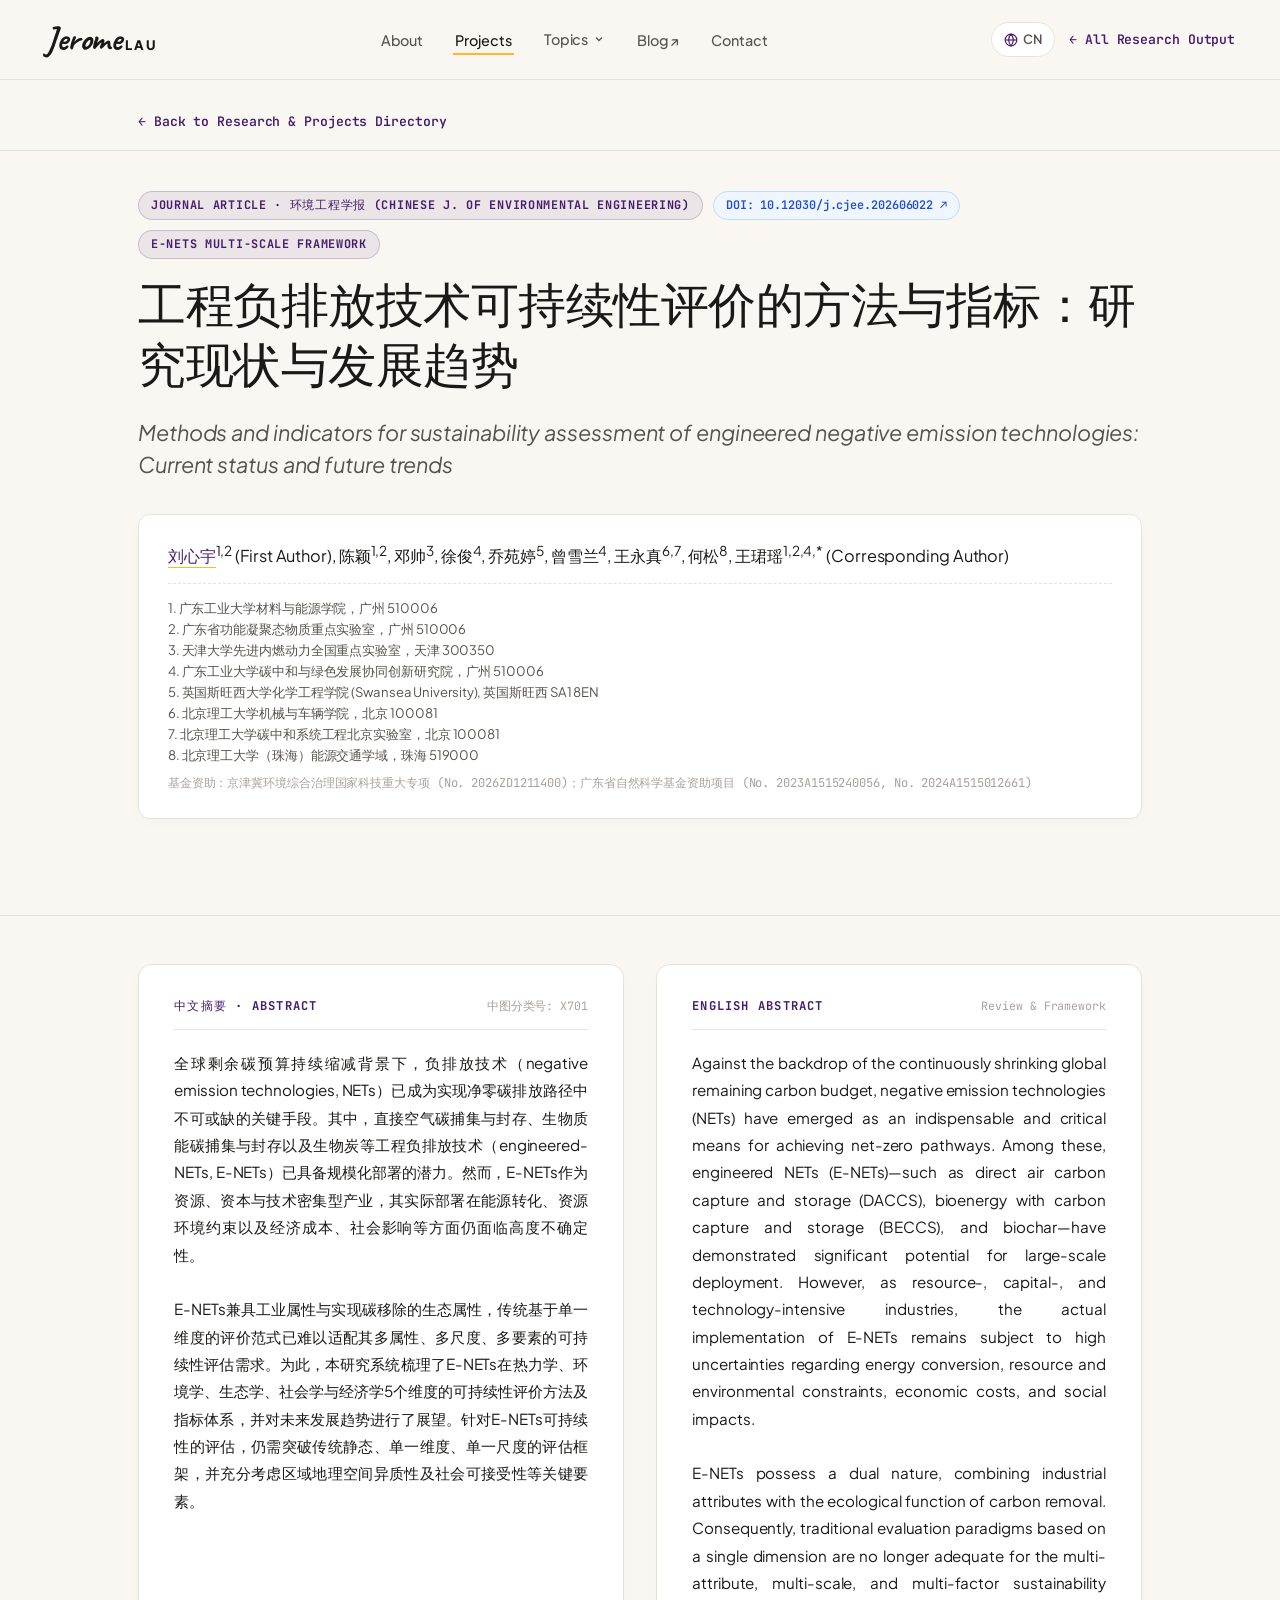
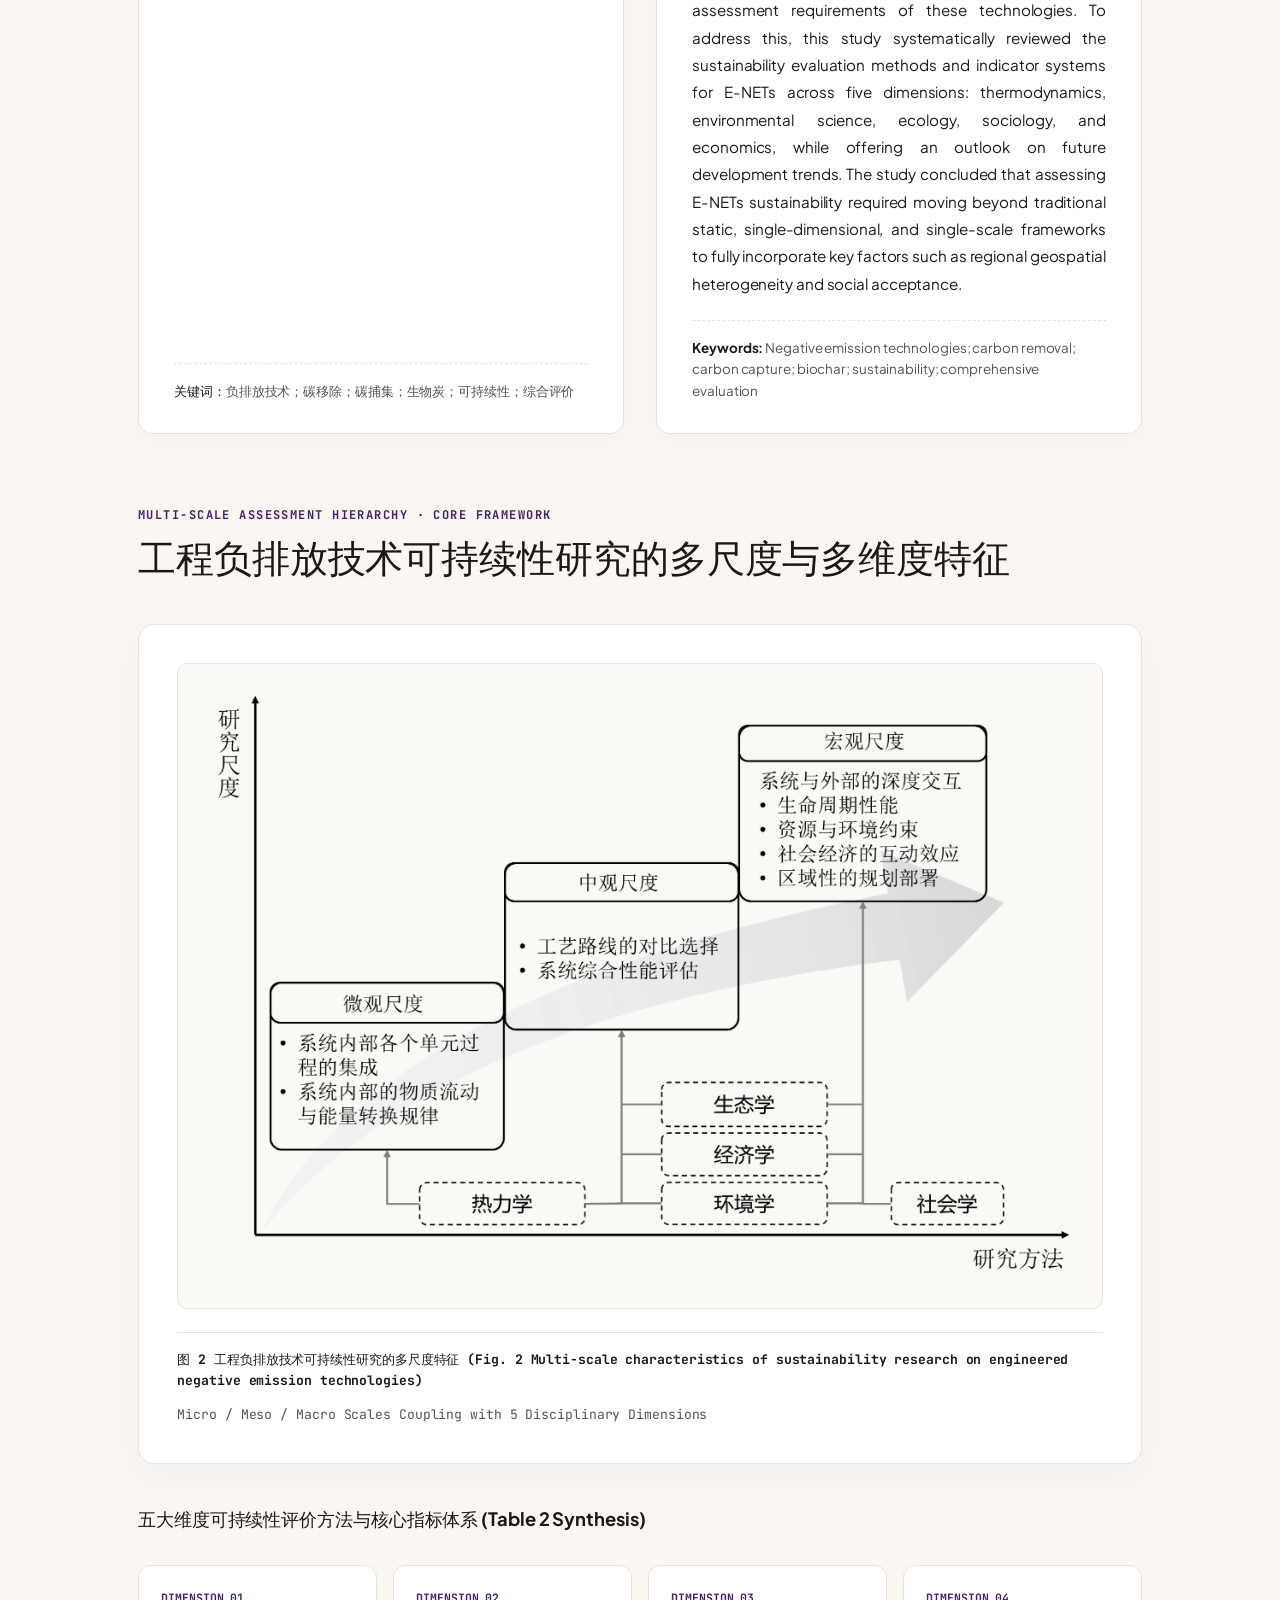
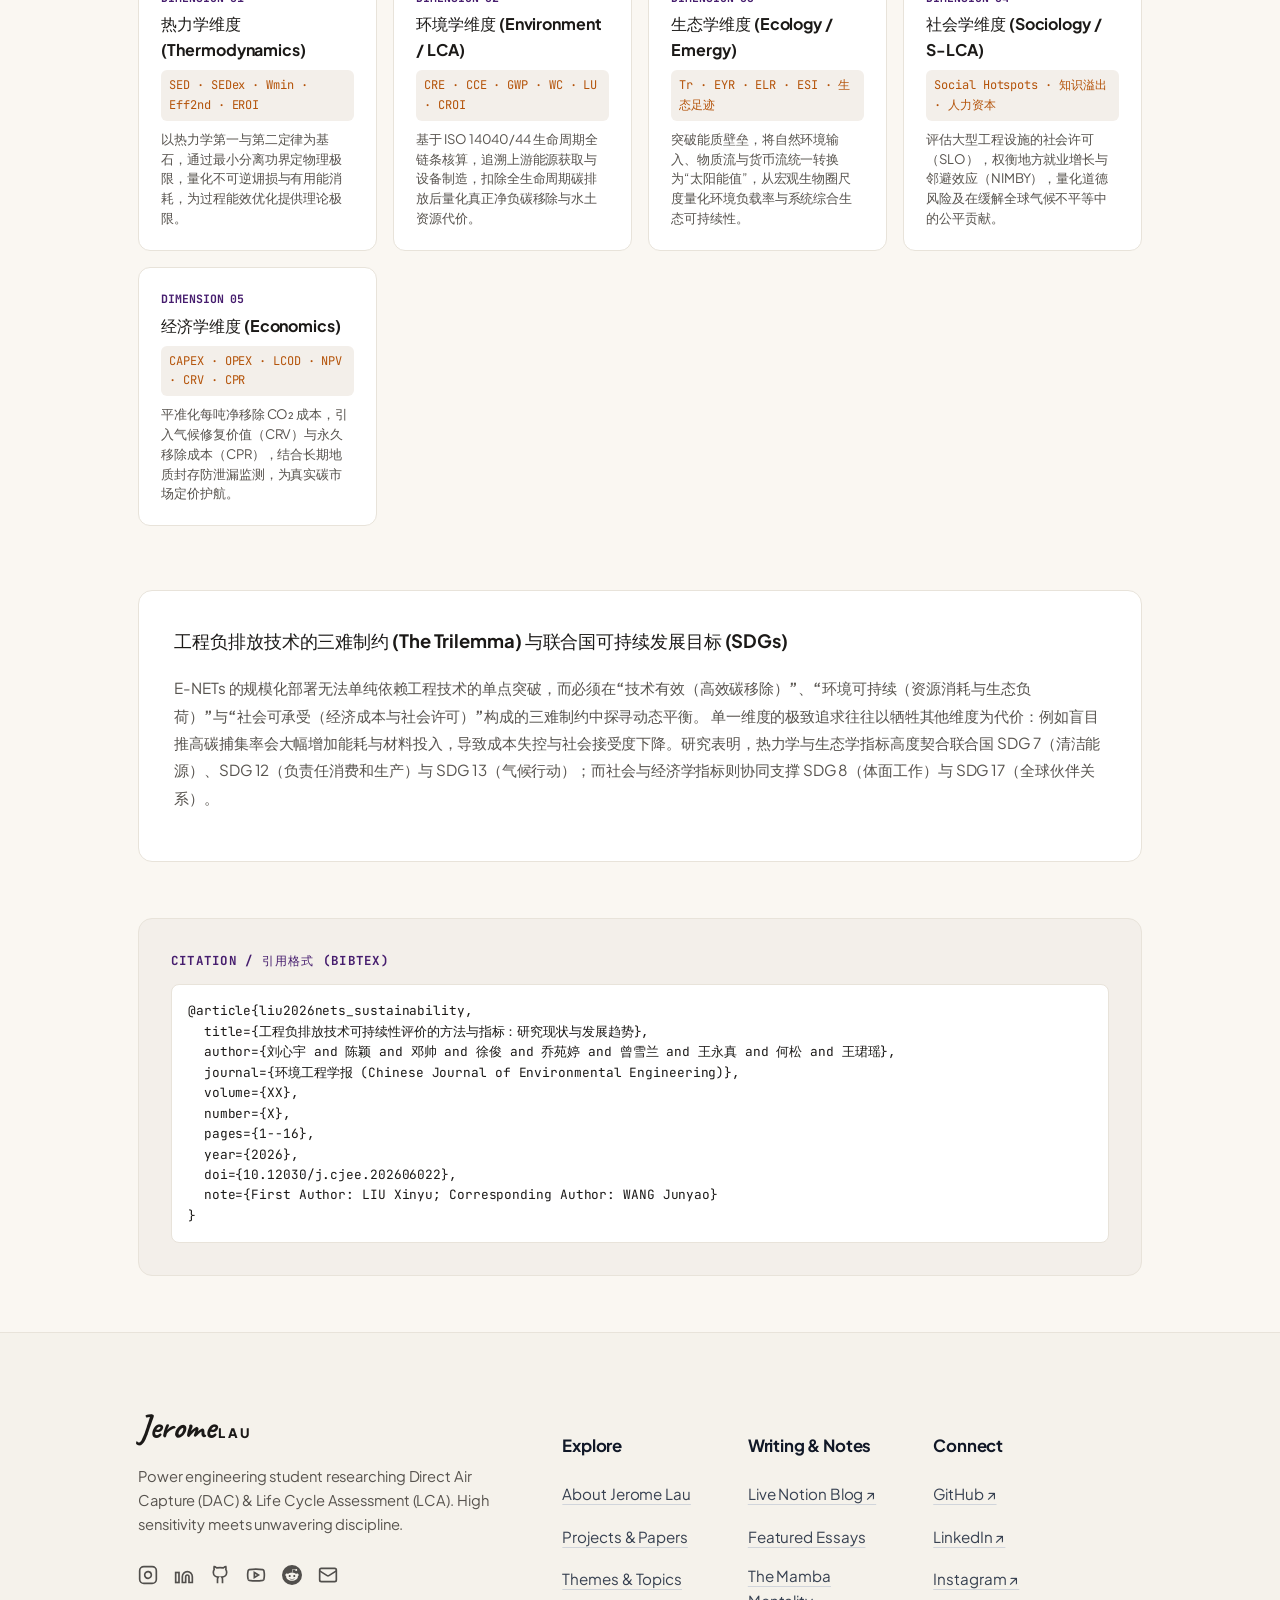
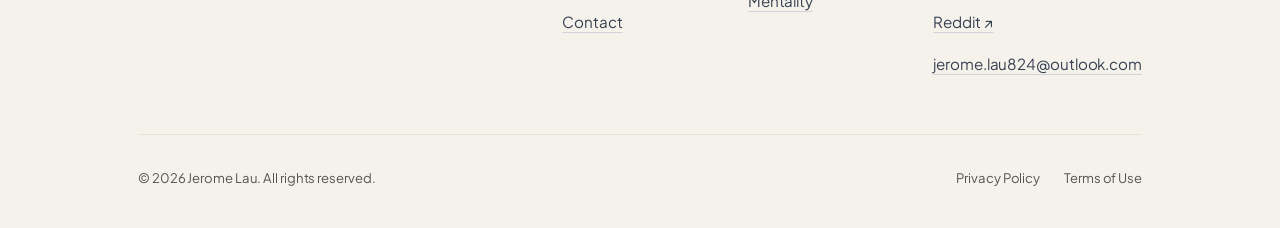
<file: project-paper-nets-sustainability.html>
<!doctype html>
<html lang="en">
<head>
  <meta charset="utf-8">
  <meta name="viewport" content="width=device-width, initial-scale=1, viewport-fit=cover">
  <title>工程负排放技术可持续性评价的方法与指标：研究现状与发展趋势 · Jerome Lau</title>
  <meta name="description" content="论文成果：工程负排放技术可持续性评价的方法与指标：研究现状与发展趋势。发表于《环境工程学报》，DOI: 10.12030/j.cjee.202606022。作者：刘心宇，陈颖，邓帅，王珺瑶等。系统构建热力学、环境学、生态学、社会学与经济学五维度多尺度可持续性评价框架。">
  
  <link rel="preconnect" href="https://fonts.googleapis.com">
  <link rel="preconnect" href="https://fonts.gstatic.com" crossorigin>
  <link href="https://fonts.googleapis.com/css2?family=Caveat:wght@600;700&family=JetBrains+Mono:wght@400;500;600&family=Newsreader:ital,opsz,wght@0,6..72,300..700;1,6..72,300..500&family=Plus+Jakarta+Sans:wght@300;400;500;600;700&display=swap" rel="stylesheet">
  
  <link rel="stylesheet" href="scrollcraft.css?v=3">
  
  <style>
    :root {
      --sc-canvas: #FAF7F2;
      --sc-surface: #FFFFFF;
      --sc-surface-alt: #F3EFEA;
      --sc-line: #E8E3DA;
      --sc-line-heavy: #C8C2B7;
      --sc-ink: #1B1917;
      --sc-ink-soft: #57534E;
      --sc-ink-faint: #A8A29E;
      --lakers-purple: #461D6E;
      --lakers-gold: #FDB927;
      --lakers-gold-deep: #B45309;
      --sc-font-display: "Newsreader", Georgia, serif;
      --sc-font-text: "Plus Jakarta Sans", sans-serif;
      --sc-font-mono: "JetBrains Mono", monospace;
      --sc-font-sig: "Caveat", cursive;
    }
    
    body {
      background: var(--sc-canvas);
      color: var(--sc-ink);
      font-family: var(--sc-font-text);
      line-height: 1.6;
      margin: 0;
      padding: 0;
    }

    /* Navbar */
    .site-nav {
      position: fixed; top: 0; left: 0; right: 0; height: 80px;
      display: flex; align-items: center; justify-content: space-between;
      padding: 0 clamp(1.2rem, 3.5vw, 3.5rem); z-index: 900; backdrop-filter: blur(14px); -webkit-backdrop-filter: blur(14px);
      background: rgba(250, 247, 242, 0.90); border-bottom: 1px solid var(--sc-line); gap: 1.5rem;
    }
    .brand-signature-mark { display: flex; align-items: baseline; gap: 4px; text-decoration: none; color: var(--sc-ink); }
    .sig-script { font-family: var(--sc-font-sig); font-size: 2.15rem; font-weight: 700; line-height: 1; }
    .sig-sans { font-family: var(--sc-font-text); font-size: 0.82rem; font-weight: 800; letter-spacing: 0.16em; text-transform: uppercase; }
    .nav-center-menu { display: flex; align-items: center; gap: clamp(1.2rem, 2.2vw, 2.5rem); list-style: none; margin: 0; padding: 0; }
    .nav-link { font-size: 0.9rem; font-weight: 500; color: var(--sc-ink-soft); text-decoration: none; position: relative; padding: 6px 2px; }
    .nav-link.active, .nav-link:hover { color: var(--sc-ink); }
    .nav-link.active::after, .nav-link:hover::after { content: ""; position: absolute; bottom: 0; left: 0; width: 100%; height: 2px; background: var(--lakers-gold); }
    .nav-right-tools { display: flex; align-items: center; gap: 14px; }
    .nav-search-wrap { position: relative; display: flex; align-items: center; }
    .nav-search-input { background: var(--sc-surface); border: 1px solid var(--sc-line); border-radius: 99px; padding: 7px 14px 7px 34px; font-size: 0.82rem; width: 175px; outline: none; }
    .nav-search-icon { position: absolute; left: 11px; width: 14px; height: 14px; color: var(--sc-ink-faint); }

    /* Breadcrumbs */
    .breadcrumb-strip {
      padding-top: 105px;
      padding-bottom: 1rem;
      border-bottom: 1px solid var(--sc-line);
      background: rgba(250, 247, 242, 0.5);
    }
    .breadcrumb-link {
      display: inline-flex;
      align-items: center;
      gap: 6px;
      font-family: var(--sc-font-mono);
      font-size: 0.82rem;
      color: var(--lakers-purple);
      text-decoration: none;
      font-weight: 600;
      transition: gap 0.2s;
    }
    .breadcrumb-link:hover {
      gap: 10px;
    }

    /* Container */
    .container {
      max-width: 1100px;
      margin: 0 auto;
      padding: 0 clamp(1.5rem, 4vw, 3rem);
    }

    /* Paper Hero */
    .paper-hero {
      padding: 2.5rem 0 3.5rem 0;
      border-bottom: 1px solid var(--sc-line);
    }
    .paper-badge-row {
      display: flex;
      flex-wrap: wrap;
      gap: 10px;
      align-items: center;
      margin-bottom: 1.4rem;
    }
    .badge-journal {
      background: rgba(70, 29, 110, 0.08);
      color: var(--lakers-purple);
      border: 1px solid rgba(70, 29, 110, 0.2);
      font-family: var(--sc-font-mono);
      font-size: 0.74rem;
      font-weight: 700;
      padding: 4px 12px;
      border-radius: 99px;
      letter-spacing: 0.06em;
      text-transform: uppercase;
    }
    .badge-doi {
      background: #EFF6FF;
      color: #1D4ED8;
      border: 1px solid #BFDBFE;
      font-family: var(--sc-font-mono);
      font-size: 0.74rem;
      font-weight: 600;
      padding: 4px 12px;
      border-radius: 99px;
      text-decoration: none;
    }
    .badge-doi:hover {
      text-decoration: underline;
    }
    .paper-main-title-cn {
      font-family: var(--sc-font-display);
      font-size: clamp(2rem, 3.8vw, 3rem);
      font-weight: 600;
      line-height: 1.25;
      color: var(--sc-ink);
      margin: 0 0 1rem 0;
      letter-spacing: -0.01em;
    }
    .paper-main-title-en {
      font-family: var(--sc-font-text);
      font-size: clamp(1.05rem, 1.8vw, 1.35rem);
      font-weight: 400;
      color: var(--sc-ink-soft);
      line-height: 1.5;
      margin: 0 0 2rem 0;
      font-style: italic;
    }

    /* Authors & Meta */
    .authors-card {
      background: var(--sc-surface);
      border: 1px solid var(--sc-line);
      border-radius: 12px;
      padding: 1.5rem 1.8rem;
      margin-bottom: 2.5rem;
      box-shadow: 0 4px 16px rgba(0,0,0,0.02);
    }
    .authors-list {
      font-size: 1.02rem;
      line-height: 1.7;
      margin-bottom: 0.8rem;
    }
    .author-highlight {
      font-weight: 700;
      color: var(--lakers-purple);
      border-bottom: 1.5px solid var(--lakers-gold);
      padding-bottom: 1px;
    }
    .affiliations-list {
      font-size: 0.82rem;
      color: var(--sc-ink-soft);
      line-height: 1.6;
      border-top: 1px dashed var(--sc-line);
      padding-top: 0.8rem;
      margin-top: 0.8rem;
    }
    .funding-line {
      font-family: var(--sc-font-mono);
      font-size: 0.76rem;
      color: var(--sc-ink-faint);
      margin-top: 0.6rem;
    }

    /* Dual Abstract Section */
    .abstracts-grid {
      display: grid;
      grid-template-columns: 1fr 1fr;
      gap: 2rem;
      margin: 3rem 0;
    }
    .abstract-box {
      background: var(--sc-surface);
      border: 1px solid var(--sc-line);
      border-radius: 14px;
      padding: 2rem 2.2rem;
      box-shadow: 0 6px 20px rgba(0,0,0,0.02);
      display: flex;
      flex-direction: column;
    }
    .abstract-box-header {
      display: flex;
      justify-content: space-between;
      align-items: center;
      margin-bottom: 1.2rem;
      padding-bottom: 0.8rem;
      border-bottom: 1px solid var(--sc-line);
    }
    .abstract-tag {
      font-family: var(--sc-font-mono);
      font-size: 0.76rem;
      font-weight: 700;
      letter-spacing: 0.1em;
      text-transform: uppercase;
      color: var(--lakers-purple);
    }
    .abstract-body {
      font-size: 0.95rem;
      line-height: 1.8;
      color: var(--sc-ink);
      text-align: justify;
      flex-grow: 1;
    }
    .keywords-row {
      margin-top: 1.4rem;
      padding-top: 1rem;
      border-top: 1px dashed var(--sc-line);
      font-size: 0.84rem;
      color: var(--sc-ink-soft);
    }
    .keywords-row b {
      color: var(--sc-ink);
    }

    /* Methodology & Diagram Section */
    .methodology-section {
      margin: 4rem 0;
    }
    .section-title-wrap {
      margin-bottom: 1.8rem;
    }
    .section-kicker {
      font-family: var(--sc-font-mono);
      font-size: 0.75rem;
      text-transform: uppercase;
      letter-spacing: 0.12em;
      color: var(--lakers-purple);
      font-weight: 700;
    }
    .section-heading {
      font-family: var(--sc-font-display);
      font-size: clamp(1.8rem, 3vw, 2.4rem);
      font-weight: 500;
      color: var(--sc-ink);
      margin: 0.4rem 0 0 0;
    }

    .figure-card {
      background: #FFFFFF;
      border: 1px solid var(--sc-line);
      border-radius: 16px;
      padding: clamp(1.5rem, 3vw, 2.5rem);
      box-shadow: 0 12px 36px rgba(0,0,0,0.03);
      margin-bottom: 2.5rem;
    }
    .figure-image-wrap {
      width: 100%;
      background: #FAF9F6;
      border-radius: 10px;
      overflow: hidden;
      display: flex;
      justify-content: center;
      align-items: center;
      padding: 1.5rem;
      border: 1px solid var(--sc-line);
    }
    .figure-image-wrap img {
      max-width: 100%;
      height: auto;
      display: block;
      object-fit: contain;
    }
    .figure-caption-bar {
      margin-top: 1.4rem;
      display: flex;
      justify-content: space-between;
      flex-wrap: wrap;
      gap: 0.8rem;
      font-family: var(--sc-font-mono);
      font-size: 0.82rem;
      color: var(--sc-ink-soft);
      border-top: 1px solid var(--sc-line);
      padding-top: 1rem;
    }
    .figure-caption-title {
      font-weight: 700;
      color: var(--sc-ink);
    }

    /* 5-Dimensional Matrix Grid */
    .dimensions-5-grid {
      display: grid;
      grid-template-columns: repeat(auto-fit, minmax(200px, 1fr));
      gap: 16px;
      margin: 2rem 0;
    }
    .dim-card {
      background: var(--sc-surface);
      border: 1px solid var(--sc-line);
      border-radius: 12px;
      padding: 1.4rem;
      transition: all 0.2s ease;
    }
    .dim-card:hover {
      transform: translateY(-2px);
      box-shadow: 0 8px 24px rgba(0,0,0,0.04);
      border-color: var(--lakers-purple);
    }
    .dim-num {
      font-family: var(--sc-font-mono);
      font-size: 0.72rem;
      color: var(--lakers-purple);
      font-weight: 700;
      margin-bottom: 4px;
    }
    .dim-title {
      font-weight: 700;
      font-size: 1rem;
      color: var(--sc-ink);
      margin-bottom: 8px;
    }
    .dim-metrics {
      font-family: var(--sc-font-mono);
      font-size: 0.75rem;
      color: var(--lakers-gold-deep);
      background: var(--sc-surface-alt);
      padding: 6px 8px;
      border-radius: 6px;
      margin-bottom: 8px;
    }
    .dim-desc {
      font-size: 0.82rem;
      color: var(--sc-ink-soft);
      line-height: 1.5;
    }

    /* Citation Box */
    .citation-section {
      background: var(--sc-surface-alt);
      border: 1px solid var(--sc-line);
      border-radius: 14px;
      padding: 2rem;
      margin: 3.5rem 0;
    }
    .citation-title {
      font-family: var(--sc-font-mono);
      font-size: 0.78rem;
      text-transform: uppercase;
      letter-spacing: 0.1em;
      color: var(--lakers-purple);
      margin-bottom: 0.8rem;
      font-weight: 700;
    }
    .citation-box {
      font-family: var(--sc-font-mono);
      font-size: 0.8rem;
      color: var(--sc-ink);
      background: #FFFFFF;
      padding: 16px;
      border-radius: 8px;
      border: 1px solid var(--sc-line);
      overflow-x: auto;
      white-space: pre-wrap;
      line-height: 1.6;
    }

    @media (max-width: 860px) {
      .abstracts-grid { grid-template-columns: 1fr; }
      .nav-center-menu { display: none; }
    }
  </style>
</head>
<body>

  <!-- Top Navigation -->
  <header>
    <nav class="site-nav">
      <a href="index.html" class="brand-signature-mark" title="Return to Homepage">
        <span class="sig-script">Jerome</span>
        <span class="sig-sans">LAU</span>
      </a>
      <ul class="nav-center-menu">
        <li><a href="about.html" class="nav-link">About</a></li>
        <li><a href="projects.html" class="nav-link active">Projects</a></li>
        <li class="nav-item-dropdown">
          <a href="topics.html" class="nav-link nav-dropdown-trigger">
            <span>Topics</span>
            <svg class="dropdown-chevron" viewBox="0 0 24 24" fill="none" stroke="currentColor"><polyline points="6 9 12 15 18 9"></polyline></svg>
          </a>
          <div class="nav-dropdown-menu">
            <a href="topics.html#topic-01" class="dropdown-item"><span>Observations & Systems</span><span class="dropdown-item-num">01</span></a>
            <a href="topics.html#topic-02" class="dropdown-item"><span>Psychology & Inner Architecture</span><span class="dropdown-item-num">02</span></a>
            <a href="topics.html#topic-03" class="dropdown-item"><span>Personal Growth & Discipline</span><span class="dropdown-item-num">03</span></a>
            <a href="topics.html#topic-04" class="dropdown-item"><span>Contemporary Dialogues</span><span class="dropdown-item-num">04</span></a>
            <a href="topics.html#topic-05" class="dropdown-item"><span>Book Reflections & Margins</span><span class="dropdown-item-num">05</span></a>
            <div class="dropdown-divider"></div>
            <a href="topics.html" class="dropdown-item dropdown-item-all"><span>All Topics</span><span>→</span></a>
          </div>
        </li>
        <li><a href="https://notionnext-website.vercel.app/" target="_blank" rel="noopener noreferrer" class="nav-link" title="Open Notion Blog">Blog ↗</a></li>
        <li><a href="contact.html" class="nav-link">Contact</a></li>
      </ul>
      <div class="nav-right-tools">
        <a href="index-zh.html" class="nav-lang-btn" title="切换至中文版">
          <svg width="14" height="14" viewBox="0 0 24 24" fill="none" stroke="currentColor" stroke-width="2"><circle cx="12" cy="12" r="10"></circle><line x1="2" y1="12" x2="22" y2="12"></line><path d="M12 2a15.3 15.3 0 0 1 4 10 15.3 15.3 0 0 1-4 10 15.3 15.3 0 0 1-4-10 15.3 15.3 0 0 1 4-10z"></path></svg>
          <span>CN</span>
        </a>
        <a href="projects.html" class="breadcrumb-link">← All Research Output</a>
      </div>
    </nav>
  </header>

  <!-- Breadcrumb bar -->
  <div class="breadcrumb-strip">
    <div class="container">
      <a href="projects.html" class="breadcrumb-link">← Back to Research & Projects Directory</a>
    </div>
  </div>

  <main>
    
    <!-- Paper Hero -->
    <article class="paper-hero">
      <div class="container">
        
        <div class="paper-badge-row">
          <span class="badge-journal">Journal Article · 环境工程学报 (Chinese J. of Environmental Engineering)</span>
          <a href="https://doi.org/10.12030/j.cjee.202606022" target="_blank" rel="noopener noreferrer" class="badge-doi">DOI: 10.12030/j.cjee.202606022 ↗</a>
          <span class="badge-journal">E-NETs Multi-Scale Framework</span>
        </div>

        <h1 class="paper-main-title-cn">
          工程负排放技术可持续性评价的方法与指标：研究现状与发展趋势
        </h1>
        <p class="paper-main-title-en">
          Methods and indicators for sustainability assessment of engineered negative emission technologies: Current status and future trends
        </p>

        <!-- Authors Card -->
        <div class="authors-card">
          <div class="authors-list">
            <span class="author-highlight">刘心宇</span><sup>1,2</sup> (First Author), 
            陈颖<sup>1,2</sup>, 邓帅<sup>3</sup>, 徐俊<sup>4</sup>, 乔苑婷<sup>5</sup>, 曾雪兰<sup>4</sup>, 王永真<sup>6,7</sup>, 何松<sup>8</sup>, 
            王珺瑶<sup>1,2,4,*</sup> (Corresponding Author)
          </div>
          <div class="affiliations-list">
            1. 广东工业大学材料与能源学院，广州 510006<br>
            2. 广东省功能凝聚态物质重点实验室，广州 510006<br>
            3. 天津大学先进内燃动力全国重点实验室，天津 300350<br>
            4. 广东工业大学碳中和与绿色发展协同创新研究院，广州 510006<br>
            5. 英国斯旺西大学化学工程学院 (Swansea University), 英国斯旺西 SA1 8EN<br>
            6. 北京理工大学机械与车辆学院，北京 100081<br>
            7. 北京理工大学碳中和系统工程北京实验室，北京 100081<br>
            8. 北京理工大学（珠海）能源交通学域，珠海 519000
          </div>
          <div class="funding-line">
            <b>基金资助：</b>京津冀环境综合治理国家科技重大专项 (No. 2026ZD1211400)；广东省自然科学基金资助项目 (No. 2023A1515240056, No. 2024A1515012661)
          </div>
        </div>

      </div>
    </article>

    <div class="container">
      
      <!-- Dual Bilingual Abstract Cards -->
      <section class="abstracts-grid">
        
        <!-- Chinese Abstract -->
        <div class="abstract-box">
          <div class="abstract-box-header">
            <span class="abstract-tag">中文摘要 · Abstract</span>
            <span style="font-family: var(--sc-font-mono); font-size: 0.72rem; color: var(--sc-ink-faint);">中图分类号: X701</span>
          </div>
          <div class="abstract-body">
            全球剩余碳预算持续缩减背景下，负排放技术（negative emission technologies, NETs）已成为实现净零碳排放路径中不可或缺的关键手段。其中，直接空气碳捕集与封存、生物质能碳捕集与封存以及生物炭等工程负排放技术（engineered-NETs, E-NETs）已具备规模化部署的潜力。然而，E-NETs作为资源、资本与技术密集型产业，其实际部署在能源转化、资源环境约束以及经济成本、社会影响等方面仍面临高度不确定性。
            <br><br>
            E-NETs兼具工业属性与实现碳移除的生态属性，传统基于单一维度的评价范式已难以适配其多属性、多尺度、多要素的可持续性评估需求。为此，本研究系统梳理了E-NETs在热力学、环境学、生态学、社会学与经济学5个维度的可持续性评价方法及指标体系，并对未来发展趋势进行了展望。针对E-NETs可持续性的评估，仍需突破传统静态、单一维度、单一尺度的评估框架，并充分考虑区域地理空间异质性及社会可接受性等关键要素。
          </div>
          <div class="keywords-row">
            <b>关键词：</b>负排放技术；碳移除；碳捕集；生物炭；可持续性；综合评价
          </div>
        </div>

        <!-- English Abstract -->
        <div class="abstract-box">
          <div class="abstract-box-header">
            <span class="abstract-tag">English Abstract</span>
            <span style="font-family: var(--sc-font-mono); font-size: 0.72rem; color: var(--sc-ink-faint);">Review & Framework</span>
          </div>
          <div class="abstract-body">
            Against the backdrop of the continuously shrinking global remaining carbon budget, negative emission technologies (NETs) have emerged as an indispensable and critical means for achieving net-zero pathways. Among these, engineered NETs (E-NETs)—such as direct air carbon capture and storage (DACCS), bioenergy with carbon capture and storage (BECCS), and biochar—have demonstrated significant potential for large-scale deployment. However, as resource-, capital-, and technology-intensive industries, the actual implementation of E-NETs remains subject to high uncertainties regarding energy conversion, resource and environmental constraints, economic costs, and social impacts.
            <br><br>
            E-NETs possess a dual nature, combining industrial attributes with the ecological function of carbon removal. Consequently, traditional evaluation paradigms based on a single dimension are no longer adequate for the multi-attribute, multi-scale, and multi-factor sustainability assessment requirements of these technologies. To address this, this study systematically reviewed the sustainability evaluation methods and indicator systems for E-NETs across five dimensions: thermodynamics, environmental science, ecology, sociology, and economics, while offering an outlook on future development trends. The study concluded that assessing E-NETs sustainability required moving beyond traditional static, single-dimensional, and single-scale frameworks to fully incorporate key factors such as regional geospatial heterogeneity and social acceptance.
          </div>
          <div class="keywords-row">
            <b>Keywords:</b> Negative emission technologies; carbon removal; carbon capture; biochar; sustainability; comprehensive evaluation
          </div>
        </div>

      </section>

      <!-- Key Methodology & Figure 2 -->
      <section class="methodology-section">
        <div class="section-title-wrap">
          <span class="section-kicker">Multi-Scale Assessment Hierarchy · Core Framework</span>
          <h2 class="section-heading">工程负排放技术可持续性研究的多尺度与多维度特征</h2>
        </div>

        <div class="figure-card">
          <div class="figure-image-wrap">
            <img src="assets/paper2-multiscale.png" alt="图 2 工程负排放技术可持续性研究的多尺度特征 / Fig. 2 Multi-scale characteristics of sustainability research on engineered negative emission technologies" width="1024" height="698">
          </div>
          <div class="figure-caption-bar">
            <span class="figure-caption-title">图 2 工程负排放技术可持续性研究的多尺度特征 (Fig. 2 Multi-scale characteristics of sustainability research on engineered negative emission technologies)</span>
            <span>Micro / Meso / Macro Scales Coupling with 5 Disciplinary Dimensions</span>
          </div>
        </div>

        <!-- 5 Dimensional Matrix Breakdown -->
        <h3 style="font-family: var(--sc-font-text); font-size: 1.15rem; font-weight: 700; color: var(--sc-ink); margin-top: 2rem;">
          五大维度可持续性评价方法与核心指标体系 (Table 2 Synthesis)
        </h3>
        
        <div class="dimensions-5-grid">
          
          <div class="dim-card">
            <div class="dim-num">DIMENSION 01</div>
            <div class="dim-title">热力学维度 (Thermodynamics)</div>
            <div class="dim-metrics">SED · SEDex · Wmin · Eff2nd · EROI</div>
            <div class="dim-desc">以热力学第一与第二定律为基石，通过最小分离功界定物理极限，量化不可逆㶲损与有用能消耗，为过程能效优化提供理论极限。</div>
          </div>

          <div class="dim-card">
            <div class="dim-num">DIMENSION 02</div>
            <div class="dim-title">环境学维度 (Environment / LCA)</div>
            <div class="dim-metrics">CRE · CCE · GWP · WC · LU · CROI</div>
            <div class="dim-desc">基于 ISO 14040/44 生命周期全链条核算，追溯上游能源获取与设备制造，扣除全生命周期碳排放后量化真正净负碳移除与水土资源代价。</div>
          </div>

          <div class="dim-card">
            <div class="dim-num">DIMENSION 03</div>
            <div class="dim-title">生态学维度 (Ecology / Emergy)</div>
            <div class="dim-metrics">Tr · EYR · ELR · ESI · 生态足迹</div>
            <div class="dim-desc">突破能质壁垒，将自然环境输入、物质流与货币流统一转换为“太阳能值”，从宏观生物圈尺度量化环境负载率与系统综合生态可持续性。</div>
          </div>

          <div class="dim-card">
            <div class="dim-num">DIMENSION 04</div>
            <div class="dim-title">社会学维度 (Sociology / S-LCA)</div>
            <div class="dim-metrics">Social Hotspots · 知识溢出 · 人力资本</div>
            <div class="dim-desc">评估大型工程设施的社会许可（SLO），权衡地方就业增长与邻避效应（NIMBY），量化道德风险及在缓解全球气候不平等中的公平贡献。</div>
          </div>

          <div class="dim-card">
            <div class="dim-num">DIMENSION 05</div>
            <div class="dim-title">经济学维度 (Economics)</div>
            <div class="dim-metrics">CAPEX · OPEX · LCOD · NPV · CRV · CPR</div>
            <div class="dim-desc">平准化每吨净移除 CO₂ 成本，引入气候修复价值（CRV）与永久移除成本（CPR），结合长期地质封存防泄漏监测，为真实碳市场定价护航。</div>
          </div>

        </div>
      </section>

      <!-- Trilemma & Future Trends -->
      <section class="section-block" style="background: var(--sc-surface); border: 1px solid var(--sc-line); border-radius: 14px; padding: 2.2rem; margin: 3rem 0;">
        <h3 style="font-family: var(--sc-font-text); font-size: 1.15rem; font-weight: 700; color: var(--sc-ink); margin-top: 0;">
          工程负排放技术的三难制约 (The Trilemma) 与联合国可持续发展目标 (SDGs)
        </h3>
        <p style="font-size: 0.95rem; color: var(--sc-ink-soft); line-height: 1.8;">
          E-NETs 的规模化部署无法单纯依赖工程技术的单点突破，而必须在<b>“技术有效（高效碳移除）”</b>、<b>“环境可持续（资源消耗与生态负荷）”</b>与<b>“社会可承受（经济成本与社会许可）”</b>构成的三难制约中探寻动态平衡。
          单一维度的极致追求往往以牺牲其他维度为代价：例如盲目推高碳捕集率会大幅增加能耗与材料投入，导致成本失控与社会接受度下降。研究表明，热力学与生态学指标高度契合联合国 SDG 7（清洁能源）、SDG 12（负责任消费和生产）与 SDG 13（气候行动）；而社会与经济学指标则协同支撑 SDG 8（体面工作）与 SDG 17（全球伙伴关系）。
        </p>
      </section>

      <!-- BibTeX Citation -->
      <section class="citation-section">
        <div class="citation-title">Citation / 引用格式 (BibTeX)</div>
        <div class="citation-box">@article{liu2026nets_sustainability,
  title={工程负排放技术可持续性评价的方法与指标：研究现状与发展趋势},
  author={刘心宇 and 陈颖 and 邓帅 and 徐俊 and 乔苑婷 and 曾雪兰 and 王永真 and 何松 and 王珺瑶},
  journal={环境工程学报 (Chinese Journal of Environmental Engineering)},
  volume={XX},
  number={X},
  pages={1--16},
  year={2026},
  doi={10.12030/j.cjee.202606022},
  note={First Author: LIU Xinyu; Corresponding Author: WANG Junyao}
}</div>
      </section>

    </div>
  </main>

  <!-- Editorial Footer -->
  <footer class="site-footer">
    <div class="container">
      <div class="footer-main-row">
        <div class="footer-brand-side">
          <a href="index.html" class="brand-signature-mark" title="Jerome Lau Homepage">
            <span class="sig-script">Jerome</span>
            <span class="sig-sans">LAU</span>
          </a>
          <p class="footer-bio">
            Power engineering student researching Direct Air Capture (DAC) & Life Cycle Assessment (LCA). High sensitivity meets unwavering discipline.
          </p>
          <div class="footer-social-row">
            <a href="https://instagram.com/jerome.2077/" target="_blank" rel="noopener noreferrer" class="footer-social-btn" title="Instagram"><svg width="20" height="20" viewBox="0 0 24 24" fill="none" stroke="currentColor" stroke-width="2"><rect width="20" height="20" x="2" y="2" rx="5"/><path d="M16 11.37A4 4 0 1 1 12.63 8 4 4 0 0 1 16 11.37z"/></svg></a>
            <a href="https://www.linkedin.com/in/xinyu-liu-300329334/?isSelfProfile=true" target="_blank" rel="noopener noreferrer" class="footer-social-btn" title="LinkedIn"><svg width="20" height="20" viewBox="0 0 24 24" fill="none" stroke="currentColor" stroke-width="2"><path d="M16 8a6 6 0 0 1 6 6v7h-4v-7a2 2 0 0 0-2-2 2 2 0 0 0-2 2v7h-4v-7a6 6 0 0 1 6-6z"/><rect width="4" height="12" x="2" y="9"/></svg></a>
            <a href="https://github.com/Jerome824" target="_blank" rel="noopener noreferrer" class="footer-social-btn" title="GitHub"><svg width="20" height="20" viewBox="0 0 24 24" fill="none" stroke="currentColor" stroke-width="2"><path d="M15 22v-4a4.8 4.8 0 0 0-1-3.5c3 0 6-2 6-5.5.08-1.25-.27-2.48-1-3.5.28-1.15.28-2.35 0-3.5 0 0-1 0-3 1.5-2.64-.5-5.36-.5-8 0C6 2 5 2 5 2c-.3 1.15-.3 2.35 0 3.5A5.403 5.403 0 0 0 4 9c0 3.5 3 5.5 6 5.5-.39.49-.68 1.05-.85 1.65-.17.6-.22 1.23-.15 1.85v4"/></svg></a>
            <a href="https://www.youtube.com/@Losbean-824" target="_blank" rel="noopener noreferrer" class="footer-social-btn" title="YouTube"><svg width="20" height="20" viewBox="0 0 24 24" fill="none" stroke="currentColor" stroke-width="2"><path d="M2.5 17a24.12 24.12 0 0 1 0-10 2 2 0 0 1 1.4-1.4 49.56 49.56 0 0 1 16.2 0A2 2 0 0 1 21.5 7a24.12 24.12 0 0 1 0 10 2 2 0 0 1-1.4 1.4 49.55 49.55 0 0 1-16.2 0A2 2 0 0 1 2.5 17"/><polygon points="10 15 15 12 10 9 10 15"/></svg></a>
            <a href="https://www.reddit.com/user/No_Plum_8594/" target="_blank" rel="noopener noreferrer" class="footer-social-btn" title="Reddit"><svg width="20" height="20" viewBox="0 0 24 24" fill="currentColor"><path d="M12 0A12 12 0 0 0 0 12a12 12 0 0 0 12 12 12 12 0 0 0 12-12A12 12 0 0 0 12 0zm5.01 4.744c.688 0 1.25.561 1.25 1.249a1.25 1.25 0 0 1-2.498.056l-2.597-.547-.8 3.747c1.824.07 3.48.632 4.674 1.488.308-.309.73-.491 1.207-.491.968 0 1.754.786 1.754 1.754 0 .716-.435 1.333-1.01 1.614a3.111 3.111 0 0 1 .042.52c0 2.694-3.13 4.87-7.004 4.87-3.874 0-7.004-2.176-7.004-4.87 0-.183.015-.366.043-.534A1.748 1.748 0 0 1 4.028 12c0-.968.786-1.754 1.754-1.754.463 0 .898.196 1.207.49 1.207-.883 2.878-1.43 4.744-1.487l.885-4.182a.342.342 0 0 1 .14-.197.35.35 0 0 1 .238-.042l2.906.617a1.214 1.214 0 0 1 1.108-.701zM9.25 12C8.561 12 8 12.562 8 13.25c0 .687.561 1.248 1.25 1.248.687 0 1.248-.561 1.248-1.249 0-.688-.561-1.249-1.249-1.249zm5.5 0c-.687 0-1.248.561-1.248 1.25 0 .687.561 1.248 1.249 1.248.688 0 1.249-.561 1.249-1.249 0-.687-.562-1.249-1.25-1.249zm-5.466 3.99a.327.327 0 0 0-.231.094.33.33 0 0 0 0 .463c.842.842 2.484.913 2.961.913.477 0 2.105-.056 2.961-.913a.361.361 0 0 0 .029-.463.33.33 0 0 0-.464 0c-.547.533-1.684.73-2.512.73-.828 0-1.979-.196-2.512-.73a.326.326 0 0 0-.232-.095z"/></svg></a>
            <a href="mailto:jerome.lau824@outlook.com" class="footer-social-btn" title="Direct Email"><svg width="20" height="20" viewBox="0 0 24 24" fill="none" stroke="currentColor" stroke-width="2"><rect width="20" height="16" x="2" y="4" rx="2"/><path d="m22 7-8.97 5.7a1.94 1.94 0 0 1-2.06 0L2 7"/></svg></a>
          </div>
        </div>
        <div class="footer-nav-three-cols">
          <div>
            <h4 class="footer-col-heading">Explore</h4>
            <ul class="footer-col-links">
              <li><a href="about.html" class="footer-text-link">About Jerome Lau</a></li>
              <li><a href="projects.html" class="footer-text-link">Projects & Papers</a></li>
              <li><a href="topics.html" class="footer-text-link">Themes & Topics</a></li>
              <li><a href="contact.html" class="footer-text-link">Contact</a></li>
            </ul>
          </div>
          <div>
            <h4 class="footer-col-heading">Writing & Notes</h4>
            <ul class="footer-col-links">
              <li><a href="https://notionnext-website.vercel.app/" target="_blank" rel="noopener noreferrer" class="footer-text-link">Live Notion Blog ↗</a></li>
              <li><a href="blog.html" class="footer-text-link">Featured Essays</a></li>
              <li><a href="index.html#the-creed" class="footer-text-link">The Mamba Mentality</a></li>
            </ul>
          </div>
          <div>
            <h4 class="footer-col-heading">Connect</h4>
            <ul class="footer-col-links">
              <li><a href="https://github.com/Jerome824" target="_blank" rel="noopener noreferrer" class="footer-text-link">GitHub ↗</a></li>
              <li><a href="https://www.linkedin.com/in/xinyu-liu-300329334/?isSelfProfile=true" target="_blank" rel="noopener noreferrer" class="footer-text-link">LinkedIn ↗</a></li>
              <li><a href="https://instagram.com/jerome.2077/" target="_blank" rel="noopener noreferrer" class="footer-text-link">Instagram ↗</a></li>
              <li><a href="https://www.reddit.com/user/No_Plum_8594/" target="_blank" rel="noopener noreferrer" class="footer-text-link">Reddit ↗</a></li>
              <li><a href="mailto:jerome.lau824@outlook.com" class="footer-text-link">jerome.lau824@outlook.com</a></li>
            </ul>
          </div>
        </div>
      </div>
      <div class="footer-bottom-strip">
        <div>© 2026 Jerome Lau. All rights reserved.</div>
        <div class="footer-legal-menu">
          <a href="#">Privacy Policy</a>
          <a href="#">Terms of Use</a>
        </div>
      </div>
    </div>
  </footer>

</body>
</html>
</file>
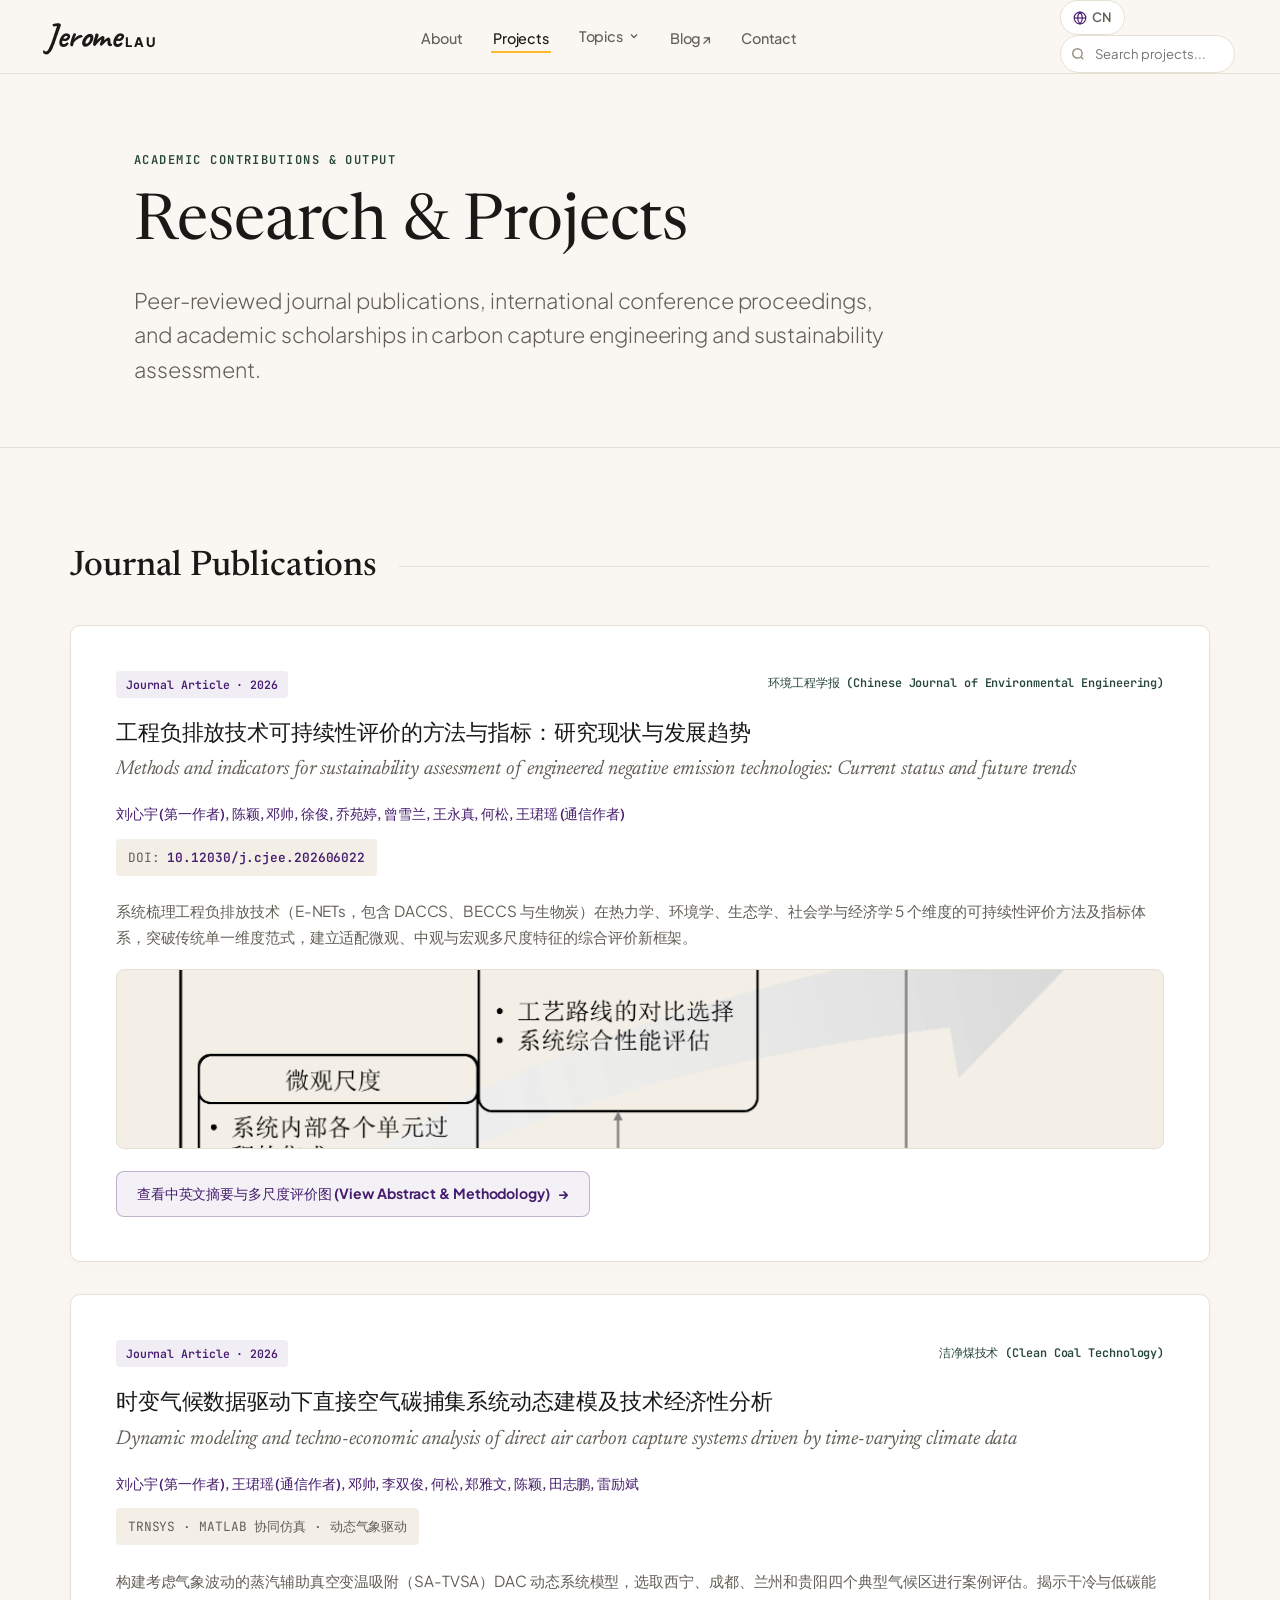
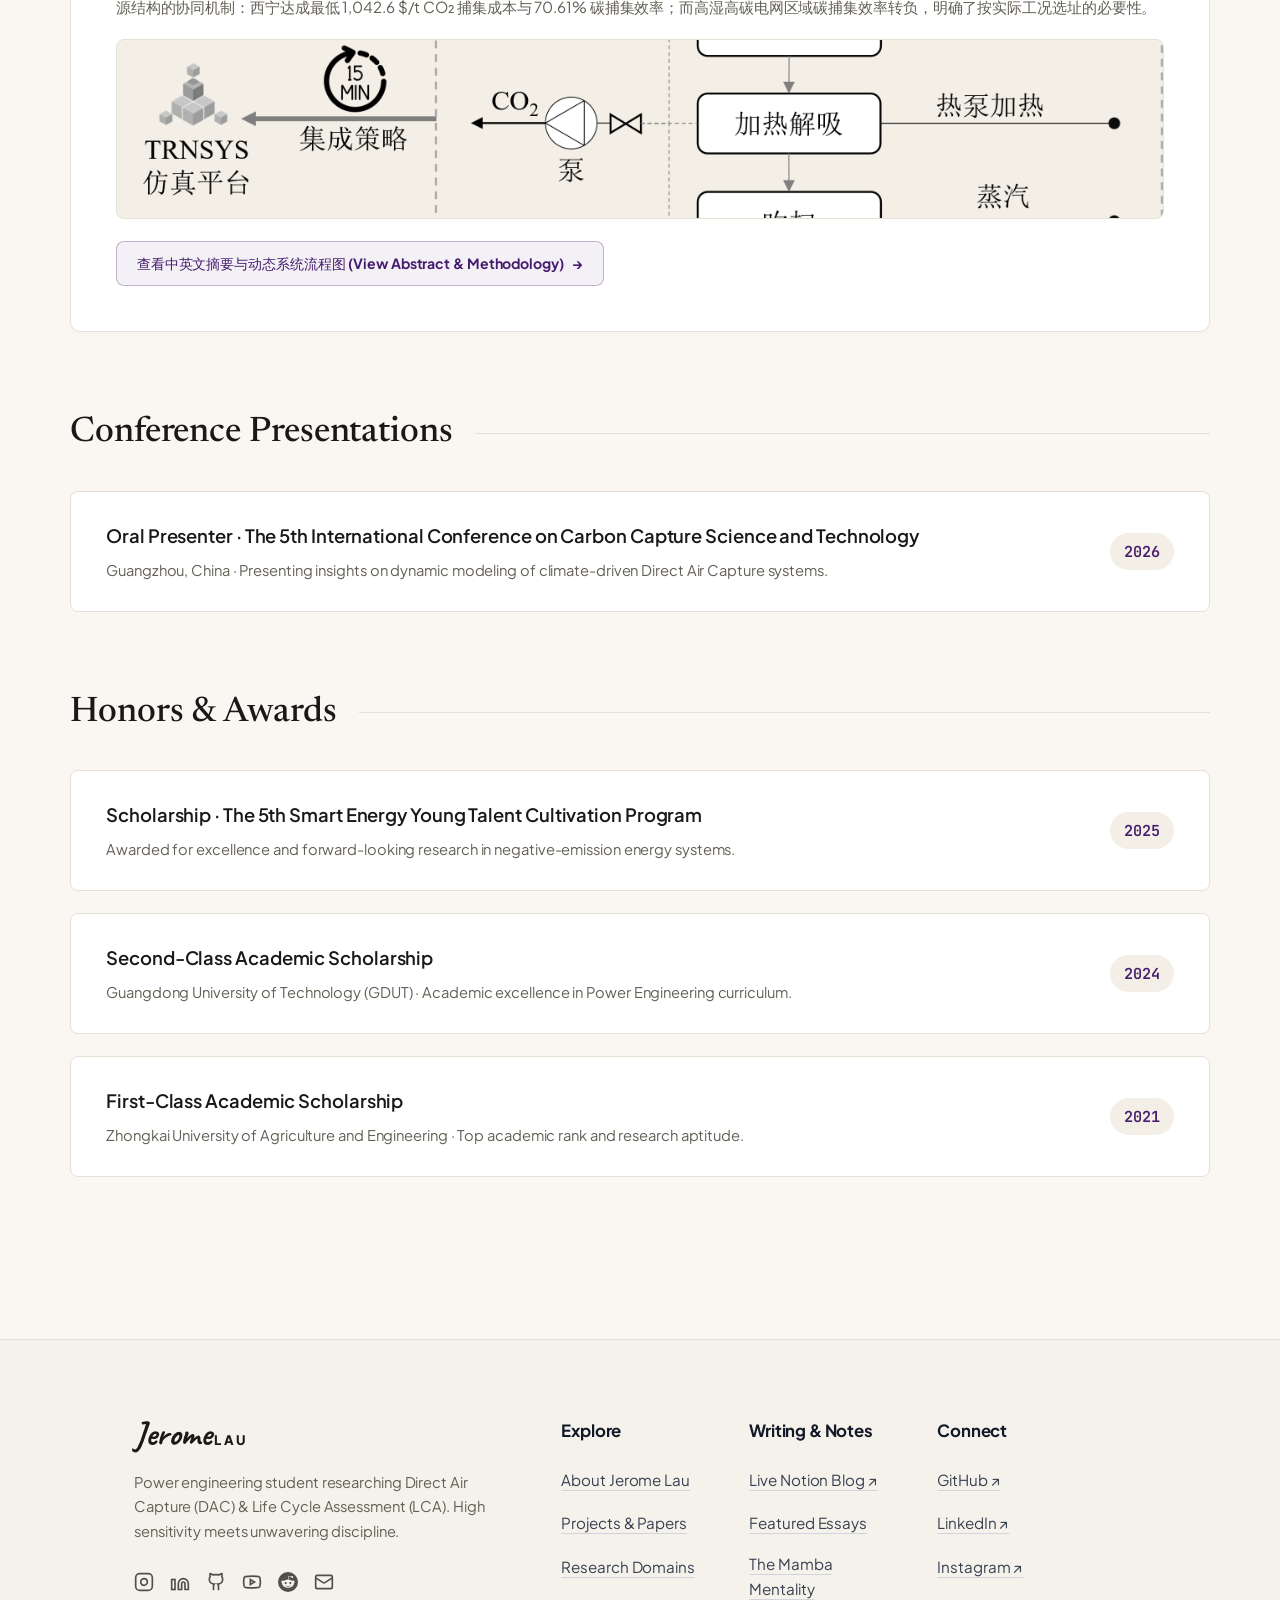
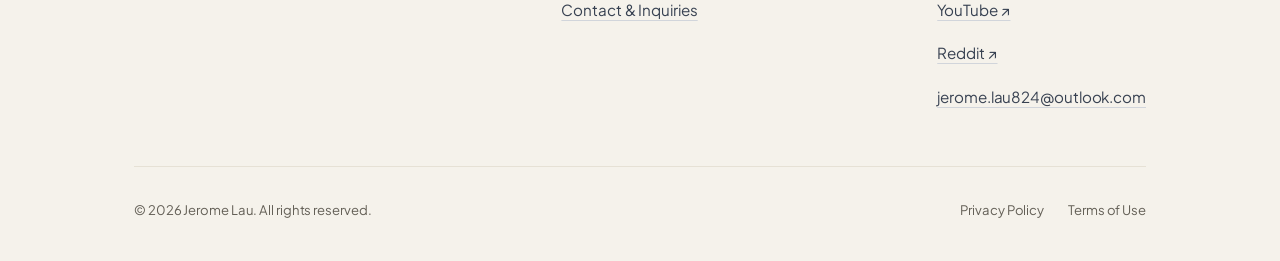
<file: projects.html>
<!doctype html>
<html lang="en">
<head>
  <meta charset="utf-8">
  <meta name="viewport" content="width=device-width, initial-scale=1, viewport-fit=cover">
  <title>Projects & Research · Jerome Lau</title>
  <meta name="description" content="Research publications, conference presentations, and academic awards of Jerome Lau: Direct Air Capture and Life Cycle Assessment.">
  
  <link rel="preconnect" href="https://fonts.googleapis.com">
  <link rel="preconnect" href="https://fonts.gstatic.com" crossorigin>
  <link href="https://fonts.googleapis.com/css2?family=Caveat:wght@600;700&family=JetBrains+Mono:wght@400;500;600&family=Newsreader:ital,opsz,wght@0,6..72,300..700;1,6..72,300..500&family=Plus+Jakarta+Sans:wght@300;400;500;600;700&display=swap" rel="stylesheet">
  
  <link rel="stylesheet" href="scrollcraft.css?v=3">
  
  <style>
    :root {
      --sc-canvas: #FAF7F2;
      --sc-surface: #FFFFFF;
      --sc-surface-alt: #F3EFE6;
      --sc-footer-bg: #F5F2EB;
      --sc-ink: #1B1917;
      --sc-ink-soft: #635F56;
      --sc-ink-faint: #989284;
      --sc-line: #E6E1D5;
      --sc-accent: #264639;
      --lakers-purple: #461D6E;
      --lakers-gold: #FDB927;
      --sc-font-display: "Newsreader", Georgia, serif;
      --sc-font-text: "Plus Jakarta Sans", sans-serif;
      --sc-font-mono: "JetBrains Mono", monospace;
      --sc-font-sig: "Caveat", cursive;
    }

    * { box-sizing: border-box; margin: 0; padding: 0; }
    body { background-color: var(--sc-canvas); color: var(--sc-ink); font-family: var(--sc-font-text); line-height: 1.65; -webkit-font-smoothing: antialiased; }
    .container { max-width: 1140px; margin: 0 auto; padding: 0 clamp(1.5rem, 5vw, 4rem); }

    /* Nav Bar */
    .site-nav {
      position: fixed; top: 0; left: 0; right: 0; height: 74px; display: flex; align-items: center; justify-content: space-between;
      padding: 0 clamp(1.2rem, 3.5vw, 3.5rem); z-index: 900; backdrop-filter: blur(14px); -webkit-backdrop-filter: blur(14px);
      background: rgba(250, 247, 242, 0.90); border-bottom: 1px solid var(--sc-line); gap: 1.5rem;
    }
    .brand-signature-mark { display: flex; align-items: baseline; gap: 4px; text-decoration: none; color: var(--sc-ink); }
    .sig-script { font-family: var(--sc-font-sig); font-size: 2.15rem; font-weight: 700; line-height: 1; }
    .sig-sans { font-family: var(--sc-font-text); font-size: 0.82rem; font-weight: 800; letter-spacing: 0.16em; text-transform: uppercase; }
    .nav-center-menu { display: flex; align-items: center; gap: clamp(1rem, 2vw, 2.2rem); list-style: none; }
    .nav-link { font-size: 0.9rem; font-weight: 500; color: var(--sc-ink-soft); text-decoration: none; position: relative; padding: 6px 2px; }
    .nav-link.active, .nav-link:hover { color: var(--sc-ink); }
    .nav-link.active::after, .nav-link:hover::after { content: ""; position: absolute; bottom: 0; left: 0; width: 100%; height: 2px; background: var(--lakers-gold); }
    .nav-search-wrap { position: relative; display: flex; align-items: center; }
    .nav-search-input { background: var(--sc-surface); border: 1px solid var(--sc-line); border-radius: 99px; padding: 7px 14px 7px 34px; font-size: 0.82rem; width: 175px; outline: none; }
    .nav-search-icon { position: absolute; left: 11px; width: 14px; height: 14px; color: var(--sc-ink-faint); }
    .nav-cta-btn { font-size: 0.82rem; font-weight: 600; color: var(--lakers-purple); text-decoration: none; padding: 7px 18px; background: rgba(70, 29, 110, 0.06); border: 1px solid rgba(70, 29, 110, 0.2); border-radius: 99px; }

    /* Page Header */
    .page-hero { padding: 150px 0 60px 0; border-bottom: 1px solid var(--sc-line); }
    .page-kicker { font-family: var(--sc-font-mono); font-size: 0.76rem; text-transform: uppercase; letter-spacing: 0.12em; color: var(--sc-accent); margin-bottom: 1.2rem; font-weight: 600; }
    .page-title { font-family: var(--sc-font-display); font-size: clamp(2.8rem, 5vw, 4.2rem); line-height: 1.1; font-weight: 400; margin-bottom: 1.5rem; }
    .page-lead { font-size: clamp(1.15rem, 1.8vw, 1.35rem); color: var(--sc-ink-soft); font-weight: 300; max-width: 780px; line-height: 1.6; }

    /* Content Layout */
    .projects-content { padding: clamp(4rem, 7vw, 6rem) 0; }
    .section-block { margin-bottom: 4.5rem; }
    .section-header-title { font-family: var(--sc-font-display); font-size: 2.2rem; font-weight: 500; margin-bottom: 1.8rem; display: flex; align-items: center; gap: 12px; }
    .section-header-title::after { content: ""; flex: 1; height: 1px; background: var(--sc-line); margin-left: 10px; }

    /* Paper Cards */
    .paper-card {
      background: var(--sc-surface);
      border: 1px solid var(--sc-line);
      border-radius: 10px;
      padding: clamp(2rem, 3.5vw, 2.8rem);
      margin-bottom: 2rem;
      transition: all 0.3s ease;
      box-shadow: 0 4px 18px rgba(0,0,0,0.02);
      position: relative;
    }
    .paper-card:hover {
      border-color: var(--lakers-purple);
      box-shadow: 0 10px 30px rgba(70, 29, 110, 0.08);
      transform: translateY(-2px);
    }

    .paper-badge-row { display: flex; justify-content: space-between; align-items: center; margin-bottom: 1.2rem; flex-wrap: wrap; gap: 8px; }
    .paper-type-badge { font-family: var(--sc-font-mono); font-size: 0.72rem; padding: 4px 10px; background: rgba(70, 29, 110, 0.08); color: var(--lakers-purple); border-radius: 4px; font-weight: 600; }
    .paper-journal-tag { font-family: var(--sc-font-mono); font-size: 0.74rem; color: var(--sc-accent); font-weight: 600; }

    .paper-cn-title { font-size: 1.35rem; font-weight: 600; color: var(--sc-ink); margin-bottom: 0.5rem; line-height: 1.4; }
    .paper-en-title { font-family: var(--sc-font-display); font-size: 1.25rem; font-style: italic; color: var(--sc-ink-soft); margin-bottom: 1.2rem; line-height: 1.45; }
    .paper-doi { font-family: var(--sc-font-mono); font-size: 0.8rem; color: var(--sc-ink-soft); background: var(--sc-surface-alt); padding: 8px 12px; border-radius: 4px; display: inline-block; margin-bottom: 1.4rem; }
    .paper-doi a { color: var(--lakers-purple); text-decoration: none; font-weight: 600; }
    .paper-doi a:hover { text-decoration: underline; }

    .paper-action-btn {
      display: inline-flex;
      align-items: center;
      gap: 8px;
      margin-top: 1.4rem;
      padding: 10px 20px;
      background: rgba(70, 29, 110, 0.06);
      border: 1.5px solid rgba(70, 29, 110, 0.3);
      border-radius: 8px;
      font-size: 0.88rem;
      font-weight: 700;
      color: var(--lakers-purple);
      text-decoration: none;
      transition: all 0.25s ease;
    }
    .paper-action-btn:hover {
      background: var(--lakers-purple);
      color: #FFFFFF;
      transform: translateX(4px);
      box-shadow: 0 4px 14px rgba(70, 29, 110, 0.25);
    }
    .paper-thumb-preview {
      margin-top: 1.2rem;
      background: var(--sc-surface-alt);
      border: 1px solid var(--sc-line);
      border-radius: 8px;
      overflow: hidden;
      max-height: 180px;
      display: flex;
      justify-content: center;
      align-items: center;
    }
    .paper-thumb-preview img {
      width: 100%;
      height: 100%;
      object-fit: cover;
      max-height: 180px;
    }

    /* Conference & Award Cards */
    .timeline-card {
      background: var(--sc-surface);
      border: 1px solid var(--sc-line);
      border-radius: 8px;
      padding: 1.8rem 2.2rem;
      margin-bottom: 1.4rem;
      display: flex;
      justify-content: space-between;
      align-items: center;
      flex-wrap: wrap;
      gap: 1rem;
      transition: border-color 0.2s ease;
    }
    .timeline-card:hover { border-color: var(--lakers-purple); }
    .timeline-main h4 { font-size: 1.15rem; font-weight: 600; color: var(--sc-ink); margin-bottom: 0.4rem; }
    .timeline-main p { font-size: 0.92rem; color: var(--sc-ink-soft); }
    .timeline-year { font-family: var(--sc-font-mono); font-size: 0.95rem; font-weight: 600; color: var(--lakers-purple); background: var(--sc-surface-alt); padding: 6px 14px; border-radius: 99px; }

    /* Mel Robbins Footer */
    .mel-footer { background: var(--sc-footer-bg); border-top: 1px solid var(--sc-line); padding: 5rem 0 2.5rem 0; }
    .mel-footer-grid { display: grid; grid-template-columns: 1.6fr 1.2fr 1fr 1fr; gap: clamp(2rem, 4vw, 4.5rem); margin-bottom: 4rem; }
    .mel-footer-bio { margin-top: 1.2rem; font-size: 0.9rem; color: var(--sc-ink-soft); line-height: 1.65; max-width: 320px; }
    .mel-social-links { display: flex; gap: 16px; margin-top: 2rem; }
    .mel-social-icon { color: var(--sc-ink); opacity: 0.75; transition: all 0.2s; }
    .mel-social-icon:hover { opacity: 1; color: var(--lakers-purple); transform: translateY(-2px); }
    .mel-footer-col-title { font-size: 0.95rem; font-weight: 700; margin-bottom: 1.4rem; }
    .mel-footer-links-list { list-style: none; display: flex; flex-direction: column; gap: 0.75rem; }
    .mel-footer-link { font-size: 0.88rem; color: var(--sc-ink-soft); text-decoration: none; }
    .mel-footer-link:hover { color: var(--sc-ink); }
    .mel-footer-bottom-bar { border-top: 1px solid var(--sc-line); padding-top: 2rem; display: flex; justify-content: space-between; font-size: 0.8rem; color: var(--sc-ink-soft); }
    .mel-footer-legal-links { display: flex; gap: 1.5rem; }
    .mel-footer-legal-link { color: var(--sc-ink-soft); text-decoration: none; }

    @media (max-width: 860px) {
      .nav-center-menu { display: none; }
      .mel-footer-grid { grid-template-columns: 1fr 1fr; }
    }
  
    /* =========================================================================
       EDITORIAL FOOTER: Brand on Left, 3 Columns on Right
       ========================================================================= */
    .site-footer {
      background: var(--sc-footer-bg);
      border-top: 1px solid var(--sc-line);
      padding: clamp(4rem, 6vw, 5.5rem) 0 2.5rem 0;
      color: var(--sc-ink);
    }
    .footer-main-row {
      display: grid;
      grid-template-columns: 1.15fr 1.85fr;
      gap: clamp(2.5rem, 5vw, 5rem);
      align-items: start;
      margin-bottom: 3.5rem;
    }
    .footer-brand-side {
      max-width: 360px;
    }
    .footer-bio {
      margin-top: 1.2rem;
      font-size: 0.92rem;
      color: var(--sc-ink-soft);
      line-height: 1.65;
    }
    .footer-social-row {
      display: flex;
      align-items: center;
      gap: 16px;
      margin-top: 1.8rem;
    }
    .footer-social-btn {
      color: var(--sc-ink);
      opacity: 0.75;
      transition: all 0.2s ease;
      display: inline-flex;
      align-items: center;
      justify-content: center;
    }
    .footer-social-btn:hover {
      opacity: 1;
      transform: translateY(-2px);
      color: var(--lakers-purple);
    }
    .footer-nav-three-cols {
      display: grid;
      grid-template-columns: repeat(3, 1fr);
      gap: clamp(1.5rem, 3vw, 2.8rem);
    }
    .footer-col-heading {
      font-family: var(--sc-font-text);
      font-size: 1.05rem;
      font-weight: 700;
      color: #111827;
      margin-bottom: 1.25rem;
      letter-spacing: -0.01em;
    }
    .footer-col-links {
      list-style: none !important;
      list-style-type: none !important;
      padding: 0 !important;
      margin: 0 !important;
      display: flex;
      flex-direction: column;
      gap: 0.85rem;
    }
    .footer-col-links li {
      list-style: none !important;
      list-style-type: none !important;
      padding: 0 !important;
      margin: 0 !important;
    }
    .footer-text-link {
      font-family: var(--sc-font-text);
      font-size: 0.95rem;
      color: #374151;
      text-decoration: underline;
      text-underline-offset: 4px;
      text-decoration-color: #D1D5DB;
      transition: all 0.2s ease;
      display: inline-block;
    }
    .footer-text-link:hover {
      color: #111827;
      text-decoration-color: #111827;
    }
    .footer-bottom-strip {
      border-top: 1px solid var(--sc-line);
      padding-top: 2rem;
      display: flex;
      justify-content: space-between;
      align-items: center;
      flex-wrap: wrap;
      gap: 1rem;
      font-size: 0.82rem;
      color: var(--sc-ink-soft);
    }
    .footer-legal-menu {
      display: flex;
      gap: 1.5rem;
      flex-wrap: wrap;
    }
    .footer-legal-menu a {
      color: var(--sc-ink-soft);
      text-decoration: none;
      transition: color 0.2s ease;
    }
    .footer-legal-menu a:hover {
      color: var(--sc-ink);
      text-decoration: underline;
    }
    @media (max-width: 900px) {
      .footer-main-row {
        grid-template-columns: 1fr;
        gap: 3rem;
      }
      .footer-brand-side {
        max-width: none;
      }
    }
    @media (max-width: 640px) {
      .footer-nav-three-cols {
        grid-template-columns: 1fr;
        gap: 2.2rem;
      }
    }
  </style>
</head>
<body>

  <header>
    <nav class="site-nav">
      <a href="index.html" class="brand-signature-mark" title="Return to Homepage">
        <span class="sig-script">Jerome</span>
        <span class="sig-sans">LAU</span>
      </a>
      <ul class="nav-center-menu">
        <li><a href="about.html" class="nav-link">About</a></li>
        <li><a href="projects.html" class="nav-link active">Projects</a></li>
        
        <!-- Topics Dropdown (Image 4 Reference) -->
        <li class="nav-item-dropdown">
          <a href="topics.html" class="nav-link nav-dropdown-trigger">
            <span>Topics</span>
            <svg class="dropdown-chevron" viewBox="0 0 24 24" fill="none" stroke="currentColor"><polyline points="6 9 12 15 18 9"></polyline></svg>
          </a>
          <div class="nav-dropdown-menu">
            <a href="topics.html#topic-01" class="dropdown-item">
              <span>Observations & Systems</span>
              <span class="dropdown-item-num">01</span>
            </a>
            <a href="topics.html#topic-02" class="dropdown-item">
              <span>Psychology & Inner Architecture</span>
              <span class="dropdown-item-num">02</span>
            </a>
            <a href="topics.html#topic-03" class="dropdown-item">
              <span>Personal Growth & Discipline</span>
              <span class="dropdown-item-num">03</span>
            </a>
            <a href="topics.html#topic-04" class="dropdown-item">
              <span>Contemporary Dialogues</span>
              <span class="dropdown-item-num">04</span>
            </a>
            <a href="topics.html#topic-05" class="dropdown-item">
              <span>Book Reflections & Margins</span>
              <span class="dropdown-item-num">05</span>
            </a>
            <div class="dropdown-divider"></div>
            <a href="topics.html" class="dropdown-item dropdown-item-all">
              <span>All Topics</span>
              <span>→</span>
            </a>
          </div>
        </li>

        <li><a href="https://notionnext-website.vercel.app/" target="_blank" rel="noopener noreferrer" class="nav-link" title="Open Notion Blog">Blog ↗</a></li>
        <li><a href="contact.html" class="nav-link">Contact</a></li>
      </ul>
      <div class="nav-right-tools">
        <a href="index-zh.html" class="nav-lang-btn" title="切换至中文版">
          <svg width="14" height="14" viewBox="0 0 24 24" fill="none" stroke="currentColor" stroke-width="2"><circle cx="12" cy="12" r="10"></circle><line x1="2" y1="12" x2="22" y2="12"></line><path d="M12 2a15.3 15.3 0 0 1 4 10 15.3 15.3 0 0 1-4 10 15.3 15.3 0 0 1-4-10 15.3 15.3 0 0 1 4-10z"></path></svg>
          <span>CN</span>
        </a>
        <div class="nav-search-wrap">
          <svg class="nav-search-icon" viewBox="0 0 24 24" fill="none" stroke="currentColor" stroke-width="2.5"><circle cx="11" cy="11" r="8"></circle><line x1="21" y1="21" x2="16.65" y2="16.65"></line></svg>
          <input type="text" class="nav-search-input" placeholder="Search projects...">
        </div>
        <button class="mobile-menu-toggle" id="mobileMenuToggle" aria-label="Toggle navigation menu" aria-expanded="false">
          <svg class="hamburger-icon" width="22" height="22" viewBox="0 0 24 24" fill="none" stroke="currentColor" stroke-width="2"><line x1="3" y1="6" x2="21" y2="6"></line><line x1="3" y1="12" x2="21" y2="12"></line><line x1="3" y1="18" x2="21" y2="18"></line></svg>
          <svg class="close-icon" width="22" height="22" viewBox="0 0 24 24" fill="none" stroke="currentColor" stroke-width="2" style="display:none;"><line x1="18" y1="6" x2="6" y2="18"></line><line x1="6" y1="6" x2="18" y2="18"></line></svg>
        </button>
      </div>
    </nav>
    <div class="mobile-nav-drawer" id="mobileNavDrawer" aria-hidden="true">
      <div class="mobile-nav-inner">
        <ul class="mobile-nav-links">
          <li><a href="index.html" class="mobile-nav-link">Home</a></li>
          <li><a href="about.html" class="mobile-nav-link">About</a></li>
          <li><a href="projects.html" class="mobile-nav-link active">Projects</a></li>
          <li><a href="topics.html" class="mobile-nav-link">Topics</a></li>
          <li><a href="https://notionnext-website.vercel.app/" target="_blank" rel="noopener noreferrer" class="mobile-nav-link">Blog ↗</a></li>
          <li><a href="contact.html" class="mobile-nav-link">Contact</a></li>
        </ul>
        <div class="mobile-lang-row">
          <span style="font-size:0.85rem; color:var(--sc-ink-soft);">Language / 语言:</span>
          <a href="index-zh.html" class="mobile-lang-pill">
            <svg width="14" height="14" viewBox="0 0 24 24" fill="none" stroke="currentColor" stroke-width="2"><circle cx="12" cy="12" r="10"></circle><line x1="2" y1="12" x2="22" y2="12"></line><path d="M12 2a15.3 15.3 0 0 1 4 10 15.3 15.3 0 0 1-4 10 15.3 15.3 0 0 1-4-10 15.3 15.3 0 0 1 4-10z"></path></svg>
            <span>中文版 (CN)</span>
          </a>
        </div>
        <div class="mobile-nav-footer">
          <p class="mobile-nav-tagline">“When you think you can't, UCONN.” — Gianna Bryant</p>
        </div>
      </div>
    </div>
  </header>

  <main>
    <section class="page-hero">
      <div class="container">
        <div class="page-kicker">Academic Contributions & Output</div>
        <h1 class="page-title">Research & Projects</h1>
        <p class="page-lead">
          Peer-reviewed journal publications, international conference proceedings, and academic scholarships in carbon capture engineering and sustainability assessment.
        </p>
      </div>
    </section>

    <div class="container projects-content">
      
      <!-- Section 1: Journal Publications -->
      <section class="section-block">
        <h2 class="section-header-title">Journal Publications</h2>
        
        <!-- Paper 1 -->
        <article class="paper-card">
          <div class="paper-badge-row">
            <span class="paper-type-badge">Journal Article · 2026</span>
            <span class="paper-journal-tag">环境工程学报 (Chinese Journal of Environmental Engineering)</span>
          </div>
          <h3 class="paper-cn-title">
            <a href="project-paper-nets-sustainability.html" style="color: inherit; text-decoration: none;">工程负排放技术可持续性评价的方法与指标：研究现状与发展趋势</a>
          </h3>
          <p class="paper-en-title">Methods and indicators for sustainability assessment of engineered negative emission technologies: Current status and future trends</p>
          <div style="font-size:0.86rem; color:var(--lakers-purple); font-weight:600; margin-bottom:0.8rem;">
            刘心宇 (第一作者), 陈颖, 邓帅, 徐俊, 乔苑婷, 曾雪兰, 王永真, 何松, 王珺瑶 (通信作者)
          </div>
          <div class="paper-doi">
            DOI: <a href="https://doi.org/10.12030/j.cjee.202606022" target="_blank" rel="noopener noreferrer">10.12030/j.cjee.202606022</a>
          </div>
          <p style="font-size:0.95rem; color:var(--sc-ink-soft); line-height:1.7; margin-bottom: 1rem;">
            系统梳理工程负排放技术（E-NETs，包含 DACCS、BECCS 与生物炭）在热力学、环境学、生态学、社会学与经济学 5 个维度的可持续性评价方法及指标体系，突破传统单一维度范式，建立适配微观、中观与宏观多尺度特征的综合评价新框架。
          </p>
          <div class="paper-thumb-preview">
            <img src="assets/paper2-multiscale.png" alt="图 2 工程负排放技术可持续性研究的多尺度特征" loading="lazy">
          </div>
          <div>
            <a href="project-paper-nets-sustainability.html" class="paper-action-btn">
              <span>查看中英文摘要与多尺度评价图 (View Abstract & Methodology)</span>
              <span>→</span>
            </a>
          </div>
        </article>

        <!-- Paper 2 -->
        <article class="paper-card">
          <div class="paper-badge-row">
            <span class="paper-type-badge">Journal Article · 2026</span>
            <span class="paper-journal-tag">洁净煤技术 (Clean Coal Technology)</span>
          </div>
          <h3 class="paper-cn-title">
            <a href="project-paper-dac-dynamic.html" style="color: inherit; text-decoration: none;">时变气候数据驱动下直接空气碳捕集系统动态建模及技术经济性分析</a>
          </h3>
          <p class="paper-en-title">Dynamic modeling and techno-economic analysis of direct air carbon capture systems driven by time-varying climate data</p>
          <div style="font-size:0.86rem; color:var(--lakers-purple); font-weight:600; margin-bottom:0.8rem;">
            刘心宇 (第一作者), 王珺瑶 (通信作者), 邓帅, 李双俊, 何松, 郑雅文, 陈颖, 田志鹏, 雷励斌
          </div>
          <div class="paper-doi">
            TRNSYS · MATLAB 协同仿真 · 动态气象驱动
          </div>
          <p style="font-size:0.95rem; color:var(--sc-ink-soft); line-height:1.7; margin-bottom: 1rem;">
            构建考虑气象波动的蒸汽辅助真空变温吸附（SA-TVSA）DAC 动态系统模型，选取西宁、成都、兰州和贵阳四个典型气候区进行案例评估。揭示干冷与低碳能源结构的协同机制：西宁达成最低 1,042.6 $/t CO₂ 捕集成本与 70.61% 碳捕集效率；而高湿高碳电网区域碳捕集效率转负，明确了按实际工况选址的必要性。
          </p>
          <div class="paper-thumb-preview">
            <img src="assets/paper1-method.png" alt="图 2 热泵供能的DAC系统流程图" loading="lazy">
          </div>
          <div>
            <a href="project-paper-dac-dynamic.html" class="paper-action-btn">
              <span>查看中英文摘要与动态系统流程图 (View Abstract & Methodology)</span>
              <span>→</span>
            </a>
          </div>
        </article>
      </section>

      <!-- Section 2: Academic Conferences -->
      <section class="section-block">
        <h2 class="section-header-title">Conference Presentations</h2>
        
        <div class="timeline-card">
          <div class="timeline-main">
            <h4>Oral Presenter · The 5th International Conference on Carbon Capture Science and Technology</h4>
            <p>Guangzhou, China · Presenting insights on dynamic modeling of climate-driven Direct Air Capture systems.</p>
          </div>
          <span class="timeline-year">2026</span>
        </div>
      </section>

      <!-- Section 3: Honors & Awards -->
      <section class="section-block">
        <h2 class="section-header-title">Honors & Awards</h2>

        <div class="timeline-card">
          <div class="timeline-main">
            <h4>Scholarship · The 5th Smart Energy Young Talent Cultivation Program</h4>
            <p>Awarded for excellence and forward-looking research in negative-emission energy systems.</p>
          </div>
          <span class="timeline-year">2025</span>
        </div>

        <div class="timeline-card">
          <div class="timeline-main">
            <h4>Second-Class Academic Scholarship</h4>
            <p>Guangdong University of Technology (GDUT) · Academic excellence in Power Engineering curriculum.</p>
          </div>
          <span class="timeline-year">2024</span>
        </div>

        <div class="timeline-card">
          <div class="timeline-main">
            <h4>First-Class Academic Scholarship</h4>
            <p>Zhongkai University of Agriculture and Engineering · Top academic rank and research aptitude.</p>
          </div>
          <span class="timeline-year">2021</span>
        </div>
      </section>

    </div>
  </main>

  <!-- Simplified Editorial Footer (Figure 5 Style) -->
    <!-- ===================================================================
       FOOTER: Brand on Left, 3 Columns on Right
       =================================================================== -->
  <footer class="site-footer">
    <div class="container">
      
      <div class="footer-main-row">
        
        <!-- Left Side: Brand, Bio, Social Icons -->
        <div class="footer-brand-side">
          <a href="index.html" class="brand-signature-mark" title="Jerome Lau Homepage">
            <span class="sig-script">Jerome</span>
            <span class="sig-sans">LAU</span>
          </a>
          <p class="footer-bio">
            Power engineering student researching Direct Air Capture (DAC) & Life Cycle Assessment (LCA). High sensitivity meets unwavering discipline.
          </p>
          <div class="footer-social-row">
            <a href="https://instagram.com/jerome.2077/" target="_blank" rel="noopener noreferrer" class="footer-social-btn" title="Instagram"><svg width="20" height="20" viewBox="0 0 24 24" fill="none" stroke="currentColor" stroke-width="2"><rect width="20" height="20" x="2" y="2" rx="5"/><path d="M16 11.37A4 4 0 1 1 12.63 8 4 4 0 0 1 16 11.37z"/></svg></a>
            <a href="https://www.linkedin.com/in/xinyu-liu-300329334/?isSelfProfile=true" target="_blank" rel="noopener noreferrer" class="footer-social-btn" title="LinkedIn"><svg width="20" height="20" viewBox="0 0 24 24" fill="none" stroke="currentColor" stroke-width="2"><path d="M16 8a6 6 0 0 1 6 6v7h-4v-7a2 2 0 0 0-2-2 2 2 0 0 0-2 2v7h-4v-7a6 6 0 0 1 6-6z"/><rect width="4" height="12" x="2" y="9"/></svg></a>
            <a href="https://github.com/Jerome824" target="_blank" rel="noopener noreferrer" class="footer-social-btn" title="GitHub"><svg width="20" height="20" viewBox="0 0 24 24" fill="none" stroke="currentColor" stroke-width="2"><path d="M15 22v-4a4.8 4.8 0 0 0-1-3.5c3 0 6-2 6-5.5.08-1.25-.27-2.48-1-3.5.28-1.15.28-2.35 0-3.5 0 0-1 0-3 1.5-2.64-.5-5.36-.5-8 0C6 2 5 2 5 2c-.3 1.15-.3 2.35 0 3.5A5.403 5.403 0 0 0 4 9c0 3.5 3 5.5 6 5.5-.39.49-.68 1.05-.85 1.65-.17.6-.22 1.23-.15 1.85v4"/></svg></a>
            <a href="https://www.youtube.com/@Losbean-824" target="_blank" rel="noopener noreferrer" class="footer-social-btn" title="YouTube"><svg width="20" height="20" viewBox="0 0 24 24" fill="none" stroke="currentColor" stroke-width="2"><path d="M2.5 17a24.12 24.12 0 0 1 0-10 2 2 0 0 1 1.4-1.4 49.56 49.56 0 0 1 16.2 0A2 2 0 0 1 21.5 7a24.12 24.12 0 0 1 0 10 2 2 0 0 1-1.4 1.4 49.55 49.55 0 0 1-16.2 0A2 2 0 0 1 2.5 17"/><polygon points="10 15 15 12 10 9 10 15"/></svg></a>
            <a href="https://www.reddit.com/user/No_Plum_8594/" target="_blank" rel="noopener noreferrer" class="footer-social-btn" title="Reddit"><svg width="20" height="20" viewBox="0 0 24 24" fill="currentColor"><path d="M12 0A12 12 0 0 0 0 12a12 12 0 0 0 12 12 12 12 0 0 0 12-12A12 12 0 0 0 12 0zm5.01 4.744c.688 0 1.25.561 1.25 1.249a1.25 1.25 0 0 1-2.498.056l-2.597-.547-.8 3.747c1.824.07 3.48.632 4.674 1.488.308-.309.73-.491 1.207-.491.968 0 1.754.786 1.754 1.754 0 .716-.435 1.333-1.01 1.614a3.111 3.111 0 0 1 .042.52c0 2.694-3.13 4.87-7.004 4.87-3.874 0-7.004-2.176-7.004-4.87 0-.183.015-.366.043-.534A1.748 1.748 0 0 1 4.028 12c0-.968.786-1.754 1.754-1.754.463 0 .898.196 1.207.49 1.207-.883 2.878-1.43 4.744-1.487l.885-4.182a.342.342 0 0 1 .14-.197.35.35 0 0 1 .238-.042l2.906.617a1.214 1.214 0 0 1 1.108-.701zM9.25 12C8.561 12 8 12.562 8 13.25c0 .687.561 1.248 1.25 1.248.687 0 1.248-.561 1.248-1.249 0-.688-.561-1.249-1.249-1.249zm5.5 0c-.687 0-1.248.561-1.248 1.25 0 .687.561 1.248 1.249 1.248.688 0 1.249-.561 1.249-1.249 0-.687-.562-1.249-1.25-1.249zm-5.466 3.99a.327.327 0 0 0-.231.094.33.33 0 0 0 0 .463c.842.842 2.484.913 2.961.913.477 0 2.105-.056 2.961-.913a.361.361 0 0 0 .029-.463.33.33 0 0 0-.464 0c-.547.533-1.684.73-2.512.73-.828 0-1.979-.196-2.512-.73a.326.326 0 0 0-.232-.095z"/></svg></a>
            <a href="mailto:jerome.lau824@outlook.com" class="footer-social-btn" title="Direct Email"><svg width="20" height="20" viewBox="0 0 24 24" fill="none" stroke="currentColor" stroke-width="2"><rect width="20" height="16" x="2" y="4" rx="2"/><path d="m22 7-8.97 5.7a1.94 1.94 0 0 1-2.06 0L2 7"/></svg></a>
          </div>
        </div>

        <!-- Right Side: 3 Columns (Explore, Writing & Notes, Connect) -->
        <div class="footer-nav-three-cols">
          
          <div>
            <h4 class="footer-col-heading">Explore</h4>
            <ul class="footer-col-links" style="list-style: none !important; padding: 0 !important; margin: 0 !important;">
              <li style="list-style: none !important; margin-bottom: 0.85rem;"><a href="about.html" class="footer-text-link">About Jerome Lau</a></li>
              <li style="list-style: none !important; margin-bottom: 0.85rem;"><a href="projects.html" class="footer-text-link">Projects & Papers</a></li>
              <li style="list-style: none !important; margin-bottom: 0.85rem;"><a href="topics.html" class="footer-text-link">Research Domains</a></li>
              <li style="list-style: none !important; margin-bottom: 0.85rem;"><a href="contact.html" class="footer-text-link">Contact & Inquiries</a></li>
            </ul>
          </div>

          <div>
            <h4 class="footer-col-heading">Writing & Notes</h4>
            <ul class="footer-col-links" style="list-style: none !important; padding: 0 !important; margin: 0 !important;">
              <li style="list-style: none !important; margin-bottom: 0.85rem;"><a href="https://notionnext-website.vercel.app/" target="_blank" rel="noopener noreferrer" class="footer-text-link">Live Notion Blog &#x2197;</a></li>
              <li style="list-style: none !important; margin-bottom: 0.85rem;"><a href="blog.html" class="footer-text-link">Featured Essays</a></li>
              <li style="list-style: none !important; margin-bottom: 0.85rem;"><a href="index.html#the-creed" class="footer-text-link">The Mamba Mentality</a></li>
            </ul>
          </div>

          <div>
            <h4 class="footer-col-heading">Connect</h4>
            <ul class="footer-col-links" style="list-style: none !important; padding: 0 !important; margin: 0 !important;">
              <li style="list-style: none !important; margin-bottom: 0.85rem;"><a href="https://github.com/Jerome824" target="_blank" rel="noopener noreferrer" class="footer-text-link">GitHub &#x2197;</a></li>
              <li style="list-style: none !important; margin-bottom: 0.85rem;"><a href="https://www.linkedin.com/in/xinyu-liu-300329334/?isSelfProfile=true" target="_blank" rel="noopener noreferrer" class="footer-text-link">LinkedIn &#x2197;</a></li>
              <li style="list-style: none !important; margin-bottom: 0.85rem;"><a href="https://instagram.com/jerome.2077/" target="_blank" rel="noopener noreferrer" class="footer-text-link">Instagram &#x2197;</a></li>
              <li style="list-style: none !important; margin-bottom: 0.85rem;"><a href="https://www.youtube.com/@Losbean-824" target="_blank" rel="noopener noreferrer" class="footer-text-link">YouTube &#x2197;</a></li>
              <li style="list-style: none !important; margin-bottom: 0.85rem;"><a href="https://www.reddit.com/user/No_Plum_8594/" target="_blank" rel="noopener noreferrer" class="footer-text-link">Reddit &#x2197;</a></li>
              <li style="list-style: none !important; margin-bottom: 0.85rem;"><a href="mailto:jerome.lau824@outlook.com" class="footer-text-link">jerome.lau824@outlook.com</a></li>
            </ul>
          </div>

        </div>

      </div>

      <!-- Bottom Bar -->
      <div class="footer-bottom-strip">
        <div>
          © 2026 Jerome Lau. All rights reserved.
        </div>
        <div class="footer-legal-menu">
          <a href="#">Privacy Policy</a>
          <a href="#">Terms of Use</a>
        </div>
      </div>

    </div>
  </footer>

  <script>
    (function() {
      const toggleBtn = document.getElementById('mobileMenuToggle');
      const drawer = document.getElementById('mobileNavDrawer');
      if (toggleBtn && drawer) {
        const hamburger = toggleBtn.querySelector('.hamburger-icon');
        const closeIcon = toggleBtn.querySelector('.close-icon');
        toggleBtn.addEventListener('click', function(e) {
          e.stopPropagation();
          const isOpen = drawer.classList.toggle('open');
          toggleBtn.setAttribute('aria-expanded', isOpen);
          if (isOpen) {
            hamburger.style.display = 'none';
            closeIcon.style.display = 'block';
          } else {
            hamburger.style.display = 'block';
            closeIcon.style.display = 'none';
          }
        });
        document.addEventListener('click', function(e) {
          if (!drawer.contains(e.target) && !toggleBtn.contains(e.target) && drawer.classList.contains('open')) {
            drawer.classList.remove('open');
            toggleBtn.setAttribute('aria-expanded', 'false');
            hamburger.style.display = 'block';
            closeIcon.style.display = 'none';
          }
        });
      }
    })();
  </script>
</body>
</html>
</file>
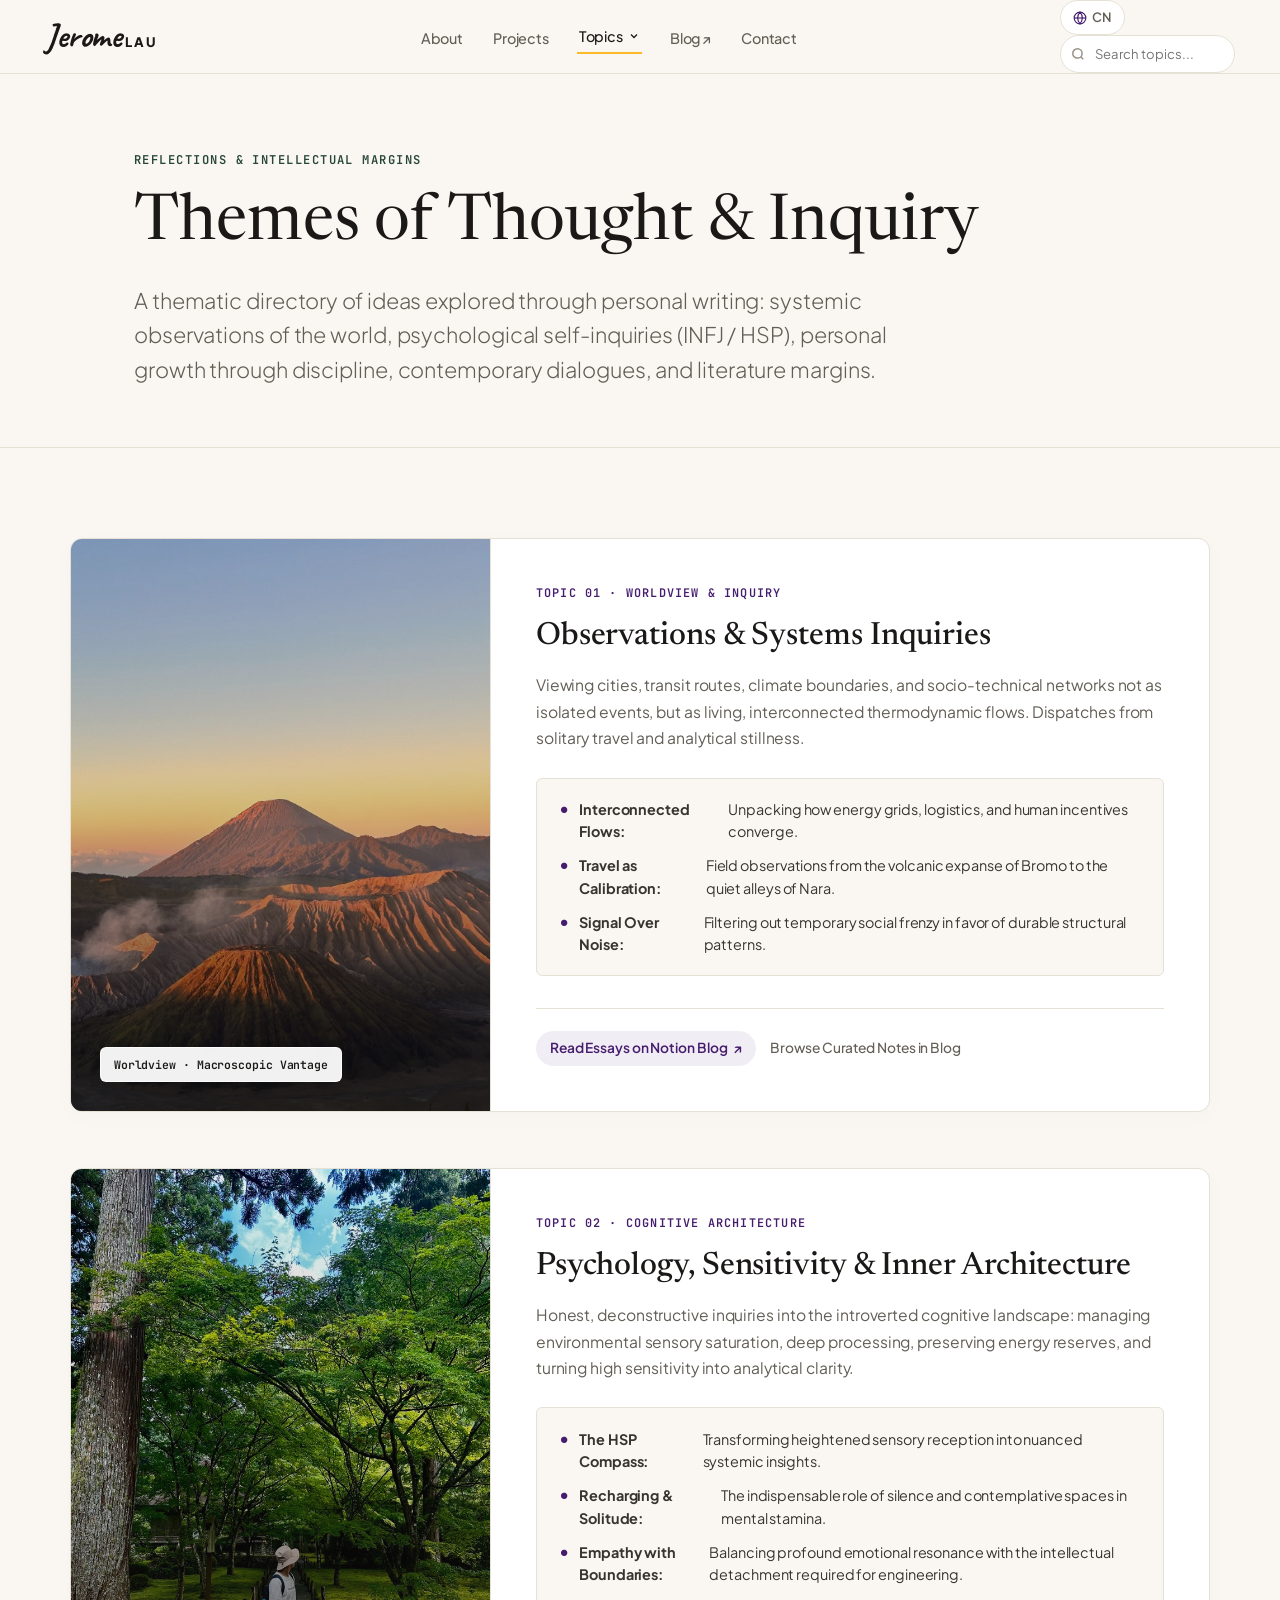
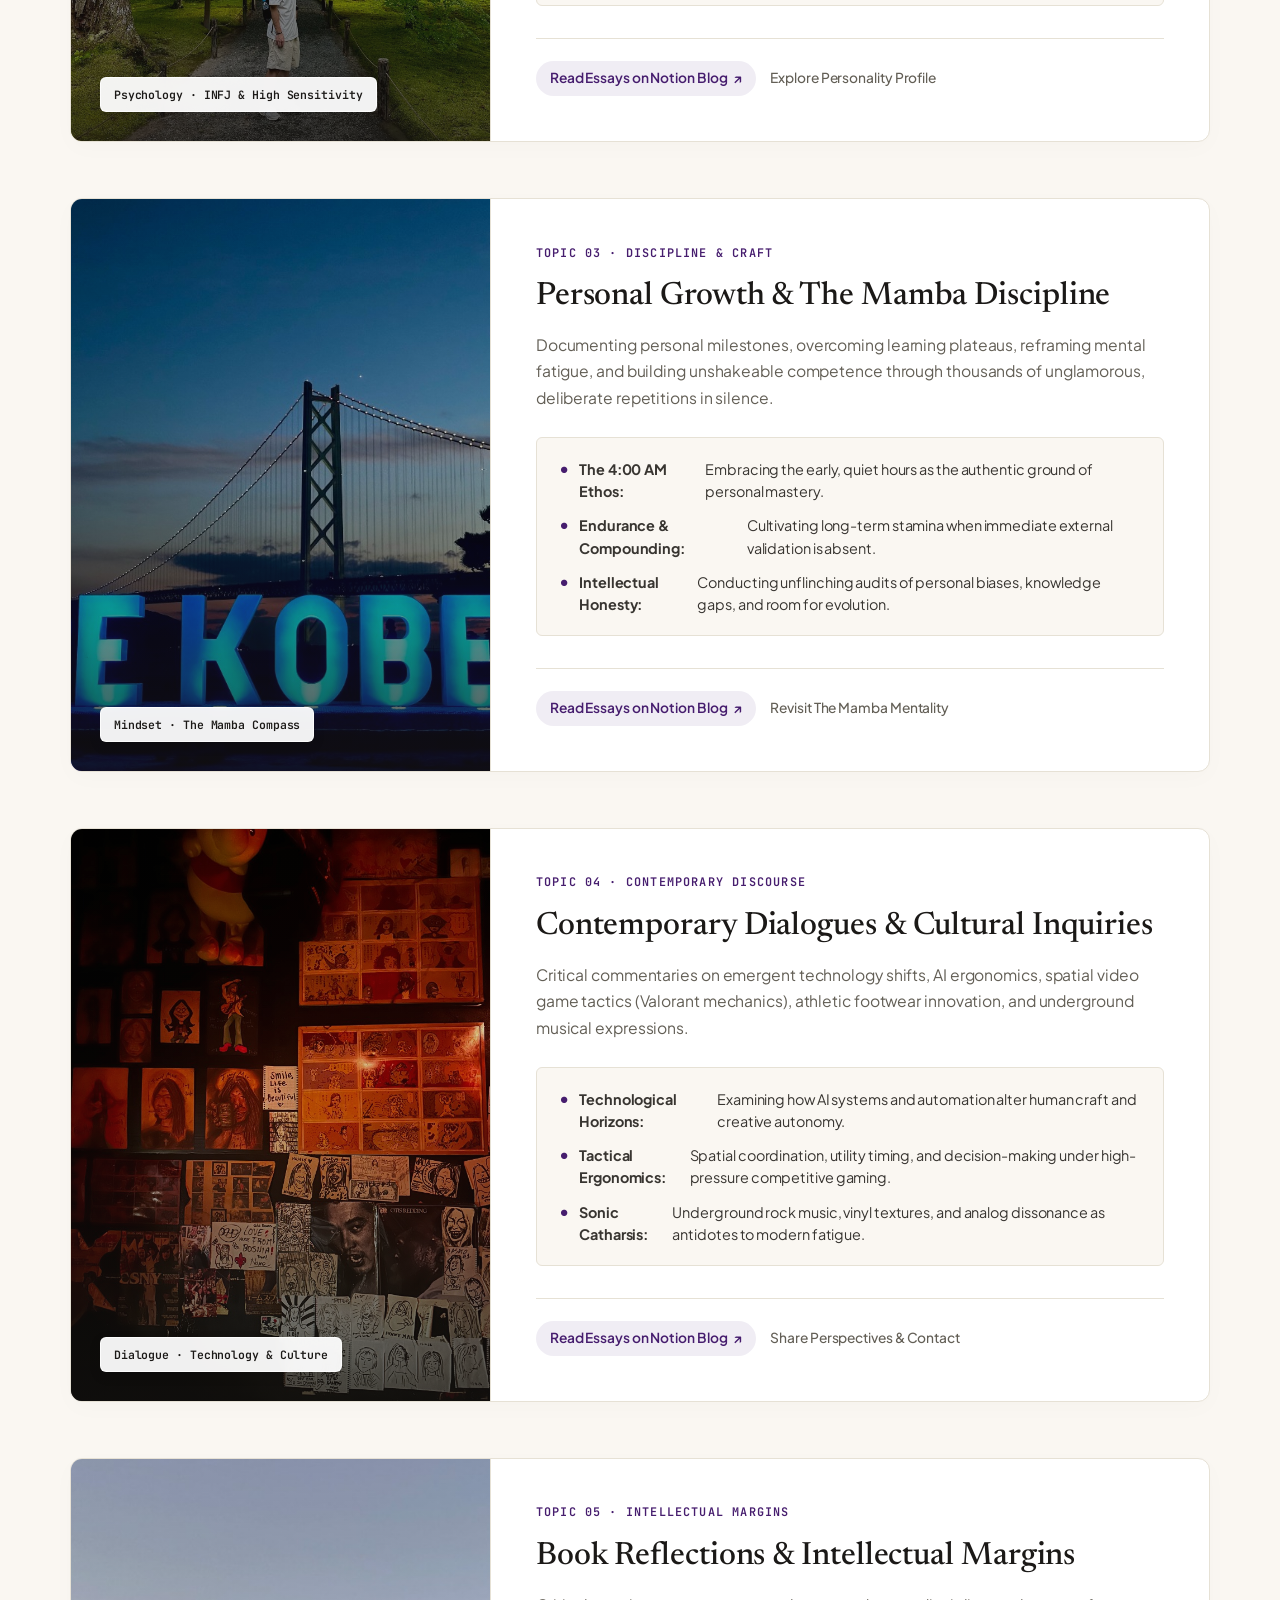
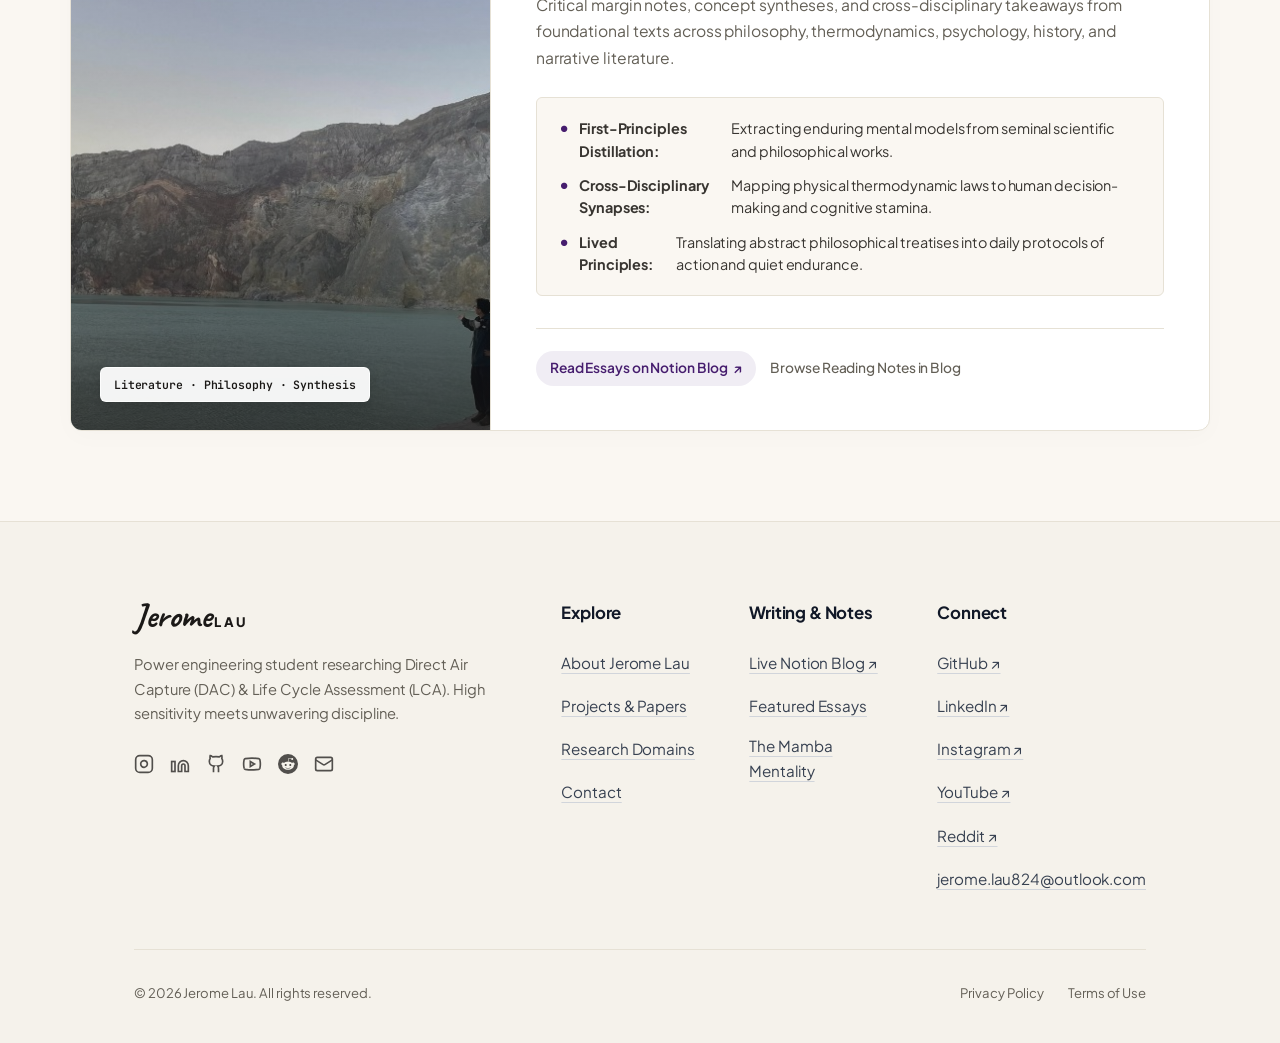
<file: topics.html>
<!doctype html>
<html lang="en">
<head>
  <meta charset="utf-8">
  <meta name="viewport" content="width=device-width, initial-scale=1, viewport-fit=cover">
  <title>Topics & Insights · Jerome Lau</title>
  <meta name="description" content="Observations, personal psychology, growth chronicles, cultural dialogues, and reading meditations by Jerome Lau.">
  
  <link rel="preconnect" href="https://fonts.googleapis.com">
  <link rel="preconnect" href="https://fonts.gstatic.com" crossorigin>
  <link href="https://fonts.googleapis.com/css2?family=Caveat:wght@600;700&family=JetBrains+Mono:wght@400;500;600&family=Newsreader:ital,opsz,wght@0,6..72,300..700;1,6..72,300..500&family=Plus+Jakarta+Sans:wght@300;400;500;600;700&display=swap" rel="stylesheet">
  
  <link rel="stylesheet" href="scrollcraft.css?v=3">
  
  <style>
    :root {
      --sc-canvas: #FAF7F2;
      --sc-surface: #FFFFFF;
      --sc-surface-alt: #F3EFE6;
      --sc-footer-bg: #F5F2EB;
      --sc-ink: #1B1917;
      --sc-ink-soft: #635F56;
      --sc-ink-faint: #989284;
      --sc-line: #E6E1D5;
      --sc-accent: #264639;
      --lakers-purple: #461D6E;
      --lakers-gold: #FDB927;
      --sc-font-display: "Newsreader", Georgia, serif;
      --sc-font-text: "Plus Jakarta Sans", sans-serif;
      --sc-font-mono: "JetBrains Mono", monospace;
      --sc-font-sig: "Caveat", cursive;
    }

    * { box-sizing: border-box; margin: 0; padding: 0; }
    body { background-color: var(--sc-canvas); color: var(--sc-ink); font-family: var(--sc-font-text); line-height: 1.65; -webkit-font-smoothing: antialiased; }
    .container { max-width: 1140px; margin: 0 auto; padding: 0 clamp(1.5rem, 5vw, 4rem); }

    /* Nav Bar */
    .site-nav {
      position: fixed; top: 0; left: 0; right: 0; height: 74px; display: flex; align-items: center; justify-content: space-between;
      padding: 0 clamp(1.2rem, 3.5vw, 3.5rem); z-index: 900; backdrop-filter: blur(14px); -webkit-backdrop-filter: blur(14px);
      background: rgba(250, 247, 242, 0.90); border-bottom: 1px solid var(--sc-line); gap: 1.5rem;
    }
    .brand-signature-mark { display: flex; align-items: baseline; gap: 4px; text-decoration: none; color: var(--sc-ink); }
    .sig-script { font-family: var(--sc-font-sig); font-size: 2.15rem; font-weight: 700; line-height: 1; }
    .sig-sans { font-family: var(--sc-font-text); font-size: 0.82rem; font-weight: 800; letter-spacing: 0.16em; text-transform: uppercase; }
    .nav-center-menu { display: flex; align-items: center; gap: clamp(1rem, 2vw, 2.2rem); list-style: none; }
    .nav-link { font-size: 0.9rem; font-weight: 500; color: var(--sc-ink-soft); text-decoration: none; position: relative; padding: 6px 2px; }
    .nav-link.active, .nav-link:hover { color: var(--sc-ink); }
    .nav-link.active::after, .nav-link:hover::after { content: ""; position: absolute; bottom: 0; left: 0; width: 100%; height: 2px; background: var(--lakers-gold); }
    .nav-search-wrap { position: relative; display: flex; align-items: center; }
    .nav-search-input { background: var(--sc-surface); border: 1px solid var(--sc-line); border-radius: 99px; padding: 7px 14px 7px 34px; font-size: 0.82rem; width: 175px; outline: none; }
    .nav-search-icon { position: absolute; left: 11px; width: 14px; height: 14px; color: var(--sc-ink-faint); }
    .nav-cta-btn { font-size: 0.82rem; font-weight: 600; color: var(--lakers-purple); text-decoration: none; padding: 7px 18px; background: rgba(70, 29, 110, 0.06); border: 1px solid rgba(70, 29, 110, 0.2); border-radius: 99px; }

    /* Page Header */
    .page-hero { padding: 150px 0 60px 0; border-bottom: 1px solid var(--sc-line); }
    .page-kicker { font-family: var(--sc-font-mono); font-size: 0.76rem; text-transform: uppercase; letter-spacing: 0.12em; color: var(--sc-accent); margin-bottom: 1.2rem; font-weight: 600; }
    .page-title { font-family: var(--sc-font-display); font-size: clamp(2.8rem, 5vw, 4.2rem); line-height: 1.1; font-weight: 400; margin-bottom: 1.5rem; }
    .page-lead { font-size: clamp(1.15rem, 1.8vw, 1.35rem); color: var(--sc-ink-soft); font-weight: 300; max-width: 780px; line-height: 1.6; }

    /* Topics Grid Layout with Image Cards */
    .topics-section { padding: clamp(4rem, 7vw, 6rem) 0; }
    .topic-card-grid { display: grid; grid-template-columns: 1fr; gap: 3.5rem; }
    
    .topic-rich-card {
      background: var(--sc-surface);
      border: 1px solid var(--sc-line);
      border-radius: 12px;
      overflow: hidden;
      display: grid;
      grid-template-columns: 420px 1fr;
      box-shadow: 0 6px 24px rgba(0,0,0,0.02);
      transition: all 0.3s ease;
    }
    .topic-rich-card:hover {
      border-color: var(--lakers-purple);
      box-shadow: 0 12px 36px rgba(70, 29, 110, 0.08);
      transform: translateY(-2px);
    }

    /* Visual Banner Container */
    .topic-image-col {
      background: var(--sc-surface-alt);
      position: relative;
      overflow: hidden;
      display: flex;
      flex-direction: column;
      justify-content: flex-end;
      padding: 1.8rem;
      border-right: 1px solid var(--sc-line);
      min-height: 280px;
    }
    .topic-card-photo {
      position: absolute;
      inset: 0;
      width: 100%;
      height: 100%;
      object-fit: cover;
      display: block;
      transition: transform 0.5s ease;
    }
    .topic-rich-card:hover .topic-card-photo {
      transform: scale(1.05);
    }
    .topic-image-scrim {
      position: absolute;
      inset: 0;
      background: linear-gradient(to top, rgba(20, 18, 16, 0.75) 0%, rgba(20, 18, 16, 0.2) 50%, rgba(20, 18, 16, 0.05) 100%);
      pointer-events: none;
    }
    .topic-image-overlay-badge {
      position: relative;
      z-index: 2;
      background: rgba(255, 255, 255, 0.94);
      backdrop-filter: blur(8px);
      -webkit-backdrop-filter: blur(8px);
      border: 1px solid rgba(255, 255, 255, 0.8);
      padding: 7px 13px;
      border-radius: 6px;
      font-family: var(--sc-font-mono);
      font-size: 0.72rem;
      color: var(--sc-ink);
      font-weight: 600;
      align-self: flex-start;
      box-shadow: 0 4px 12px rgba(0,0,0,0.12);
    }

    /* Content Area */
    .topic-content-col {
      padding: clamp(2rem, 3.5vw, 3rem);
      display: flex;
      flex-direction: column;
      justify-content: space-between;
    }

    .topic-card-kicker {
      font-family: var(--sc-font-mono);
      font-size: 0.74rem;
      text-transform: uppercase;
      letter-spacing: 0.1em;
      color: var(--lakers-purple);
      font-weight: 600;
      margin-bottom: 0.8rem;
    }

    .topic-card-title {
      font-family: var(--sc-font-display);
      font-size: 2rem;
      font-weight: 500;
      color: var(--sc-ink);
      margin-bottom: 1rem;
      line-height: 1.25;
    }

    .topic-card-summary {
      font-size: 0.98rem;
      color: var(--sc-ink-soft);
      line-height: 1.7;
      margin-bottom: 1.6rem;
    }

    /* Bulleted Highlights */
    .topic-bullets-list {
      list-style: none;
      display: flex;
      flex-direction: column;
      gap: 0.75rem;
      margin-bottom: 2rem;
      background: var(--sc-canvas);
      padding: 1.2rem 1.4rem;
      border-radius: 6px;
      border: 1px solid var(--sc-line);
    }
    .topic-bullets-list li {
      font-size: 0.9rem;
      color: #383531;
      display: flex;
      align-items: flex-start;
      gap: 10px;
      line-height: 1.55;
    }
    .topic-bullets-list li::before {
      content: "•";
      color: var(--lakers-purple);
      font-size: 1.2rem;
      line-height: 1;
    }

    /* Action Links Bar */
    .topic-links-row {
      display: flex;
      gap: 14px;
      flex-wrap: wrap;
      align-items: center;
      padding-top: 1.4rem;
      border-top: 1px solid var(--sc-line);
    }
    .topic-btn-primary {
      display: inline-flex;
      align-items: center;
      gap: 6px;
      font-size: 0.86rem;
      font-weight: 600;
      color: var(--lakers-purple);
      text-decoration: none;
      padding: 6px 14px;
      background: rgba(70, 29, 110, 0.08);
      border-radius: 99px;
      transition: all 0.2s ease;
    }
    .topic-btn-primary:hover {
      background: var(--lakers-purple);
      color: var(--lakers-gold);
    }
    .topic-btn-secondary {
      font-size: 0.86rem;
      color: var(--sc-ink-soft);
      text-decoration: none;
      font-weight: 500;
      transition: color 0.2s ease;
    }
    .topic-btn-secondary:hover {
      color: var(--sc-ink);
      text-decoration: underline;
    }

    /* Mel Robbins Footer */
    .mel-footer { background: var(--sc-footer-bg); border-top: 1px solid var(--sc-line); padding: 5rem 0 2.5rem 0; }
    .mel-footer-grid { display: grid; grid-template-columns: 1.6fr 1.2fr 1fr 1fr; gap: clamp(2rem, 4vw, 4.5rem); margin-bottom: 4rem; }
    .mel-footer-bio { margin-top: 1.2rem; font-size: 0.9rem; color: var(--sc-ink-soft); line-height: 1.65; max-width: 320px; }
    .mel-social-links { display: flex; gap: 16px; margin-top: 2rem; }
    .mel-social-icon { color: var(--sc-ink); opacity: 0.75; transition: all 0.2s; }
    .mel-social-icon:hover { opacity: 1; color: var(--lakers-purple); transform: translateY(-2px); }
    .mel-footer-col-title { font-size: 0.95rem; font-weight: 700; margin-bottom: 1.4rem; }
    .mel-footer-links-list { list-style: none; display: flex; flex-direction: column; gap: 0.75rem; }
    .mel-footer-link { font-size: 0.88rem; color: var(--sc-ink-soft); text-decoration: none; }
    .mel-footer-link:hover { color: var(--sc-ink); }
    .mel-footer-bottom-bar { border-top: 1px solid var(--sc-line); padding-top: 2rem; display: flex; justify-content: space-between; font-size: 0.8rem; color: var(--sc-ink-soft); }
    .mel-footer-legal-links { display: flex; gap: 1.5rem; }
    .mel-footer-legal-link { color: var(--sc-ink-soft); text-decoration: none; }

    @media (max-width: 900px) {
      .topic-rich-card { grid-template-columns: 1fr; }
      .topic-image-col { min-height: 200px; border-right: none; border-bottom: 1px solid var(--sc-line); }
      .nav-center-menu { display: none; }
      .mel-footer-grid { grid-template-columns: 1fr 1fr; }
    }
  
    /* =========================================================================
       EDITORIAL FOOTER: Brand on Left, 3 Columns on Right
       ========================================================================= */
    .site-footer {
      background: var(--sc-footer-bg);
      border-top: 1px solid var(--sc-line);
      padding: clamp(4rem, 6vw, 5.5rem) 0 2.5rem 0;
      color: var(--sc-ink);
    }
    .footer-main-row {
      display: grid;
      grid-template-columns: 1.15fr 1.85fr;
      gap: clamp(2.5rem, 5vw, 5rem);
      align-items: start;
      margin-bottom: 3.5rem;
    }
    .footer-brand-side {
      max-width: 360px;
    }
    .footer-bio {
      margin-top: 1.2rem;
      font-size: 0.92rem;
      color: var(--sc-ink-soft);
      line-height: 1.65;
    }
    .footer-social-row {
      display: flex;
      align-items: center;
      gap: 16px;
      margin-top: 1.8rem;
    }
    .footer-social-btn {
      color: var(--sc-ink);
      opacity: 0.75;
      transition: all 0.2s ease;
      display: inline-flex;
      align-items: center;
      justify-content: center;
    }
    .footer-social-btn:hover {
      opacity: 1;
      transform: translateY(-2px);
      color: var(--lakers-purple);
    }
    .footer-nav-three-cols {
      display: grid;
      grid-template-columns: repeat(3, 1fr);
      gap: clamp(1.5rem, 3vw, 2.8rem);
    }
    .footer-col-heading {
      font-family: var(--sc-font-text);
      font-size: 1.05rem;
      font-weight: 700;
      color: #111827;
      margin-bottom: 1.25rem;
      letter-spacing: -0.01em;
    }
    .footer-col-links {
      list-style: none !important;
      list-style-type: none !important;
      padding: 0 !important;
      margin: 0 !important;
      display: flex;
      flex-direction: column;
      gap: 0.85rem;
    }
    .footer-col-links li {
      list-style: none !important;
      list-style-type: none !important;
      padding: 0 !important;
      margin: 0 !important;
    }
    .footer-text-link {
      font-family: var(--sc-font-text);
      font-size: 0.95rem;
      color: #374151;
      text-decoration: underline;
      text-underline-offset: 4px;
      text-decoration-color: #D1D5DB;
      transition: all 0.2s ease;
      display: inline-block;
    }
    .footer-text-link:hover {
      color: #111827;
      text-decoration-color: #111827;
    }
    .footer-bottom-strip {
      border-top: 1px solid var(--sc-line);
      padding-top: 2rem;
      display: flex;
      justify-content: space-between;
      align-items: center;
      flex-wrap: wrap;
      gap: 1rem;
      font-size: 0.82rem;
      color: var(--sc-ink-soft);
    }
    .footer-legal-menu {
      display: flex;
      gap: 1.5rem;
      flex-wrap: wrap;
    }
    .footer-legal-menu a {
      color: var(--sc-ink-soft);
      text-decoration: none;
      transition: color 0.2s ease;
    }
    .footer-legal-menu a:hover {
      color: var(--sc-ink);
      text-decoration: underline;
    }
    @media (max-width: 900px) {
      .footer-main-row {
        grid-template-columns: 1fr;
        gap: 3rem;
      }
      .footer-brand-side {
        max-width: none;
      }
    }
    @media (max-width: 640px) {
      .footer-nav-three-cols {
        grid-template-columns: 1fr;
        gap: 2.2rem;
      }
    }
  </style>
</head>
<body>

  <header>
    <nav class="site-nav">
      <a href="index.html" class="brand-signature-mark" title="Return to Homepage">
        <span class="sig-script">Jerome</span>
        <span class="sig-sans">LAU</span>
      </a>
      <ul class="nav-center-menu">
        <li><a href="about.html" class="nav-link">About</a></li>
        <li><a href="projects.html" class="nav-link">Projects</a></li>
        
        <!-- Topics Dropdown (Image 4 Reference) -->
        <li class="nav-item-dropdown">
          <a href="topics.html" class="nav-link active nav-dropdown-trigger">
            <span>Topics</span>
            <svg class="dropdown-chevron" viewBox="0 0 24 24" fill="none" stroke="currentColor"><polyline points="6 9 12 15 18 9"></polyline></svg>
          </a>
          <div class="nav-dropdown-menu">
            <a href="topics.html#topic-01" class="dropdown-item">
              <span>Observations & Systems</span>
              <span class="dropdown-item-num">01</span>
            </a>
            <a href="topics.html#topic-02" class="dropdown-item">
              <span>Psychology & Inner Architecture</span>
              <span class="dropdown-item-num">02</span>
            </a>
            <a href="topics.html#topic-03" class="dropdown-item">
              <span>Personal Growth & Discipline</span>
              <span class="dropdown-item-num">03</span>
            </a>
            <a href="topics.html#topic-04" class="dropdown-item">
              <span>Contemporary Dialogues</span>
              <span class="dropdown-item-num">04</span>
            </a>
            <a href="topics.html#topic-05" class="dropdown-item">
              <span>Book Reflections & Margins</span>
              <span class="dropdown-item-num">05</span>
            </a>
            <div class="dropdown-divider"></div>
            <a href="topics.html" class="dropdown-item dropdown-item-all">
              <span>All Topics</span>
              <span>→</span>
            </a>
          </div>
        </li>

        <li><a href="https://notionnext-website.vercel.app/" target="_blank" rel="noopener noreferrer" class="nav-link" title="Open Notion Blog">Blog ↗</a></li>
        <li><a href="contact.html" class="nav-link">Contact</a></li>
      </ul>
      <div class="nav-right-tools">
        <a href="index-zh.html" class="nav-lang-btn" title="切换至中文版">
          <svg width="14" height="14" viewBox="0 0 24 24" fill="none" stroke="currentColor" stroke-width="2"><circle cx="12" cy="12" r="10"></circle><line x1="2" y1="12" x2="22" y2="12"></line><path d="M12 2a15.3 15.3 0 0 1 4 10 15.3 15.3 0 0 1-4 10 15.3 15.3 0 0 1-4-10 15.3 15.3 0 0 1 4-10z"></path></svg>
          <span>CN</span>
        </a>
        <div class="nav-search-wrap">
          <svg class="nav-search-icon" viewBox="0 0 24 24" fill="none" stroke="currentColor" stroke-width="2.5"><circle cx="11" cy="11" r="8"></circle><line x1="21" y1="21" x2="16.65" y2="16.65"></line></svg>
          <input type="text" class="nav-search-input" placeholder="Search topics...">
        </div>
        <button class="mobile-menu-toggle" id="mobileMenuToggle" aria-label="Toggle navigation menu" aria-expanded="false">
          <svg class="hamburger-icon" width="22" height="22" viewBox="0 0 24 24" fill="none" stroke="currentColor" stroke-width="2"><line x1="3" y1="6" x2="21" y2="6"></line><line x1="3" y1="12" x2="21" y2="12"></line><line x1="3" y1="18" x2="21" y2="18"></line></svg>
          <svg class="close-icon" width="22" height="22" viewBox="0 0 24 24" fill="none" stroke="currentColor" stroke-width="2" style="display:none;"><line x1="18" y1="6" x2="6" y2="18"></line><line x1="6" y1="6" x2="18" y2="18"></line></svg>
        </button>
      </div>
    </nav>
    <div class="mobile-nav-drawer" id="mobileNavDrawer" aria-hidden="true">
      <div class="mobile-nav-inner">
        <ul class="mobile-nav-links">
          <li><a href="index.html" class="mobile-nav-link">Home</a></li>
          <li><a href="about.html" class="mobile-nav-link">About</a></li>
          <li><a href="projects.html" class="mobile-nav-link">Projects</a></li>
          <li><a href="topics.html" class="mobile-nav-link active">Topics</a></li>
          <li><a href="https://notionnext-website.vercel.app/" target="_blank" rel="noopener noreferrer" class="mobile-nav-link">Blog ↗</a></li>
          <li><a href="contact.html" class="mobile-nav-link">Contact</a></li>
        </ul>
        <div class="mobile-lang-row">
          <span style="font-size:0.85rem; color:var(--sc-ink-soft);">Language / 语言:</span>
          <a href="index-zh.html" class="mobile-lang-pill">
            <svg width="14" height="14" viewBox="0 0 24 24" fill="none" stroke="currentColor" stroke-width="2"><circle cx="12" cy="12" r="10"></circle><line x1="2" y1="12" x2="22" y2="12"></line><path d="M12 2a15.3 15.3 0 0 1 4 10 15.3 15.3 0 0 1-4 10 15.3 15.3 0 0 1-4-10 15.3 15.3 0 0 1 4-10z"></path></svg>
            <span>中文版 (CN)</span>
          </a>
        </div>
        <div class="mobile-nav-footer">
          <p class="mobile-nav-tagline">“When you think you can't, UCONN.” — Gianna Bryant</p>
        </div>
      </div>
    </div>
  </header>

  <main>
    <section class="page-hero">
      <div class="container">
        <div class="page-kicker">Reflections & Intellectual Margins</div>
        <h1 class="page-title">Themes of Thought & Inquiry</h1>
        <p class="page-lead">
          A thematic directory of ideas explored through personal writing: systemic observations of the world, psychological self-inquiries (INFJ / HSP), personal growth through discipline, contemporary dialogues, and literature margins.
        </p>
      </div>
    </section>

    <div class="container topics-section">
      <div class="topic-card-grid">

        <!-- TOPIC 01: Observations & Systems Inquiries (对世界的观察与思考) -->
        <article id="topic-01" class="topic-rich-card">
          <div class="topic-image-col">
            <img src="assets/travel-bromo.jpg" alt="Mount Bromo Caldera Landscape" class="topic-card-photo" loading="lazy">
            <div class="topic-image-scrim"></div>
            <div class="topic-image-overlay-badge">
              <span>Worldview · Macroscopic Vantage</span>
            </div>
          </div>

          <div class="topic-content-col">
            <div>
              <div class="topic-card-kicker">Topic 01 · Worldview & Inquiry</div>
              <h2 class="topic-card-title">Observations & Systems Inquiries</h2>
              <p class="topic-card-summary">
                Viewing cities, transit routes, climate boundaries, and socio-technical networks not as isolated events, but as living, interconnected thermodynamic flows. Dispatches from solitary travel and analytical stillness.
              </p>

              <ul class="topic-bullets-list">
                <li><b>Interconnected Flows:</b> Unpacking how energy grids, logistics, and human incentives converge.</li>
                <li><b>Travel as Calibration:</b> Field observations from the volcanic expanse of Bromo to the quiet alleys of Nara.</li>
                <li><b>Signal Over Noise:</b> Filtering out temporary social frenzy in favor of durable structural patterns.</li>
              </ul>
            </div>

            <div class="topic-links-row">
              <a href="https://notionnext-website.vercel.app/" target="_blank" rel="noopener noreferrer" class="topic-btn-primary">
                <span>Read Essays on Notion Blog</span>
                <span>↗</span>
              </a>
              <a href="blog.html" class="topic-btn-secondary">Browse Curated Notes in Blog</a>
            </div>
          </div>
        </article>

        <!-- TOPIC 02: Psychology, Sensitivity & Self-Inquiry (个人心理学剖析与认知分享) -->
        <article id="topic-02" class="topic-rich-card">
          <div class="topic-image-col">
            <img src="assets/profile-sanzenin.jpg" alt="Sanzen-in Temple Contemplation" class="topic-card-photo" loading="lazy">
            <div class="topic-image-scrim"></div>
            <div class="topic-image-overlay-badge">
              <span>Psychology · INFJ & High Sensitivity</span>
            </div>
          </div>

          <div class="topic-content-col">
            <div>
              <div class="topic-card-kicker">Topic 02 · Cognitive Architecture</div>
              <h2 class="topic-card-title">Psychology, Sensitivity & Inner Architecture</h2>
              <p class="topic-card-summary">
                Honest, deconstructive inquiries into the introverted cognitive landscape: managing environmental sensory saturation, deep processing, preserving energy reserves, and turning high sensitivity into analytical clarity.
              </p>

              <ul class="topic-bullets-list">
                <li><b>The HSP Compass:</b> Transforming heightened sensory reception into nuanced systemic insights.</li>
                <li><b>Recharging & Solitude:</b> The indispensable role of silence and contemplative spaces in mental stamina.</li>
                <li><b>Empathy with Boundaries:</b> Balancing profound emotional resonance with the intellectual detachment required for engineering.</li>
              </ul>
            </div>

            <div class="topic-links-row">
              <a href="https://notionnext-website.vercel.app/" target="_blank" rel="noopener noreferrer" class="topic-btn-primary">
                <span>Read Essays on Notion Blog</span>
                <span>↗</span>
              </a>
              <a href="about.html" class="topic-btn-secondary">Explore Personality Profile</a>
            </div>
          </div>
        </article>

        <!-- TOPIC 03: Personal Growth & The Mamba Discipline (个人成长记录与心路历程) -->
        <article id="topic-03" class="topic-rich-card">
          <div class="topic-image-col">
            <img src="assets/kobe-bekobe.jpg" alt="BE KOBE Monument at Twilight" class="topic-card-photo" loading="lazy">
            <div class="topic-image-scrim"></div>
            <div class="topic-image-overlay-badge">
              <span>Mindset · The Mamba Compass</span>
            </div>
          </div>

          <div class="topic-content-col">
            <div>
              <div class="topic-card-kicker">Topic 03 · Discipline & Craft</div>
              <h2 class="topic-card-title">Personal Growth & The Mamba Discipline</h2>
              <p class="topic-card-summary">
                Documenting personal milestones, overcoming learning plateaus, reframing mental fatigue, and building unshakeable competence through thousands of unglamorous, deliberate repetitions in silence.
              </p>

              <ul class="topic-bullets-list">
                <li><b>The 4:00 AM Ethos:</b> Embracing the early, quiet hours as the authentic ground of personal mastery.</li>
                <li><b>Endurance & Compounding:</b> Cultivating long-term stamina when immediate external validation is absent.</li>
                <li><b>Intellectual Honesty:</b> Conducting unflinching audits of personal biases, knowledge gaps, and room for evolution.</li>
              </ul>
            </div>

            <div class="topic-links-row">
              <a href="https://notionnext-website.vercel.app/" target="_blank" rel="noopener noreferrer" class="topic-btn-primary">
                <span>Read Essays on Notion Blog</span>
                <span>↗</span>
              </a>
              <a href="index.html#the-creed" class="topic-btn-secondary">Revisit The Mamba Mentality</a>
            </div>
          </div>
        </article>

        <!-- TOPIC 04: Contemporary Dialogues & Cultural Inquiries (对时代与前沿话题的探讨) -->
        <article id="topic-04" class="topic-rich-card">
          <div class="topic-image-col">
            <img src="assets/hobby-rockbar.jpg" alt="Underground Rock Bar Poster Wall" class="topic-card-photo" loading="lazy">
            <div class="topic-image-scrim"></div>
            <div class="topic-image-overlay-badge">
              <span>Dialogue · Technology & Culture</span>
            </div>
          </div>

          <div class="topic-content-col">
            <div>
              <div class="topic-card-kicker">Topic 04 · Contemporary Discourse</div>
              <h2 class="topic-card-title">Contemporary Dialogues & Cultural Inquiries</h2>
              <p class="topic-card-summary">
                Critical commentaries on emergent technology shifts, AI ergonomics, spatial video game tactics (Valorant mechanics), athletic footwear innovation, and underground musical expressions.
              </p>

              <ul class="topic-bullets-list">
                <li><b>Technological Horizons:</b> Examining how AI systems and automation alter human craft and creative autonomy.</li>
                <li><b>Tactical Ergonomics:</b> Spatial coordination, utility timing, and decision-making under high-pressure competitive gaming.</li>
                <li><b>Sonic Catharsis:</b> Underground rock music, vinyl textures, and analog dissonance as antidotes to modern fatigue.</li>
              </ul>
            </div>

            <div class="topic-links-row">
              <a href="https://notionnext-website.vercel.app/" target="_blank" rel="noopener noreferrer" class="topic-btn-primary">
                <span>Read Essays on Notion Blog</span>
                <span>↗</span>
              </a>
              <a href="contact.html" class="topic-btn-secondary">Share Perspectives & Contact</a>
            </div>
          </div>
        </article>

        <!-- TOPIC 05: Book Reflections & Intellectual Margins (读书体会与思想札记) -->
        <article id="topic-05" class="topic-rich-card">
          <div class="topic-image-col">
            <img src="assets/travel-ijen.jpg" alt="Mount Ijen Turquoise Sulfur Crater" class="topic-card-photo" loading="lazy">
            <div class="topic-image-scrim"></div>
            <div class="topic-image-overlay-badge">
              <span>Literature · Philosophy · Synthesis</span>
            </div>
          </div>

          <div class="topic-content-col">
            <div>
              <div class="topic-card-kicker">Topic 05 · Intellectual Margins</div>
              <h2 class="topic-card-title">Book Reflections & Intellectual Margins</h2>
              <p class="topic-card-summary">
                Critical margin notes, concept syntheses, and cross-disciplinary takeaways from foundational texts across philosophy, thermodynamics, psychology, history, and narrative literature.
              </p>

              <ul class="topic-bullets-list">
                <li><b>First-Principles Distillation:</b> Extracting enduring mental models from seminal scientific and philosophical works.</li>
                <li><b>Cross-Disciplinary Synapses:</b> Mapping physical thermodynamic laws to human decision-making and cognitive stamina.</li>
                <li><b>Lived Principles:</b> Translating abstract philosophical treatises into daily protocols of action and quiet endurance.</li>
              </ul>
            </div>

            <div class="topic-links-row">
              <a href="https://notionnext-website.vercel.app/" target="_blank" rel="noopener noreferrer" class="topic-btn-primary">
                <span>Read Essays on Notion Blog</span>
                <span>↗</span>
              </a>
              <a href="blog.html" class="topic-btn-secondary">Browse Reading Notes in Blog</a>
            </div>
          </div>
        </article>

      </div>
    </div>
  </main>

  <!-- Simplified Editorial Footer (Figure 5 Style) -->
    <!-- ===================================================================
       FOOTER: Brand on Left, 3 Columns on Right
       =================================================================== -->
  <footer class="site-footer">
    <div class="container">
      
      <div class="footer-main-row">
        
        <!-- Left Side: Brand, Bio, Social Icons -->
        <div class="footer-brand-side">
          <a href="index.html" class="brand-signature-mark" title="Jerome Lau Homepage">
            <span class="sig-script">Jerome</span>
            <span class="sig-sans">LAU</span>
          </a>
          <p class="footer-bio">
            Power engineering student researching Direct Air Capture (DAC) & Life Cycle Assessment (LCA). High sensitivity meets unwavering discipline.
          </p>
          <div class="footer-social-row">
            <a href="https://instagram.com/jerome.2077/" target="_blank" rel="noopener noreferrer" class="footer-social-btn" title="Instagram"><svg width="20" height="20" viewBox="0 0 24 24" fill="none" stroke="currentColor" stroke-width="2"><rect width="20" height="20" x="2" y="2" rx="5"/><path d="M16 11.37A4 4 0 1 1 12.63 8 4 4 0 0 1 16 11.37z"/></svg></a>
            <a href="https://www.linkedin.com/in/xinyu-liu-300329334/?isSelfProfile=true" target="_blank" rel="noopener noreferrer" class="footer-social-btn" title="LinkedIn"><svg width="20" height="20" viewBox="0 0 24 24" fill="none" stroke="currentColor" stroke-width="2"><path d="M16 8a6 6 0 0 1 6 6v7h-4v-7a2 2 0 0 0-2-2 2 2 0 0 0-2 2v7h-4v-7a6 6 0 0 1 6-6z"/><rect width="4" height="12" x="2" y="9"/></svg></a>
            <a href="https://github.com/Jerome824" target="_blank" rel="noopener noreferrer" class="footer-social-btn" title="GitHub"><svg width="20" height="20" viewBox="0 0 24 24" fill="none" stroke="currentColor" stroke-width="2"><path d="M15 22v-4a4.8 4.8 0 0 0-1-3.5c3 0 6-2 6-5.5.08-1.25-.27-2.48-1-3.5.28-1.15.28-2.35 0-3.5 0 0-1 0-3 1.5-2.64-.5-5.36-.5-8 0C6 2 5 2 5 2c-.3 1.15-.3 2.35 0 3.5A5.403 5.403 0 0 0 4 9c0 3.5 3 5.5 6 5.5-.39.49-.68 1.05-.85 1.65-.17.6-.22 1.23-.15 1.85v4"/></svg></a>
            <a href="https://www.youtube.com/@Losbean-824" target="_blank" rel="noopener noreferrer" class="footer-social-btn" title="YouTube"><svg width="20" height="20" viewBox="0 0 24 24" fill="none" stroke="currentColor" stroke-width="2"><path d="M2.5 17a24.12 24.12 0 0 1 0-10 2 2 0 0 1 1.4-1.4 49.56 49.56 0 0 1 16.2 0A2 2 0 0 1 21.5 7a24.12 24.12 0 0 1 0 10 2 2 0 0 1-1.4 1.4 49.55 49.55 0 0 1-16.2 0A2 2 0 0 1 2.5 17"/><polygon points="10 15 15 12 10 9 10 15"/></svg></a>
            <a href="https://www.reddit.com/user/No_Plum_8594/" target="_blank" rel="noopener noreferrer" class="footer-social-btn" title="Reddit"><svg width="20" height="20" viewBox="0 0 24 24" fill="currentColor"><path d="M12 0A12 12 0 0 0 0 12a12 12 0 0 0 12 12 12 12 0 0 0 12-12A12 12 0 0 0 12 0zm5.01 4.744c.688 0 1.25.561 1.25 1.249a1.25 1.25 0 0 1-2.498.056l-2.597-.547-.8 3.747c1.824.07 3.48.632 4.674 1.488.308-.309.73-.491 1.207-.491.968 0 1.754.786 1.754 1.754 0 .716-.435 1.333-1.01 1.614a3.111 3.111 0 0 1 .042.52c0 2.694-3.13 4.87-7.004 4.87-3.874 0-7.004-2.176-7.004-4.87 0-.183.015-.366.043-.534A1.748 1.748 0 0 1 4.028 12c0-.968.786-1.754 1.754-1.754.463 0 .898.196 1.207.49 1.207-.883 2.878-1.43 4.744-1.487l.885-4.182a.342.342 0 0 1 .14-.197.35.35 0 0 1 .238-.042l2.906.617a1.214 1.214 0 0 1 1.108-.701zM9.25 12C8.561 12 8 12.562 8 13.25c0 .687.561 1.248 1.25 1.248.687 0 1.248-.561 1.248-1.249 0-.688-.561-1.249-1.249-1.249zm5.5 0c-.687 0-1.248.561-1.248 1.25 0 .687.561 1.248 1.249 1.248.688 0 1.249-.561 1.249-1.249 0-.687-.562-1.249-1.25-1.249zm-5.466 3.99a.327.327 0 0 0-.231.094.33.33 0 0 0 0 .463c.842.842 2.484.913 2.961.913.477 0 2.105-.056 2.961-.913a.361.361 0 0 0 .029-.463.33.33 0 0 0-.464 0c-.547.533-1.684.73-2.512.73-.828 0-1.979-.196-2.512-.73a.326.326 0 0 0-.232-.095z"/></svg></a>
            <a href="mailto:jerome.lau824@outlook.com" class="footer-social-btn" title="Direct Email"><svg width="20" height="20" viewBox="0 0 24 24" fill="none" stroke="currentColor" stroke-width="2"><rect width="20" height="16" x="2" y="4" rx="2"/><path d="m22 7-8.97 5.7a1.94 1.94 0 0 1-2.06 0L2 7"/></svg></a>
          </div>
        </div>

        <!-- Right Side: 3 Columns (Explore, Writing & Notes, Connect) -->
        <div class="footer-nav-three-cols">
          
          <div>
            <h4 class="footer-col-heading">Explore</h4>
            <ul class="footer-col-links" style="list-style: none !important; padding: 0 !important; margin: 0 !important;">
              <li style="list-style: none !important; margin-bottom: 0.85rem;"><a href="about.html" class="footer-text-link">About Jerome Lau</a></li>
              <li style="list-style: none !important; margin-bottom: 0.85rem;"><a href="projects.html" class="footer-text-link">Projects & Papers</a></li>
              <li style="list-style: none !important; margin-bottom: 0.85rem;"><a href="topics.html" class="footer-text-link">Research Domains</a></li>
              <li style="list-style: none !important; margin-bottom: 0.85rem;"><a href="contact.html" class="footer-text-link">Contact</a></li>
            </ul>
          </div>

          <div>
            <h4 class="footer-col-heading">Writing & Notes</h4>
            <ul class="footer-col-links" style="list-style: none !important; padding: 0 !important; margin: 0 !important;">
              <li style="list-style: none !important; margin-bottom: 0.85rem;"><a href="https://notionnext-website.vercel.app/" target="_blank" rel="noopener noreferrer" class="footer-text-link">Live Notion Blog &#x2197;</a></li>
              <li style="list-style: none !important; margin-bottom: 0.85rem;"><a href="blog.html" class="footer-text-link">Featured Essays</a></li>
              <li style="list-style: none !important; margin-bottom: 0.85rem;"><a href="index.html#the-creed" class="footer-text-link">The Mamba Mentality</a></li>
            </ul>
          </div>

          <div>
            <h4 class="footer-col-heading">Connect</h4>
            <ul class="footer-col-links" style="list-style: none !important; padding: 0 !important; margin: 0 !important;">
              <li style="list-style: none !important; margin-bottom: 0.85rem;"><a href="https://github.com/Jerome824" target="_blank" rel="noopener noreferrer" class="footer-text-link">GitHub &#x2197;</a></li>
              <li style="list-style: none !important; margin-bottom: 0.85rem;"><a href="https://www.linkedin.com/in/xinyu-liu-300329334/?isSelfProfile=true" target="_blank" rel="noopener noreferrer" class="footer-text-link">LinkedIn &#x2197;</a></li>
              <li style="list-style: none !important; margin-bottom: 0.85rem;"><a href="https://instagram.com/jerome.2077/" target="_blank" rel="noopener noreferrer" class="footer-text-link">Instagram &#x2197;</a></li>
              <li style="list-style: none !important; margin-bottom: 0.85rem;"><a href="https://www.youtube.com/@Losbean-824" target="_blank" rel="noopener noreferrer" class="footer-text-link">YouTube &#x2197;</a></li>
              <li style="list-style: none !important; margin-bottom: 0.85rem;"><a href="https://www.reddit.com/user/No_Plum_8594/" target="_blank" rel="noopener noreferrer" class="footer-text-link">Reddit &#x2197;</a></li>
              <li style="list-style: none !important; margin-bottom: 0.85rem;"><a href="mailto:jerome.lau824@outlook.com" class="footer-text-link">jerome.lau824@outlook.com</a></li>
            </ul>
          </div>

        </div>

      </div>

      <!-- Bottom Bar -->
      <div class="footer-bottom-strip">
        <div>
          © 2026 Jerome Lau. All rights reserved.
        </div>
        <div class="footer-legal-menu">
          <a href="#">Privacy Policy</a>
          <a href="#">Terms of Use</a>
        </div>
      </div>

    </div>
  </footer>

  <script>
    (function() {
      const toggleBtn = document.getElementById('mobileMenuToggle');
      const drawer = document.getElementById('mobileNavDrawer');
      if (toggleBtn && drawer) {
        const hamburger = toggleBtn.querySelector('.hamburger-icon');
        const closeIcon = toggleBtn.querySelector('.close-icon');
        toggleBtn.addEventListener('click', function(e) {
          e.stopPropagation();
          const isOpen = drawer.classList.toggle('open');
          toggleBtn.setAttribute('aria-expanded', isOpen);
          if (isOpen) {
            hamburger.style.display = 'none';
            closeIcon.style.display = 'block';
          } else {
            hamburger.style.display = 'block';
            closeIcon.style.display = 'none';
          }
        });
        document.addEventListener('click', function(e) {
          if (!drawer.contains(e.target) && !toggleBtn.contains(e.target) && drawer.classList.contains('open')) {
            drawer.classList.remove('open');
            toggleBtn.setAttribute('aria-expanded', 'false');
            hamburger.style.display = 'block';
            closeIcon.style.display = 'none';
          }
        });
      }
    })();
  </script>
</body>
</html>
</file>
<file: scrollcraft.css>
/* ============================================================================
   scrollcraft.css: the taste floor
   ----------------------------------------------------------------------------
   Two layers, and the split matters:

     TOKENS   what you override per brand. Colour roles, the type ramp, the
              spacing scale, elevation, motion. A brand is ~12 values.
     DEVICES  what the engine drives. Do not restyle these to taste; they are
              the mechanism. Style your own markup instead.

   Nothing here draws a "component". There are no card, badge, or pill classes,
   because a stylesheet that ships those is how every page built on it ends up
   with the same shapes. You get a floor and a vocabulary; the composition is
   yours.
   ========================================================================== */

/* ---------------------------------------------------------------- tokens -- */
:root {
  /* --- colour roles. Override these six and the page is rebranded. -------- */
  --sc-canvas:      #08090b;   /* the page ground. Drift interpolates this.   */
  --sc-surface:     #101217;   /* anything raised off the ground             */
  --sc-ink:         #f4f2ef;   /* primary text                               */
  --sc-ink-soft:    #9a9ba1;   /* secondary text. Tinted, never flat gray.   */
  --sc-accent:      #d8ff3e;   /* ONE accent. It owns a region, not confetti. */
  --sc-accent-ink:  #08090b;   /* text that sits on the accent               */

  --sc-hairline:    color-mix(in oklab, var(--sc-ink) 12%, transparent);
  --sc-hairline-strong: color-mix(in oklab, var(--sc-ink) 22%, transparent);

  /* --- type. Two families max. Display carries voice, text carries prose. - */
  --sc-font-display: "Instrument Sans", "Geist", system-ui, sans-serif;
  --sc-font-text:    "Geist", system-ui, sans-serif;
  --sc-font-mono:    "Geist Mono", ui-monospace, monospace;

  /* Fluid ramp. Tracking tightens as size grows because a face set at 6rem
     with 0 tracking reads loose; this is optical correction, not decoration. */
  --sc-t-xs:   clamp(0.75rem, 0.72rem + 0.15vw, 0.82rem);
  --sc-t-sm:   clamp(0.875rem, 0.84rem + 0.18vw, 0.95rem);
  --sc-t-base: clamp(1rem, 0.96rem + 0.22vw, 1.125rem);
  --sc-t-lg:   clamp(1.2rem, 1.1rem + 0.5vw, 1.5rem);
  --sc-t-xl:   clamp(1.6rem, 1.35rem + 1.2vw, 2.25rem);
  --sc-t-2xl:  clamp(2.1rem, 1.6rem + 2.4vw, 3.4rem);
  --sc-t-3xl:  clamp(2.8rem, 1.9rem + 4.2vw, 5rem);
  --sc-t-4xl:  clamp(3.4rem, 1.9rem + 6.6vw, 7.5rem);

  --sc-track-tight:  -0.035em;
  --sc-track-snug:   -0.02em;
  --sc-track-normal: -0.005em;
  --sc-track-wide:    0.08em;

  --sc-leading-none: 0.94;
  --sc-leading-tight: 1.06;
  --sc-leading-body: 1.62;

  --sc-measure: 62ch;

  /* --- space. 4px base: the useful middle steps an 8-only scale misses. --- */
  --sc-1: 0.25rem;  --sc-2: 0.5rem;   --sc-3: 0.75rem;  --sc-4: 1rem;
  --sc-5: 1.5rem;   --sc-6: 2rem;     --sc-7: 3rem;     --sc-8: 4rem;
  --sc-9: 6rem;     --sc-10: 8rem;    --sc-11: 12rem;

  /* Section rhythm is fluid so a phone doesn't inherit desktop air. */
  --sc-section: clamp(4.5rem, 9vw, 11rem);
  --sc-gutter:  clamp(1.25rem, 5vw, 5.5rem);
  --sc-maxw:    82rem;

  /* --- radius. Pick one scale for the page and hold it. ------------------- */
  --sc-r-sm: 6px;  --sc-r-md: 12px;  --sc-r-lg: 20px;  --sc-r-pill: 999px;

  /* --- elevation. Every shadow has an offset AND a soft blur, and is tinted
         to the canvas hue. A zero-offset coloured halo is decoration, not
         depth, so there isn't one here. ---------------------------------- */
  --sc-shadow-color: 220 40% 2%;
  --sc-e1: 0 1px 2px hsl(var(--sc-shadow-color) / 0.28),
           0 2px 6px -1px hsl(var(--sc-shadow-color) / 0.20);
  --sc-e2: 0 2px 4px hsl(var(--sc-shadow-color) / 0.24),
           0 8px 18px -4px hsl(var(--sc-shadow-color) / 0.30);
  --sc-e3: 0 4px 8px hsl(var(--sc-shadow-color) / 0.22),
           0 18px 40px -8px hsl(var(--sc-shadow-color) / 0.38),
           0 48px 90px -24px hsl(var(--sc-shadow-color) / 0.30);

  /* Edge light: a 1px top highlight sells a raised surface better than any
     amount of blur, because real raised things catch light on their lip. */
  --sc-edge: inset 0 1px 0 color-mix(in oklab, var(--sc-ink) 10%, transparent);

  /* --- motion. Built-in CSS easings are too weak for UI. ------------------ */
  --sc-ease-out:    cubic-bezier(0.23, 1, 0.32, 1);
  --sc-ease-in-out: cubic-bezier(0.77, 0, 0.175, 1);
  --sc-ease-drawer: cubic-bezier(0.32, 0.72, 0, 1);
  --sc-d-fast: 160ms;  --sc-d-base: 240ms;  --sc-d-slow: 420ms;

  --sc-z-stage: 1; --sc-z-copy: 20; --sc-z-chrome: 60;
}

/* --------------------------------------------------------------- reset -- */
*, *::before, *::after { box-sizing: border-box; }
html { -webkit-text-size-adjust: 100%; scroll-behavior: smooth; }
@media (prefers-reduced-motion: reduce) { html { scroll-behavior: auto; } }

body {
  margin: 0;
  background: var(--sc-canvas);
  color: var(--sc-ink);
  font-family: var(--sc-font-text);
  font-size: var(--sc-t-base);
  line-height: var(--sc-leading-body);
  letter-spacing: var(--sc-track-normal);
  -webkit-font-smoothing: antialiased;
  text-rendering: optimizeLegibility;
  font-synthesis-weight: none;
  overflow-x: clip;
}
img, video, canvas, svg { display: block; max-width: 100%; }
button, input, select, textarea { font: inherit; color: inherit; }

/* ------------------------------------------------- the browser surfaces --
   The parts you did not draw still carry the design. Selection, caret, focus
   ring, scrollbar and tabular numerals all ship with defaults that belong to no
   design system. Theming them is the cheapest signal that a page was built
   rather than assembled, and it is the step that gets skipped most reliably. */
::selection { background: var(--sc-accent); color: var(--sc-accent-ink); }
:root { caret-color: var(--sc-accent); accent-color: var(--sc-accent); }
:focus-visible {
  outline: 2px solid var(--sc-accent);
  outline-offset: 3px;
  border-radius: var(--sc-r-sm);
}
:where(a) { color: inherit; text-decoration-thickness: 1px; text-underline-offset: 0.22em; }
@supports (scrollbar-color: auto) {
  html { scrollbar-color: color-mix(in oklab, var(--sc-ink) 26%, transparent) transparent; scrollbar-width: thin; }
}
:where(table, .sc-nums, [data-sc-count]) { font-variant-numeric: tabular-nums; }

/* ----------------------------------------------------------- typography -- */
.sc-display {
  font-family: var(--sc-font-display);
  font-weight: 500;
  line-height: var(--sc-leading-none);
  letter-spacing: var(--sc-track-tight);
  text-wrap: balance;
  margin: 0;
}
.sc-display--xl { font-size: var(--sc-t-4xl); }
.sc-display--lg { font-size: var(--sc-t-3xl); }
.sc-display--md { font-size: var(--sc-t-2xl); letter-spacing: var(--sc-track-snug); }
.sc-lede {
  font-size: var(--sc-t-lg);
  line-height: 1.44;
  letter-spacing: var(--sc-track-snug);
  color: var(--sc-ink);
  max-width: 46ch;
  text-wrap: pretty;
  margin: 0;
}
.sc-body { max-width: var(--sc-measure); color: var(--sc-ink-soft); text-wrap: pretty; margin: 0; }
.sc-label {
  font-family: var(--sc-font-mono);
  font-size: var(--sc-t-xs);
  letter-spacing: var(--sc-track-wide);
  text-transform: uppercase;
  color: var(--sc-ink-soft);
}

/* ---------------------------------------------------------------- layout -- */
.sc-wrap { width: 100%; max-width: var(--sc-maxw); margin-inline: auto; padding-inline: var(--sc-gutter); }
.sc-section { padding-block: var(--sc-section); }
/* More space above a heading than below it: the gap belongs to the boundary,
   not to the pair. */
.sc-stack > * + * { margin-top: var(--sc-4); }
.sc-stack > :is(h1,h2,h3) { margin-top: var(--sc-7); }
.sc-stack > :is(h1,h2,h3):first-child { margin-top: 0; }
.sc-rule { height: 1px; border: 0; background: var(--sc-hairline); margin: 0; }

/* =============================================================== DEVICES ==
   Driven by the engine. Restyle your own markup, not these.                */

.sc-act--pinned { position: relative; }
.sc-stage {
  position: sticky; top: 0;
  height: 100vh; height: 100svh;
  overflow: clip;
  z-index: var(--sc-z-stage);
}

/* scrub / sequence media */
.sc-stage :is(video[data-sc-scrub], canvas[data-sc-sequence], .sc-stage__poster) {
  position: absolute; inset: 0;
  width: 100%; height: 100%;
  object-fit: cover;
}
video[data-sc-scrub] { opacity: 0; transition: opacity 380ms var(--sc-ease-out); }
.sc-has-clip video[data-sc-scrub] { opacity: 1; }
/* The poster is a live frame-holder, not a placeholder: it stays up until a
   real video frame has painted, which is what stops the blank-stage flash. */
.sc-stage__poster { z-index: 0; transition: opacity 380ms var(--sc-ease-out); }
.sc-has-clip .sc-stage__poster { opacity: 0; }

/* A scrim only where text sits. A full-frame darkening layer flattens the
   image everywhere to fix contrast in one corner. */
.sc-scrim {
  position: absolute; inset: 0; pointer-events: none; z-index: 1;
  background: linear-gradient(
    var(--sc-scrim-angle, 180deg),
    color-mix(in oklab, var(--sc-canvas) var(--sc-scrim-a, 78%), transparent) 0%,
    color-mix(in oklab, var(--sc-canvas) 30%, transparent) 42%,
    transparent 68%);
}
/* Point the scrim at the copy. A scrim gradient that darkens the top while the
   copy sits at the bottom fixes contrast nowhere and flattens the image
   everywhere, which is the most common way text-over-video goes wrong. */
.sc-scrim--bottom { --sc-scrim-angle: 0deg; }
.sc-scrim--left   { --sc-scrim-angle: 90deg; }
.sc-scrim--right  { --sc-scrim-angle: 270deg; }

/* Corner scrims, for copy anchored to a corner. An edge gradient has to darken
   a whole band across the frame to cover one corner; a corner gradient puts the
   density where the text is and leaves the rest of the image alone. Pair with
   .sc-copy--lead / .sc-copy--trail. */
.sc-scrim--lead {
  background: linear-gradient(to top right,
    color-mix(in oklab, var(--sc-canvas) 94%, transparent) 0%,
    color-mix(in oklab, var(--sc-canvas) 72%, transparent) 30%,
    color-mix(in oklab, var(--sc-canvas) 30%, transparent) 52%,
    transparent 72%);
}
.sc-scrim--trail {
  background: linear-gradient(to top left,
    color-mix(in oklab, var(--sc-canvas) 94%, transparent) 0%,
    color-mix(in oklab, var(--sc-canvas) 72%, transparent) 30%,
    color-mix(in oklab, var(--sc-canvas) 30%, transparent) 52%,
    transparent 72%);
}
/* A band across the bottom, for copy that spans the full width of the frame.
   That is what both corner anchors become below 860px, and it is also the right
   shape whenever the copy block is wider than a corner. */
.sc-scrim--band {
  background: linear-gradient(to top,
    color-mix(in oklab, var(--sc-canvas) 94%, transparent) 0%,
    color-mix(in oklab, var(--sc-canvas) 74%, transparent) 22%,
    color-mix(in oklab, var(--sc-canvas) 30%, transparent) 42%,
    transparent 58%);
}
.sc-scrim--vignette {
  background: radial-gradient(120% 90% at 50% 45%, transparent 40%,
              color-mix(in oklab, var(--sc-canvas) 70%, transparent) 100%);
}

/* copy over a stage.
   max-width is in rem, never ch. A `ch` on this container resolves against the
   CONTAINER's font-size (body size), not the display size of the heading inside
   it, so `max-width: 20ch` here silently produces a ~180px column and wraps a
   hero headline to six lines. Set a ch measure on the text element itself. */
.sc-copy {
  position: absolute; z-index: var(--sc-z-copy);
  inset-inline: var(--sc-gutter);
  max-width: min(46rem, 76vw);
  will-change: opacity, transform;
}
.sc-copy--lead   { left: var(--sc-gutter); bottom: clamp(3rem, 12vh, 9rem); }
/* inset-inline FIRST. It is the shorthand for left+right, so declaring it after
   `left: 50%` resets left to auto and the block drifts off the left edge. */
.sc-copy--center { inset-inline: auto; left: 50%; top: 50%; translate: -50% -50%; text-align: center; }
.sc-copy--trail  { inset-inline: auto; right: var(--sc-gutter); bottom: clamp(3rem, 12vh, 9rem); text-align: right; }

/* cue defaults: the engine writes opacity/transform inline, these are the
   pre-paint state so nothing flashes before the first read() */
[data-sc-cue] { opacity: 0; will-change: opacity, transform; }
.sc-ready [data-sc-cue] { transition: none; }

/* kinetic split */
.sc-split { display: inline-block; overflow: hidden; vertical-align: top; }
/* Descenders live below the baseline; a line mask clipped to the line box eats
   the tails off g, y, p, j. The padding buys them room back. */
.sc-split--line { display: block; padding-bottom: 0.14em; margin-bottom: -0.14em; }
.sc-split__i { display: inline-block; will-change: transform, opacity; }
.sc-is-split { opacity: 1 !important; }

/* horizontal rail */
[data-sc-pan] { display: flex; will-change: transform; }

/* reveal + parallax */
[data-sc-reveal] { will-change: clip-path; }
[data-sc-parallax] { will-change: transform; }

/* flow reveal (fires once) */
[data-sc-in], [data-sc-stagger] > * {
  opacity: 0;
  transform: translate3d(0, 14px, 0);
  transition: opacity 620ms var(--sc-ease-out), transform 620ms var(--sc-ease-out);
}
[data-sc-in].sc-in, [data-sc-stagger] > .sc-in { opacity: 1; transform: none; }

/* pointer devices */
[data-sc-tilt] { transform-style: preserve-3d; will-change: transform; }
[data-sc-magnet] { will-change: transform; }
/* isolation always; position only if nothing more specific already set it.
   Written with :where() (zero specificity) on purpose: a plain `position:
   relative` here has the same weight as `.sc-stage` and, being later in the
   file, silently wins. A stage carrying both attributes then stops being
   sticky and the whole act scrolls away instead of pinning. */
[data-sc-spotlight] { isolation: isolate; }
:where([data-sc-spotlight]) { position: relative; }
[data-sc-spotlight]::after {
  content: ""; position: absolute; inset: 0; pointer-events: none; z-index: 2;
  background: radial-gradient(
    28rem 28rem at calc(var(--sc-mx, 0.5) * 100%) calc(var(--sc-my, 0.5) * 100%),
    color-mix(in oklab, var(--sc-accent) 16%, transparent), transparent 70%);
  opacity: 0; transition: opacity var(--sc-d-slow) var(--sc-ease-out);
}
[data-sc-spotlight]:hover::after { opacity: 1; }

/* =========================================================== WORLDFLIGHT ==
   One fixed stage for the whole page. The only thing in document flow is the
   spacer, and it is empty. If you find yourself adding a section here, you want
   act mode instead: the moment a real block scrolls past the fixed stage, the
   page has a seam again and the whole point is gone.                        */

[data-sc-mode="worldflight"] { position: relative; }

.sc-world {
  position: fixed; inset: 0;
  overflow: clip;
  z-index: var(--sc-z-stage);
  background: var(--sc-canvas);
}

/* Every leg is mounted for the life of the page and stacked in the same box.
   The engine owns opacity, visibility and z-index here; do not set them. */
.sc-world__seg {
  position: absolute; inset: 0;
  opacity: 0;
  will-change: opacity;
}
.sc-world__seg > :is(video, img, canvas) {
  position: absolute; inset: 0;
  width: 100%; height: 100%;
  object-fit: cover;
}
/* The poster is the frame-holder AND the first camera move: the engine pushes
   it in slowly until a real decoded frame is available to replace it. */
.sc-world__poster {
  z-index: 0;
  transform-origin: 50% 50%;
  transition: opacity 420ms var(--sc-ease-out);
}
.sc-world__seg > video { z-index: 1; }
.sc-world__seg.sc-has-clip .sc-world__poster { opacity: 0; }
/* The act stylesheet lights a clip through its ancestor act. A worldflight leg
   has no act, so match the class the engine also writes on the clip itself. */
video[data-sc-scrub].sc-has-clip { opacity: 1; }

/* The copy layer is fixed too, and inert by default: the engine hands
   pointer-events back to a block only while it is actually legible. */
.sc-world__copy {
  position: fixed; inset: 0;
  z-index: var(--sc-z-copy);
  pointer-events: none;
}
.sc-world__scrim { position: absolute; inset: 0; pointer-events: none; z-index: 0; }
[data-sc-copy] {
  opacity: 0;
  pointer-events: none;
  will-change: opacity, transform;
}
.sc-ready [data-sc-copy] { transition: none; }

/* The track. Empty on purpose. */
.sc-world__spacer { pointer-events: none; }

/* scroll progress */
[data-sc-progress] {
  position: fixed; inset: 0 0 auto 0; height: 2px; z-index: var(--sc-z-chrome);
  background: var(--sc-accent); transform-origin: 0 50%; transform: scaleX(0);
  will-change: transform;
}

/* ----------------------------------------------------------- atmosphere --
   Depth is not only shadow. Grain keeps a flat dark ground from banding, and
   it is the difference between "a dark page" and "a lit room". */
.sc-grain { position: fixed; inset: 0; pointer-events: none; z-index: 3; opacity: 0.045; }
.sc-grain::before {
  content: ""; position: absolute; inset: -50%;
  background-image: url("data:image/svg+xml;utf8,<svg xmlns='http://www.w3.org/2000/svg' width='140' height='140'><filter id='n'><feTurbulence type='fractalNoise' baseFrequency='0.85' numOctaves='3'/></filter><rect width='140' height='140' filter='url(%23n)'/></svg>");
}

/* -------------------------------------------------------- reduced motion -- */
@media (prefers-reduced-motion: reduce) {
  /* Fewer and gentler, not zero. Opacity still carries the reveal so the page
     is comprehensible; every position change is dropped. */
  [data-sc-in], [data-sc-stagger] > * { transform: none; transition-duration: 220ms; }
  [data-sc-parallax], [data-sc-pan], .sc-split__i { transform: none !important; }
  /* A wipe is a position change too. Show reveal content settled. */
  [data-sc-reveal] { clip-path: none !important; }
  /* A rail's transform IS its navigation, not decoration. Zeroing it the way
     parallax and kinetic type are zeroed parks the act on its first screenful
     and makes everything past the fold unreachable: a device degrading into
     missing content. Hand the travel back to the reader as an ordinary scroll
     region instead, so the same items are all still gettable without motion.
     A build that would rather re-lay the rail out as a grid can still do that;
     this is the floor, not the ceiling. */
  [data-sc-act="pan"] .sc-stage,
  [data-sc-act="pan"] [data-sc-stage] {
    overflow-x: auto; overflow-y: hidden;
    overscroll-behavior-x: contain;
    scroll-snap-type: x proximity;
  }
  [data-sc-pan] > * { scroll-snap-align: center; }
  [data-sc-spotlight]::after { display: none; }
  /* A worldflight keeps its whole story here. No clip is ever fetched, so the
     posters are the film, and they cross-dissolve through exactly the same
     seams at exactly the same scroll positions. The push-in and the copy drift
     are the only things that go. */
  .sc-world__poster, [data-sc-copy] { transform: none !important; }
}

/* --------------------------------------------------------------- mobile -- */
@media (max-width: 860px) {
  .sc-copy { inset-inline: var(--sc-gutter); max-width: none; }
  .sc-copy--trail { text-align: left; }
  .sc-stage { height: 100svh; }
  /* .sc-copy--trail re-anchors to the left and spans the full width here, so a
     bottom-RIGHT corner gradient darkens the one corner the copy just left and
     guarantees a contrast failure over any bright clip. Point the density at
     the copy: the same band .sc-scrim--band paints. */
  .sc-scrim--trail {
    background: linear-gradient(to top,
      color-mix(in oklab, var(--sc-canvas) 94%, transparent) 0%,
      color-mix(in oklab, var(--sc-canvas) 74%, transparent) 22%,
      color-mix(in oklab, var(--sc-canvas) 30%, transparent) 42%,
      transparent 58%);
  }
}

/* =========================================================================
   FIGURE 5 MINIMALIST EDITORIAL FOOTER
   ========================================================================= */
.mel-footer {
  background: var(--sc-footer-bg, #F5F2EB);
  border-top: 1px solid var(--sc-line, #E6E1D5);
  padding: clamp(3.5rem, 6vw, 5rem) 0 2.5rem 0;
  color: var(--sc-ink, #1B1917);
}

.mel-footer-header {
  display: flex;
  justify-content: space-between;
  align-items: center;
  padding-bottom: 2rem;
  border-bottom: 1px solid var(--sc-line, #E6E1D5);
  flex-wrap: wrap;
  gap: 1.5rem;
}

.mel-social-links {
  display: flex;
  align-items: center;
  gap: 16px;
}

.mel-social-icon {
  color: var(--sc-ink, #1B1917);
  opacity: 0.75;
  transition: all 0.2s ease;
  display: flex;
  align-items: center;
  justify-content: center;
}

.mel-social-icon:hover {
  opacity: 1;
  color: #461D6E;
  transform: translateY(-2px);
}

.mel-footer-grid-simple {
  display: grid;
  grid-template-columns: repeat(3, 1fr);
  gap: clamp(2rem, 5vw, 4.5rem);
  padding: 3rem 0;
}

.footer-simple-title {
  font-family: var(--sc-font-text, sans-serif);
  font-size: 1.08rem;
  font-weight: 700;
  color: #111827;
  margin-bottom: 1.35rem;
  letter-spacing: -0.01em;
}

.footer-simple-list {
  list-style: none;
  padding: 0;
  margin: 0;
  display: flex;
  flex-direction: column;
  gap: 0.9rem;
}

.footer-simple-link {
  font-family: var(--sc-font-text, sans-serif);
  font-size: 0.96rem;
  color: #374151;
  text-decoration: underline;
  text-underline-offset: 4px;
  text-decoration-color: #D1D5DB;
  transition: all 0.2s ease;
  display: inline-block;
}

.footer-simple-link:hover {
  color: #111827;
  text-decoration-color: #111827;
}

.mel-footer-bottom-bar {
  border-top: 1px solid var(--sc-line, #E6E1D5);
  padding-top: 2rem;
  display: flex;
  justify-content: space-between;
  align-items: center;
  flex-wrap: wrap;
  gap: 1rem;
  font-size: 0.82rem;
  color: var(--sc-ink-soft, #635F56);
}

.mel-footer-legal-links {
  display: flex;
  gap: 1.5rem;
  flex-wrap: wrap;
}

.mel-footer-legal-link {
  color: var(--sc-ink-soft, #635F56);
  text-decoration: none;
  transition: color 0.2s ease;
}

.mel-footer-legal-link:hover {
  color: var(--sc-ink, #1B1917);
  text-decoration: underline;
}

@media (max-width: 768px) {
  .mel-footer-grid-simple {
    grid-template-columns: 1fr;
    gap: 2.2rem;
  }
}

/* =========================================================================
   REFINED FOOTER: Brand on Left, 3 Columns on Right
   ========================================================================= */
.site-footer, .mel-footer {
  background: var(--sc-footer-bg, #F5F2EB);
  border-top: 1px solid var(--sc-line, #E6E1D5);
  padding: clamp(4rem, 6vw, 5.5rem) 0 2.5rem 0;
  color: var(--sc-ink, #1B1917);
}

.footer-main-row {
  display: grid;
  grid-template-columns: 1.15fr 1.85fr;
  gap: clamp(2.5rem, 5vw, 5rem);
  align-items: start;
  margin-bottom: 3.5rem;
}

.footer-brand-side {
  max-width: 360px;
}

.footer-bio {
  margin-top: 1.2rem;
  font-size: 0.92rem;
  color: var(--sc-ink-soft, #635F56);
  line-height: 1.65;
}

.footer-social-row {
  display: flex;
  align-items: center;
  gap: 16px;
  margin-top: 1.8rem;
}

.footer-social-btn {
  color: var(--sc-ink, #1B1917);
  opacity: 0.75;
  transition: all 0.2s ease;
  display: inline-flex;
  align-items: center;
  justify-content: center;
}

.footer-social-btn:hover {
  opacity: 1;
  color: #461D6E;
  transform: translateY(-2px);
}

.footer-nav-three-cols {
  display: grid;
  grid-template-columns: repeat(3, 1fr);
  gap: clamp(1.5rem, 3vw, 2.8rem);
}

.footer-col-heading {
  font-family: var(--sc-font-text, sans-serif);
  font-size: 1.05rem;
  font-weight: 700;
  color: #111827;
  margin-bottom: 1.25rem;
  letter-spacing: -0.01em;
}

.footer-col-links {
  list-style: none !important;
  list-style-type: none !important;
  padding: 0 !important;
  margin: 0 !important;
  display: flex;
  flex-direction: column;
  gap: 0.85rem;
}

.footer-col-links li {
  list-style: none !important;
  list-style-type: none !important;
  padding: 0 !important;
  margin: 0 !important;
}

.footer-text-link {
  font-family: var(--sc-font-text, sans-serif);
  font-size: 0.95rem;
  color: #374151;
  text-decoration: underline;
  text-underline-offset: 4px;
  text-decoration-color: #D1D5DB;
  transition: all 0.2s ease;
  display: inline-block;
}

.footer-text-link:hover {
  color: #111827;
  text-decoration-color: #111827;
}

.footer-bottom-strip {
  border-top: 1px solid var(--sc-line, #E6E1D5);
  padding-top: 2rem;
  display: flex;
  justify-content: space-between;
  align-items: center;
  flex-wrap: wrap;
  gap: 1rem;
  font-size: 0.82rem;
  color: var(--sc-ink-soft, #635F56);
}

.footer-legal-menu {
  display: flex;
  gap: 1.5rem;
  flex-wrap: wrap;
}

.footer-legal-menu a {
  color: var(--sc-ink-soft, #635F56);
  text-decoration: none;
  transition: color 0.2s ease;
}

.footer-legal-menu a:hover {
  color: var(--sc-ink, #1B1917);
  text-decoration: underline;
}

@media (max-width: 900px) {
  .footer-main-row {
    grid-template-columns: 1fr;
    gap: 3rem;
  }
  .footer-brand-side {
    max-width: none;
  }
}

@media (max-width: 640px) {
  .footer-nav-three-cols {
    grid-template-columns: 1fr;
    gap: 2.2rem;
  }
}

/* =========================================================================
   RESPONSIVE MOBILE NAVIGATION & DRAWER
   ========================================================================= */
.mobile-menu-toggle {
  display: none;
  background: var(--sc-surface, #FFFFFF);
  border: 1px solid var(--sc-line, #E6E1D5);
  border-radius: 8px;
  padding: 8px 10px;
  color: var(--sc-ink, #1B1917);
  cursor: pointer;
  align-items: center;
  justify-content: center;
  transition: all 0.2s ease;
  line-height: 1;
}

.mobile-menu-toggle:hover {
  background: var(--sc-surface-alt, #F3EFE6);
  border-color: var(--lakers-purple, #461D6E);
  color: var(--lakers-purple, #461D6E);
}

.mobile-nav-drawer {
  position: fixed;
  top: 74px;
  left: 0;
  right: 0;
  background: rgba(250, 247, 242, 0.98);
  backdrop-filter: blur(20px);
  -webkit-backdrop-filter: blur(20px);
  border-bottom: 1px solid var(--sc-line, #E6E1D5);
  box-shadow: 0 16px 36px rgba(0, 0, 0, 0.08);
  max-height: 0;
  overflow: hidden;
  transition: max-height 0.35s cubic-bezier(0.16, 1, 0.3, 1), opacity 0.25s ease;
  opacity: 0;
  z-index: 899;
  pointer-events: none;
}

.mobile-nav-drawer.open {
  max-height: 520px;
  opacity: 1;
  pointer-events: auto;
}

.mobile-nav-inner {
  padding: 1.5rem clamp(1.2rem, 4vw, 2.5rem) 2rem;
}

.mobile-nav-links {
  list-style: none !important;
  margin: 0 !important;
  padding: 0 !important;
  display: flex;
  flex-direction: column;
  gap: 0.25rem;
}

.mobile-nav-link {
  display: flex;
  align-items: center;
  justify-content: space-between;
  font-family: var(--sc-font-text, sans-serif);
  font-size: 1.12rem;
  font-weight: 500;
  color: var(--sc-ink, #1B1917);
  text-decoration: none;
  padding: 12px 6px;
  border-bottom: 1px solid rgba(230, 225, 213, 0.5);
  transition: color 0.2s ease, padding-left 0.2s ease;
}

.mobile-nav-link:hover, .mobile-nav-link.active {
  color: var(--lakers-purple, #461D6E);
  padding-left: 12px;
  font-weight: 600;
}

.mobile-nav-footer {
  margin-top: 1.5rem;
  padding-top: 1rem;
}

.mobile-nav-tagline {
  font-family: var(--sc-font-mono, monospace);
  font-size: 0.78rem;
  color: var(--sc-ink-soft, #635F56);
  margin: 0;
}

@media (max-width: 860px) {
  .nav-center-menu {
    display: none !important;
  }
  .mobile-menu-toggle {
    display: inline-flex !important;
  }
  .nav-search-wrap {
    display: none !important;
  }
}

/* =========================================================================
   NAV DROPDOWN (TOPICS HOVER MENU - IMAGE 4 REFERENCE)
   ========================================================================= */
.nav-item-dropdown {
  position: relative;
  display: inline-flex;
  align-items: center;
}

.nav-dropdown-trigger {
  display: inline-flex;
  align-items: center;
  gap: 5px;
  cursor: pointer;
}

.dropdown-chevron {
  width: 12px;
  height: 12px;
  stroke-width: 2.5;
  transition: transform 0.25s ease;
  vertical-align: middle;
}

.nav-item-dropdown:hover .dropdown-chevron,
.nav-item-dropdown:focus-within .dropdown-chevron {
  transform: rotate(180deg);
}

.nav-dropdown-menu {
  position: absolute;
  top: 100%;
  left: 50%;
  transform: translateX(-50%) translateY(8px);
  background: var(--sc-surface, #FFFFFF);
  border: 1px solid var(--sc-line, #E6E1D5);
  border-radius: 12px;
  padding: 8px 6px;
  min-width: 260px;
  box-shadow: 0 16px 36px rgba(0, 0, 0, 0.08), 0 2px 8px rgba(0, 0, 0, 0.04);
  opacity: 0;
  visibility: hidden;
  pointer-events: none;
  transition: opacity 0.22s ease, transform 0.22s cubic-bezier(0.16, 1, 0.3, 1), visibility 0.22s;
  z-index: 1000;
}

/* Hover bridge padding so mouse smoothly glides into menu */
.nav-dropdown-menu::before {
  content: "";
  position: absolute;
  top: -12px;
  left: 0;
  right: 0;
  height: 14px;
}

.nav-item-dropdown:hover .nav-dropdown-menu,
.nav-item-dropdown:focus-within .nav-dropdown-menu {
  opacity: 1;
  visibility: visible;
  pointer-events: auto;
  transform: translateX(-50%) translateY(4px);
}

.dropdown-item {
  display: flex;
  align-items: center;
  justify-content: space-between;
  padding: 9px 14px;
  border-radius: 8px;
  font-family: var(--sc-font-text, sans-serif);
  font-size: 0.88rem;
  font-weight: 500;
  color: var(--sc-ink, #1B1917);
  text-decoration: none;
  transition: all 0.15s ease;
  white-space: nowrap;
}

.dropdown-item-num {
  font-family: var(--sc-font-mono, monospace);
  font-size: 0.72rem;
  color: var(--sc-ink-faint, #989284);
}

.dropdown-item:hover {
  background: var(--sc-surface-alt, #F3EFE6);
  color: var(--lakers-purple, #461D6E);
  padding-left: 17px;
}

.dropdown-item:hover .dropdown-item-num {
  color: var(--lakers-purple, #461D6E);
}

.dropdown-divider {
  height: 1px;
  background: var(--sc-line, #E6E1D5);
  margin: 6px 6px;
}

.dropdown-item-all {
  font-weight: 600;
  color: var(--lakers-purple, #461D6E);
}

.dropdown-item-all:hover {
  background: rgba(70, 29, 110, 0.08);
}

/* =========================================================================
   LANGUAGE SWITCHER BUTTON (EN / 中文)
   ========================================================================= */
.nav-lang-btn {
  display: inline-flex;
  align-items: center;
  gap: 5px;
  font-family: var(--sc-font-text, sans-serif);
  font-size: 0.8rem;
  font-weight: 600;
  color: var(--sc-ink-soft, #57534E);
  text-decoration: none;
  padding: 6px 12px;
  border: 1px solid var(--sc-line, #E6E1D5);
  border-radius: 99px;
  background: var(--sc-surface, #FFFFFF);
  transition: all 0.2s cubic-bezier(0.16, 1, 0.3, 1);
  white-space: nowrap;
  letter-spacing: 0.02em;
}

.nav-lang-btn svg {
  color: var(--lakers-purple, #461D6E);
  transition: transform 0.3s ease;
}

.nav-lang-btn:hover {
  color: var(--lakers-purple, #461D6E);
  border-color: var(--lakers-purple, #461D6E);
  background: rgba(70, 29, 110, 0.05);
  transform: translateY(-1px);
  box-shadow: 0 2px 8px rgba(70, 29, 110, 0.12);
}

.nav-lang-btn:hover svg {
  transform: rotate(20deg);
}

.mobile-lang-row {
  margin-top: 1.25rem;
  padding-top: 1.1rem;
  border-top: 1px solid var(--sc-line, #E6E1D5);
  display: flex;
  align-items: center;
  justify-content: space-between;
}

.mobile-lang-pill {
  display: inline-flex;
  align-items: center;
  gap: 7px;
  font-family: var(--sc-font-text, sans-serif);
  font-size: 0.92rem;
  font-weight: 600;
  color: var(--lakers-purple, #461D6E);
  text-decoration: none;
  padding: 7px 16px;
  background: rgba(70, 29, 110, 0.06);
  border: 1px solid rgba(70, 29, 110, 0.2);
  border-radius: 99px;
  transition: all 0.2s ease;
}

.mobile-lang-pill:hover,
.mobile-lang-pill:active {
  background: var(--lakers-purple, #461D6E);
  color: var(--lakers-gold, #FDB927);
}
</file>
